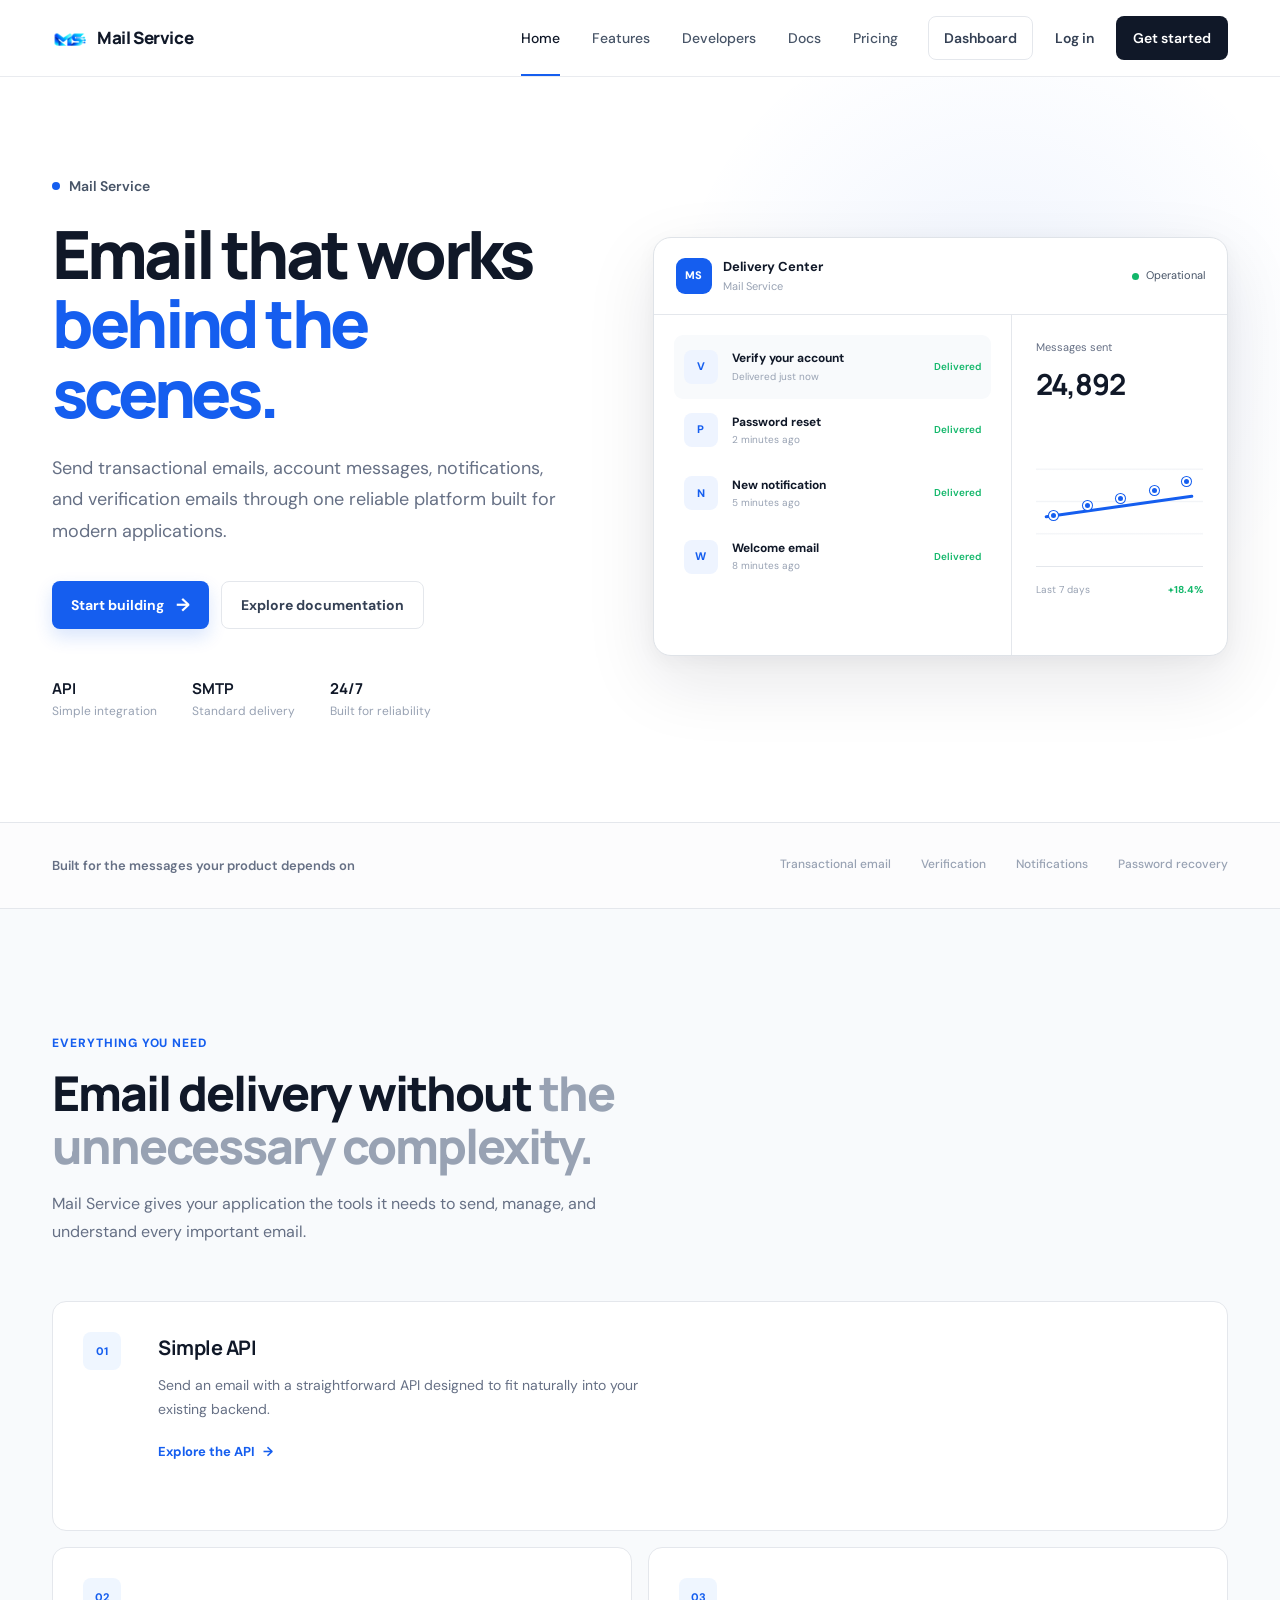
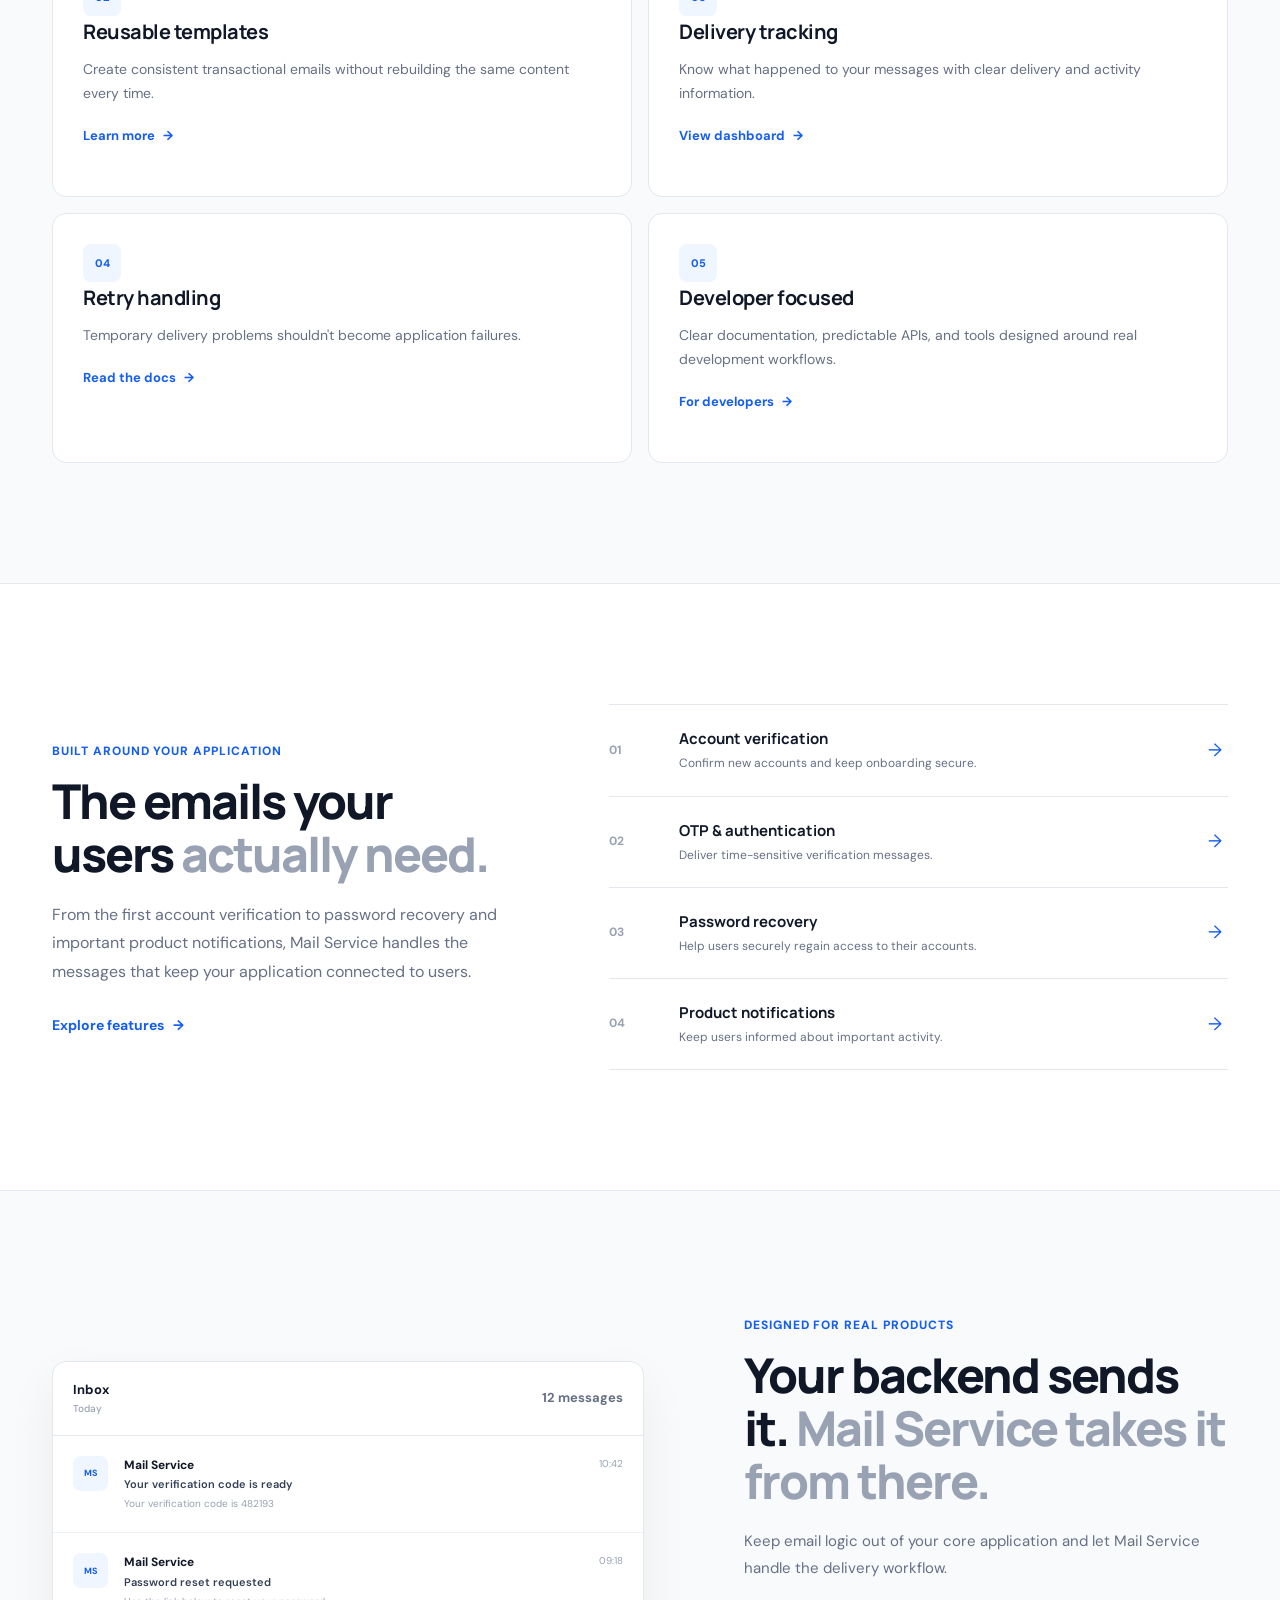
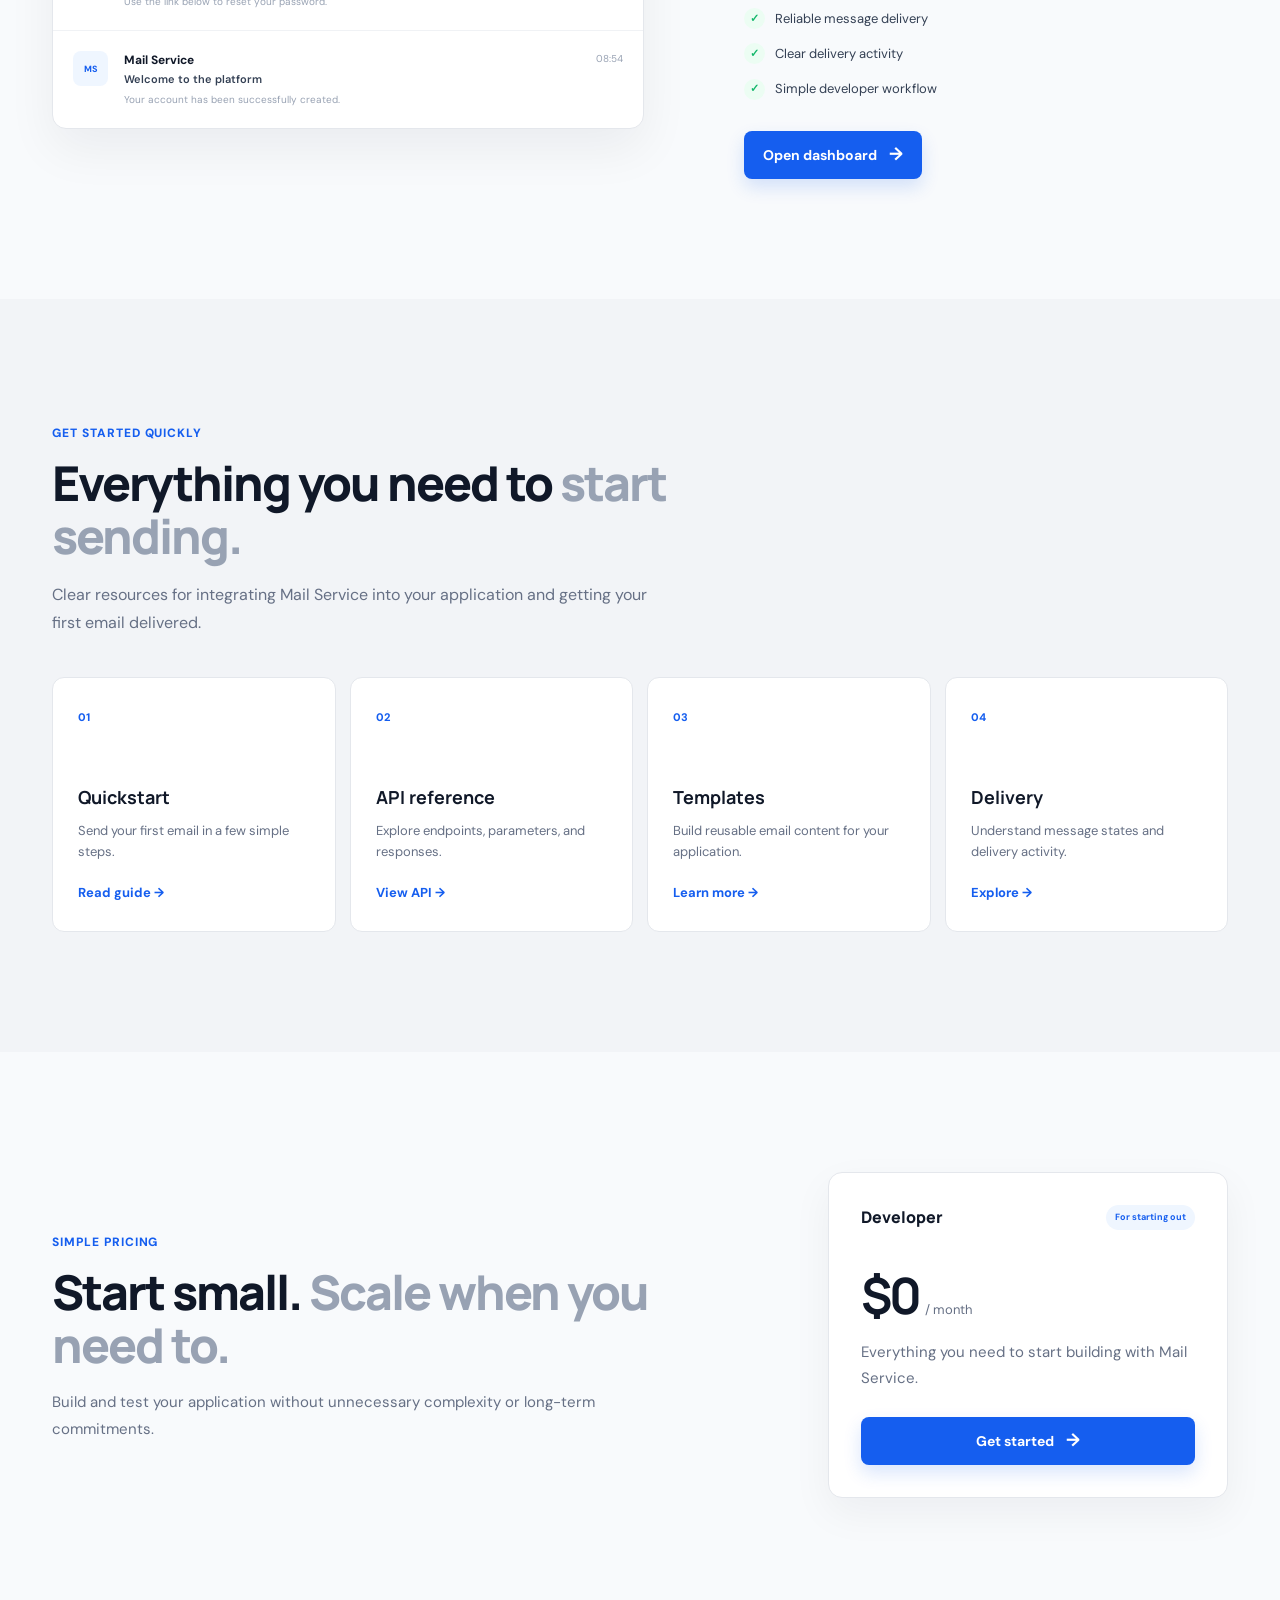
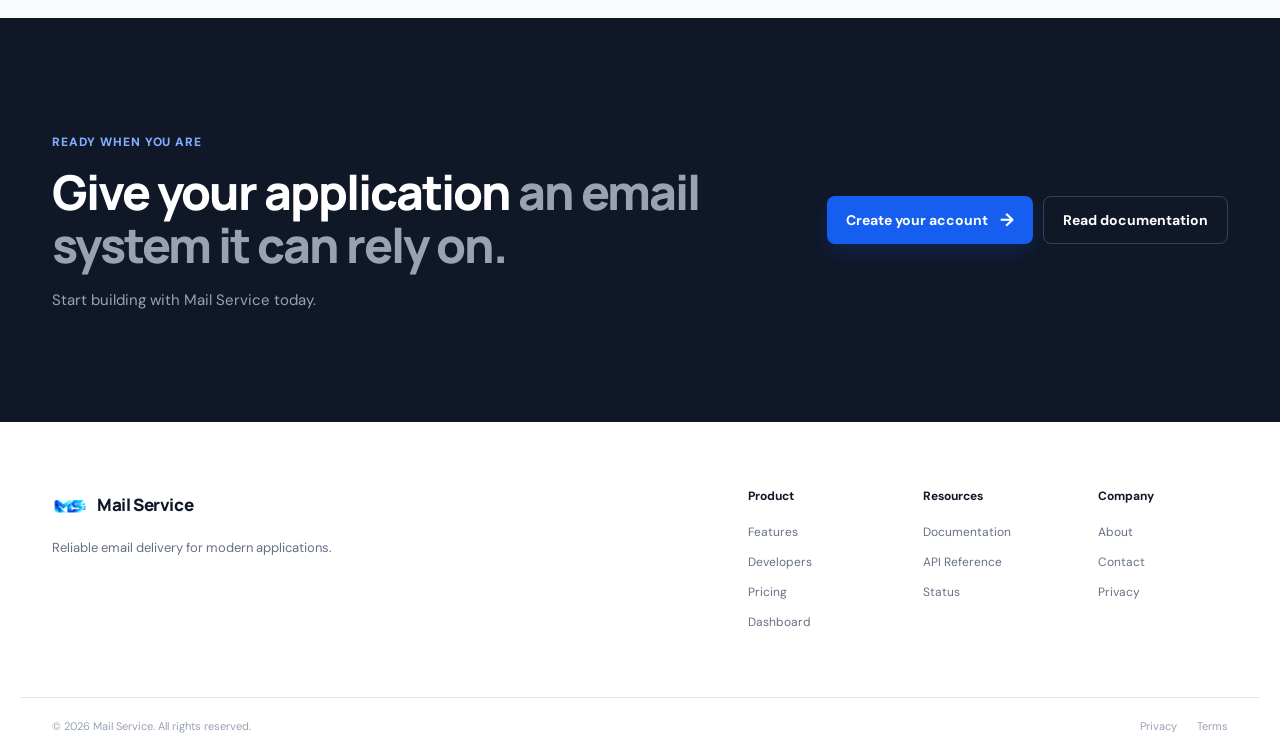
<file: index.html>
<!DOCTYPE html>
<html lang="en">
<head>
    <meta charset="UTF-8">
    <meta name="viewport" content="width=device-width, initial-scale=1.0">
    <title>Mail Service — Email that works behind the scenes</title>
    <link rel="stylesheet" href="style.css">
</head>
<body>

    <header class="navbar">
        <div class="nav-container">

            <a href="index.html" class="brand">
                <img src="images/logo.png" alt="Mail Service">
                <span>Mail Service</span>
            </a>

            <nav class="nav-links">
                <a href="index.html" class="active">Home</a>
                <a href="features.html">Features</a>
                <a href="developers.html">Developers</a>
                <a href="docs.html">Docs</a>
                <a href="pricing.html">Pricing</a>
            </nav>

            <div class="nav-actions">
                <a href="dashboard.html" class="dashboard-btn">Dashboard</a>
                <a href="login.html" class="login-link">Log in</a>
                <a href="register.html" class="register-btn">Get started</a>
            </div>

        </div>
    </header>


    <main>

        <section class="hero">
            <div class="hero-container">

                <div class="hero-content">

                    <div class="hero-brand">
                        <span class="brand-dot"></span>
                        <span>Mail Service</span>
                    </div>

                    <h1>
                        Email that works
                        <span>behind the scenes.</span>
                    </h1>

                    <p>
                        Send transactional emails, account messages, notifications,
                        and verification emails through one reliable platform built
                        for modern applications.
                    </p>

                    <div class="hero-actions">
                        <a href="register.html" class="primary-btn">
                            Start building
                            <span>→</span>
                        </a>

                        <a href="docs.html" class="secondary-btn">
                            Explore documentation
                        </a>
                    </div>

                    <div class="hero-stats">
                        <div class="stat">
                            <strong>API</strong>
                            <span>Simple integration</span>
                        </div>

                        <div class="stat">
                            <strong>SMTP</strong>
                            <span>Standard delivery</span>
                        </div>

                        <div class="stat">
                            <strong>24/7</strong>
                            <span>Built for reliability</span>
                        </div>
                    </div>

                </div>


                <div class="hero-visual">

                    <div class="dashboard-window">

                        <div class="window-header">
                            <div class="window-title">
                                <div class="window-logo">MS</div>
                                <div>
                                    <strong>Delivery Center</strong>
                                    <span>Mail Service</span>
                                </div>
                            </div>

                            <div class="window-status">
                                <span></span>
                                Operational
                            </div>
                        </div>


                        <div class="window-body">

                            <div class="message-list">

                                <div class="message active-message">
                                    <div class="message-icon">V</div>

                                    <div class="message-info">
                                        <strong>Verify your account</strong>
                                        <span>Delivered just now</span>
                                    </div>

                                    <div class="message-status">Delivered</div>
                                </div>

                                <div class="message">
                                    <div class="message-icon">P</div>

                                    <div class="message-info">
                                        <strong>Password reset</strong>
                                        <span>2 minutes ago</span>
                                    </div>

                                    <div class="message-status">Delivered</div>
                                </div>

                                <div class="message">
                                    <div class="message-icon">N</div>

                                    <div class="message-info">
                                        <strong>New notification</strong>
                                        <span>5 minutes ago</span>
                                    </div>

                                    <div class="message-status">Delivered</div>
                                </div>

                                <div class="message">
                                    <div class="message-icon">W</div>

                                    <div class="message-info">
                                        <strong>Welcome email</strong>
                                        <span>8 minutes ago</span>
                                    </div>

                                    <div class="message-status">Delivered</div>
                                </div>

                            </div>


                            <div class="delivery-summary">

                                <div class="summary-header">
                                    <span>Messages sent</span>
                                    <strong>24,892</strong>
                                </div>

                                <div class="delivery-chart">
                                    <div class="chart-line"></div>
                                    <div class="chart-point point-one"></div>
                                    <div class="chart-point point-two"></div>
                                    <div class="chart-point point-three"></div>
                                    <div class="chart-point point-four"></div>
                                    <div class="chart-point point-five"></div>
                                </div>

                                <div class="summary-footer">
                                    <span>Last 7 days</span>
                                    <strong>+18.4%</strong>
                                </div>

                            </div>

                        </div>

                    </div>

                </div>

            </div>
        </section>


        <section class="trust-strip">
            <div class="trust-container">

                <div>
                    <span class="trust-label">Built for the messages your product depends on</span>
                </div>

                <div class="trust-items">
                    <span>Transactional email</span>
                    <span>Verification</span>
                    <span>Notifications</span>
                    <span>Password recovery</span>
                </div>

            </div>
        </section>


        <section class="features-section">

            <div class="section-container">

                <div class="section-heading">
                    <span class="section-label">Everything you need</span>

                    <h2>
                        Email delivery without
                        <span>the unnecessary complexity.</span>
                    </h2>

                    <p>
                        Mail Service gives your application the tools it needs
                        to send, manage, and understand every important email.
                    </p>
                </div>


                <div class="features-grid">

                    <article class="feature-card large-card">

                        <div class="feature-icon">01</div>

                        <div>
                            <h3>Simple API</h3>

                            <p>
                                Send an email with a straightforward API designed
                                to fit naturally into your existing backend.
                            </p>

                            <a href="developers.html">
                                Explore the API
                                <span>→</span>
                            </a>
                        </div>

                    </article>


                    <article class="feature-card">

                        <div class="feature-icon">02</div>

                        <h3>Reusable templates</h3>

                        <p>
                            Create consistent transactional emails without
                            rebuilding the same content every time.
                        </p>

                        <a href="features.html">
                            Learn more
                            <span>→</span>
                        </a>

                    </article>


                    <article class="feature-card">

                        <div class="feature-icon">03</div>

                        <h3>Delivery tracking</h3>

                        <p>
                            Know what happened to your messages with clear
                            delivery and activity information.
                        </p>

                        <a href="dashboard.html">
                            View dashboard
                            <span>→</span>
                        </a>

                    </article>


                    <article class="feature-card">

                        <div class="feature-icon">04</div>

                        <h3>Retry handling</h3>

                        <p>
                            Temporary delivery problems shouldn't become
                            application failures.
                        </p>

                        <a href="docs.html">
                            Read the docs
                            <span>→</span>
                        </a>

                    </article>


                    <article class="feature-card">

                        <div class="feature-icon">05</div>

                        <h3>Developer focused</h3>

                        <p>
                            Clear documentation, predictable APIs, and tools
                            designed around real development workflows.
                        </p>

                        <a href="developers.html">
                            For developers
                            <span>→</span>
                        </a>

                    </article>

                </div>

            </div>

        </section>


        <section class="use-cases">

            <div class="section-container">

                <div class="use-case-content">

                    <span class="section-label">Built around your application</span>

                    <h2>
                        The emails your users
                        <span>actually need.</span>
                    </h2>

                    <p>
                        From the first account verification to password recovery
                        and important product notifications, Mail Service handles
                        the messages that keep your application connected to users.
                    </p>

                    <a href="features.html" class="text-btn">
                        Explore features
                        <span>→</span>
                    </a>

                </div>


                <div class="use-case-list">

                    <a href="features.html" class="use-case-item">
                        <div class="use-case-number">01</div>

                        <div>
                            <h3>Account verification</h3>
                            <p>Confirm new accounts and keep onboarding secure.</p>
                        </div>

                        <span>→</span>
                    </a>


                    <a href="features.html" class="use-case-item">
                        <div class="use-case-number">02</div>

                        <div>
                            <h3>OTP & authentication</h3>
                            <p>Deliver time-sensitive verification messages.</p>
                        </div>

                        <span>→</span>
                    </a>


                    <a href="features.html" class="use-case-item">
                        <div class="use-case-number">03</div>

                        <div>
                            <h3>Password recovery</h3>
                            <p>Help users securely regain access to their accounts.</p>
                        </div>

                        <span>→</span>
                    </a>


                    <a href="features.html" class="use-case-item">
                        <div class="use-case-number">04</div>

                        <div>
                            <h3>Product notifications</h3>
                            <p>Keep users informed about important activity.</p>
                        </div>

                        <span>→</span>
                    </a>

                </div>

            </div>

        </section>


        <section class="inbox-section">

            <div class="section-container inbox-container">

                <div class="inbox-preview">

                    <div class="inbox-top">
                        <div>
                            <span>Inbox</span>
                            <strong>Today</strong>
                        </div>

                        <span class="inbox-count">12 messages</span>
                    </div>


                    <div class="email-preview">

                        <div class="sender-avatar">MS</div>

                        <div class="email-content">
                            <strong>Mail Service</strong>
                            <span>Your verification code is ready</span>
                            <p>Your verification code is 482193</p>
                        </div>

                        <span class="email-time">10:42</span>

                    </div>


                    <div class="email-preview">

                        <div class="sender-avatar">MS</div>

                        <div class="email-content">
                            <strong>Mail Service</strong>
                            <span>Password reset requested</span>
                            <p>Use the link below to reset your password.</p>
                        </div>

                        <span class="email-time">09:18</span>

                    </div>


                    <div class="email-preview">

                        <div class="sender-avatar">MS</div>

                        <div class="email-content">
                            <strong>Mail Service</strong>
                            <span>Welcome to the platform</span>
                            <p>Your account has been successfully created.</p>
                        </div>

                        <span class="email-time">08:54</span>

                    </div>

                </div>


                <div class="inbox-content">

                    <span class="section-label">Designed for real products</span>

                    <h2>
                        Your backend sends it.
                        <span>Mail Service takes it from there.</span>
                    </h2>

                    <p>
                        Keep email logic out of your core application and let
                        Mail Service handle the delivery workflow.
                    </p>

                    <div class="inbox-points">

                        <div>
                            <span>✓</span>
                            <p>Reliable message delivery</p>
                        </div>

                        <div>
                            <span>✓</span>
                            <p>Clear delivery activity</p>
                        </div>

                        <div>
                            <span>✓</span>
                            <p>Simple developer workflow</p>
                        </div>

                    </div>

                    <a href="dashboard.html" class="primary-btn">
                        Open dashboard
                        <span>→</span>
                    </a>

                </div>

            </div>

        </section>


        <section class="docs-section">

            <div class="section-container">

                <div class="section-heading docs-heading">

                    <span class="section-label">Get started quickly</span>

                    <h2>
                        Everything you need to
                        <span>start sending.</span>
                    </h2>

                    <p>
                        Clear resources for integrating Mail Service into your
                        application and getting your first email delivered.
                    </p>

                </div>


                <div class="docs-grid">

                    <a href="docs.html" class="doc-card">
                        <span class="doc-number">01</span>
                        <h3>Quickstart</h3>
                        <p>Send your first email in a few simple steps.</p>
                        <span class="doc-link">Read guide →</span>
                    </a>


                    <a href="api.html" class="doc-card">
                        <span class="doc-number">02</span>
                        <h3>API reference</h3>
                        <p>Explore endpoints, parameters, and responses.</p>
                        <span class="doc-link">View API →</span>
                    </a>


                    <a href="docs.html" class="doc-card">
                        <span class="doc-number">03</span>
                        <h3>Templates</h3>
                        <p>Build reusable email content for your application.</p>
                        <span class="doc-link">Learn more →</span>
                    </a>


                    <a href="docs.html" class="doc-card">
                        <span class="doc-number">04</span>
                        <h3>Delivery</h3>
                        <p>Understand message states and delivery activity.</p>
                        <span class="doc-link">Explore →</span>
                    </a>

                </div>

            </div>

        </section>


        <section class="pricing-preview">

            <div class="section-container pricing-container">

                <div>
                    <span class="section-label">Simple pricing</span>

                    <h2>
                        Start small.
                        <span>Scale when you need to.</span>
                    </h2>

                    <p>
                        Build and test your application without unnecessary
                        complexity or long-term commitments.
                    </p>
                </div>


                <div class="price-card">

                    <div class="price-top">
                        <span>Developer</span>
                        <span class="price-badge">For starting out</span>
                    </div>

                    <div class="price">
                        <strong>$0</strong>
                        <span>/ month</span>
                    </div>

                    <p>
                        Everything you need to start building with Mail Service.
                    </p>

                    <a href="register.html" class="primary-btn">
                        Get started
                        <span>→</span>
                    </a>

                </div>

            </div>

        </section>


        <section class="final-cta">

            <div class="cta-container">

                <div>
                    <span class="section-label">Ready when you are</span>

                    <h2>
                        Give your application
                        <span>an email system it can rely on.</span>
                    </h2>

                    <p>
                        Start building with Mail Service today.
                    </p>
                </div>

                <div class="cta-actions">
                    <a href="register.html" class="primary-btn">
                        Create your account
                        <span>→</span>
                    </a>

                    <a href="docs.html" class="secondary-btn">
                        Read documentation
                    </a>
                </div>

            </div>

        </section>

    </main>


    <footer class="footer">

        <div class="footer-container">

            <div class="footer-brand">

                <a href="index.html" class="brand">
                    <img src="images/logo.png" alt="Mail Service">
                    <span>Mail Service</span>
                </a>

                <p>
                    Reliable email delivery for modern applications.
                </p>

            </div>


            <div class="footer-links">

                <div>
                    <strong>Product</strong>
                    <a href="features.html">Features</a>
                    <a href="developers.html">Developers</a>
                    <a href="pricing.html">Pricing</a>
                    <a href="dashboard.html">Dashboard</a>
                </div>


                <div>
                    <strong>Resources</strong>
                    <a href="docs.html">Documentation</a>
                    <a href="api.html">API Reference</a>
                    <a href="status.html">Status</a>
                </div>


                <div>
                    <strong>Company</strong>
                    <a href="about.html">About</a>
                    <a href="contact.html">Contact</a>
                    <a href="privacy.html">Privacy</a>
                </div>

            </div>

        </div>


        <div class="footer-bottom">

            <span>© 2026 Mail Service. All rights reserved.</span>

            <div>
                <a href="privacy.html">Privacy</a>
                <a href="terms.html">Terms</a>
            </div>

        </div>

    </footer>

</body>
</html>
</file>
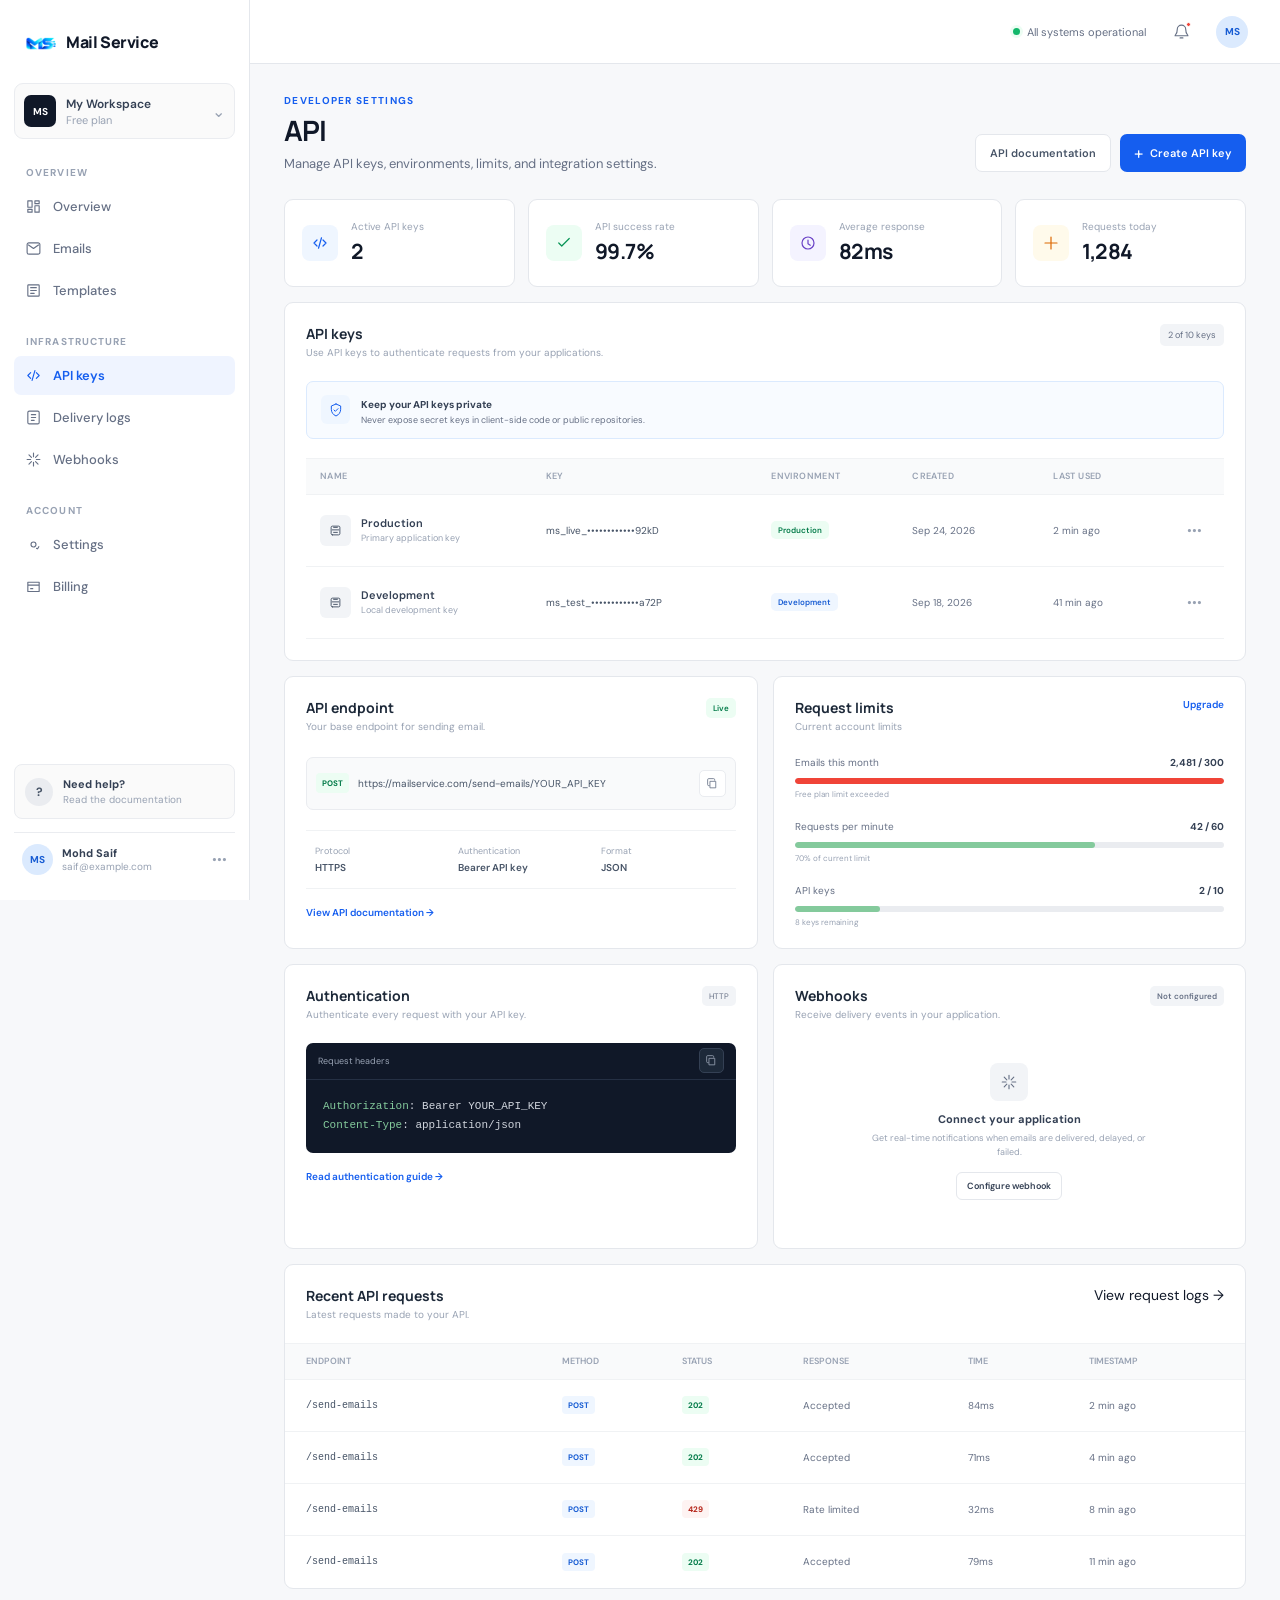
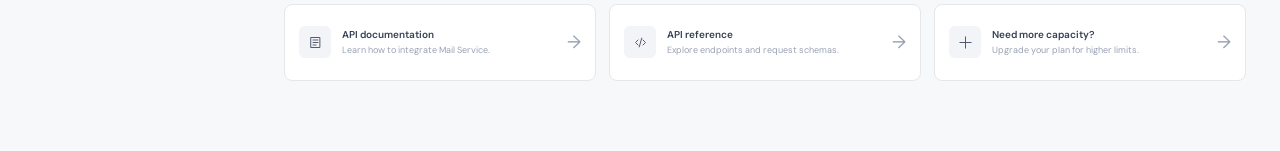
<file: api.html>
<!DOCTYPE html>
<html lang="en">
<head>
    <meta charset="UTF-8">
    <meta name="viewport" content="width=device-width, initial-scale=1.0">
    <title>API — Mail Service</title>
    <link rel="stylesheet" href="api.css">
</head>
<body>

<div class="dashboard">

    <aside class="sidebar">

        <div class="sidebar-top">

            <a href="index.html" class="brand">
                <img src="images/logo.png" alt="Mail Service">
                <span>Mail Service</span>
            </a>

            <div class="workspace">

                <div class="workspace-icon">MS</div>

                <div class="workspace-info">
                    <strong>My Workspace</strong>
                    <span>Free plan</span>
                </div>

                <span class="workspace-arrow">⌄</span>

            </div>

            <nav class="sidebar-nav">

                <div class="nav-section">

                    <span class="nav-label">Overview</span>

                    <a href="dashboard.html" class="sidebar-link">
                        <span class="nav-icon">
                            <svg viewBox="0 0 24 24">
                                <path d="M4 13h6V4H4v9Zm0 7h6v-4H4v4Zm10 0h6v-9h-6v9Zm0-16v4h6V4h-6Z"/>
                            </svg>
                        </span>
                        Overview
                    </a>

                    <a href="emails.html" class="sidebar-link">
                        <span class="nav-icon">
                            <svg viewBox="0 0 24 24">
                                <path d="M3 6.5A2.5 2.5 0 0 1 5.5 4h13A2.5 2.5 0 0 1 21 6.5v11a2.5 2.5 0 0 1-2.5 2.5h-13A2.5 2.5 0 0 1 3 17.5v-11ZM5 7l7 5 7-5"/>
                            </svg>
                        </span>
                        Emails
                    </a>

                    <a href="templates.html" class="sidebar-link">
                        <span class="nav-icon">
                            <svg viewBox="0 0 24 24">
                                <path d="M5 4h14a1 1 0 0 1 1 1v14a1 1 0 0 1-1 1H5a1 1 0 0 1-1-1V5a1 1 0 0 1 1-1Zm3 4h8M8 12h8M8 16h5"/>
                            </svg>
                        </span>
                        Templates
                    </a>

                </div>

                <div class="nav-section">

                    <span class="nav-label">Infrastructure</span>

                    <a href="api.html" class="sidebar-link active">
                        <span class="nav-icon">
                            <svg viewBox="0 0 24 24">
                                <path d="m8 8-4 4 4 4M16 8l4 4-4 4M14 5l-4 14"/>
                            </svg>
                        </span>
                        API keys
                    </a>

                    <a href="logs.html" class="sidebar-link">
                        <span class="nav-icon">
                            <svg viewBox="0 0 24 24">
                                <path d="M6 3h12a2 2 0 0 1 2 2v14a2 2 0 0 1-2 2H6a2 2 0 0 1-2-2V5a2 2 0 0 1 2-2Zm3 5h6M9 12h6M9 16h4"/>
                            </svg>
                        </span>
                        Delivery logs
                    </a>

                    <a href="webhooks.html" class="sidebar-link">
                        <span class="nav-icon">
                            <svg viewBox="0 0 24 24">
                                <path d="M12 3v5M12 16v5M3 12h5M16 12h5M5.6 5.6l3.5 3.5M14.9 14.9l3.5 3.5M18.4 5.6l-3.5 3.5M9.1 14.9l-3.5 3.5"/>
                            </svg>
                        </span>
                        Webhooks
                    </a>

                </div>

                <div class="nav-section">

                    <span class="nav-label">Account</span>

                    <a href="settings.html" class="sidebar-link">
                        <span class="nav-icon">
                            <svg viewBox="0 0 24 24">
                                <path d="M12 15.5a3.5 3.5 0 1 0 0-7 3.5 3.5 0 0 0 0 7Z"/>
                                <path d="m19.4 15 .1.1-1.7 3-1.5-.6-1.2a7.9 7.9 0 0 1-2.1 1.2l-.2 1.6H10l-.2-1.6a7.9 7.9 0 0 1-2.1-1.2l-1.5.6-1.7-3 1.3-1a8 8 0 0 1 0-2.4l-1.3-1 1.7-3 1.5.6A7.9 7.9 0 0 1 9.8 7L10 5.4h4L14.2 7a7.9 7.9 0 0 1 2.1 1.2l1.5-.6 1.7-.6 1.7 3-1.3 1a8 8 0 0 1 0 2.4l1.2 1Z"/>
                            </svg>
                        </span>
                        Settings
                    </a>

                    <a href="billing.html" class="sidebar-link">
                        <span class="nav-icon">
                            <svg viewBox="0 0 24 24">
                                <path d="M4 6h16v13H4zM4 10h16M8 15h3"/>
                            </svg>
                        </span>
                        Billing
                    </a>

                </div>

            </nav>

        </div>

        <div class="sidebar-bottom">

            <a href="docs.html" class="help-card">

                <div class="help-icon">?</div>

                <div>
                    <strong>Need help?</strong>
                    <span>Read the documentation</span>
                </div>

            </a>

            <div class="user-card">

                <div class="avatar">MS</div>

                <div class="user-info">
                    <strong>Mohd Saif</strong>
                    <span>saif@example.com</span>
                </div>

                <button class="more-button">•••</button>

            </div>

        </div>

    </aside>

    <main class="main-content">

        <header class="topbar">

            <div class="mobile-brand">
                <img src="images/logo.png" alt="Mail Service">
                <span>Mail Service</span>
            </div>

            <div class="topbar-right">

                <a href="status.html" class="system-status">
                    <span class="status-dot"></span>
                    All systems operational
                </a>

                <button class="notification-button">

                    <svg viewBox="0 0 24 24">
                        <path d="M18 9a6 6 0 0 0-12 0c0 7-3 7-3 9h18c0-2-3-2-3-9ZM10 21h4"/>
                    </svg>

                    <span></span>

                </button>

                <div class="top-avatar">MS</div>

            </div>

        </header>

        <div class="content">

            <section class="page-header">

                <div>

                    <span class="page-kicker">DEVELOPER SETTINGS</span>

                    <h1>API</h1>

                    <p>
                        Manage API keys, environments, limits, and integration settings.
                    </p>

                </div>

                <div class="header-actions">

                    <a href="docs.html" class="secondary-button">
                        API documentation
                    </a>

                    <button class="primary-button">
                        <span>+</span>
                        Create API key
                    </button>

                </div>

            </section>

            <section class="overview-grid">

                <article class="overview-card">

                    <div class="overview-icon blue">
                        <svg viewBox="0 0 24 24">
                            <path d="m8 8-4 4 4 4M16 8l4 4-4 4M14 5l-4 14"/>
                        </svg>
                    </div>

                    <div>
                        <span>Active API keys</span>
                        <strong>2</strong>
                    </div>

                </article>

                <article class="overview-card">

                    <div class="overview-icon green">
                        <svg viewBox="0 0 24 24">
                            <path d="m5 12 4 4L19 6"/>
                        </svg>
                    </div>

                    <div>
                        <span>API success rate</span>
                        <strong>99.7%</strong>
                    </div>

                </article>

                <article class="overview-card">

                    <div class="overview-icon purple">
                        <svg viewBox="0 0 24 24">
                            <circle cx="12" cy="12" r="8"/>
                            <path d="M12 8v5l3 2"/>
                        </svg>
                    </div>

                    <div>
                        <span>Average response</span>
                        <strong>82ms</strong>
                    </div>

                </article>

                <article class="overview-card">

                    <div class="overview-icon orange">
                        <svg viewBox="0 0 24 24">
                            <path d="M4 12h16M12 4v16"/>
                        </svg>
                    </div>

                    <div>
                        <span>Requests today</span>
                        <strong>1,284</strong>
                    </div>

                </article>

            </section>

            <section class="panel api-keys-panel">

                <div class="panel-header">

                    <div>
                        <h2>API keys</h2>
                        <p>
                            Use API keys to authenticate requests from your applications.
                        </p>
                    </div>

                    <span class="key-count">2 of 10 keys</span>

                </div>

                <div class="security-note">

                    <div class="security-icon">
                        <svg viewBox="0 0 24 24">
                            <path d="M12 3 5 6v5c0 4.5 2.8 8.2 7 10 4.2-1.8 7-5.5 7-10V6l-7-3Z"/>
                            <path d="m9 12 2 2 4-4"/>
                        </svg>
                    </div>

                    <div>
                        <strong>Keep your API keys private</strong>
                        <p>
                            Never expose secret keys in client-side code or public repositories.
                        </p>
                    </div>

                </div>

                <div class="keys-table">

                    <div class="table-head">
                        <span>Name</span>
                        <span>Key</span>
                        <span>Environment</span>
                        <span>Created</span>
                        <span>Last used</span>
                        <span></span>
                    </div>

                    <div class="key-row">

                        <div class="key-name">
                            <div class="key-icon">
                                <svg viewBox="0 0 24 24">
                                    <path d="M7 11h10M9 7h6M9 15h6M7 19h10a2 2 0 0 0 2-2V7a2 2 0 0 0-2-2H7a2 2 0 0 0-2 2v10a2 2 0 0 0 2 2Z"/>
                                </svg>
                            </div>

                            <div>
                                <strong>Production</strong>
                                <span>Primary application key</span>
                            </div>
                        </div>

                        <code>ms_live_••••••••••••92kD</code>

                        <span class="environment production">
                            Production
                        </span>

                        <span>Sep 24, 2026</span>

                        <span>2 min ago</span>

                        <button class="row-menu">•••</button>

                    </div>

                    <div class="key-row">

                        <div class="key-name">

                            <div class="key-icon">
                                <svg viewBox="0 0 24 24">
                                    <path d="M7 11h10M9 7h6M9 15h6M7 19h10a2 2 0 0 0 2-2V7a2 2 0 0 0-2-2H7a2 2 0 0 0-2 2v10a2 2 0 0 0 2 2Z"/>
                                </svg>
                            </div>

                            <div>
                                <strong>Development</strong>
                                <span>Local development key</span>
                            </div>

                        </div>

                        <code>ms_test_••••••••••••a72P</code>

                        <span class="environment development">
                            Development
                        </span>

                        <span>Sep 18, 2026</span>

                        <span>41 min ago</span>

                        <button class="row-menu">•••</button>

                    </div>

                </div>

            </section>

            <section class="two-column">

                <article class="panel endpoint-panel">

                    <div class="panel-header">

                        <div>
                            <h2>API endpoint</h2>
                            <p>Your base endpoint for sending email.</p>
                        </div>

                        <span class="live-badge">
                            Live
                        </span>

                    </div>

                    <div class="endpoint-box">

                        <div class="method">POST</div>

                        <code>https://mailservice.com/send-emails/YOUR_API_KEY</code>

                        <button class="copy-button">
                            <svg viewBox="0 0 24 24">
                                <path d="M8 8h10v12H8zM6 16H5a2 2 0 0 1-2-2V5a2 2 0 0 1 2-2h9a2 2 0 0 1 2 2v1"/>
                            </svg>
                        </button>

                    </div>

                    <div class="endpoint-details">

                        <div>
                            <span>Protocol</span>
                            <strong>HTTPS</strong>
                        </div>

                        <div>
                            <span>Authentication</span>
                            <strong>Bearer API key</strong>
                        </div>

                        <div>
                            <span>Format</span>
                            <strong>JSON</strong>
                        </div>

                    </div>

                    <a href="docs.html" class="text-link">
                        View API documentation →
                    </a>

                </article>

                <article class="panel usage-panel">

                    <div class="panel-header">

                        <div>
                            <h2>Request limits</h2>
                            <p>Current account limits</p>
                        </div>

                        <a href="billing.html" class="upgrade-link">
                            Upgrade
                        </a>

                    </div>

                    <div class="limit-item">

                        <div class="limit-header">
                            <span>Emails this month</span>
                            <strong>2,481 / 300</strong>
                        </div>

                        <div class="limit-bar">
                            <span class="over-limit"></span>
                        </div>

                        <small>Free plan limit exceeded</small>

                    </div>

                    <div class="limit-item">

                        <div class="limit-header">
                            <span>Requests per minute</span>
                            <strong>42 / 60</strong>
                        </div>

                        <div class="limit-bar">
                            <span style="width: 70%"></span>
                        </div>

                        <small>70% of current limit</small>

                    </div>

                    <div class="limit-item">

                        <div class="limit-header">
                            <span>API keys</span>
                            <strong>2 / 10</strong>
                        </div>

                        <div class="limit-bar">
                            <span style="width: 20%"></span>
                        </div>

                        <small>8 keys remaining</small>

                    </div>

                </article>

            </section>

            <section class="two-column">

                <article class="panel code-panel">

                    <div class="panel-header">

                        <div>
                            <h2>Authentication</h2>
                            <p>Authenticate every request with your API key.</p>
                        </div>

                        <span class="code-language">
                            HTTP
                        </span>

                    </div>

                    <div class="code-block">

                        <div class="code-top">
                            <span>Request headers</span>

                            <button class="copy-button">
                                <svg viewBox="0 0 24 24">
                                    <path d="M8 8h10v12H8zM6 16H5a2 2 0 0 1-2-2V5a2 2 0 0 1 2-2h9a2 2 0 0 1 2 2v1"/>
                                </svg>
                            </button>
                        </div>

<pre><span class="code-key">Authorization</span>: Bearer YOUR_API_KEY
<span class="code-key">Content-Type</span>: application/json</pre>

                    </div>

                    <a href="docs.html" class="text-link">
                        Read authentication guide →
                    </a>

                </article>

                <article class="panel webhook-panel">

                    <div class="panel-header">

                        <div>
                            <h2>Webhooks</h2>
                            <p>Receive delivery events in your application.</p>
                        </div>

                        <span class="disabled-badge">
                            Not configured
                        </span>

                    </div>

                    <div class="webhook-empty">

                        <div class="webhook-icon">
                            <svg viewBox="0 0 24 24">
                                <path d="M12 3v5M12 16v5M3 12h5M16 12h5M5.6 5.6l3.5 3.5M14.9 14.9l3.5 3.5M18.4 5.6l-3.5 3.5M9.1 14.9l-3.5 3.5"/>
                            </svg>
                        </div>

                        <strong>Connect your application</strong>

                        <p>
                            Get real-time notifications when emails are
                            delivered, delayed, or failed.
                        </p>

                        <a href="webhooks.html" class="configure-button">
                            Configure webhook
                        </a>

                    </div>

                </article>

            </section>

            <section class="panel requests-panel">

                <div class="panel-header">

                    <div>
                        <h2>Recent API requests</h2>
                        <p>Latest requests made to your API.</p>
                    </div>

                    <a href="logs.html" class="panel-link">
                        View request logs →
                    </a>

                </div>

                <div class="requests-table">

                    <div class="request-head">
                        <span>Endpoint</span>
                        <span>Method</span>
                        <span>Status</span>
                        <span>Response</span>
                        <span>Time</span>
                        <span>Timestamp</span>
                    </div>

                    <div class="request-row">

                        <code>/send-emails</code>

                        <span class="method-pill">
                            POST
                        </span>

                        <span class="request-status success">
                            202
                        </span>

                        <span>Accepted</span>

                        <span>84ms</span>

                        <span>2 min ago</span>

                    </div>

                    <div class="request-row">

                        <code>/send-emails</code>

                        <span class="method-pill">
                            POST
                        </span>

                        <span class="request-status success">
                            202
                        </span>

                        <span>Accepted</span>

                        <span>71ms</span>

                        <span>4 min ago</span>

                    </div>

                    <div class="request-row">

                        <code>/send-emails</code>

                        <span class="method-pill">
                            POST
                        </span>

                        <span class="request-status error">
                            429
                        </span>

                        <span>Rate limited</span>

                        <span>32ms</span>

                        <span>8 min ago</span>

                    </div>

                    <div class="request-row">

                        <code>/send-emails</code>

                        <span class="method-pill">
                            POST
                        </span>

                        <span class="request-status success">
                            202
                        </span>

                        <span>Accepted</span>

                        <span>79ms</span>

                        <span>11 min ago</span>

                    </div>

                </div>

            </section>

            <section class="resources">

                <div class="resource-card">

                    <div class="resource-icon">
                        <svg viewBox="0 0 24 24">
                            <path d="M5 4h14v16H5zM8 8h8M8 12h8M8 16h5"/>
                        </svg>
                    </div>

                    <div>
                        <strong>API documentation</strong>
                        <span>Learn how to integrate Mail Service.</span>
                    </div>

                    <a href="docs.html">→</a>

                </div>

                <div class="resource-card">

                    <div class="resource-icon">
                        <svg viewBox="0 0 24 24">
                            <path d="m8 8-4 4 4 4M16 8l4 4-4 4M14 5l-4 14"/>
                        </svg>
                    </div>

                    <div>
                        <strong>API reference</strong>
                        <span>Explore endpoints and request schemas.</span>
                    </div>

                    <a href="api-reference.html">→</a>

                </div>

                <div class="resource-card">

                    <div class="resource-icon">
                        <svg viewBox="0 0 24 24">
                            <path d="M12 3v18M3 12h18"/>
                        </svg>
                    </div>

                    <div>
                        <strong>Need more capacity?</strong>
                        <span>Upgrade your plan for higher limits.</span>
                    </div>

                    <a href="billing.html">→</a>

                </div>

            </section>

        </div>

    </main>

</div>

</body>
</html>
</file>
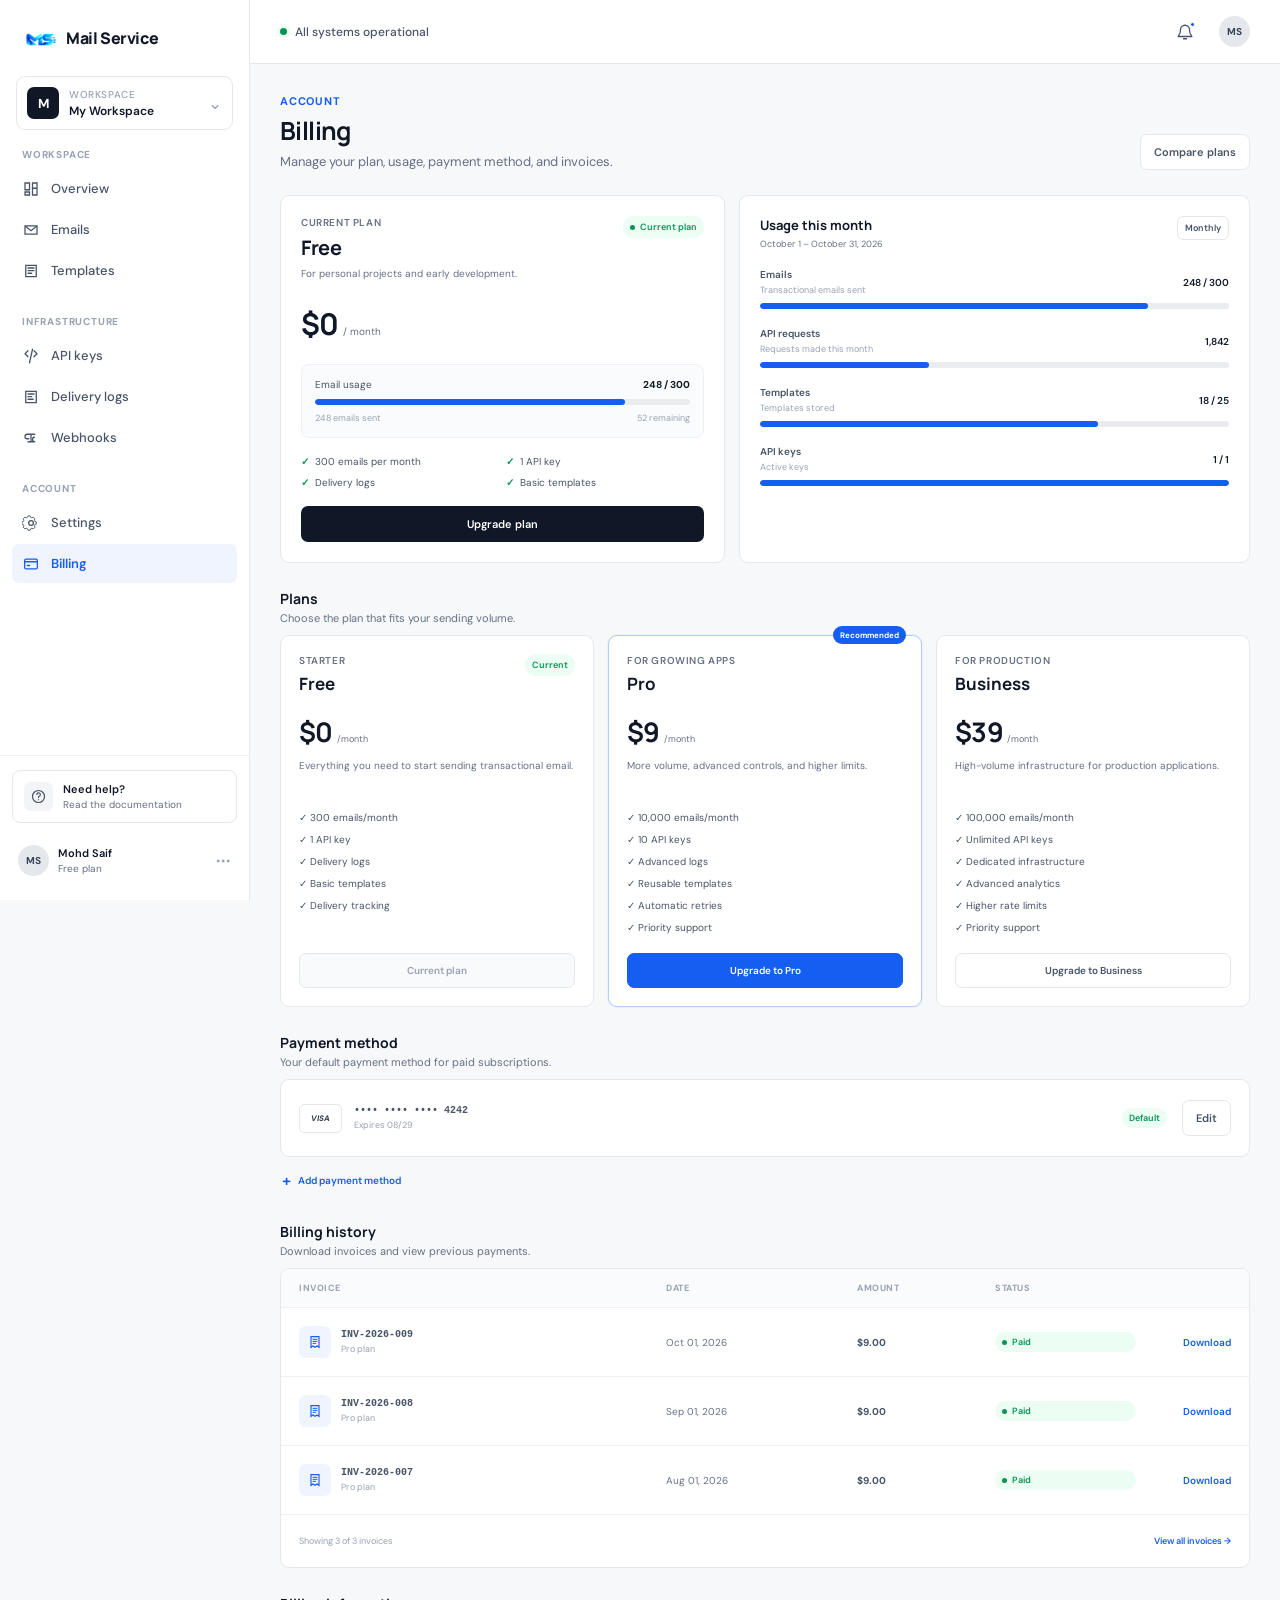
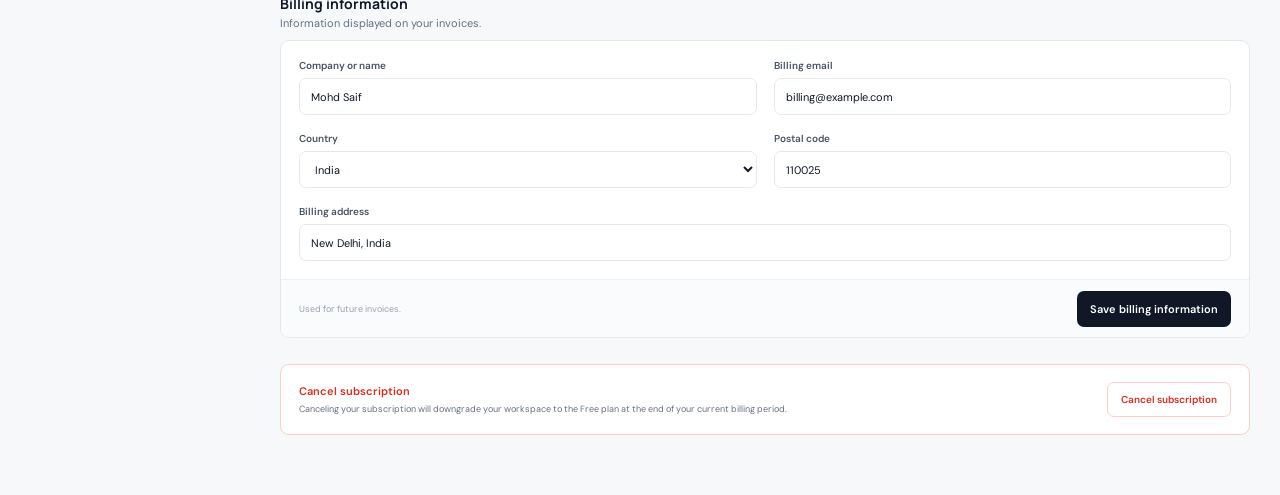
<file: billing.html>
<!DOCTYPE html>
<html lang="en">
<head>
    <meta charset="UTF-8">
    <meta name="viewport" content="width=device-width, initial-scale=1.0">
    <title>Billing - Mail Service</title>
    <link rel="preconnect" href="https://fonts.googleapis.com">
    <link rel="preconnect" href="https://fonts.gstatic.com" crossorigin>
    <link href="https://fonts.googleapis.com/css2?family=DM+Sans:wght@400;500;600;700&family=Manrope:wght@500;600;700;800&display=swap" rel="stylesheet">
    <link rel="stylesheet" href="billing.css">
</head>
<body>

    <aside class="sidebar">
        <div class="sidebar-top">
            <a href="dashboard.html" class="sidebar-brand">
                <img src="images/logo.png" alt="Mail Service">
                <span>Mail Service</span>
            </a>

            <div class="workspace">
                <div class="workspace-icon">M</div>
                <div class="workspace-info">
                    <span class="workspace-label">Workspace</span>
                    <strong>My Workspace</strong>
                </div>
                <span class="workspace-arrow">⌄</span>
            </div>
        </div>

        <nav class="sidebar-nav">
            <div class="nav-section">
                <span class="nav-section-title">Workspace</span>

                <a href="dashboard.html" class="nav-item">
                    <span class="nav-icon">
                        <svg viewBox="0 0 24 24" fill="none">
                            <path d="M4 13h6V4H4v9ZM4 20h6v-4H4v4ZM14 20h6v-9h-6v9ZM14 11h6V4h-6v7Z" stroke="currentColor" stroke-width="1.7"/>
                        </svg>
                    </span>
                    Overview
                </a>

                <a href="emails.html" class="nav-item">
                    <span class="nav-icon">
                        <svg viewBox="0 0 24 24" fill="none">
                            <path d="M4 6.5h16v11H4v-11Z" stroke="currentColor" stroke-width="1.7"/>
                            <path d="m4.5 7 7.5 6 7.5-6" stroke="currentColor" stroke-width="1.7"/>
                        </svg>
                    </span>
                    Emails
                </a>

                <a href="templates.html" class="nav-item">
                    <span class="nav-icon">
                        <svg viewBox="0 0 24 24" fill="none">
                            <path d="M5 4.5h14v15H5v-15Z" stroke="currentColor" stroke-width="1.7"/>
                            <path d="M8 8h8M8 11.5h8M8 15h5" stroke="currentColor" stroke-width="1.7" stroke-linecap="round"/>
                        </svg>
                    </span>
                    Templates
                </a>
            </div>

            <div class="nav-section">
                <span class="nav-section-title">Infrastructure</span>

                <a href="api.html" class="nav-item">
                    <span class="nav-icon">
                        <svg viewBox="0 0 24 24" fill="none">
                            <path d="M8 5 4 9l4 4M16 5l4 4-4 4M14 3l-4 18" stroke="currentColor" stroke-width="1.7" stroke-linecap="round" stroke-linejoin="round"/>
                        </svg>
                    </span>
                    API keys
                </a>

                <a href="logs.html" class="nav-item">
                    <span class="nav-icon">
                        <svg viewBox="0 0 24 24" fill="none">
                            <path d="M5 4.5h14v15H5v-15Z" stroke="currentColor" stroke-width="1.7"/>
                            <path d="M8 8h8M8 11.5h5M8 15h7" stroke="currentColor" stroke-width="1.7" stroke-linecap="round"/>
                        </svg>
                    </span>
                    Delivery logs
                </a>

                <a href="webhooks.html" class="nav-item">
                    <span class="nav-icon">
                        <svg viewBox="0 0 24 24" fill="none">
                            <path d="M8 17h8M7 7h10M12 7v10M7 7a3 3 0 1 0 0 6h2M17 17a3 3 0 1 1 0-6h-2" stroke="currentColor" stroke-width="1.7" stroke-linecap="round"/>
                        </svg>
                    </span>
                    Webhooks
                </a>
            </div>

            <div class="nav-section">
                <span class="nav-section-title">Account</span>

                <a href="settings.html" class="nav-item">
                    <span class="nav-icon">
                        <svg viewBox="0 0 24 24" fill="none">
                            <circle cx="12" cy="12" r="3.2" stroke="currentColor" stroke-width="1.7"/>
                            <path d="M19 13.5v-3l-2-.7a6.4 6.4 0 0 0-.7-1.6l.9-1.9-2.1-2.1-1.9.9a6.4 6.4 0 0 0-1.6-.7L11 2.5H8l-.7 1.9a6.4 6.4 0 0 0-1.6.7l-1.9-.9-2.1 2.1.9 1.9a6.4 6.4 0 0 0-.7 1.6l-2 .7v3l2 .7c.2.6.4 1.1.7 1.6l-.9 1.9 2.1 2.1 1.9-.9c.5.3 1 .5 1.6.7l.7 2h3l.7-2c.6-.2 1.1-.4 1.6-.7l1.9.9 2.1-2.1-.9-1.9c.3-.5.5-1 .7-1.6l2-.7Z" stroke="currentColor" stroke-width="1.2" stroke-linejoin="round"/>
                        </svg>
                    </span>
                    Settings
                </a>

                <a href="billing.html" class="nav-item active">
                    <span class="nav-icon">
                        <svg viewBox="0 0 24 24" fill="none">
                            <rect x="3.5" y="5.5" width="17" height="13" rx="2" stroke="currentColor" stroke-width="1.7"/>
                            <path d="M3.5 9h17M7 14h3" stroke="currentColor" stroke-width="1.7" stroke-linecap="round"/>
                        </svg>
                    </span>
                    Billing
                </a>
            </div>
        </nav>

        <div class="sidebar-bottom">
            <div class="help-card">
                <div class="help-icon">
                    <svg viewBox="0 0 24 24" fill="none">
                        <circle cx="12" cy="12" r="8.5" stroke="currentColor" stroke-width="1.7"/>
                        <path d="M9.8 9.2a2.4 2.4 0 1 1 4.1 1.7c-.9.8-1.9 1.2-1.9 2.5" stroke="currentColor" stroke-width="1.7" stroke-linecap="round"/>
                        <circle cx="12" cy="16.5" r=".8" fill="currentColor"/>
                    </svg>
                </div>
                <div>
                    <strong>Need help?</strong>
                    <span>Read the documentation</span>
                </div>
            </div>

            <div class="user-profile">
                <div class="user-avatar">MS</div>
                <div class="user-info">
                    <strong>Mohd Saif</strong>
                    <span>Free plan</span>
                </div>
                <span class="user-more">•••</span>
            </div>
        </div>
    </aside>

    <main class="main-content">

        <header class="topbar">
            <div class="system-status">
                <span class="status-dot"></span>
                All systems operational
            </div>

            <div class="topbar-actions">
                <button class="icon-button">
                    <svg viewBox="0 0 24 24" fill="none">
                        <path d="M18 9a6 6 0 0 0-12 0c0 7-3 7-3 9h18c0-2-3-2-3-9ZM10 21h4" stroke="currentColor" stroke-width="1.7" stroke-linecap="round"/>
                    </svg>
                    <span class="notification-dot"></span>
                </button>
                <div class="top-avatar">MS</div>
            </div>
        </header>

        <div class="page-content">

            <div class="page-header">
                <div>
                    <span class="page-kicker">Account</span>
                    <h1>Billing</h1>
                    <p>Manage your plan, usage, payment method, and invoices.</p>
                </div>

                <a href="pricing.html" class="secondary-btn">
                    Compare plans
                </a>
            </div>

            <section class="billing-grid">

                <div class="current-plan-card">
                    <div class="plan-header">
                        <div>
                            <span class="plan-label">Current plan</span>
                            <h2>Free</h2>
                            <p>For personal projects and early development.</p>
                        </div>

                        <span class="current-badge">
                            <i></i>
                            Current plan
                        </span>
                    </div>

                    <div class="plan-price">
                        <strong>$0</strong>
                        <span>/ month</span>
                    </div>

                    <div class="usage-summary">
                        <div class="usage-heading">
                            <span>Email usage</span>
                            <strong>248 / 300</strong>
                        </div>

                        <div class="usage-track">
                            <span style="width: 82.7%"></span>
                        </div>

                        <div class="usage-footer">
                            <span>248 emails sent</span>
                            <span>52 remaining</span>
                        </div>
                    </div>

                    <div class="plan-features">
                        <div>
                            <i>✓</i>
                            300 emails per month
                        </div>
                        <div>
                            <i>✓</i>
                            1 API key
                        </div>
                        <div>
                            <i>✓</i>
                            Delivery logs
                        </div>
                        <div>
                            <i>✓</i>
                            Basic templates
                        </div>
                    </div>

                    <a href="pricing.html" class="upgrade-btn">
                        Upgrade plan
                    </a>
                </div>

                <div class="billing-summary-card">
                    <div class="card-heading">
                        <div>
                            <h2>Usage this month</h2>
                            <span>October 1 – October 31, 2026</span>
                        </div>

                        <span class="period-badge">Monthly</span>
                    </div>

                    <div class="usage-list">

                        <div class="usage-item">
                            <div class="usage-item-top">
                                <div>
                                    <strong>Emails</strong>
                                    <span>Transactional emails sent</span>
                                </div>
                                <strong>248 / 300</strong>
                            </div>

                            <div class="mini-progress">
                                <span style="width: 82.7%"></span>
                            </div>
                        </div>

                        <div class="usage-item">
                            <div class="usage-item-top">
                                <div>
                                    <strong>API requests</strong>
                                    <span>Requests made this month</span>
                                </div>
                                <strong>1,842</strong>
                            </div>

                            <div class="mini-progress">
                                <span style="width: 36%"></span>
                            </div>
                        </div>

                        <div class="usage-item">
                            <div class="usage-item-top">
                                <div>
                                    <strong>Templates</strong>
                                    <span>Templates stored</span>
                                </div>
                                <strong>18 / 25</strong>
                            </div>

                            <div class="mini-progress">
                                <span style="width: 72%"></span>
                            </div>
                        </div>

                        <div class="usage-item">
                            <div class="usage-item-top">
                                <div>
                                    <strong>API keys</strong>
                                    <span>Active keys</span>
                                </div>
                                <strong>1 / 1</strong>
                            </div>

                            <div class="mini-progress">
                                <span style="width: 100%"></span>
                            </div>
                        </div>

                    </div>
                </div>

            </section>

            <section class="section">

                <div class="section-heading">
                    <div>
                        <h2>Plans</h2>
                        <p>Choose the plan that fits your sending volume.</p>
                    </div>
                </div>

                <div class="plans-grid">

                    <div class="plan-card">
                        <div class="plan-card-top">
                            <div>
                                <span class="small-label">Starter</span>
                                <h3>Free</h3>
                            </div>
                            <span class="plan-current">Current</span>
                        </div>

                        <div class="price">
                            <strong>$0</strong>
                            <span>/month</span>
                        </div>

                        <p>Everything you need to start sending transactional email.</p>

                        <div class="plan-list">
                            <span>✓ 300 emails/month</span>
                            <span>✓ 1 API key</span>
                            <span>✓ Delivery logs</span>
                            <span>✓ Basic templates</span>
                            <span>✓ Delivery tracking</span>
                        </div>

                        <button class="plan-button disabled">Current plan</button>
                    </div>

                    <div class="plan-card featured">
                        <div class="recommended">Recommended</div>

                        <div class="plan-card-top">
                            <div>
                                <span class="small-label">For growing apps</span>
                                <h3>Pro</h3>
                            </div>
                        </div>

                        <div class="price">
                            <strong>$9</strong>
                            <span>/month</span>
                        </div>

                        <p>More volume, advanced controls, and higher limits.</p>

                        <div class="plan-list">
                            <span>✓ 10,000 emails/month</span>
                            <span>✓ 10 API keys</span>
                            <span>✓ Advanced logs</span>
                            <span>✓ Reusable templates</span>
                            <span>✓ Automatic retries</span>
                            <span>✓ Priority support</span>
                        </div>

                        <button class="plan-button primary">Upgrade to Pro</button>
                    </div>

                    <div class="plan-card">
                        <div class="plan-card-top">
                            <div>
                                <span class="small-label">For production</span>
                                <h3>Business</h3>
                            </div>
                        </div>

                        <div class="price">
                            <strong>$39</strong>
                            <span>/month</span>
                        </div>

                        <p>High-volume infrastructure for production applications.</p>

                        <div class="plan-list">
                            <span>✓ 100,000 emails/month</span>
                            <span>✓ Unlimited API keys</span>
                            <span>✓ Dedicated infrastructure</span>
                            <span>✓ Advanced analytics</span>
                            <span>✓ Higher rate limits</span>
                            <span>✓ Priority support</span>
                        </div>

                        <button class="plan-button">Upgrade to Business</button>
                    </div>

                </div>
            </section>

            <section class="section">

                <div class="section-heading">
                    <div>
                        <h2>Payment method</h2>
                        <p>Your default payment method for paid subscriptions.</p>
                    </div>
                </div>

                <div class="payment-card">

                    <div class="payment-method">
                        <div class="card-brand">VISA</div>

                        <div class="card-details">
                            <strong>•••• •••• •••• 4242</strong>
                            <span>Expires 08/29</span>
                        </div>
                    </div>

                    <span class="default-badge">Default</span>

                    <button class="secondary-btn">Edit</button>
                </div>

                <button class="add-payment">
                    <span>+</span>
                    Add payment method
                </button>

            </section>

            <section class="section">

                <div class="section-heading">
                    <div>
                        <h2>Billing history</h2>
                        <p>Download invoices and view previous payments.</p>
                    </div>
                </div>

                <div class="invoice-card">

                    <div class="invoice-head">
                        <span>Invoice</span>
                        <span>Date</span>
                        <span>Amount</span>
                        <span>Status</span>
                        <span></span>
                    </div>

                    <div class="invoice-row">
                        <div class="invoice-name">
                            <div class="invoice-icon">
                                <svg viewBox="0 0 24 24" fill="none">
                                    <path d="M6 4h12v16l-3-2-3 2-3-2-3 2V4Z" stroke="currentColor" stroke-width="1.7"/>
                                    <path d="M9 8h6M9 11h6M9 14h4" stroke="currentColor" stroke-width="1.5" stroke-linecap="round"/>
                                </svg>
                            </div>
                            <div>
                                <strong>INV-2026-009</strong>
                                <span>Pro plan</span>
                            </div>
                        </div>

                        <span>Oct 01, 2026</span>
                        <strong>$9.00</strong>

                        <span class="paid-badge">
                            <i></i>
                            Paid
                        </span>

                        <button class="download-btn">Download</button>
                    </div>

                    <div class="invoice-row">
                        <div class="invoice-name">
                            <div class="invoice-icon">
                                <svg viewBox="0 0 24 24" fill="none">
                                    <path d="M6 4h12v16l-3-2-3 2-3-2-3 2V4Z" stroke="currentColor" stroke-width="1.7"/>
                                    <path d="M9 8h6M9 11h6M9 14h4" stroke="currentColor" stroke-width="1.5" stroke-linecap="round"/>
                                </svg>
                            </div>
                            <div>
                                <strong>INV-2026-008</strong>
                                <span>Pro plan</span>
                            </div>
                        </div>

                        <span>Sep 01, 2026</span>
                        <strong>$9.00</strong>

                        <span class="paid-badge">
                            <i></i>
                            Paid
                        </span>

                        <button class="download-btn">Download</button>
                    </div>

                    <div class="invoice-row">
                        <div class="invoice-name">
                            <div class="invoice-icon">
                                <svg viewBox="0 0 24 24" fill="none">
                                    <path d="M6 4h12v16l-3-2-3 2-3-2-3 2V4Z" stroke="currentColor" stroke-width="1.7"/>
                                    <path d="M9 8h6M9 11h6M9 14h4" stroke="currentColor" stroke-width="1.5" stroke-linecap="round"/>
                                </svg>
                            </div>
                            <div>
                                <strong>INV-2026-007</strong>
                                <span>Pro plan</span>
                            </div>
                        </div>

                        <span>Aug 01, 2026</span>
                        <strong>$9.00</strong>

                        <span class="paid-badge">
                            <i></i>
                            Paid
                        </span>

                        <button class="download-btn">Download</button>
                    </div>

                    <div class="invoice-footer">
                        <span>Showing 3 of 3 invoices</span>
                        <a href="#">View all invoices →</a>
                    </div>

                </div>

            </section>

            <section class="section">

                <div class="section-heading">
                    <div>
                        <h2>Billing information</h2>
                        <p>Information displayed on your invoices.</p>
                    </div>
                </div>

                <div class="billing-info-card">

                    <div class="form-grid">

                        <div class="form-group">
                            <label>Company or name</label>
                            <input type="text" value="Mohd Saif">
                        </div>

                        <div class="form-group">
                            <label>Billing email</label>
                            <input type="email" value="billing@example.com">
                        </div>

                        <div class="form-group">
                            <label>Country</label>
                            <select>
                                <option>India</option>
                                <option>United States</option>
                                <option>United Kingdom</option>
                            </select>
                        </div>

                        <div class="form-group">
                            <label>Postal code</label>
                            <input type="text" value="110025">
                        </div>

                        <div class="form-group full">
                            <label>Billing address</label>
                            <input type="text" value="New Delhi, India">
                        </div>

                    </div>

                    <div class="card-footer">
                        <span>Used for future invoices.</span>
                        <button class="primary-btn">Save billing information</button>
                    </div>

                </div>

            </section>

            <section class="cancel-section">

                <div>
                    <strong>Cancel subscription</strong>
                    <span>Canceling your subscription will downgrade your workspace to the Free plan at the end of your current billing period.</span>
                </div>

                <button class="danger-btn">Cancel subscription</button>

            </section>

        </div>
    </main>

</body>
</html>
</file>
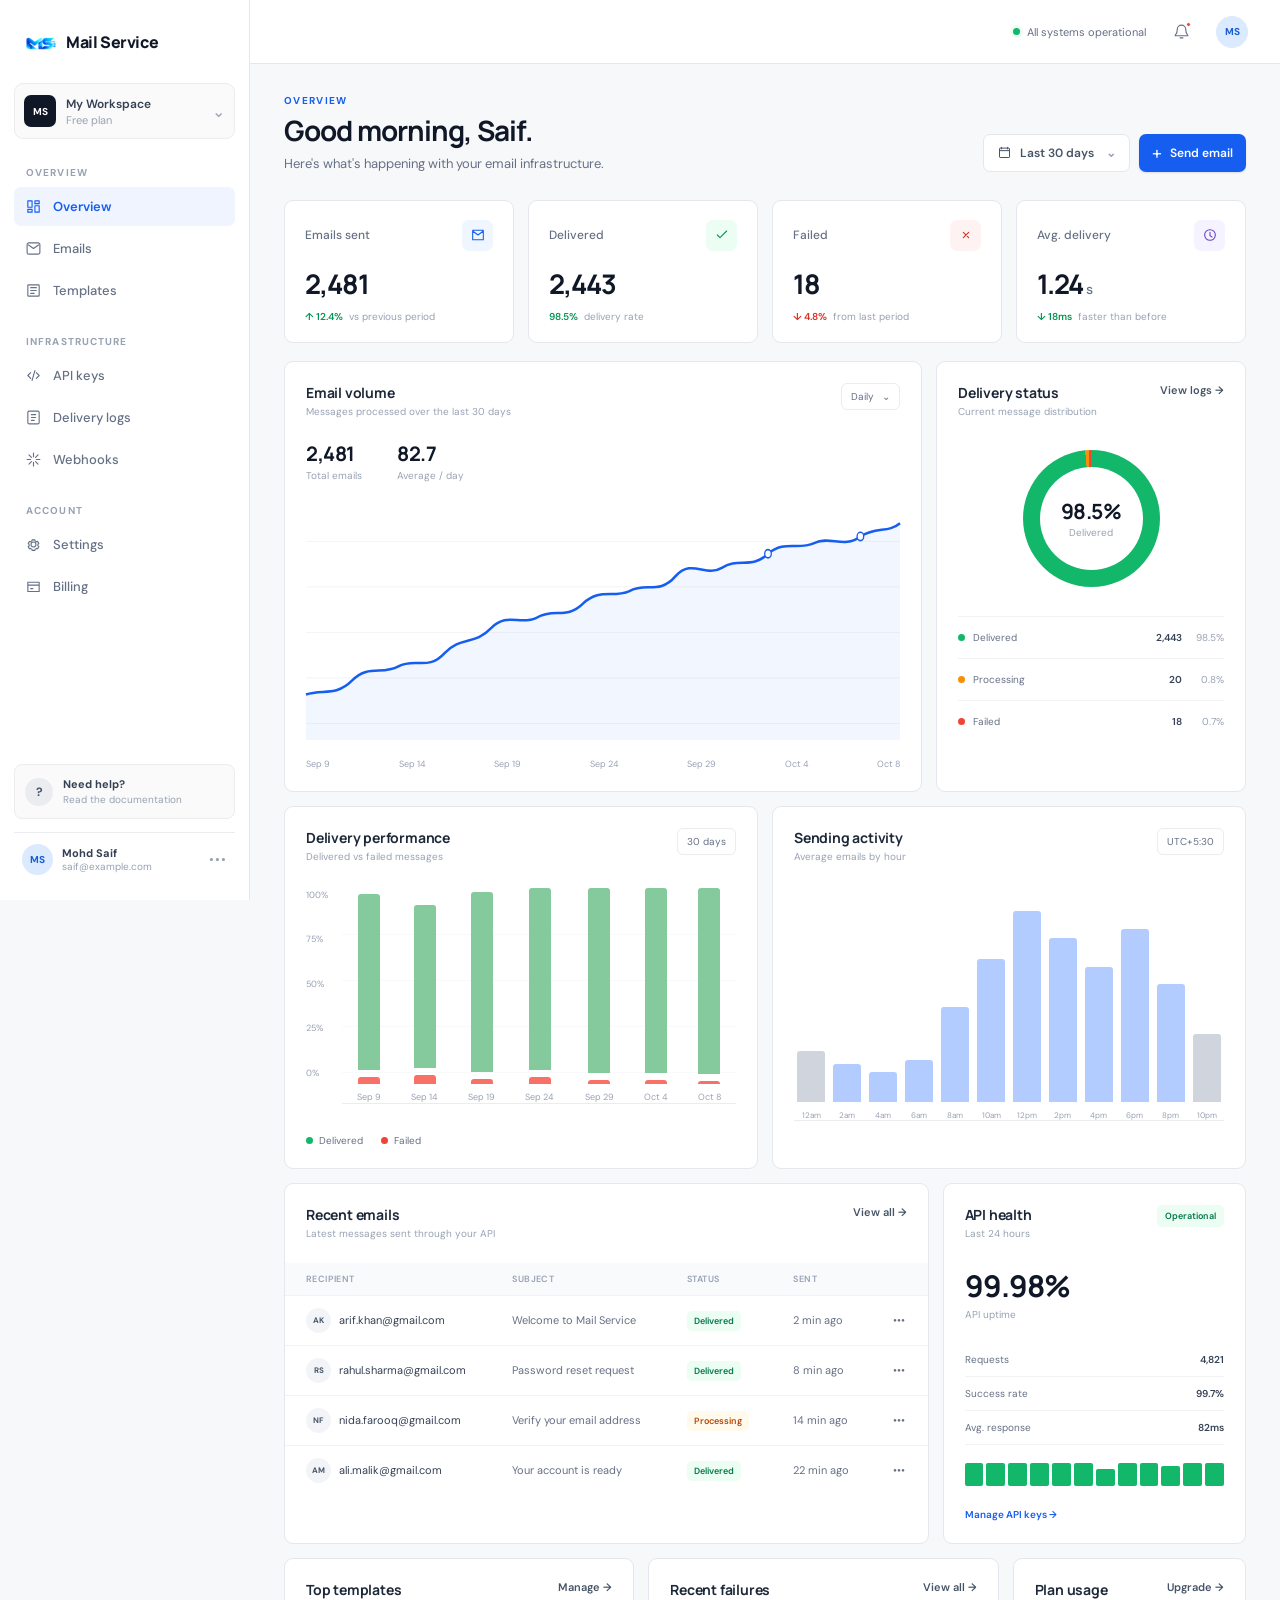
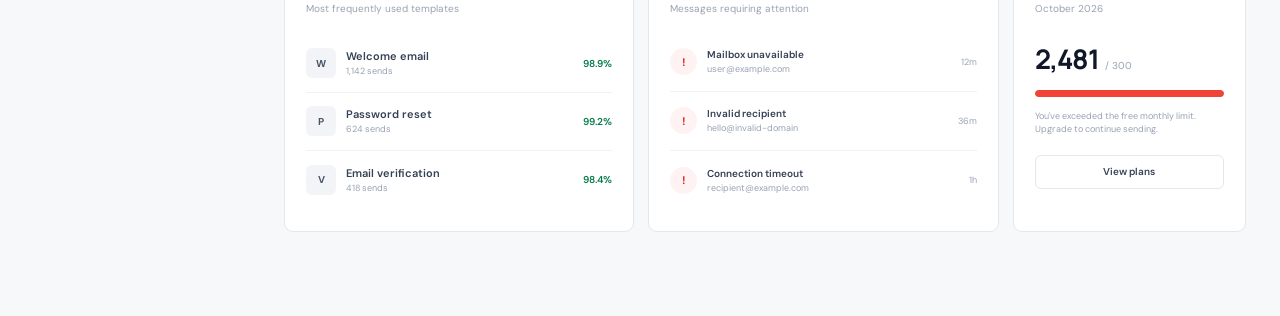
<file: dashboard.html>
<!DOCTYPE html>
<html lang="en">
<head>
    <meta charset="UTF-8">
    <meta name="viewport" content="width=device-width, initial-scale=1.0">
    <title>Dashboard — Mail Service</title>
    <link rel="stylesheet" href="dashboard.css">
</head>
<body>

<div class="dashboard">

    <aside class="sidebar">

        <div class="sidebar-top">

            <a href="index.html" class="brand">
                <img src="images/logo.png" alt="Mail Service">
                <span>Mail Service</span>
            </a>

            <div class="workspace">
                <div class="workspace-icon">MS</div>

                <div class="workspace-info">
                    <strong>My Workspace</strong>
                    <span>Free plan</span>
                </div>

                <span class="workspace-arrow">⌄</span>
            </div>

            <nav class="sidebar-nav">

                <div class="nav-section">
                    <span class="nav-label">Overview</span>

                    <a href="dashboard.html" class="sidebar-link active">
                        <span class="nav-icon">
                            <svg viewBox="0 0 24 24">
                                <path d="M4 13h6V4H4v9Zm0 7h6v-4H4v4Zm10 0h6v-9h-6v9Zm0-16v4h6V4h-6Z"/>
                            </svg>
                        </span>
                        Overview
                    </a>

                    <a href="emails.html" class="sidebar-link">
                        <span class="nav-icon">
                            <svg viewBox="0 0 24 24">
                                <path d="M3 6.5A2.5 2.5 0 0 1 5.5 4h13A2.5 2.5 0 0 1 21 6.5v11a2.5 2.5 0 0 1-2.5 2.5h-13A2.5 2.5 0 0 1 3 17.5v-11ZM5 7l7 5 7-5"/>
                            </svg>
                        </span>
                        Emails
                    </a>

                    <a href="templates.html" class="sidebar-link">
                        <span class="nav-icon">
                            <svg viewBox="0 0 24 24">
                                <path d="M5 4h14a1 1 0 0 1 1 1v14a1 1 0 0 1-1 1H5a1 1 0 0 1-1-1V5a1 1 0 0 1 1-1Zm3 4h8M8 12h8M8 16h5"/>
                            </svg>
                        </span>
                        Templates
                    </a>

                </div>

                <div class="nav-section">

                    <span class="nav-label">Infrastructure</span>

                    <a href="api.html" class="sidebar-link">
                        <span class="nav-icon">
                            <svg viewBox="0 0 24 24">
                                <path d="m8 8-4 4 4 4M16 8l4 4-4 4M14 5l-4 14"/>
                            </svg>
                        </span>
                        API keys
                    </a>

                    <a href="logs.html" class="sidebar-link">
                        <span class="nav-icon">
                            <svg viewBox="0 0 24 24">
                                <path d="M6 3h12a2 2 0 0 1 2 2v14a2 2 0 0 1-2 2H6a2 2 0 0 1-2-2V5a2 2 0 0 1 2-2Zm3 5h6M9 12h6M9 16h4"/>
                            </svg>
                        </span>
                        Delivery logs
                    </a>

                    <a href="webhooks.html" class="sidebar-link">
                        <span class="nav-icon">
                            <svg viewBox="0 0 24 24">
                                <path d="M12 3v5M12 16v5M3 12h5M16 12h5M5.6 5.6l3.5 3.5M14.9 14.9l3.5 3.5M18.4 5.6l-3.5 3.5M9.1 14.9l-3.5 3.5"/>
                            </svg>
                        </span>
                        Webhooks
                    </a>

                </div>

                <div class="nav-section">

                    <span class="nav-label">Account</span>

                    <a href="settings.html" class="sidebar-link">
                        <span class="nav-icon">
                            <svg viewBox="0 0 24 24">
                                <path d="M12 15.5a3.5 3.5 0 1 0 0-7 3.5 3.5 0 0 0 0 7Z"/>
                                <path d="m19.4 15 .1.1-1.7 3-1.5-.6a7.9 7.9 0 0 1-2.1 1.2l-.2 1.6H10l-.2-1.6a7.9 7.9 0 0 1-2.1-1.2l-1.5.6-1.7-3 1.3-1a8 8 0 0 1 0-2.4l-1.3-1 1.7-3 1.5.6A7.9 7.9 0 0 1 9.8 7L10 5.4h4L14.2 7a7.9 7.9 0 0 1 2.1 1.2l1.5-.6 1.7 3-1.3 1a8 8 0 0 1 0 2.4l1.2 1Z"/>
                            </svg>
                        </span>
                        Settings
                    </a>

                    <a href="billing.html" class="sidebar-link">
                        <span class="nav-icon">
                            <svg viewBox="0 0 24 24">
                                <path d="M4 6h16v13H4zM4 10h16M8 15h3"/>
                            </svg>
                        </span>
                        Billing
                    </a>

                </div>

            </nav>

        </div>

        <div class="sidebar-bottom">

            <a href="docs.html" class="help-card">
                <div class="help-icon">?</div>
                <div>
                    <strong>Need help?</strong>
                    <span>Read the documentation</span>
                </div>
            </a>

            <div class="user-card">

                <div class="avatar">
                    MS
                </div>

                <div class="user-info">
                    <strong>Mohd Saif</strong>
                    <span>saif@example.com</span>
                </div>

                <button class="more-button">•••</button>

            </div>

        </div>

    </aside>

    <main class="main-content">

        <header class="topbar">

            <div class="mobile-brand">
                <img src="images/logo.png" alt="Mail Service">
                <span>Mail Service</span>
            </div>

            <div class="topbar-right">

                <a href="status.html" class="system-status">
                    <span class="status-dot"></span>
                    All systems operational
                </a>

                <button class="notification-button">
                    <svg viewBox="0 0 24 24">
                        <path d="M18 9a6 6 0 0 0-12 0c0 7-3 7-3 9h18c0-2-3-2-3-9ZM10 21h4"/>
                    </svg>
                    <span></span>
                </button>

                <div class="top-avatar">MS</div>

            </div>

        </header>

        <div class="content">

            <section class="page-header">

                <div>
                    <span class="page-kicker">OVERVIEW</span>

                    <h1>Good morning, Saif.</h1>

                    <p>
                        Here's what's happening with your email infrastructure.
                    </p>
                </div>

                <div class="header-actions">

                    <button class="date-button">
                        <svg viewBox="0 0 24 24">
                            <path d="M7 3v4M17 3v4M4 9h16M5 5h14a1 1 0 0 1 1 1v13a1 1 0 0 1-1 1H5a1 1 0 0 1-1-1V6a1 1 0 0 1 1-1Z"/>
                        </svg>
                        Last 30 days
                        <span>⌄</span>
                    </button>

                    <a href="send-email.html" class="send-button">
                        <span>+</span>
                        Send email
                    </a>

                </div>

            </section>

            <section class="metric-grid">

                <article class="metric-card">

                    <div class="metric-header">
                        <span>Emails sent</span>

                        <span class="metric-icon blue">
                            <svg viewBox="0 0 24 24">
                                <path d="M4 5h16v14H4zM4 6l8 6 8-6"/>
                            </svg>
                        </span>
                    </div>

                    <div class="metric-value">2,481</div>

                    <div class="metric-footer">
                        <span class="positive">↑ 12.4%</span>
                        <span>vs previous period</span>
                    </div>

                </article>

                <article class="metric-card">

                    <div class="metric-header">
                        <span>Delivered</span>

                        <span class="metric-icon green">
                            <svg viewBox="0 0 24 24">
                                <path d="m5 12 4 4L19 6"/>
                            </svg>
                        </span>
                    </div>

                    <div class="metric-value">2,443</div>

                    <div class="metric-footer">
                        <span class="positive">98.5%</span>
                        <span>delivery rate</span>
                    </div>

                </article>

                <article class="metric-card">

                    <div class="metric-header">
                        <span>Failed</span>

                        <span class="metric-icon red">
                            <svg viewBox="0 0 24 24">
                                <path d="m8 8 8 8M16 8l-8 8"/>
                            </svg>
                        </span>
                    </div>

                    <div class="metric-value">18</div>

                    <div class="metric-footer">
                        <span class="negative">↓ 4.8%</span>
                        <span>from last period</span>
                    </div>

                </article>

                <article class="metric-card">

                    <div class="metric-header">
                        <span>Avg. delivery</span>

                        <span class="metric-icon purple">
                            <svg viewBox="0 0 24 24">
                                <circle cx="12" cy="12" r="8"/>
                                <path d="M12 8v5l3 2"/>
                            </svg>
                        </span>
                    </div>

                    <div class="metric-value">1.24<span class="metric-unit">s</span></div>

                    <div class="metric-footer">
                        <span class="positive">↓ 18ms</span>
                        <span>faster than before</span>
                    </div>

                </article>

            </section>

            <section class="main-grid">

                <article class="panel volume-panel">

                    <div class="panel-header">

                        <div>
                            <h2>Email volume</h2>
                            <p>Messages processed over the last 30 days</p>
                        </div>

                        <button class="small-select">
                            Daily
                            <span>⌄</span>
                        </button>

                    </div>

                    <div class="chart-summary">

                        <div>
                            <strong>2,481</strong>
                            <span>Total emails</span>
                        </div>

                        <div>
                            <strong>82.7</strong>
                            <span>Average / day</span>
                        </div>

                    </div>

                    <div class="line-chart">

                        <svg viewBox="0 0 900 290" preserveAspectRatio="none">

                            <line x1="0" y1="50" x2="900" y2="50" class="grid-line"/>
                            <line x1="0" y1="105" x2="900" y2="105" class="grid-line"/>
                            <line x1="0" y1="160" x2="900" y2="160" class="grid-line"/>
                            <line x1="0" y1="215" x2="900" y2="215" class="grid-line"/>
                            <line x1="0" y1="270" x2="900" y2="270" class="grid-line"/>

                            <path
                                d="M0 235
                                C25 228 45 238 70 218
                                C95 198 115 212 140 201
                                C165 190 185 207 210 185
                                C235 164 255 176 280 155
                                C305 135 325 152 350 142
                                C375 130 395 145 420 125
                                C445 106 465 119 490 110
                                C515 99 535 115 560 92
                                C585 70 605 94 630 82
                                C655 69 675 84 700 65
                                C725 48 745 61 770 52
                                C795 43 815 59 840 44
                                C865 32 882 40 900 28"
                                class="chart-line"
                            />

                            <path
                                d="M0 235
                                C25 228 45 238 70 218
                                C95 198 115 212 140 201
                                C165 190 185 207 210 185
                                C235 164 255 176 280 155
                                C305 135 325 152 350 142
                                C375 130 395 145 420 125
                                C445 106 465 119 490 110
                                C515 99 535 115 560 92
                                C585 70 605 94 630 82
                                C655 69 675 84 700 65
                                C725 48 745 61 770 52
                                C795 43 815 59 840 44
                                C865 32 882 40 900 28
                                L900 290
                                L0 290 Z"
                                class="chart-area"
                            />

                            <circle cx="700" cy="65" r="5" class="chart-point"/>
                            <circle cx="840" cy="44" r="5" class="chart-point"/>

                        </svg>

                        <div class="chart-labels">
                            <span>Sep 9</span>
                            <span>Sep 14</span>
                            <span>Sep 19</span>
                            <span>Sep 24</span>
                            <span>Sep 29</span>
                            <span>Oct 4</span>
                            <span>Oct 8</span>
                        </div>

                    </div>

                </article>

                <article class="panel status-panel">

                    <div class="panel-header">
                        <div>
                            <h2>Delivery status</h2>
                            <p>Current message distribution</p>
                        </div>

                        <a href="logs.html" class="panel-link">
                            View logs →
                        </a>
                    </div>

                    <div class="donut-wrapper">

                        <div class="donut">
                            <div class="donut-center">
                                <strong>98.5%</strong>
                                <span>Delivered</span>
                            </div>
                        </div>

                    </div>

                    <div class="status-list">

                        <div class="status-row">
                            <div>
                                <span class="status-color delivered"></span>
                                Delivered
                            </div>
                            <strong>2,443</strong>
                            <span>98.5%</span>
                        </div>

                        <div class="status-row">
                            <div>
                                <span class="status-color processing"></span>
                                Processing
                            </div>
                            <strong>20</strong>
                            <span>0.8%</span>
                        </div>

                        <div class="status-row">
                            <div>
                                <span class="status-color failed"></span>
                                Failed
                            </div>
                            <strong>18</strong>
                            <span>0.7%</span>
                        </div>

                    </div>

                </article>

            </section>

            <section class="secondary-grid">

                <article class="panel">

                    <div class="panel-header">

                        <div>
                            <h2>Delivery performance</h2>
                            <p>Delivered vs failed messages</p>
                        </div>

                        <span class="period-label">30 days</span>

                    </div>

                    <div class="performance-chart">

                        <div class="y-axis">
                            <span>100%</span>
                            <span>75%</span>
                            <span>50%</span>
                            <span>25%</span>
                            <span>0%</span>
                        </div>

                        <div class="bars">

                            <div class="bar-group">
                                <div class="bar delivered-bar" style="height: 82%"></div>
                                <div class="bar failed-bar" style="height: 3%"></div>
                                <span>Sep 9</span>
                            </div>

                            <div class="bar-group">
                                <div class="bar delivered-bar" style="height: 76%"></div>
                                <div class="bar failed-bar" style="height: 4%"></div>
                                <span>Sep 14</span>
                            </div>

                            <div class="bar-group">
                                <div class="bar delivered-bar" style="height: 84%"></div>
                                <div class="bar failed-bar" style="height: 2%"></div>
                                <span>Sep 19</span>
                            </div>

                            <div class="bar-group">
                                <div class="bar delivered-bar" style="height: 88%"></div>
                                <div class="bar failed-bar" style="height: 3%"></div>
                                <span>Sep 24</span>
                            </div>

                            <div class="bar-group">
                                <div class="bar delivered-bar" style="height: 91%"></div>
                                <div class="bar failed-bar" style="height: 2%"></div>
                                <span>Sep 29</span>
                            </div>

                            <div class="bar-group">
                                <div class="bar delivered-bar" style="height: 94%"></div>
                                <div class="bar failed-bar" style="height: 2%"></div>
                                <span>Oct 4</span>
                            </div>

                            <div class="bar-group">
                                <div class="bar delivered-bar" style="height: 97%"></div>
                                <div class="bar failed-bar" style="height: 1.5%"></div>
                                <span>Oct 8</span>
                            </div>

                        </div>

                    </div>

                    <div class="chart-legend">
                        <span>
                            <i class="legend-dot delivered"></i>
                            Delivered
                        </span>

                        <span>
                            <i class="legend-dot failed"></i>
                            Failed
                        </span>
                    </div>

                </article>

                <article class="panel">

                    <div class="panel-header">

                        <div>
                            <h2>Sending activity</h2>
                            <p>Average emails by hour</p>
                        </div>

                        <span class="period-label">UTC+5:30</span>

                    </div>

                    <div class="activity-chart">

                        <div class="activity-column">
                            <span style="height: 24%"></span>
                            <small>12am</small>
                        </div>

                        <div class="activity-column">
                            <span style="height: 18%"></span>
                            <small>2am</small>
                        </div>

                        <div class="activity-column">
                            <span style="height: 14%"></span>
                            <small>4am</small>
                        </div>

                        <div class="activity-column">
                            <span style="height: 20%"></span>
                            <small>6am</small>
                        </div>

                        <div class="activity-column">
                            <span style="height: 45%"></span>
                            <small>8am</small>
                        </div>

                        <div class="activity-column">
                            <span style="height: 68%"></span>
                            <small>10am</small>
                        </div>

                        <div class="activity-column">
                            <span style="height: 91%"></span>
                            <small>12pm</small>
                        </div>

                        <div class="activity-column">
                            <span style="height: 78%"></span>
                            <small>2pm</small>
                        </div>

                        <div class="activity-column">
                            <span style="height: 64%"></span>
                            <small>4pm</small>
                        </div>

                        <div class="activity-column">
                            <span style="height: 82%"></span>
                            <small>6pm</small>
                        </div>

                        <div class="activity-column">
                            <span style="height: 56%"></span>
                            <small>8pm</small>
                        </div>

                        <div class="activity-column">
                            <span style="height: 32%"></span>
                            <small>10pm</small>
                        </div>

                    </div>

                </article>

            </section>

            <section class="bottom-grid">

                <article class="panel recent-panel">

                    <div class="panel-header">

                        <div>
                            <h2>Recent emails</h2>
                            <p>Latest messages sent through your API</p>
                        </div>

                        <a href="emails.html" class="panel-link">
                            View all →
                        </a>

                    </div>

                    <div class="table-wrapper">

                        <table>

                            <thead>
                                <tr>
                                    <th>Recipient</th>
                                    <th>Subject</th>
                                    <th>Status</th>
                                    <th>Sent</th>
                                    <th></th>
                                </tr>
                            </thead>

                            <tbody>

                                <tr>
                                    <td>
                                        <div class="recipient">
                                            <span class="recipient-avatar">AK</span>
                                            <span>arif.khan@gmail.com</span>
                                        </div>
                                    </td>

                                    <td>Welcome to Mail Service</td>

                                    <td>
                                        <span class="table-status delivered-status">
                                            Delivered
                                        </span>
                                    </td>

                                    <td>2 min ago</td>

                                    <td>•••</td>
                                </tr>

                                <tr>
                                    <td>
                                        <div class="recipient">
                                            <span class="recipient-avatar">RS</span>
                                            <span>rahul.sharma@gmail.com</span>
                                        </div>
                                    </td>

                                    <td>Password reset request</td>

                                    <td>
                                        <span class="table-status delivered-status">
                                            Delivered
                                        </span>
                                    </td>

                                    <td>8 min ago</td>

                                    <td>•••</td>
                                </tr>

                                <tr>
                                    <td>
                                        <div class="recipient">
                                            <span class="recipient-avatar">NF</span>
                                            <span>nida.farooq@gmail.com</span>
                                        </div>
                                    </td>

                                    <td>Verify your email address</td>

                                    <td>
                                        <span class="table-status processing-status">
                                            Processing
                                        </span>
                                    </td>

                                    <td>14 min ago</td>

                                    <td>•••</td>
                                </tr>

                                <tr>
                                    <td>
                                        <div class="recipient">
                                            <span class="recipient-avatar">AM</span>
                                            <span>ali.malik@gmail.com</span>
                                        </div>
                                    </td>

                                    <td>Your account is ready</td>

                                    <td>
                                        <span class="table-status delivered-status">
                                            Delivered
                                        </span>
                                    </td>

                                    <td>22 min ago</td>

                                    <td>•••</td>
                                </tr>

                            </tbody>

                        </table>

                    </div>

                </article>

                <article class="panel api-panel">

                    <div class="panel-header">

                        <div>
                            <h2>API health</h2>
                            <p>Last 24 hours</p>
                        </div>

                        <span class="health-badge">
                            Operational
                        </span>

                    </div>

                    <div class="health-main">
                        <strong>99.98%</strong>
                        <span>API uptime</span>
                    </div>

                    <div class="health-row">
                        <span>Requests</span>
                        <strong>4,821</strong>
                    </div>

                    <div class="health-row">
                        <span>Success rate</span>
                        <strong>99.7%</strong>
                    </div>

                    <div class="health-row">
                        <span>Avg. response</span>
                        <strong>82ms</strong>
                    </div>

                    <div class="health-line">

                        <span class="health-segment"></span>
                        <span class="health-segment"></span>
                        <span class="health-segment"></span>
                        <span class="health-segment"></span>
                        <span class="health-segment"></span>
                        <span class="health-segment"></span>
                        <span class="health-segment"></span>
                        <span class="health-segment"></span>
                        <span class="health-segment"></span>
                        <span class="health-segment"></span>
                        <span class="health-segment"></span>
                        <span class="health-segment"></span>

                    </div>

                    <a href="api.html" class="api-link">
                        Manage API keys →
                    </a>

                </article>

            </section>

            <section class="last-grid">

                <article class="panel">

                    <div class="panel-header">

                        <div>
                            <h2>Top templates</h2>
                            <p>Most frequently used templates</p>
                        </div>

                        <a href="templates.html" class="panel-link">
                            Manage →
                        </a>

                    </div>

                    <div class="template-list">

                        <div class="template-item">
                            <div class="template-icon">W</div>

                            <div class="template-info">
                                <strong>Welcome email</strong>
                                <span>1,142 sends</span>
                            </div>

                            <span class="template-rate">98.9%</span>
                        </div>

                        <div class="template-item">
                            <div class="template-icon">P</div>

                            <div class="template-info">
                                <strong>Password reset</strong>
                                <span>624 sends</span>
                            </div>

                            <span class="template-rate">99.2%</span>
                        </div>

                        <div class="template-item">
                            <div class="template-icon">V</div>

                            <div class="template-info">
                                <strong>Email verification</strong>
                                <span>418 sends</span>
                            </div>

                            <span class="template-rate">98.4%</span>
                        </div>

                    </div>

                </article>

                <article class="panel">

                    <div class="panel-header">

                        <div>
                            <h2>Recent failures</h2>
                            <p>Messages requiring attention</p>
                        </div>

                        <a href="logs.html" class="panel-link">
                            View all →
                        </a>

                    </div>

                    <div class="failure-list">

                        <div class="failure-item">

                            <div class="failure-status">!</div>

                            <div class="failure-info">
                                <strong>Mailbox unavailable</strong>
                                <span>user@example.com</span>
                            </div>

                            <span class="failure-time">12m</span>

                        </div>

                        <div class="failure-item">

                            <div class="failure-status">!</div>

                            <div class="failure-info">
                                <strong>Invalid recipient</strong>
                                <span>hello@invalid-domain</span>
                            </div>

                            <span class="failure-time">36m</span>

                        </div>

                        <div class="failure-item">

                            <div class="failure-status">!</div>

                            <div class="failure-info">
                                <strong>Connection timeout</strong>
                                <span>recipient@example.com</span>
                            </div>

                            <span class="failure-time">1h</span>

                        </div>

                    </div>

                </article>

                <article class="panel usage-panel">

                    <div class="panel-header">

                        <div>
                            <h2>Plan usage</h2>
                            <p>October 2026</p>
                        </div>

                        <a href="billing.html" class="panel-link">
                            Upgrade →
                        </a>

                    </div>

                    <div class="usage-number">
                        <strong>2,481</strong>
                        <span>/ 300</span>
                    </div>

                    <div class="usage-bar">
                        <span></span>
                    </div>

                    <p class="usage-warning">
                        You've exceeded the free monthly limit.
                        Upgrade to continue sending.
                    </p>

                    <a href="billing.html" class="usage-button">
                        View plans
                    </a>

                </article>

            </section>

        </div>

    </main>

</div>

</body>
</html>
</file>
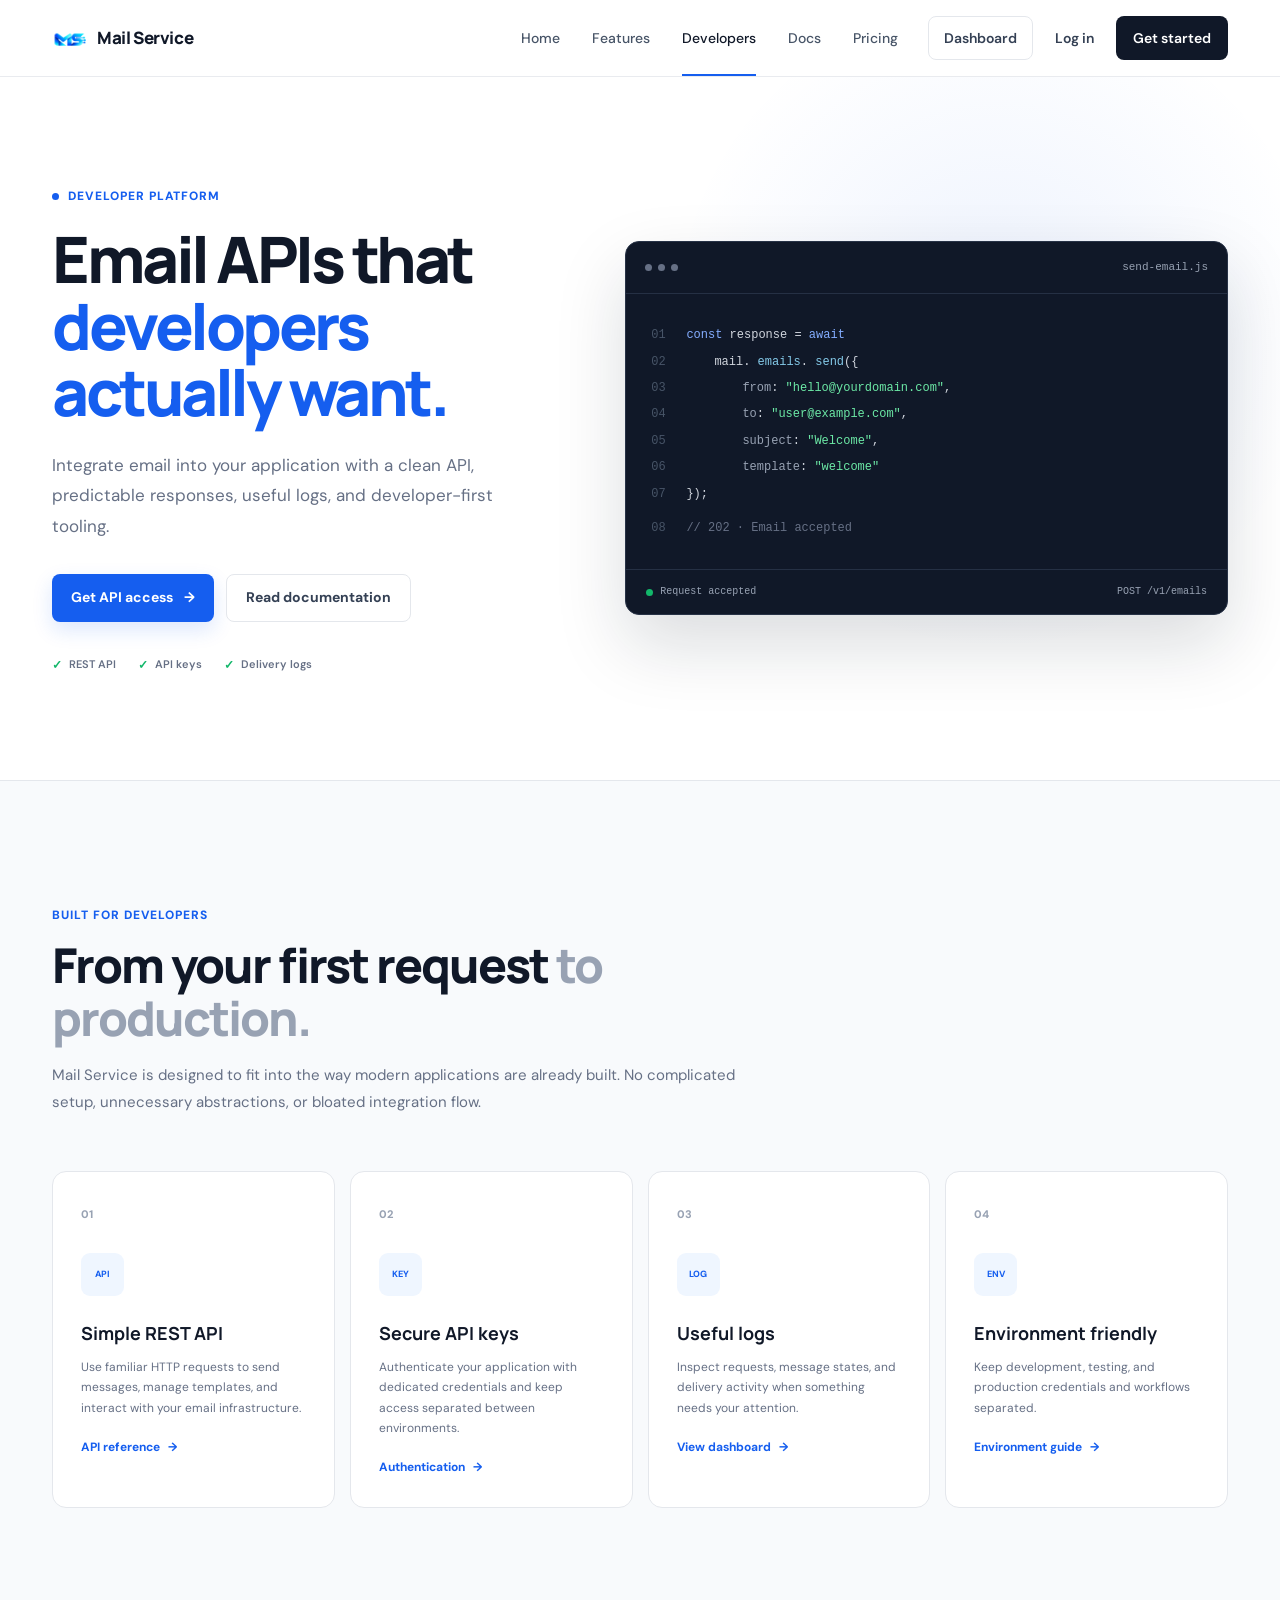
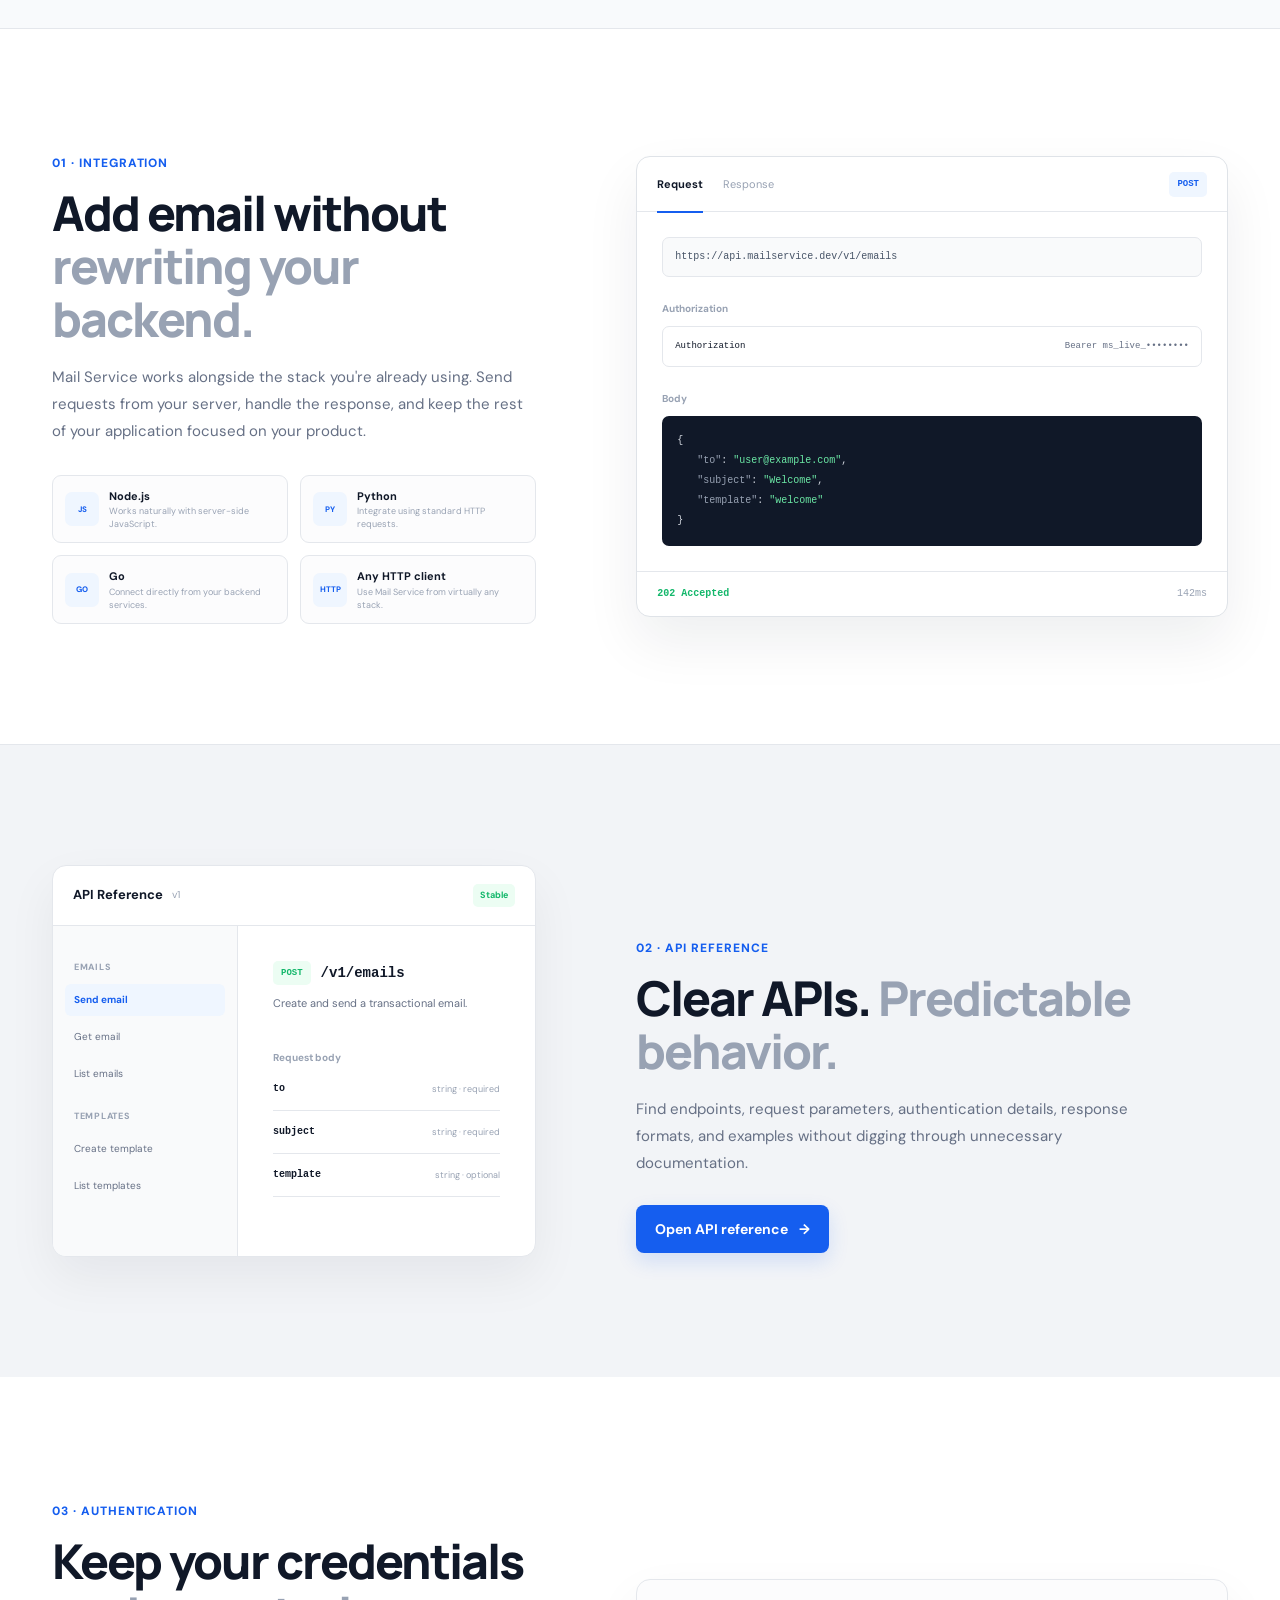
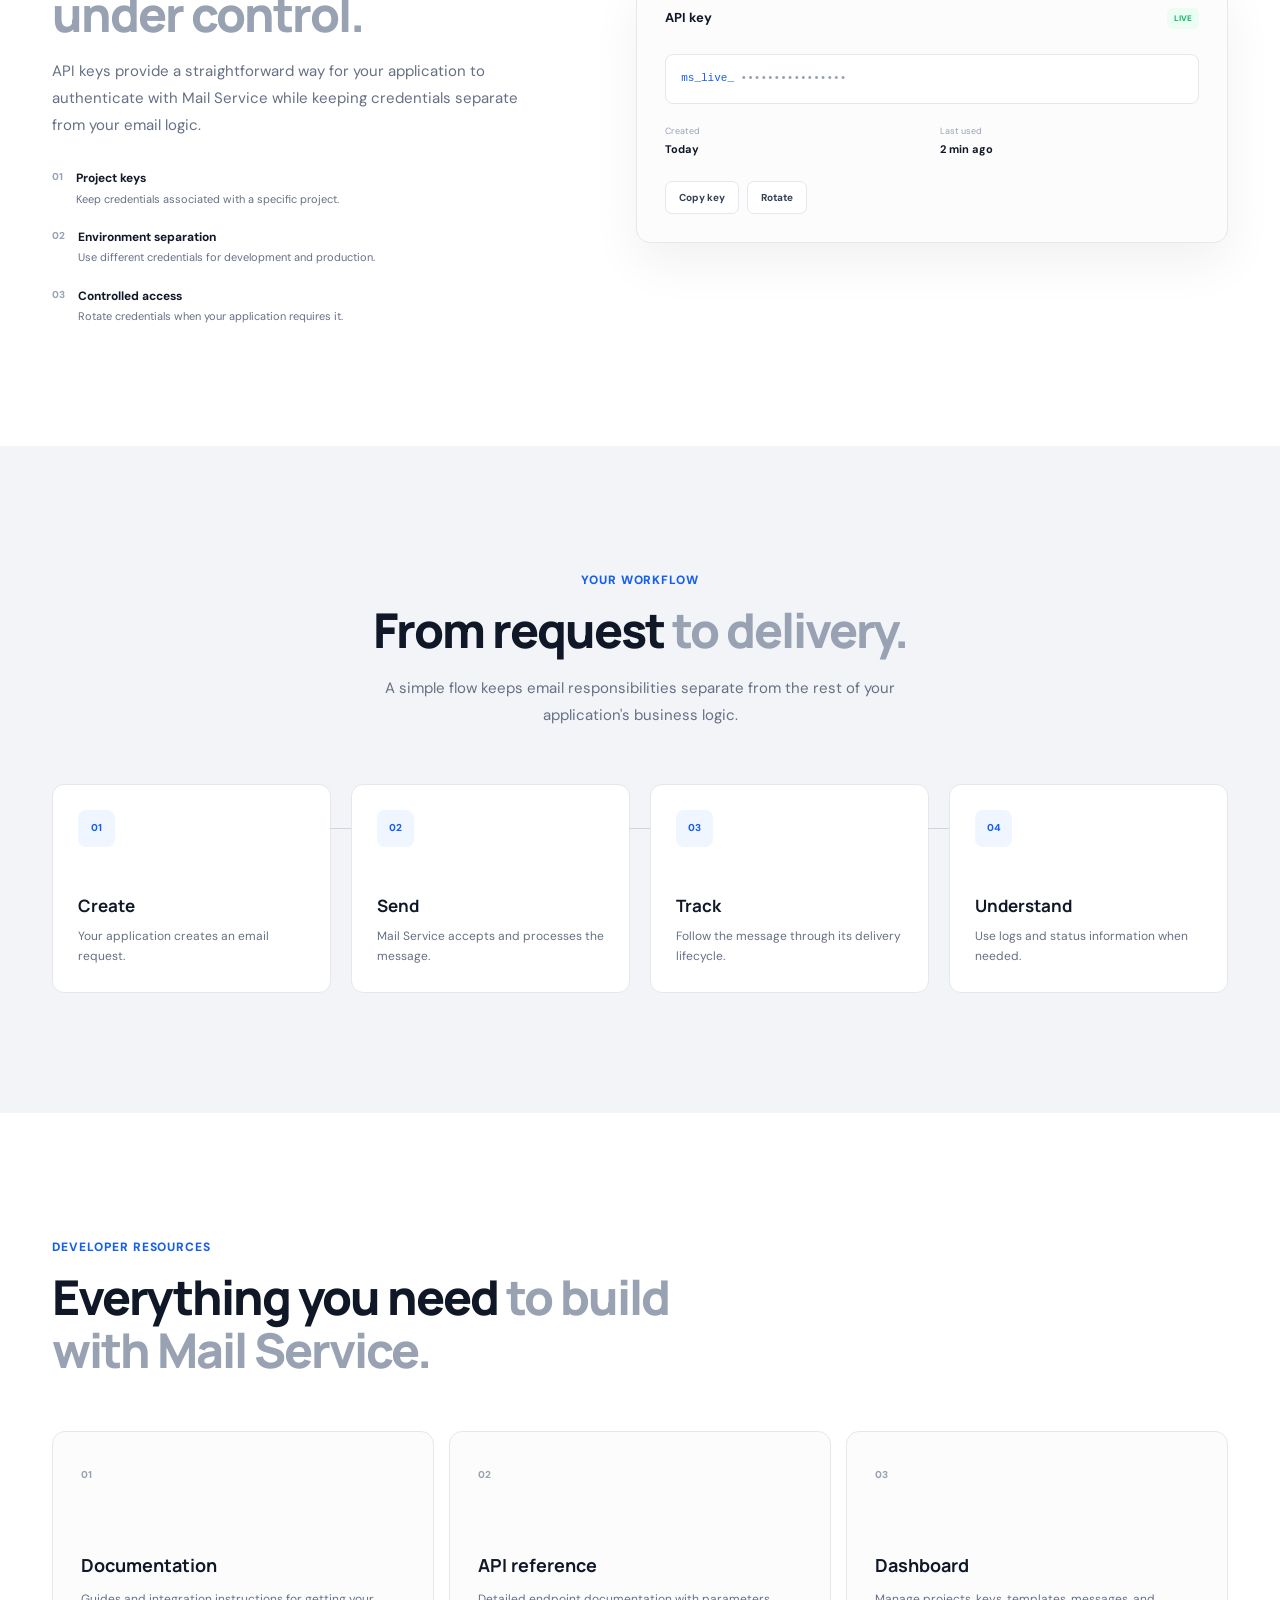
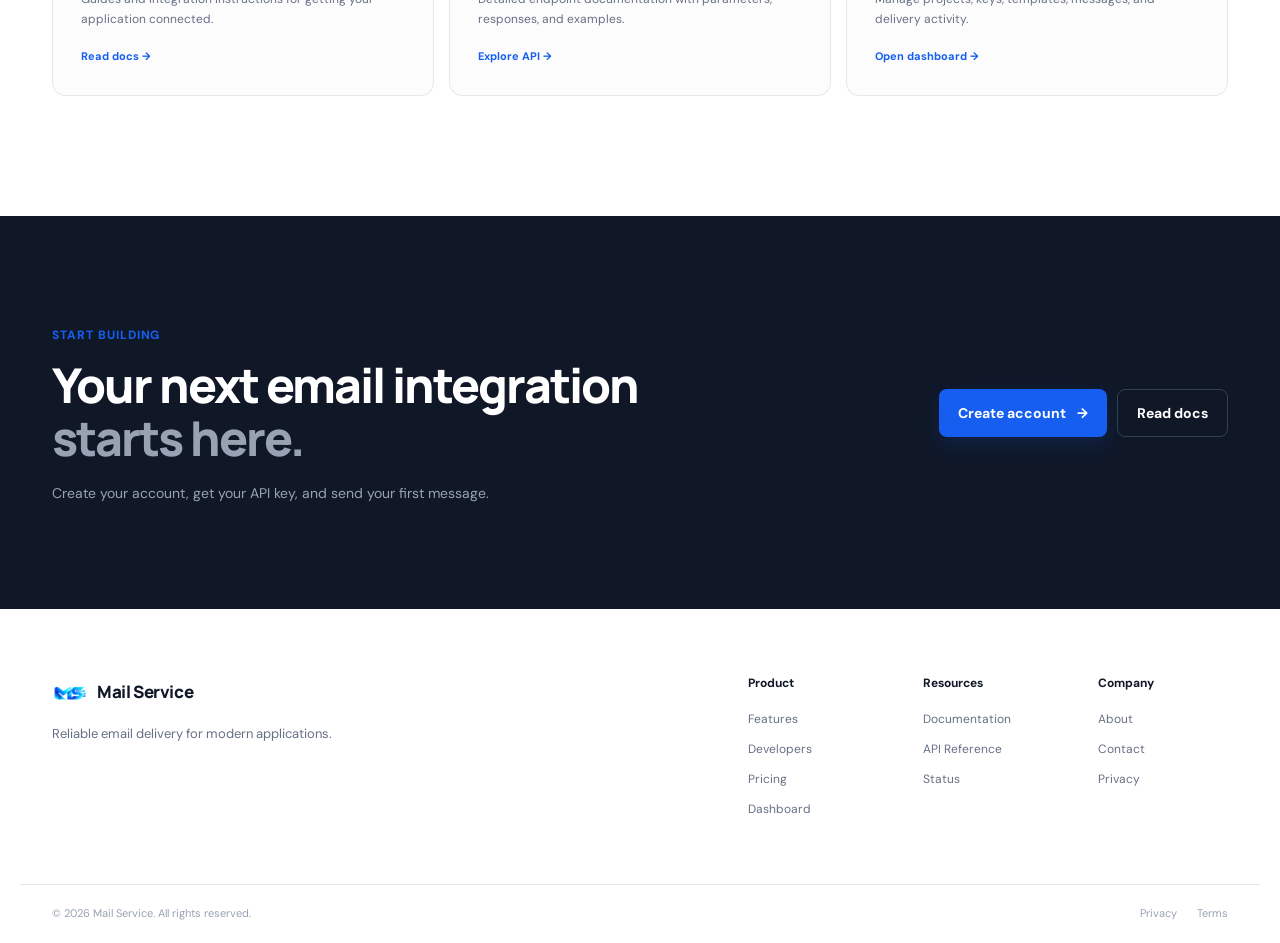
<file: developers.html>
<!DOCTYPE html>
<html lang="en">
<head>
    <meta charset="UTF-8">
    <meta name="viewport" content="width=device-width, initial-scale=1.0">
    <title>Developers — Mail Service</title>
    <link rel="stylesheet" href="developers.css">
</head>
<body>

    <header class="navbar">
        <div class="nav-container">

            <a href="index.html" class="brand">
                <img src="images/logo.png" alt="Mail Service">
                <span>Mail Service</span>
            </a>

            <nav class="nav-links">
                <a href="index.html">Home</a>
                <a href="features.html">Features</a>
                <a href="developers.html" class="active">Developers</a>
                <a href="docs.html">Docs</a>
                <a href="pricing.html">Pricing</a>
            </nav>

            <div class="nav-actions">
                <a href="dashboard.html" class="dashboard-btn">Dashboard</a>
                <a href="login.html" class="login-link">Log in</a>
                <a href="register.html" class="register-btn">Get started</a>
            </div>

        </div>
    </header>


    <main>

        <section class="developer-hero">

            <div class="hero-container">

                <div class="hero-content">

                    <div class="hero-label">
                        <span></span>
                        Developer platform
                    </div>

                    <h1>
                        Email APIs that
                        <span>developers actually want.</span>
                    </h1>

                    <p>
                        Integrate email into your application with a clean API,
                        predictable responses, useful logs, and developer-first
                        tooling.
                    </p>

                    <div class="hero-actions">

                        <a href="register.html" class="primary-btn">
                            Get API access
                            <span>→</span>
                        </a>

                        <a href="docs.html" class="secondary-btn">
                            Read documentation
                        </a>

                    </div>

                    <div class="developer-points">

                        <div>
                            <span>✓</span>
                            <p>REST API</p>
                        </div>

                        <div>
                            <span>✓</span>
                            <p>API keys</p>
                        </div>

                        <div>
                            <span>✓</span>
                            <p>Delivery logs</p>
                        </div>

                    </div>

                </div>


                <div class="code-window">

                    <div class="code-top">

                        <div class="window-dots">
                            <span></span>
                            <span></span>
                            <span></span>
                        </div>

                        <div class="code-file">
                            send-email.js
                        </div>

                    </div>


                    <div class="code-body">

                        <div>
                            <span class="line-number">01</span>
                            <span class="code-keyword">const</span>
                            <span class="code-variable">response</span>
                            =
                            <span class="code-keyword">await</span>
                        </div>

                        <div>
                            <span class="line-number">02</span>
                            <span class="code-variable indent-one">mail</span>.
                            <span class="code-function">emails</span>.
                            <span class="code-function">send</span>({
                        </div>

                        <div>
                            <span class="line-number">03</span>
                            <span class="indent-two">
                                <span class="code-property">from</span>:
                                <span class="code-string">"hello@yourdomain.com"</span>,
                            </span>
                        </div>

                        <div>
                            <span class="line-number">04</span>
                            <span class="indent-two">
                                <span class="code-property">to</span>:
                                <span class="code-string">"user@example.com"</span>,
                            </span>
                        </div>

                        <div>
                            <span class="line-number">05</span>
                            <span class="indent-two">
                                <span class="code-property">subject</span>:
                                <span class="code-string">"Welcome"</span>,
                            </span>
                        </div>

                        <div>
                            <span class="line-number">06</span>
                            <span class="indent-two">
                                <span class="code-property">template</span>:
                                <span class="code-string">"welcome"</span>
                            </span>
                        </div>

                        <div>
                            <span class="line-number">07</span>
                            });
                        </div>

                        <div class="code-space"></div>

                        <div>
                            <span class="line-number">08</span>
                            <span class="code-comment">// 202 · Email accepted</span>
                        </div>

                    </div>


                    <div class="code-footer">

                        <div>
                            <span class="status-dot"></span>
                            Request accepted
                        </div>

                        <span>POST /v1/emails</span>

                    </div>

                </div>

            </div>

        </section>


        <section class="developer-intro">

            <div class="container">

                <div class="section-heading">

                    <span class="section-label">Built for developers</span>

                    <h2>
                        From your first request
                        <span>to production.</span>
                    </h2>

                    <p>
                        Mail Service is designed to fit into the way modern
                        applications are already built. No complicated setup,
                        unnecessary abstractions, or bloated integration flow.
                    </p>

                </div>


                <div class="developer-grid">

                    <article class="developer-card">

                        <span class="card-number">01</span>

                        <div class="card-icon">API</div>

                        <h3>Simple REST API</h3>

                        <p>
                            Use familiar HTTP requests to send messages,
                            manage templates, and interact with your email
                            infrastructure.
                        </p>

                        <a href="api.html">
                            API reference
                            <span>→</span>
                        </a>

                    </article>


                    <article class="developer-card">

                        <span class="card-number">02</span>

                        <div class="card-icon">KEY</div>

                        <h3>Secure API keys</h3>

                        <p>
                            Authenticate your application with dedicated
                            credentials and keep access separated between
                            environments.
                        </p>

                        <a href="docs.html">
                            Authentication
                            <span>→</span>
                        </a>

                    </article>


                    <article class="developer-card">

                        <span class="card-number">03</span>

                        <div class="card-icon">LOG</div>

                        <h3>Useful logs</h3>

                        <p>
                            Inspect requests, message states, and delivery
                            activity when something needs your attention.
                        </p>

                        <a href="dashboard.html">
                            View dashboard
                            <span>→</span>
                        </a>

                    </article>


                    <article class="developer-card">

                        <span class="card-number">04</span>

                        <div class="card-icon">ENV</div>

                        <h3>Environment friendly</h3>

                        <p>
                            Keep development, testing, and production
                            credentials and workflows separated.
                        </p>

                        <a href="docs.html">
                            Environment guide
                            <span>→</span>
                        </a>

                    </article>

                </div>

            </div>

        </section>


        <section class="integration-section">

            <div class="container integration-container">

                <div class="integration-content">

                    <span class="section-label">01 · Integration</span>

                    <h2>
                        Add email without
                        <span>rewriting your backend.</span>
                    </h2>

                    <p>
                        Mail Service works alongside the stack you're already
                        using. Send requests from your server, handle the
                        response, and keep the rest of your application focused
                        on your product.
                    </p>

                    <div class="stack-list">

                        <div class="stack-item">
                            <span>JS</span>
                            <div>
                                <strong>Node.js</strong>
                                <p>Works naturally with server-side JavaScript.</p>
                            </div>
                        </div>

                        <div class="stack-item">
                            <span>PY</span>
                            <div>
                                <strong>Python</strong>
                                <p>Integrate using standard HTTP requests.</p>
                            </div>
                        </div>

                        <div class="stack-item">
                            <span>GO</span>
                            <div>
                                <strong>Go</strong>
                                <p>Connect directly from your backend services.</p>
                            </div>
                        </div>

                        <div class="stack-item">
                            <span>HTTP</span>
                            <div>
                                <strong>Any HTTP client</strong>
                                <p>Use Mail Service from virtually any stack.</p>
                            </div>
                        </div>

                    </div>

                </div>


                <div class="request-window">

                    <div class="request-header">

                        <div class="request-tabs">
                            <span class="active-tab">Request</span>
                            <span>Response</span>
                        </div>

                        <span class="request-method">POST</span>

                    </div>


                    <div class="request-body">

                        <div class="request-url">
                            https://api.mailservice.dev/v1/emails
                        </div>


                        <div class="request-section">
                            <span class="request-label">Authorization</span>

                            <div class="request-row">
                                <span class="property">Authorization</span>
                                <span class="value">Bearer ms_live_••••••••</span>
                            </div>
                        </div>


                        <div class="request-section">
                            <span class="request-label">Body</span>

                            <div class="request-code">
                                <div>{</div>
                                <div class="request-indent">
                                    <span>"to"</span>:
                                    <strong>"user@example.com"</strong>,
                                </div>
                                <div class="request-indent">
                                    <span>"subject"</span>:
                                    <strong>"Welcome"</strong>,
                                </div>
                                <div class="request-indent">
                                    <span>"template"</span>:
                                    <strong>"welcome"</strong>
                                </div>
                                <div>}</div>
                            </div>
                        </div>

                    </div>


                    <div class="request-footer">

                        <span class="response-success">202 Accepted</span>

                        <span>142ms</span>

                    </div>

                </div>

            </div>

        </section>


        <section class="api-section">

            <div class="container api-container">

                <div class="api-window">

                    <div class="api-window-header">

                        <div>
                            <span class="window-title">API Reference</span>
                            <span class="window-subtitle">v1</span>
                        </div>

                        <span class="api-version">Stable</span>

                    </div>


                    <div class="api-layout">

                        <aside class="api-sidebar">

                            <span class="sidebar-label">EMAILS</span>

                            <a href="api.html" class="sidebar-active">
                                Send email
                            </a>

                            <a href="api.html">
                                Get email
                            </a>

                            <a href="api.html">
                                List emails
                            </a>

                            <span class="sidebar-label">TEMPLATES</span>

                            <a href="api.html">
                                Create template
                            </a>

                            <a href="api.html">
                                List templates
                            </a>

                        </aside>


                        <div class="api-details">

                            <div class="endpoint-heading">

                                <span class="http-method">POST</span>

                                <strong>/v1/emails</strong>

                            </div>

                            <p>
                                Create and send a transactional email.
                            </p>


                            <div class="endpoint-block">

                                <span>Request body</span>

                                <div class="parameter-row">
                                    <strong>to</strong>
                                    <span>string · required</span>
                                </div>

                                <div class="parameter-row">
                                    <strong>subject</strong>
                                    <span>string · required</span>
                                </div>

                                <div class="parameter-row">
                                    <strong>template</strong>
                                    <span>string · optional</span>
                                </div>

                            </div>

                        </div>

                    </div>

                </div>


                <div class="api-content">

                    <span class="section-label">02 · API reference</span>

                    <h2>
                        Clear APIs.
                        <span>Predictable behavior.</span>
                    </h2>

                    <p>
                        Find endpoints, request parameters, authentication
                        details, response formats, and examples without
                        digging through unnecessary documentation.
                    </p>

                    <a href="api.html" class="primary-btn">
                        Open API reference
                        <span>→</span>
                    </a>

                </div>

            </div>

        </section>


        <section class="auth-section">

            <div class="container auth-container">

                <div class="auth-content">

                    <span class="section-label">03 · Authentication</span>

                    <h2>
                        Keep your credentials
                        <span>under control.</span>
                    </h2>

                    <p>
                        API keys provide a straightforward way for your
                        application to authenticate with Mail Service while
                        keeping credentials separate from your email logic.
                    </p>

                    <div class="auth-list">

                        <div>
                            <span>01</span>
                            <div>
                                <strong>Project keys</strong>
                                <p>Keep credentials associated with a specific project.</p>
                            </div>
                        </div>

                        <div>
                            <span>02</span>
                            <div>
                                <strong>Environment separation</strong>
                                <p>Use different credentials for development and production.</p>
                            </div>
                        </div>

                        <div>
                            <span>03</span>
                            <div>
                                <strong>Controlled access</strong>
                                <p>Rotate credentials when your application requires it.</p>
                            </div>
                        </div>

                    </div>

                </div>


                <div class="key-card">

                    <div class="key-card-header">
                        <span>API key</span>
                        <span class="key-live">LIVE</span>
                    </div>


                    <div class="key-value">
                        <span>ms_live_</span>
                        <strong>••••••••••••••••</strong>
                    </div>


                    <div class="key-meta">

                        <div>
                            <span>Created</span>
                            <strong>Today</strong>
                        </div>

                        <div>
                            <span>Last used</span>
                            <strong>2 min ago</strong>
                        </div>

                    </div>


                    <div class="key-actions">
                        <button>Copy key</button>
                        <button>Rotate</button>
                    </div>

                </div>

            </div>

        </section>


        <section class="workflow-section">

            <div class="container">

                <div class="section-heading centered">

                    <span class="section-label">Your workflow</span>

                    <h2>
                        From request
                        <span>to delivery.</span>
                    </h2>

                    <p>
                        A simple flow keeps email responsibilities separate
                        from the rest of your application's business logic.
                    </p>

                </div>


                <div class="workflow">

                    <div class="workflow-step">

                        <div class="step-number">01</div>

                        <div class="step-line"></div>

                        <h3>Create</h3>

                        <p>
                            Your application creates an email request.
                        </p>

                    </div>


                    <div class="workflow-step">

                        <div class="step-number">02</div>

                        <div class="step-line"></div>

                        <h3>Send</h3>

                        <p>
                            Mail Service accepts and processes the message.
                        </p>

                    </div>


                    <div class="workflow-step">

                        <div class="step-number">03</div>

                        <div class="step-line"></div>

                        <h3>Track</h3>

                        <p>
                            Follow the message through its delivery lifecycle.
                        </p>

                    </div>


                    <div class="workflow-step">

                        <div class="step-number">04</div>

                        <h3>Understand</h3>

                        <p>
                            Use logs and status information when needed.
                        </p>

                    </div>

                </div>

            </div>

        </section>


        <section class="developer-resources">

            <div class="container">

                <div class="section-heading">

                    <span class="section-label">Developer resources</span>

                    <h2>
                        Everything you need
                        <span>to build with Mail Service.</span>
                    </h2>

                </div>


                <div class="resource-grid">

                    <a href="docs.html" class="resource-card">

                        <span class="resource-number">01</span>

                        <h3>Documentation</h3>

                        <p>
                            Guides and integration instructions for getting
                            your application connected.
                        </p>

                        <strong>Read docs →</strong>

                    </a>


                    <a href="api.html" class="resource-card">

                        <span class="resource-number">02</span>

                        <h3>API reference</h3>

                        <p>
                            Detailed endpoint documentation with parameters,
                            responses, and examples.
                        </p>

                        <strong>Explore API →</strong>

                    </a>


                    <a href="dashboard.html" class="resource-card">

                        <span class="resource-number">03</span>

                        <h3>Dashboard</h3>

                        <p>
                            Manage projects, keys, templates, messages,
                            and delivery activity.
                        </p>

                        <strong>Open dashboard →</strong>

                    </a>

                </div>

            </div>

        </section>


        <section class="developer-cta">

            <div class="container cta-container">

                <div>

                    <span class="section-label">Start building</span>

                    <h2>
                        Your next email integration
                        <span>starts here.</span>
                    </h2>

                    <p>
                        Create your account, get your API key, and send
                        your first message.
                    </p>

                </div>


                <div class="cta-actions">

                    <a href="register.html" class="primary-btn">
                        Create account
                        <span>→</span>
                    </a>

                    <a href="docs.html" class="secondary-btn">
                        Read docs
                    </a>

                </div>

            </div>

        </section>

    </main>


    <footer class="footer">

        <div class="footer-container">

            <div class="footer-brand">

                <a href="index.html" class="brand">
                    <img src="images/logo.png" alt="Mail Service">
                    <span>Mail Service</span>
                </a>

                <p>
                    Reliable email delivery for modern applications.
                </p>

            </div>


            <div class="footer-links">

                <div>
                    <strong>Product</strong>
                    <a href="features.html">Features</a>
                    <a href="developers.html">Developers</a>
                    <a href="pricing.html">Pricing</a>
                    <a href="dashboard.html">Dashboard</a>
                </div>


                <div>
                    <strong>Resources</strong>
                    <a href="docs.html">Documentation</a>
                    <a href="api.html">API Reference</a>
                    <a href="status.html">Status</a>
                </div>


                <div>
                    <strong>Company</strong>
                    <a href="about.html">About</a>
                    <a href="contact.html">Contact</a>
                    <a href="privacy.html">Privacy</a>
                </div>

            </div>

        </div>


        <div class="footer-bottom">

            <span>© 2026 Mail Service. All rights reserved.</span>

            <div>
                <a href="privacy.html">Privacy</a>
                <a href="terms.html">Terms</a>
            </div>

        </div>

    </footer>

</body>
</html>
</file>
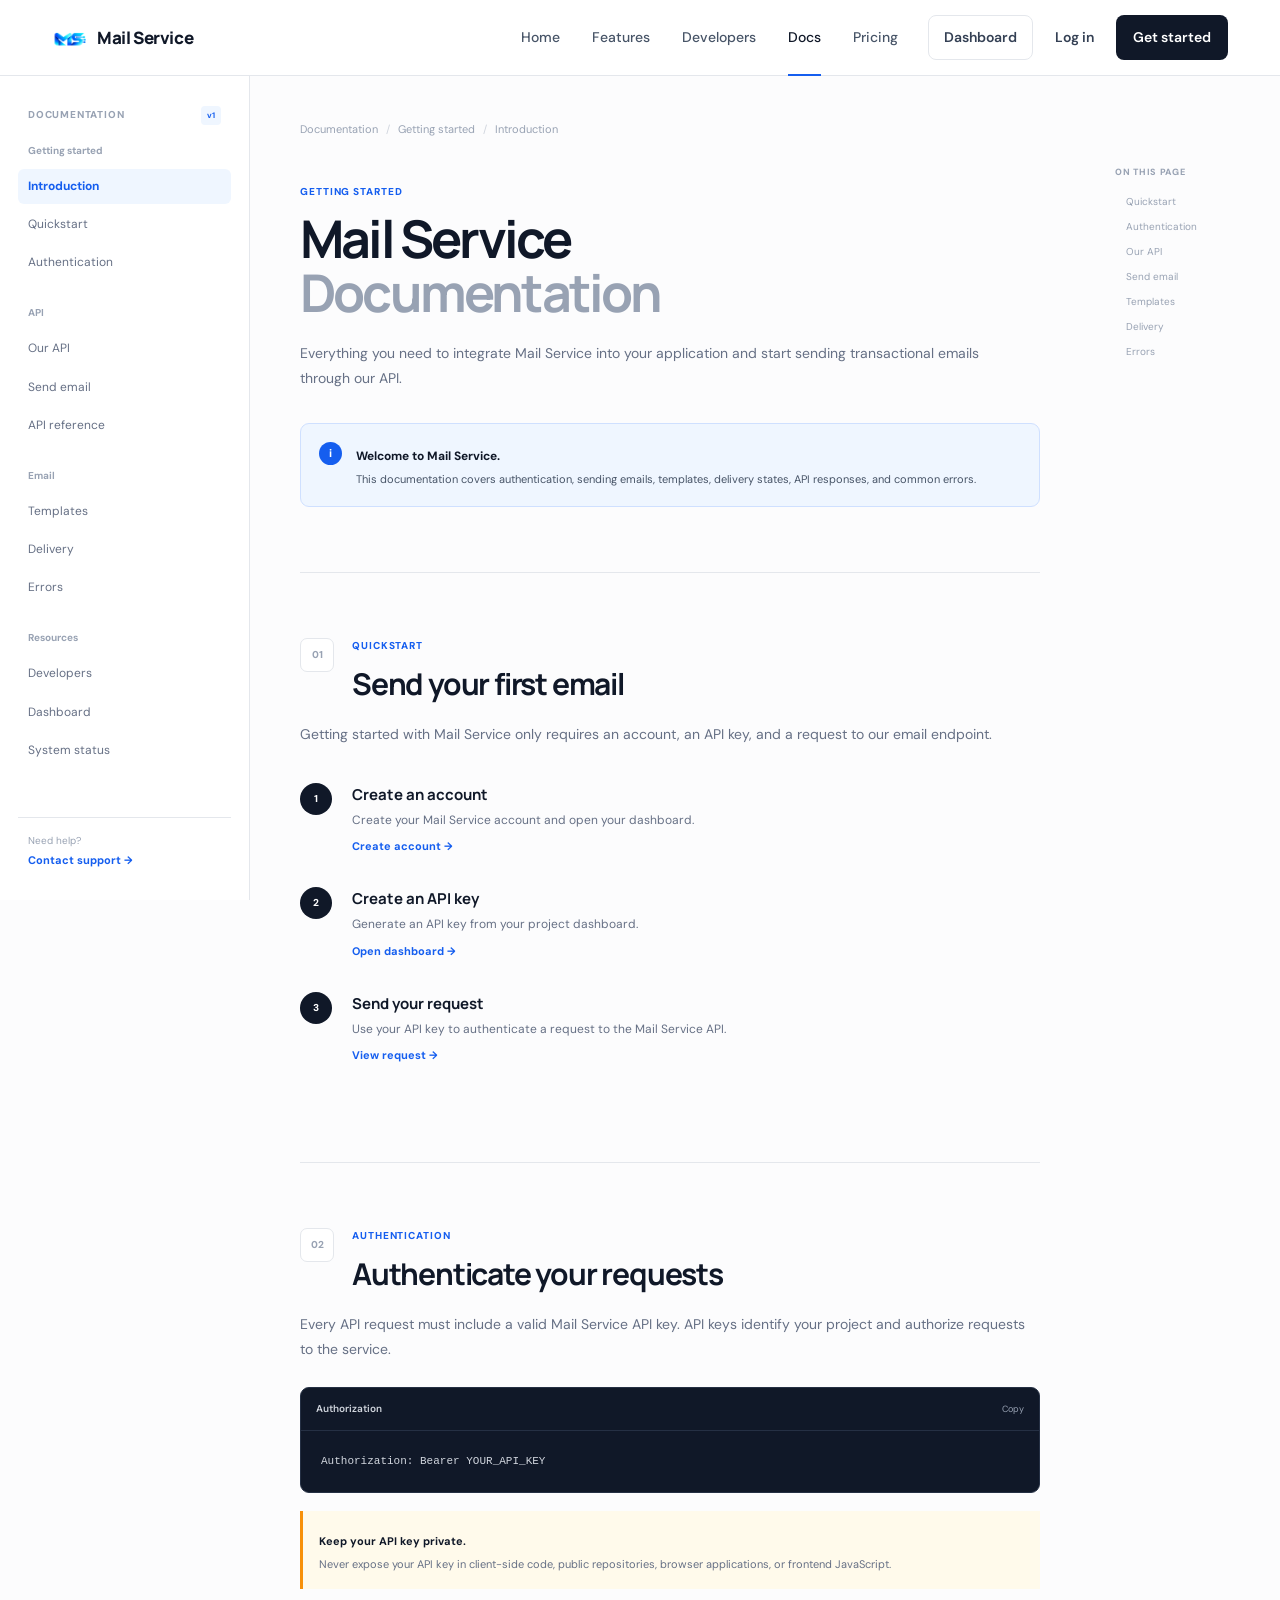
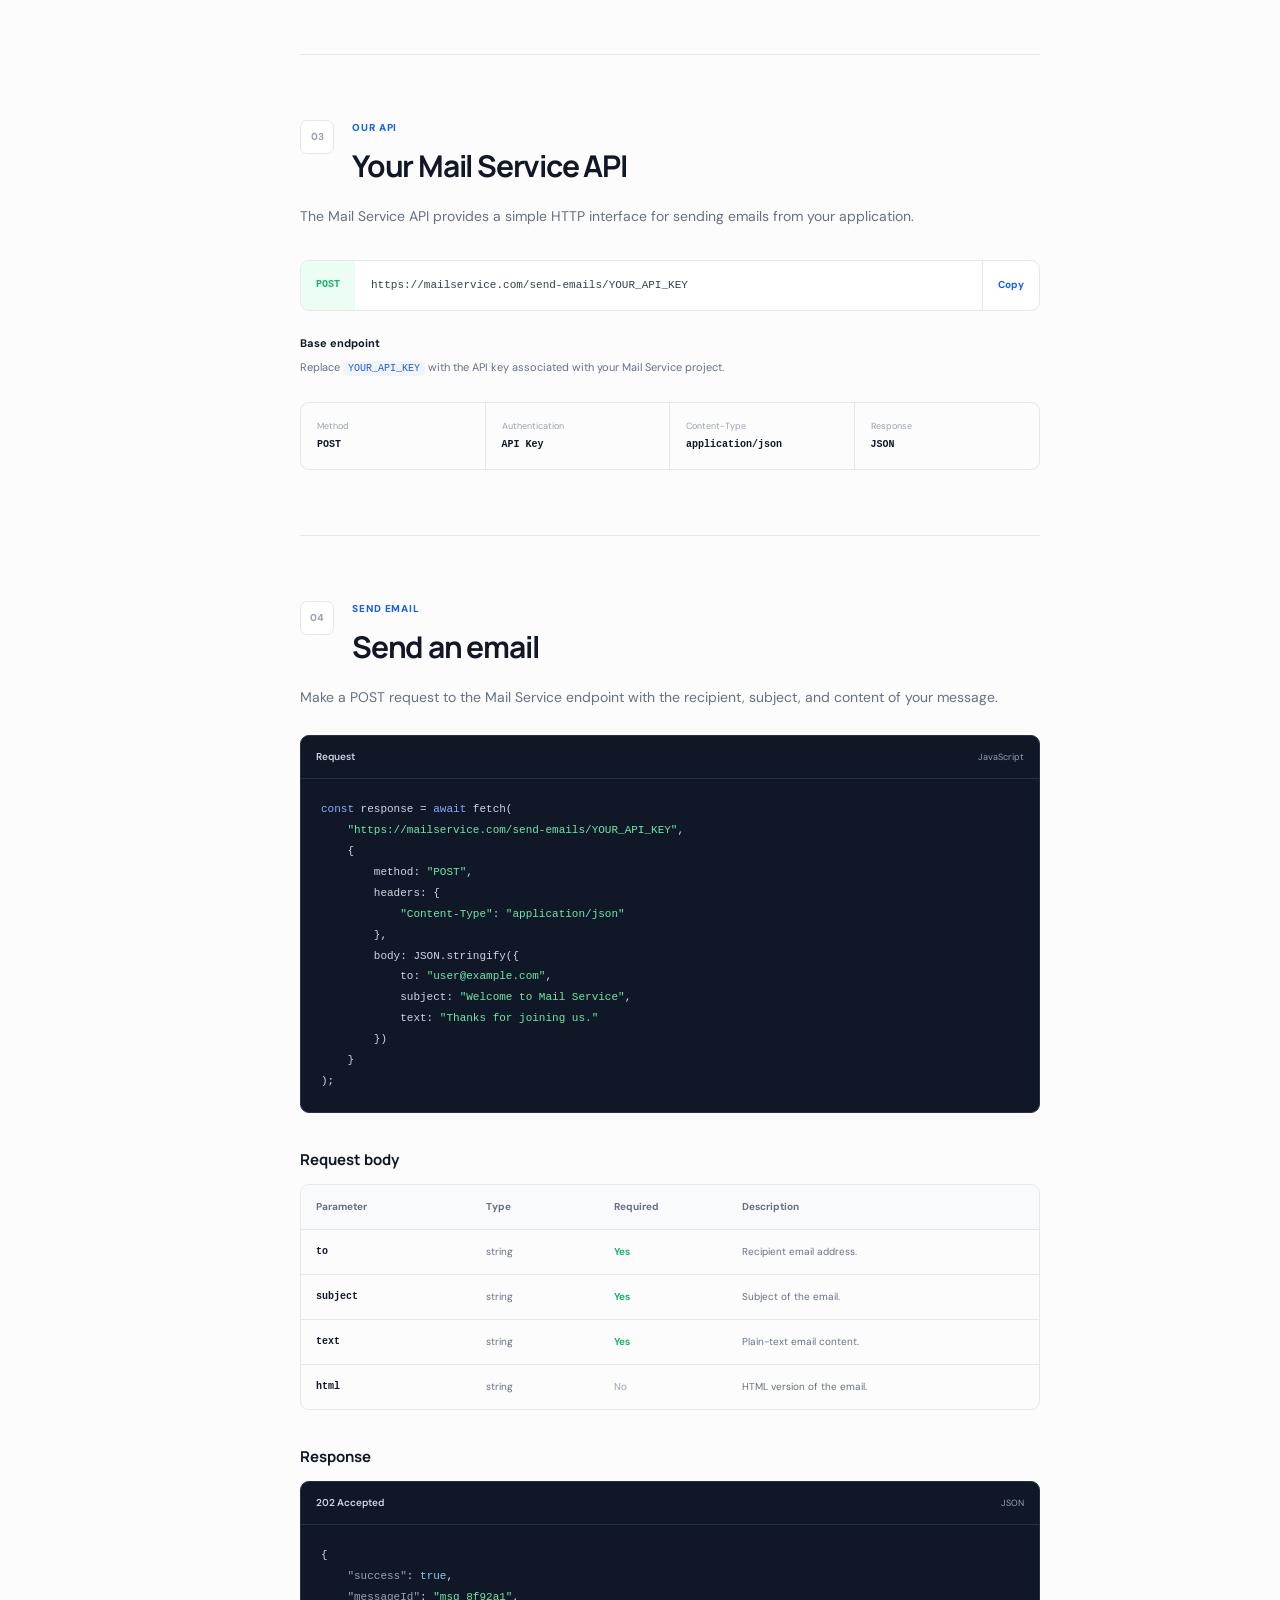
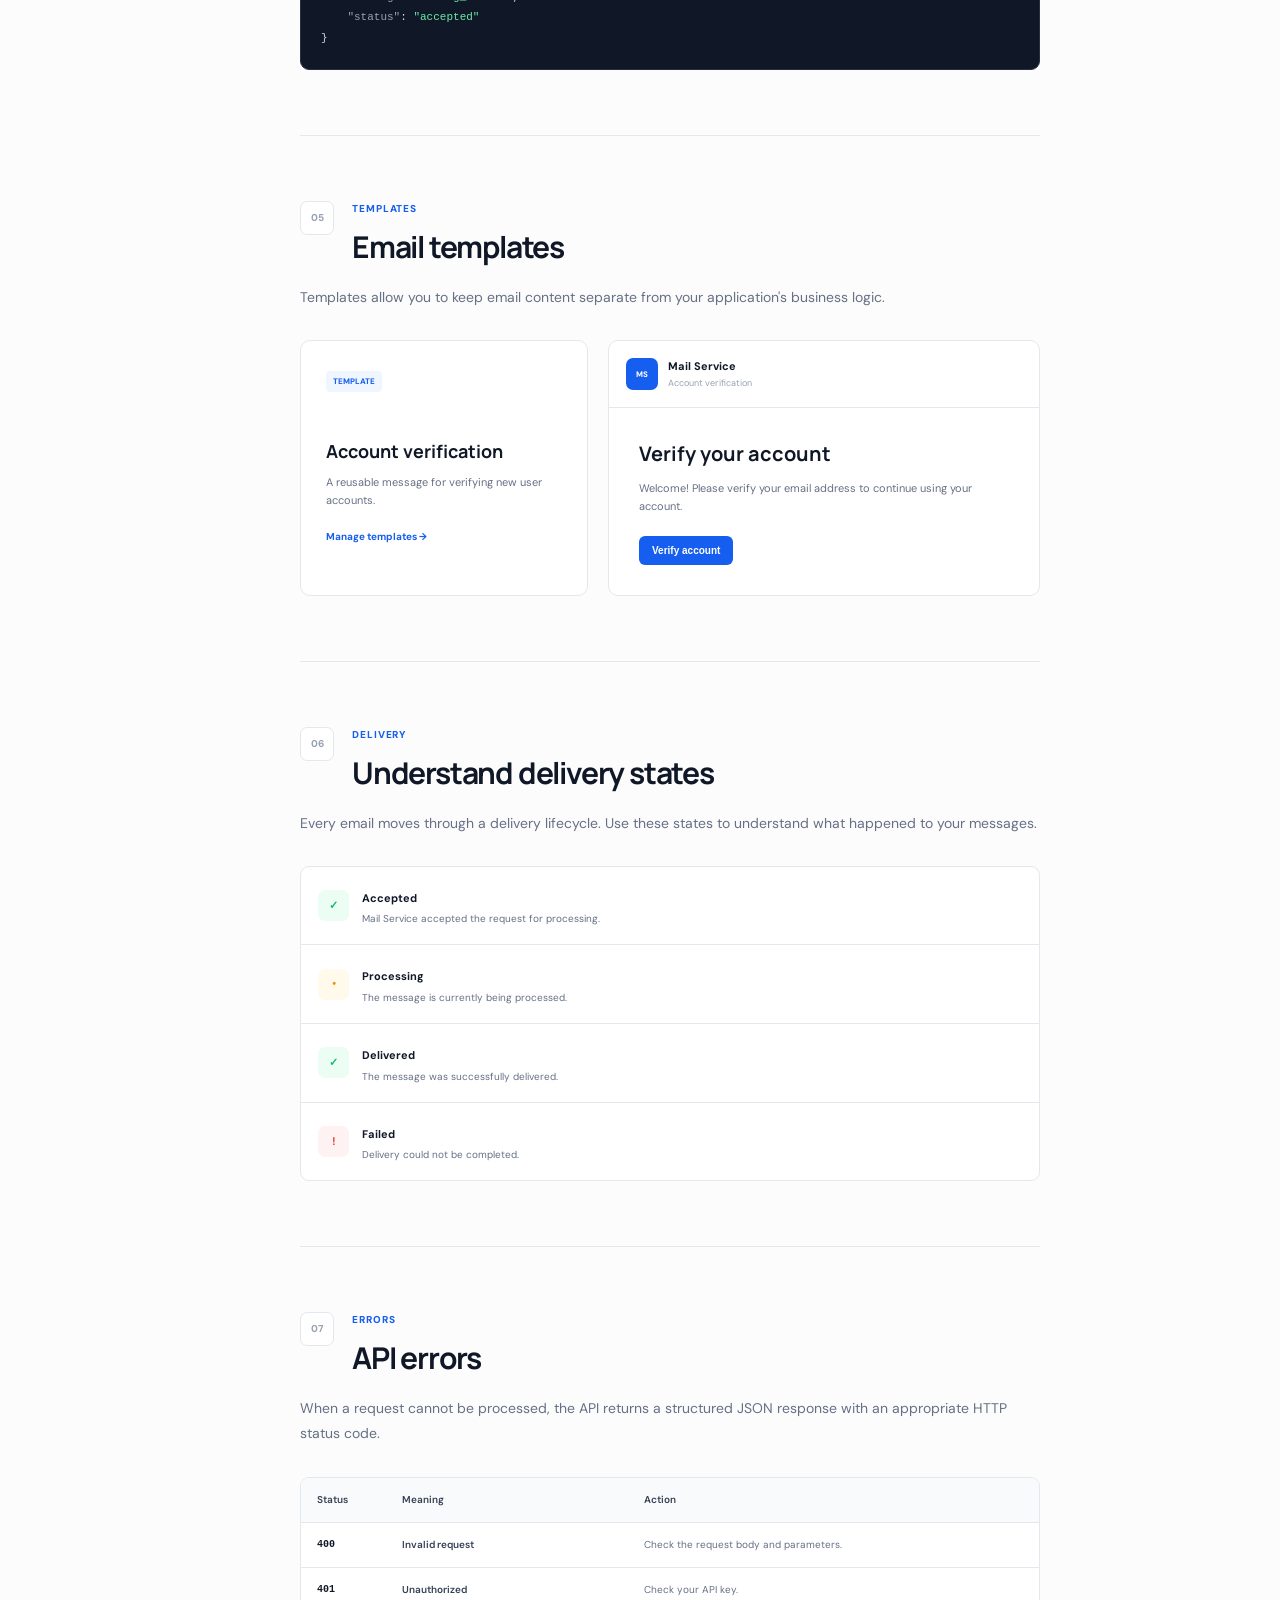
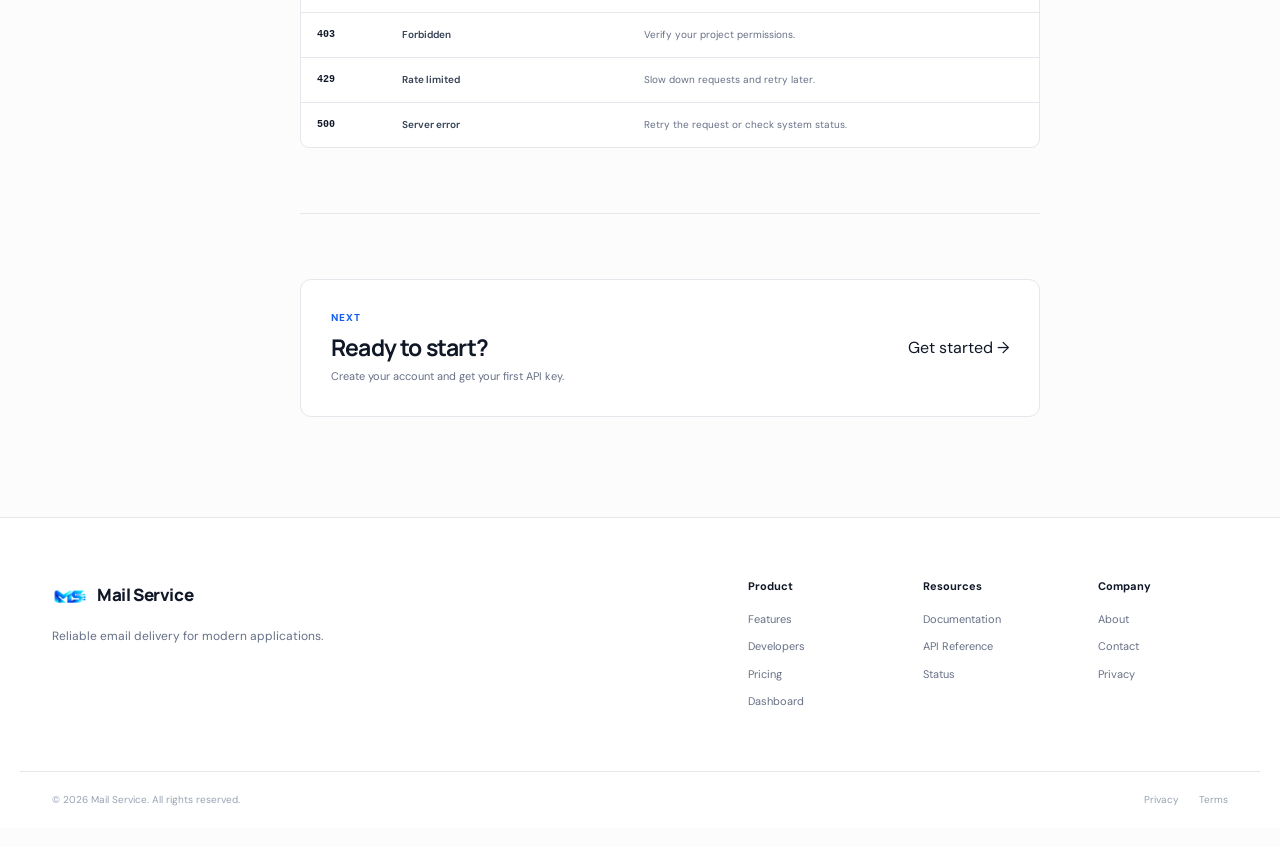
<file: docs.html>
<!DOCTYPE html>
<html lang="en">
<head>
    <meta charset="UTF-8">
    <meta name="viewport" content="width=device-width, initial-scale=1.0">
    <title>Documentation — Mail Service</title>
    <link rel="stylesheet" href="docs.css">
</head>
<body>

    <header class="navbar">
        <div class="nav-container">

            <a href="index.html" class="brand">
                <img src="images/logo.png" alt="Mail Service">
                <span>Mail Service</span>
            </a>

            <nav class="nav-links">
                <a href="index.html">Home</a>
                <a href="features.html">Features</a>
                <a href="developers.html">Developers</a>
                <a href="docs.html" class="active">Docs</a>
                <a href="pricing.html">Pricing</a>
            </nav>

            <div class="nav-actions">
                <a href="dashboard.html" class="dashboard-btn">Dashboard</a>
                <a href="login.html" class="login-link">Log in</a>
                <a href="register.html" class="register-btn">Get started</a>
            </div>

        </div>
    </header>


    <div class="docs-layout">

        <aside class="docs-sidebar">

            <div class="sidebar-inner">

                <div class="sidebar-heading">
                    <span>DOCUMENTATION</span>
                    <strong>v1</strong>
                </div>


                <div class="sidebar-group">

                    <span class="group-title">Getting started</span>

                    <a href="docs.html" class="sidebar-link active">
                        Introduction
                    </a>

                    <a href="docs.html#quickstart" class="sidebar-link">
                        Quickstart
                    </a>

                    <a href="docs.html#authentication" class="sidebar-link">
                        Authentication
                    </a>

                </div>


                <div class="sidebar-group">

                    <span class="group-title">API</span>

                    <a href="docs.html#our-api" class="sidebar-link">
                        Our API
                    </a>

                    <a href="docs.html#send-email" class="sidebar-link">
                        Send email
                    </a>

                    <a href="api.html" class="sidebar-link">
                        API reference
                    </a>

                </div>


                <div class="sidebar-group">

                    <span class="group-title">Email</span>

                    <a href="docs.html#templates" class="sidebar-link">
                        Templates
                    </a>

                    <a href="docs.html#delivery" class="sidebar-link">
                        Delivery
                    </a>

                    <a href="docs.html#errors" class="sidebar-link">
                        Errors
                    </a>

                </div>


                <div class="sidebar-group">

                    <span class="group-title">Resources</span>

                    <a href="developers.html" class="sidebar-link">
                        Developers
                    </a>

                    <a href="dashboard.html" class="sidebar-link">
                        Dashboard
                    </a>

                    <a href="status.html" class="sidebar-link">
                        System status
                    </a>

                </div>


                <div class="sidebar-bottom">

                    <div class="sidebar-support">
                        <span>Need help?</span>
                        <a href="contact.html">Contact support →</a>
                    </div>

                </div>

            </div>

        </aside>


        <main class="docs-content">

            <div class="docs-main">

                <div class="breadcrumbs">
                    Documentation
                    <span>/</span>
                    Getting started
                    <span>/</span>
                    Introduction
                </div>


                <section class="doc-section introduction">

                    <span class="doc-label">GETTING STARTED</span>

                    <h1>
                        Mail Service
                        <span>Documentation</span>
                    </h1>

                    <p class="lead">
                        Everything you need to integrate Mail Service into
                        your application and start sending transactional
                        emails through our API.
                    </p>


                    <div class="intro-note">

                        <div class="note-icon">i</div>

                        <div>
                            <strong>Welcome to Mail Service.</strong>

                            <p>
                                This documentation covers authentication,
                                sending emails, templates, delivery states,
                                API responses, and common errors.
                            </p>
                        </div>

                    </div>

                </section>


                <section class="doc-section" id="quickstart">

                    <div class="section-heading">

                        <span class="section-number">01</span>

                        <div>
                            <span class="doc-label">QUICKSTART</span>

                            <h2>
                                Send your first email
                            </h2>
                        </div>

                    </div>


                    <p>
                        Getting started with Mail Service only requires an
                        account, an API key, and a request to our email
                        endpoint.
                    </p>


                    <div class="steps">

                        <div class="step">

                            <div class="step-number">
                                1
                            </div>

                            <div>
                                <h3>Create an account</h3>

                                <p>
                                    Create your Mail Service account and open
                                    your dashboard.
                                </p>

                                <a href="register.html">
                                    Create account →
                                </a>
                            </div>

                        </div>


                        <div class="step">

                            <div class="step-number">
                                2
                            </div>

                            <div>
                                <h3>Create an API key</h3>

                                <p>
                                    Generate an API key from your project
                                    dashboard.
                                </p>

                                <a href="dashboard.html">
                                    Open dashboard →
                                </a>
                            </div>

                        </div>


                        <div class="step">

                            <div class="step-number">
                                3
                            </div>

                            <div>
                                <h3>Send your request</h3>

                                <p>
                                    Use your API key to authenticate a request
                                    to the Mail Service API.
                                </p>

                                <a href="#send-email">
                                    View request →
                                </a>
                            </div>

                        </div>

                    </div>

                </section>


                <section class="doc-section" id="authentication">

                    <div class="section-heading">

                        <span class="section-number">02</span>

                        <div>
                            <span class="doc-label">AUTHENTICATION</span>

                            <h2>
                                Authenticate your requests
                            </h2>

                        </div>

                    </div>


                    <p>
                        Every API request must include a valid Mail Service
                        API key. API keys identify your project and authorize
                        requests to the service.
                    </p>


                    <div class="code-block">

                        <div class="code-header">

                            <div class="code-title">
                                Authorization
                            </div>

                            <span class="copy-label">
                                Copy
                            </span>

                        </div>


                        <pre><code>Authorization: Bearer YOUR_API_KEY</code></pre>

                    </div>


                    <div class="warning-note">

                        <strong>Keep your API key private.</strong>

                        <p>
                            Never expose your API key in client-side code,
                            public repositories, browser applications, or
                            frontend JavaScript.
                        </p>

                    </div>

                </section>


                <section class="doc-section" id="our-api">

                    <div class="section-heading">

                        <span class="section-number">03</span>

                        <div>
                            <span class="doc-label">OUR API</span>

                            <h2>
                                Your Mail Service API
                            </h2>

                        </div>

                    </div>


                    <p>
                        The Mail Service API provides a simple HTTP interface
                        for sending emails from your application.
                    </p>


                    <div class="api-endpoint">

                        <div class="endpoint-method">
                            POST
                        </div>

                        <div class="endpoint-url">
                            https://mailservice.com/send-emails/YOUR_API_KEY
                        </div>

                        <div class="endpoint-copy">
                            Copy
                        </div>

                    </div>


                    <div class="endpoint-description">

                        <strong>Base endpoint</strong>

                        <p>
                            Replace <code>YOUR_API_KEY</code> with the API key
                            associated with your Mail Service project.
                        </p>

                    </div>


                    <div class="api-details-grid">

                        <div class="api-detail">

                            <span>Method</span>

                            <strong>POST</strong>

                        </div>


                        <div class="api-detail">

                            <span>Authentication</span>

                            <strong>API Key</strong>

                        </div>


                        <div class="api-detail">

                            <span>Content-Type</span>

                            <strong>application/json</strong>

                        </div>


                        <div class="api-detail">

                            <span>Response</span>

                            <strong>JSON</strong>

                        </div>

                    </div>

                </section>


                <section class="doc-section" id="send-email">

                    <div class="section-heading">

                        <span class="section-number">04</span>

                        <div>
                            <span class="doc-label">SEND EMAIL</span>

                            <h2>
                                Send an email
                            </h2>

                        </div>

                    </div>


                    <p>
                        Make a POST request to the Mail Service endpoint with
                        the recipient, subject, and content of your message.
                    </p>


                    <div class="code-block">

                        <div class="code-header">

                            <div class="code-title">
                                Request
                            </div>

                            <span class="language">
                                JavaScript
                            </span>

                        </div>


                        <pre><code><span class="keyword">const</span> response = <span class="keyword">await</span> fetch(
    <span class="string">"https://mailservice.com/send-emails/YOUR_API_KEY"</span>,
    {
        method: <span class="string">"POST"</span>,
        headers: {
            <span class="string">"Content-Type"</span>: <span class="string">"application/json"</span>
        },
        body: JSON.stringify({
            to: <span class="string">"user@example.com"</span>,
            subject: <span class="string">"Welcome to Mail Service"</span>,
            text: <span class="string">"Thanks for joining us."</span>
        })
    }
);</code></pre>

                    </div>


                    <h3 class="subheading">
                        Request body
                    </h3>


                    <div class="parameter-table">

                        <div class="parameter-row table-header">

                            <span>Parameter</span>
                            <span>Type</span>
                            <span>Required</span>
                            <span>Description</span>

                        </div>


                        <div class="parameter-row">

                            <strong>to</strong>

                            <span>string</span>

                            <span class="required">Yes</span>

                            <span>
                                Recipient email address.
                            </span>

                        </div>


                        <div class="parameter-row">

                            <strong>subject</strong>

                            <span>string</span>

                            <span class="required">Yes</span>

                            <span>
                                Subject of the email.
                            </span>

                        </div>


                        <div class="parameter-row">

                            <strong>text</strong>

                            <span>string</span>

                            <span class="required">Yes</span>

                            <span>
                                Plain-text email content.
                            </span>

                        </div>


                        <div class="parameter-row">

                            <strong>html</strong>

                            <span>string</span>

                            <span class="optional">No</span>

                            <span>
                                HTML version of the email.
                            </span>

                        </div>

                    </div>


                    <h3 class="subheading">
                        Response
                    </h3>


                    <div class="code-block response-block">

                        <div class="code-header">

                            <div class="code-title">
                                202 Accepted
                            </div>

                            <span class="language">
                                JSON
                            </span>

                        </div>


                        <pre><code>{
    <span class="property">"success"</span>: <span class="boolean">true</span>,
    <span class="property">"messageId"</span>: <span class="string">"msg_8f92a1"</span>,
    <span class="property">"status"</span>: <span class="string">"accepted"</span>
}</code></pre>

                    </div>

                </section>


                <section class="doc-section" id="templates">

                    <div class="section-heading">

                        <span class="section-number">05</span>

                        <div>
                            <span class="doc-label">TEMPLATES</span>

                            <h2>
                                Email templates
                            </h2>

                        </div>

                    </div>


                    <p>
                        Templates allow you to keep email content separate
                        from your application's business logic.
                    </p>


                    <div class="template-doc">

                        <div class="template-info">

                            <span class="template-badge">
                                TEMPLATE
                            </span>

                            <h3>
                                Account verification
                            </h3>

                            <p>
                                A reusable message for verifying new user
                                accounts.
                            </p>

                            <a href="dashboard.html">
                                Manage templates →
                            </a>

                        </div>


                        <div class="template-preview">

                            <div class="email-top">

                                <div class="email-logo">
                                    MS
                                </div>

                                <div>
                                    <strong>Mail Service</strong>
                                    <span>Account verification</span>
                                </div>

                            </div>


                            <div class="email-body">

                                <h4>
                                    Verify your account
                                </h4>

                                <p>
                                    Welcome! Please verify your email address
                                    to continue using your account.
                                </p>

                                <button>
                                    Verify account
                                </button>

                            </div>

                        </div>

                    </div>

                </section>


                <section class="doc-section" id="delivery">

                    <div class="section-heading">

                        <span class="section-number">06</span>

                        <div>
                            <span class="doc-label">DELIVERY</span>

                            <h2>
                                Understand delivery states
                            </h2>

                        </div>

                    </div>


                    <p>
                        Every email moves through a delivery lifecycle.
                        Use these states to understand what happened to
                        your messages.
                    </p>


                    <div class="status-list">

                        <div class="status-row">

                            <div class="status-icon accepted">
                                ✓
                            </div>

                            <div>
                                <strong>Accepted</strong>
                                <p>
                                    Mail Service accepted the request for processing.
                                </p>
                            </div>

                        </div>


                        <div class="status-row">

                            <div class="status-icon processing">
                                •
                            </div>

                            <div>
                                <strong>Processing</strong>
                                <p>
                                    The message is currently being processed.
                                </p>
                            </div>

                        </div>


                        <div class="status-row">

                            <div class="status-icon delivered">
                                ✓
                            </div>

                            <div>
                                <strong>Delivered</strong>
                                <p>
                                    The message was successfully delivered.
                                </p>
                            </div>

                        </div>


                        <div class="status-row">

                            <div class="status-icon failed">
                                !
                            </div>

                            <div>
                                <strong>Failed</strong>
                                <p>
                                    Delivery could not be completed.
                                </p>
                            </div>

                        </div>

                    </div>

                </section>


                <section class="doc-section" id="errors">

                    <div class="section-heading">

                        <span class="section-number">07</span>

                        <div>
                            <span class="doc-label">ERRORS</span>

                            <h2>
                                API errors
                            </h2>

                        </div>

                    </div>


                    <p>
                        When a request cannot be processed, the API returns
                        a structured JSON response with an appropriate HTTP
                        status code.
                    </p>


                    <div class="error-table">

                        <div class="error-row error-header">

                            <span>Status</span>
                            <span>Meaning</span>
                            <span>Action</span>

                        </div>


                        <div class="error-row">

                            <strong>400</strong>

                            <span>Invalid request</span>

                            <p>
                                Check the request body and parameters.
                            </p>

                        </div>


                        <div class="error-row">

                            <strong>401</strong>

                            <span>Unauthorized</span>

                            <p>
                                Check your API key.
                            </p>

                        </div>


                        <div class="error-row">

                            <strong>403</strong>

                            <span>Forbidden</span>

                            <p>
                                Verify your project permissions.
                            </p>

                        </div>


                        <div class="error-row">

                            <strong>429</strong>

                            <span>Rate limited</span>

                            <p>
                                Slow down requests and retry later.
                            </p>

                        </div>


                        <div class="error-row">

                            <strong>500</strong>

                            <span>Server error</span>

                            <p>
                                Retry the request or check system status.
                            </p>

                        </div>

                    </div>

                </section>


                <section class="next-section">

                    <div>

                        <span class="doc-label">
                            NEXT
                        </span>

                        <h2>
                            Ready to start?
                        </h2>

                        <p>
                            Create your account and get your first API key.
                        </p>

                    </div>

                    <a href="register.html" class="primary-btn">
                        Get started
                        <span>→</span>
                    </a>

                </section>

            </div>


            <aside class="docs-rightbar">

                <div class="rightbar-inner">

                    <span class="rightbar-title">
                        ON THIS PAGE
                    </span>

                    <a href="#quickstart">Quickstart</a>
                    <a href="#authentication">Authentication</a>
                    <a href="#our-api">Our API</a>
                    <a href="#send-email">Send email</a>
                    <a href="#templates">Templates</a>
                    <a href="#delivery">Delivery</a>
                    <a href="#errors">Errors</a>

                </div>

            </aside>

        </main>

    </div>


    <footer class="footer">

        <div class="footer-container">

            <div class="footer-brand">

                <a href="index.html" class="brand">
                    <img src="images/logo.png" alt="Mail Service">
                    <span>Mail Service</span>
                </a>

                <p>
                    Reliable email delivery for modern applications.
                </p>

            </div>


            <div class="footer-links">

                <div>
                    <strong>Product</strong>
                    <a href="features.html">Features</a>
                    <a href="developers.html">Developers</a>
                    <a href="pricing.html">Pricing</a>
                    <a href="dashboard.html">Dashboard</a>
                </div>


                <div>
                    <strong>Resources</strong>
                    <a href="docs.html">Documentation</a>
                    <a href="api.html">API Reference</a>
                    <a href="status.html">Status</a>
                </div>


                <div>
                    <strong>Company</strong>
                    <a href="about.html">About</a>
                    <a href="contact.html">Contact</a>
                    <a href="privacy.html">Privacy</a>
                </div>

            </div>

        </div>


        <div class="footer-bottom">

            <span>© 2026 Mail Service. All rights reserved.</span>

            <div>
                <a href="privacy.html">Privacy</a>
                <a href="terms.html">Terms</a>
            </div>

        </div>

    </footer>

</body>
</html>
</file>
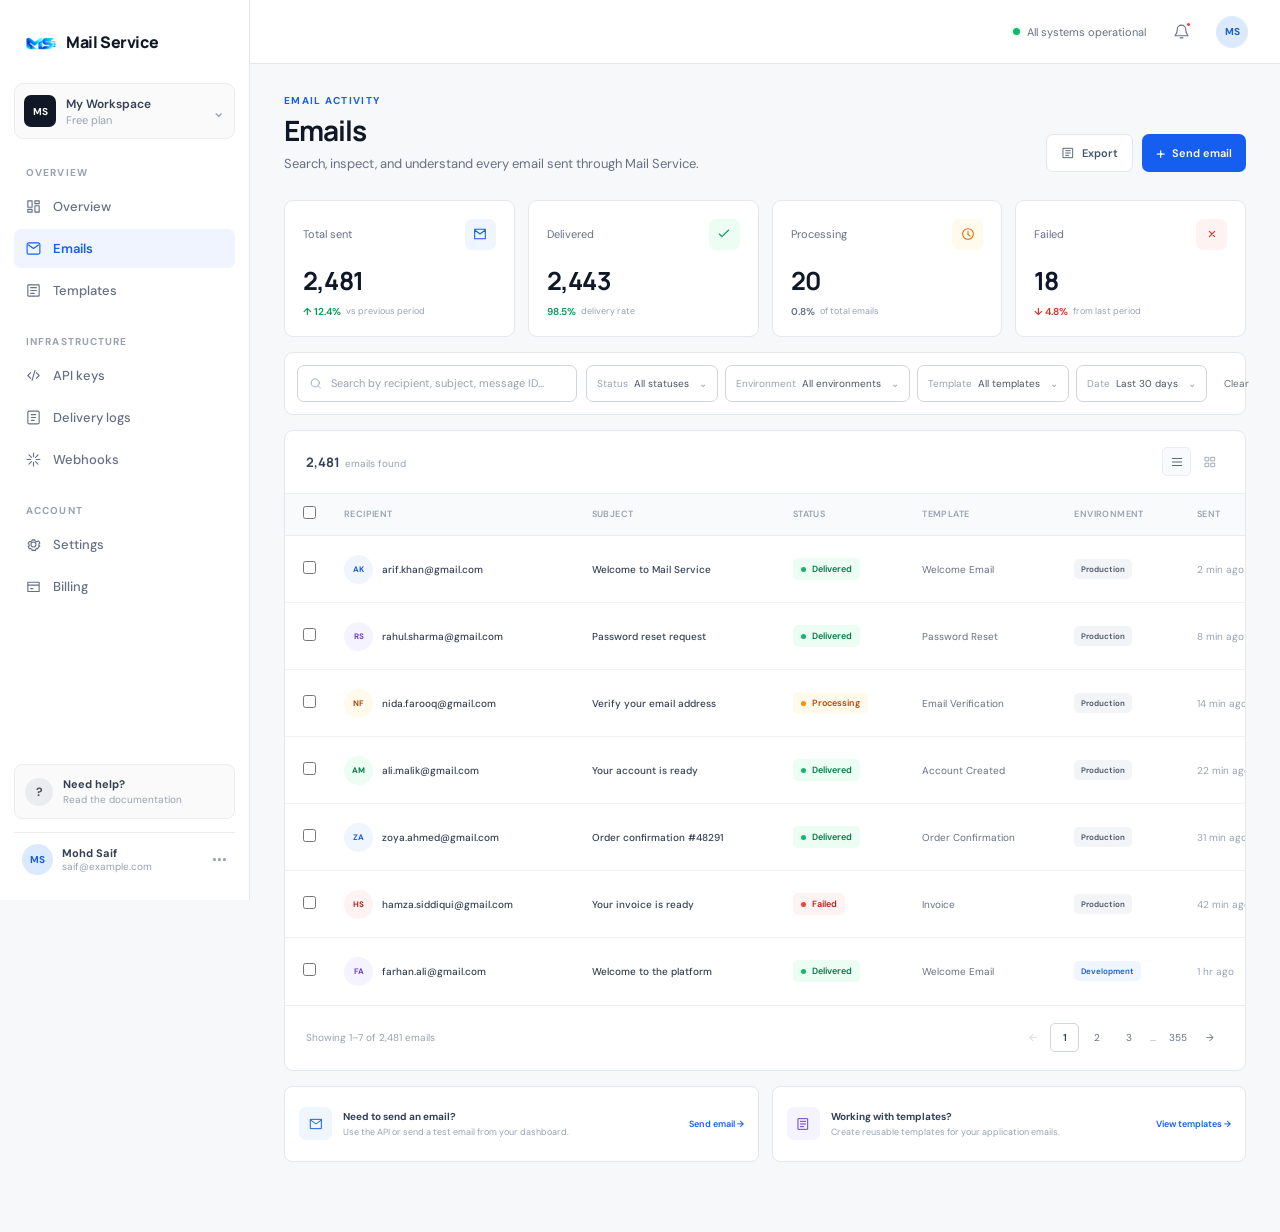
<file: emails.html>
<!DOCTYPE html>
<html lang="en">
<head>
    <meta charset="UTF-8">
    <meta name="viewport" content="width=device-width, initial-scale=1.0">
    <title>Emails — Mail Service</title>
    <link rel="stylesheet" href="emails.css">
</head>
<body>

<div class="dashboard">

    <aside class="sidebar">

        <div class="sidebar-top">

            <a href="index.html" class="brand">
                <img src="images/logo.png" alt="Mail Service">
                <span>Mail Service</span>
            </a>

            <div class="workspace">

                <div class="workspace-icon">MS</div>

                <div class="workspace-info">
                    <strong>My Workspace</strong>
                    <span>Free plan</span>
                </div>

                <span class="workspace-arrow">⌄</span>

            </div>

            <nav class="sidebar-nav">

                <div class="nav-section">

                    <span class="nav-label">Overview</span>

                    <a href="dashboard.html" class="sidebar-link">

                        <span class="nav-icon">
                            <svg viewBox="0 0 24 24">
                                <path d="M4 13h6V4H4v9Zm0 7h6v-4H4v4Zm10 0h6v-9h-6v9Zm0-16v4h6V4h-6Z"/>
                            </svg>
                        </span>

                        Overview

                    </a>

                    <a href="emails.html" class="sidebar-link active">

                        <span class="nav-icon">
                            <svg viewBox="0 0 24 24">
                                <path d="M3 6.5A2.5 2.5 0 0 1 5.5 4h13A2.5 2.5 0 0 1 21 6.5v11a2.5 2.5 0 0 1-2.5 2.5h-13A2.5 2.5 0 0 1 3 17.5v-11ZM5 7l7 5 7-5"/>
                            </svg>
                        </span>

                        Emails

                    </a>

                    <a href="templates.html" class="sidebar-link">

                        <span class="nav-icon">
                            <svg viewBox="0 0 24 24">
                                <path d="M5 4h14a1 1 0 0 1 1 1v14a1 1 0 0 1-1 1H5a1 1 0 0 1-1-1V5a1 1 0 0 1 1-1Zm3 4h8M8 12h8M8 16h5"/>
                            </svg>
                        </span>

                        Templates

                    </a>

                </div>

                <div class="nav-section">

                    <span class="nav-label">Infrastructure</span>

                    <a href="api.html" class="sidebar-link">

                        <span class="nav-icon">
                            <svg viewBox="0 0 24 24">
                                <path d="m8 8-4 4 4 4M16 8l4 4-4 4M14 5l-4 14"/>
                            </svg>
                        </span>

                        API keys

                    </a>

                    <a href="logs.html" class="sidebar-link">

                        <span class="nav-icon">
                            <svg viewBox="0 0 24 24">
                                <path d="M6 3h12a2 2 0 0 1 2 2v14a2 2 0 0 1-2 2H6a2 2 0 0 1-2-2V5a2 2 0 0 1 2-2Zm3 5h6M9 12h6M9 16h4"/>
                            </svg>
                        </span>

                        Delivery logs

                    </a>

                    <a href="webhooks.html" class="sidebar-link">

                        <span class="nav-icon">
                            <svg viewBox="0 0 24 24">
                                <path d="M12 3v5M12 16v5M3 12h5M16 12h5M5.6 5.6l3.5 3.5M14.9 14.9l3.5 3.5M18.4 5.6l-3.5 3.5M9.1 14.9l-3.5 3.5"/>
                            </svg>
                        </span>

                        Webhooks

                    </a>

                </div>

                <div class="nav-section">

                    <span class="nav-label">Account</span>

                    <a href="settings.html" class="sidebar-link">

                        <span class="nav-icon">
                            <svg viewBox="0 0 24 24">
                                <path d="M12 15.5a3.5 3.5 0 1 0 0-7 3.5 3.5 0 0 0 0 7Z"/>
                                <path d="m19.4 15 .1.1-1.7 3-1.5-.6-1.2 1.2-.2 1.6H10l-.2-1.6a7.9 7.9 0 0 1-2.1-1.2l-1.5.6-1.7-3 1.3-1a8 8 0 0 1 0-2.4l-1.3-1 1.7-3 1.5.6A7.9 7.9 0 0 1 9.8 7L10 5.4h4L14.2 7a7.9 7.9 0 0 1 2.1 1.2l1.5-.6 1.5-.6 1.7 3-1.3 1a8 8 0 0 1 0 2.4l1.2 1Z"/>
                            </svg>
                        </span>

                        Settings

                    </a>

                    <a href="billing.html" class="sidebar-link">

                        <span class="nav-icon">
                            <svg viewBox="0 0 24 24">
                                <path d="M4 6h16v13H4zM4 10h16M8 15h3"/>
                            </svg>
                        </span>

                        Billing

                    </a>

                </div>

            </nav>

        </div>

        <div class="sidebar-bottom">

            <a href="docs.html" class="help-card">

                <div class="help-icon">?</div>

                <div>
                    <strong>Need help?</strong>
                    <span>Read the documentation</span>
                </div>

            </a>

            <div class="user-card">

                <div class="avatar">MS</div>

                <div class="user-info">
                    <strong>Mohd Saif</strong>
                    <span>saif@example.com</span>
                </div>

                <button class="more-button">•••</button>

            </div>

        </div>

    </aside>

    <main class="main-content">

        <header class="topbar">

            <div class="mobile-brand">
                <img src="images/logo.png" alt="Mail Service">
                <span>Mail Service</span>
            </div>

            <div class="topbar-right">

                <a href="status.html" class="system-status">
                    <span class="status-dot"></span>
                    All systems operational
                </a>

                <button class="notification-button">

                    <svg viewBox="0 0 24 24">
                        <path d="M18 9a6 6 0 0 0-12 0c0 7-3 7-3 9h18c0-2-3-2-3-9ZM10 21h4"/>
                    </svg>

                    <span></span>

                </button>

                <div class="top-avatar">MS</div>

            </div>

        </header>

        <div class="content">

            <section class="page-header">

                <div>

                    <span class="page-kicker">EMAIL ACTIVITY</span>

                    <h1>Emails</h1>

                    <p>
                        Search, inspect, and understand every email sent through Mail Service.
                    </p>

                </div>

                <div class="header-actions">

                    <button class="secondary-button">

                        <svg viewBox="0 0 24 24">
                            <path d="M4 4h16v16H4zM8 8h8M8 12h8M8 16h5"/>
                        </svg>

                        Export

                    </button>

                    <a href="send-email.html" class="primary-button">
                        <span>+</span>
                        Send email
                    </a>

                </div>

            </section>

            <section class="stats-grid">

                <article class="stat-card">

                    <div class="stat-top">
                        <span>Total sent</span>

                        <div class="stat-icon blue">
                            <svg viewBox="0 0 24 24">
                                <path d="M4 5h16v14H4zM4 6l8 6 8-6"/>
                            </svg>
                        </div>
                    </div>

                    <strong>2,481</strong>

                    <span class="stat-change positive">
                        ↑ 12.4%
                        <small>vs previous period</small>
                    </span>

                </article>

                <article class="stat-card">

                    <div class="stat-top">
                        <span>Delivered</span>

                        <div class="stat-icon green">
                            <svg viewBox="0 0 24 24">
                                <path d="m5 12 4 4L19 6"/>
                            </svg>
                        </div>
                    </div>

                    <strong>2,443</strong>

                    <span class="stat-change positive">
                        98.5%
                        <small>delivery rate</small>
                    </span>

                </article>

                <article class="stat-card">

                    <div class="stat-top">
                        <span>Processing</span>

                        <div class="stat-icon orange">
                            <svg viewBox="0 0 24 24">
                                <circle cx="12" cy="12" r="8"/>
                                <path d="M12 8v5l3 2"/>
                            </svg>
                        </div>
                    </div>

                    <strong>20</strong>

                    <span class="stat-change neutral">
                        0.8%
                        <small>of total emails</small>
                    </span>

                </article>

                <article class="stat-card">

                    <div class="stat-top">
                        <span>Failed</span>

                        <div class="stat-icon red">
                            <svg viewBox="0 0 24 24">
                                <path d="m8 8 8 8M16 8l-8 8"/>
                            </svg>
                        </div>
                    </div>

                    <strong>18</strong>

                    <span class="stat-change negative">
                        ↓ 4.8%
                        <small>from last period</small>
                    </span>

                </article>

            </section>

            <section class="filter-panel">

                <div class="search-box">

                    <svg viewBox="0 0 24 24">
                        <circle cx="11" cy="11" r="7"/>
                        <path d="m20 20-4-4"/>
                    </svg>

                    <input
                        type="text"
                        placeholder="Search by recipient, subject, message ID..."
                    >

                </div>

                <div class="filters">

                    <button class="filter-button">
                        <span class="filter-label">Status</span>
                        All statuses
                        <span class="chevron">⌄</span>
                    </button>

                    <button class="filter-button">
                        <span class="filter-label">Environment</span>
                        All environments
                        <span class="chevron">⌄</span>
                    </button>

                    <button class="filter-button">
                        <span class="filter-label">Template</span>
                        All templates
                        <span class="chevron">⌄</span>
                    </button>

                    <button class="filter-button">
                        <span class="filter-label">Date</span>
                        Last 30 days
                        <span class="chevron">⌄</span>
                    </button>

                </div>

                <button class="clear-filters">
                    Clear
                </button>

            </section>

            <section class="email-panel">

                <div class="email-panel-header">

                    <div class="result-count">
                        <strong>2,481</strong>
                        <span>emails found</span>
                    </div>

                    <div class="view-actions">

                        <button class="view-button active">
                            <svg viewBox="0 0 24 24">
                                <path d="M4 6h16M4 12h16M4 18h16"/>
                            </svg>
                        </button>

                        <button class="view-button">
                            <svg viewBox="0 0 24 24">
                                <path d="M4 4h6v6H4zM14 4h6v6h-6zM4 14h6v6H4zM14 14h6v6h-6z"/>
                            </svg>
                        </button>

                    </div>

                </div>

                <div class="email-table-wrapper">

                    <table class="email-table">

                        <thead>

                            <tr>

                                <th class="check-column">
                                    <input type="checkbox">
                                </th>

                                <th>Recipient</th>

                                <th>Subject</th>

                                <th>Status</th>

                                <th>Template</th>

                                <th>Environment</th>

                                <th>Sent</th>

                                <th></th>

                            </tr>

                        </thead>

                        <tbody>

                            <tr>

                                <td class="check-column">
                                    <input type="checkbox">
                                </td>

                                <td>

                                    <a href="email-details.html" class="recipient">

                                        <span class="recipient-avatar blue">
                                            AK
                                        </span>

                                        <span>
                                            arif.khan@gmail.com
                                        </span>

                                    </a>

                                </td>

                                <td>
                                    <a href="email-details.html" class="subject">
                                        Welcome to Mail Service
                                    </a>
                                </td>

                                <td>
                                    <span class="status delivered">
                                        <i></i>
                                        Delivered
                                    </span>
                                </td>

                                <td>
                                    <span class="template-name">
                                        Welcome Email
                                    </span>
                                </td>

                                <td>
                                    <span class="environment production">
                                        Production
                                    </span>
                                </td>

                                <td>
                                    <span class="time">
                                        2 min ago
                                    </span>
                                </td>

                                <td>
                                    <a href="email-details.html" class="row-arrow">
                                        →
                                    </a>
                                </td>

                            </tr>

                            <tr>

                                <td class="check-column">
                                    <input type="checkbox">
                                </td>

                                <td>

                                    <a href="email-details.html" class="recipient">

                                        <span class="recipient-avatar purple">
                                            RS
                                        </span>

                                        <span>
                                            rahul.sharma@gmail.com
                                        </span>

                                    </a>

                                </td>

                                <td>
                                    <a href="email-details.html" class="subject">
                                        Password reset request
                                    </a>
                                </td>

                                <td>
                                    <span class="status delivered">
                                        <i></i>
                                        Delivered
                                    </span>
                                </td>

                                <td>
                                    <span class="template-name">
                                        Password Reset
                                    </span>
                                </td>

                                <td>
                                    <span class="environment production">
                                        Production
                                    </span>
                                </td>

                                <td>
                                    <span class="time">
                                        8 min ago
                                    </span>
                                </td>

                                <td>
                                    <a href="email-details.html" class="row-arrow">
                                        →
                                    </a>
                                </td>

                            </tr>

                            <tr>

                                <td class="check-column">
                                    <input type="checkbox">
                                </td>

                                <td>

                                    <a href="email-details.html" class="recipient">

                                        <span class="recipient-avatar orange">
                                            NF
                                        </span>

                                        <span>
                                            nida.farooq@gmail.com
                                        </span>

                                    </a>

                                </td>

                                <td>
                                    <a href="email-details.html" class="subject">
                                        Verify your email address
                                    </a>
                                </td>

                                <td>
                                    <span class="status processing">
                                        <i></i>
                                        Processing
                                    </span>
                                </td>

                                <td>
                                    <span class="template-name">
                                        Email Verification
                                    </span>
                                </td>

                                <td>
                                    <span class="environment production">
                                        Production
                                    </span>
                                </td>

                                <td>
                                    <span class="time">
                                        14 min ago
                                    </span>
                                </td>

                                <td>
                                    <a href="email-details.html" class="row-arrow">
                                        →
                                    </a>
                                </td>

                            </tr>

                            <tr>

                                <td class="check-column">
                                    <input type="checkbox">
                                </td>

                                <td>

                                    <a href="email-details.html" class="recipient">

                                        <span class="recipient-avatar green">
                                            AM
                                        </span>

                                        <span>
                                            ali.malik@gmail.com
                                        </span>

                                    </a>

                                </td>

                                <td>
                                    <a href="email-details.html" class="subject">
                                        Your account is ready
                                    </a>
                                </td>

                                <td>
                                    <span class="status delivered">
                                        <i></i>
                                        Delivered
                                    </span>
                                </td>

                                <td>
                                    <span class="template-name">
                                        Account Created
                                    </span>
                                </td>

                                <td>
                                    <span class="environment production">
                                        Production
                                    </span>
                                </td>

                                <td>
                                    <span class="time">
                                        22 min ago
                                    </span>
                                </td>

                                <td>
                                    <a href="email-details.html" class="row-arrow">
                                        →
                                    </a>
                                </td>

                            </tr>

                            <tr>

                                <td class="check-column">
                                    <input type="checkbox">
                                </td>

                                <td>

                                    <a href="email-details.html" class="recipient">

                                        <span class="recipient-avatar blue">
                                            ZA
                                        </span>

                                        <span>
                                            zoya.ahmed@gmail.com
                                        </span>

                                    </a>

                                </td>

                                <td>
                                    <a href="email-details.html" class="subject">
                                        Order confirmation #48291
                                    </a>
                                </td>

                                <td>
                                    <span class="status delivered">
                                        <i></i>
                                        Delivered
                                    </span>
                                </td>

                                <td>
                                    <span class="template-name">
                                        Order Confirmation
                                    </span>
                                </td>

                                <td>
                                    <span class="environment production">
                                        Production
                                    </span>
                                </td>

                                <td>
                                    <span class="time">
                                        31 min ago
                                    </span>
                                </td>

                                <td>
                                    <a href="email-details.html" class="row-arrow">
                                        →
                                    </a>
                                </td>

                            </tr>

                            <tr>

                                <td class="check-column">
                                    <input type="checkbox">
                                </td>

                                <td>

                                    <a href="email-details.html" class="recipient">

                                        <span class="recipient-avatar red">
                                            HS
                                        </span>

                                        <span>
                                            hamza.siddiqui@gmail.com
                                        </span>

                                    </a>

                                </td>

                                <td>
                                    <a href="email-details.html" class="subject">
                                        Your invoice is ready
                                    </a>
                                </td>

                                <td>
                                    <span class="status failed">
                                        <i></i>
                                        Failed
                                    </span>
                                </td>

                                <td>
                                    <span class="template-name">
                                        Invoice
                                    </span>
                                </td>

                                <td>
                                    <span class="environment production">
                                        Production
                                    </span>
                                </td>

                                <td>
                                    <span class="time">
                                        42 min ago
                                    </span>
                                </td>

                                <td>
                                    <a href="email-details.html" class="row-arrow">
                                        →
                                    </a>
                                </td>

                            </tr>

                            <tr>

                                <td class="check-column">
                                    <input type="checkbox">
                                </td>

                                <td>

                                    <a href="email-details.html" class="recipient">

                                        <span class="recipient-avatar purple">
                                            FA
                                        </span>

                                        <span>
                                            farhan.ali@gmail.com
                                        </span>

                                    </a>

                                </td>

                                <td>
                                    <a href="email-details.html" class="subject">
                                        Welcome to the platform
                                    </a>
                                </td>

                                <td>
                                    <span class="status delivered">
                                        <i></i>
                                        Delivered
                                    </span>
                                </td>

                                <td>
                                    <span class="template-name">
                                        Welcome Email
                                    </span>
                                </td>

                                <td>
                                    <span class="environment development">
                                        Development
                                    </span>
                                </td>

                                <td>
                                    <span class="time">
                                        1 hr ago
                                    </span>
                                </td>

                                <td>
                                    <a href="email-details.html" class="row-arrow">
                                        →
                                    </a>
                                </td>

                            </tr>

                        </tbody>

                    </table>

                </div>

                <div class="table-footer">

                    <span>
                        Showing 1–7 of 2,481 emails
                    </span>

                    <div class="pagination">

                        <button disabled>
                            ←
                        </button>

                        <button class="current">
                            1
                        </button>

                        <button>
                            2
                        </button>

                        <button>
                            3
                        </button>

                        <span>...</span>

                        <button>
                            355
                        </button>

                        <button>
                            →
                        </button>

                    </div>

                </div>

            </section>

            <section class="bottom-info">

                <div class="info-card">

                    <div class="info-icon blue">
                        <svg viewBox="0 0 24 24">
                            <path d="M4 5h16v14H4zM4 6l8 6 8-6"/>
                        </svg>
                    </div>

                    <div>
                        <strong>Need to send an email?</strong>
                        <span>Use the API or send a test email from your dashboard.</span>
                    </div>

                    <a href="send-email.html">
                        Send email →
                    </a>

                </div>

                <div class="info-card">

                    <div class="info-icon purple">
                        <svg viewBox="0 0 24 24">
                            <path d="M5 4h14v16H5zM8 8h8M8 12h8M8 16h5"/>
                        </svg>
                    </div>

                    <div>
                        <strong>Working with templates?</strong>
                        <span>Create reusable templates for your application emails.</span>
                    </div>

                    <a href="templates.html">
                        View templates →
                    </a>

                </div>

            </section>

        </div>

    </main>

</div>

</body>
</html>
</file>
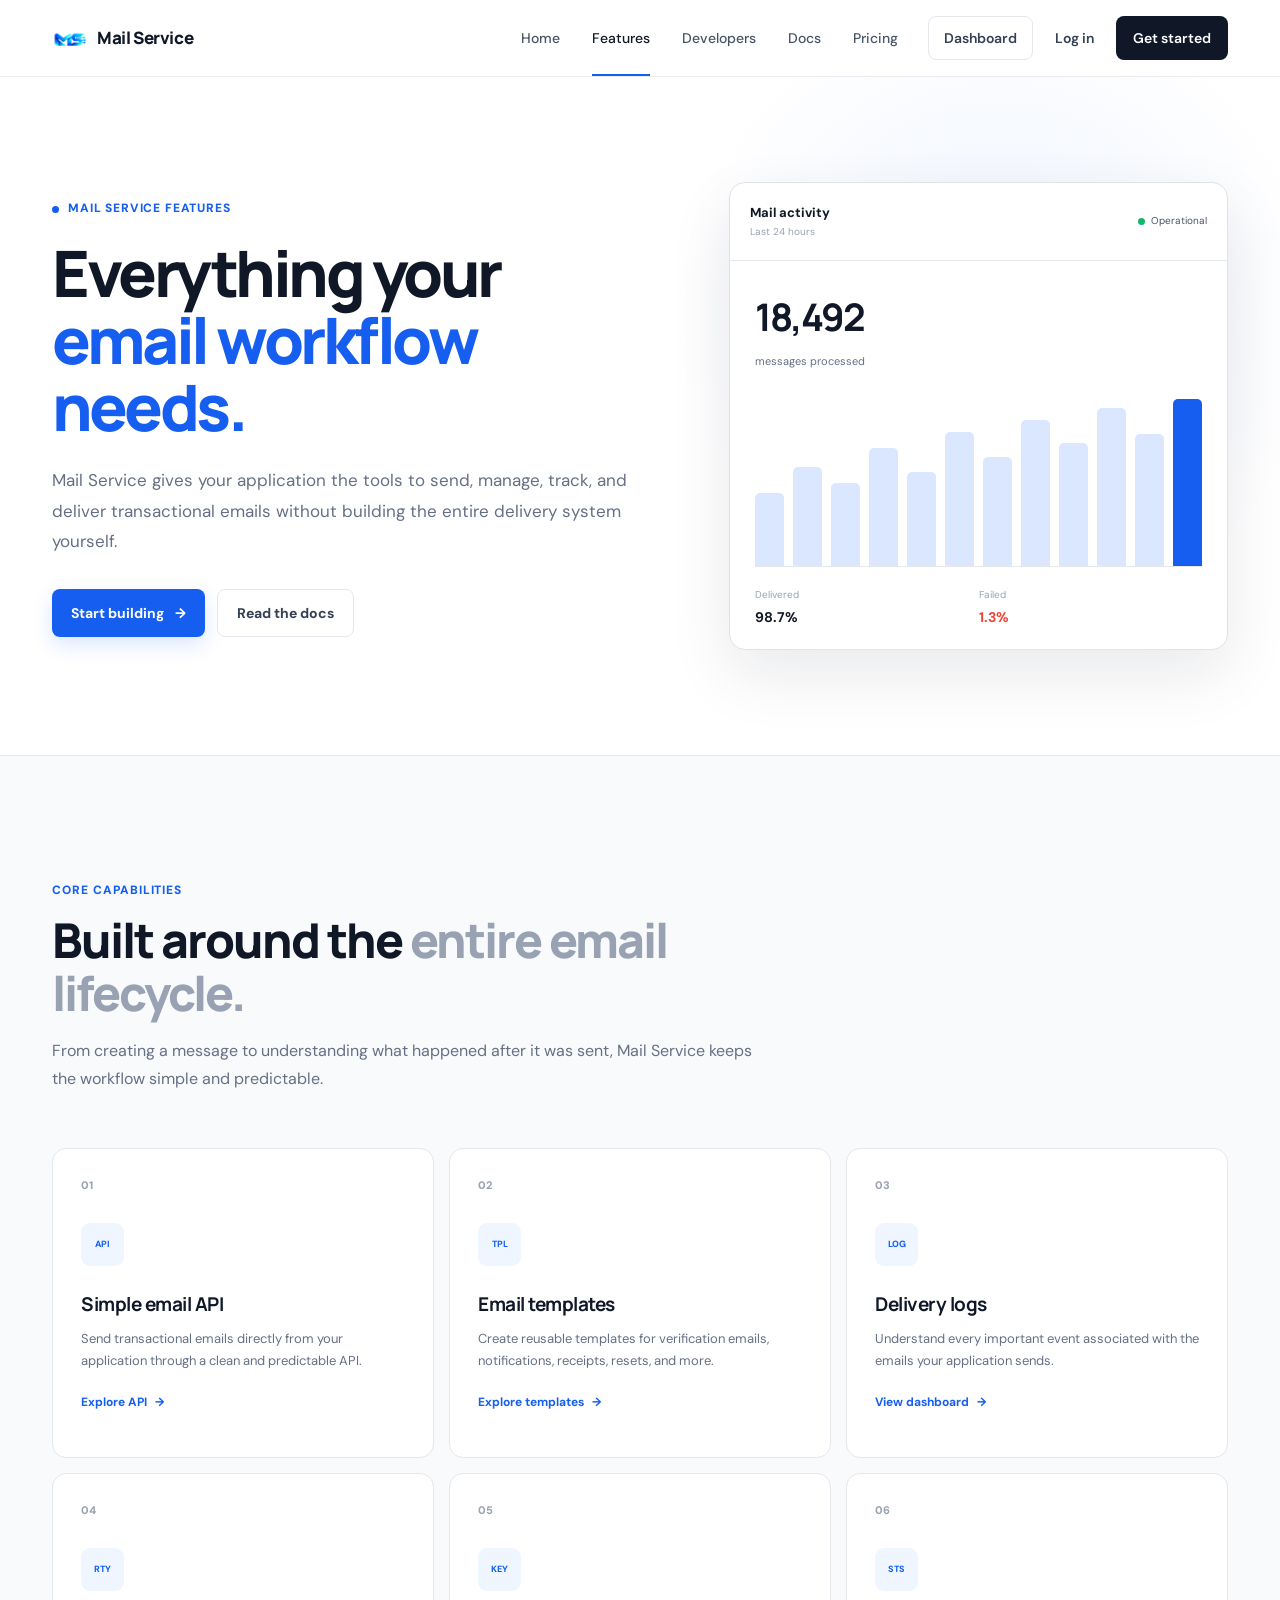
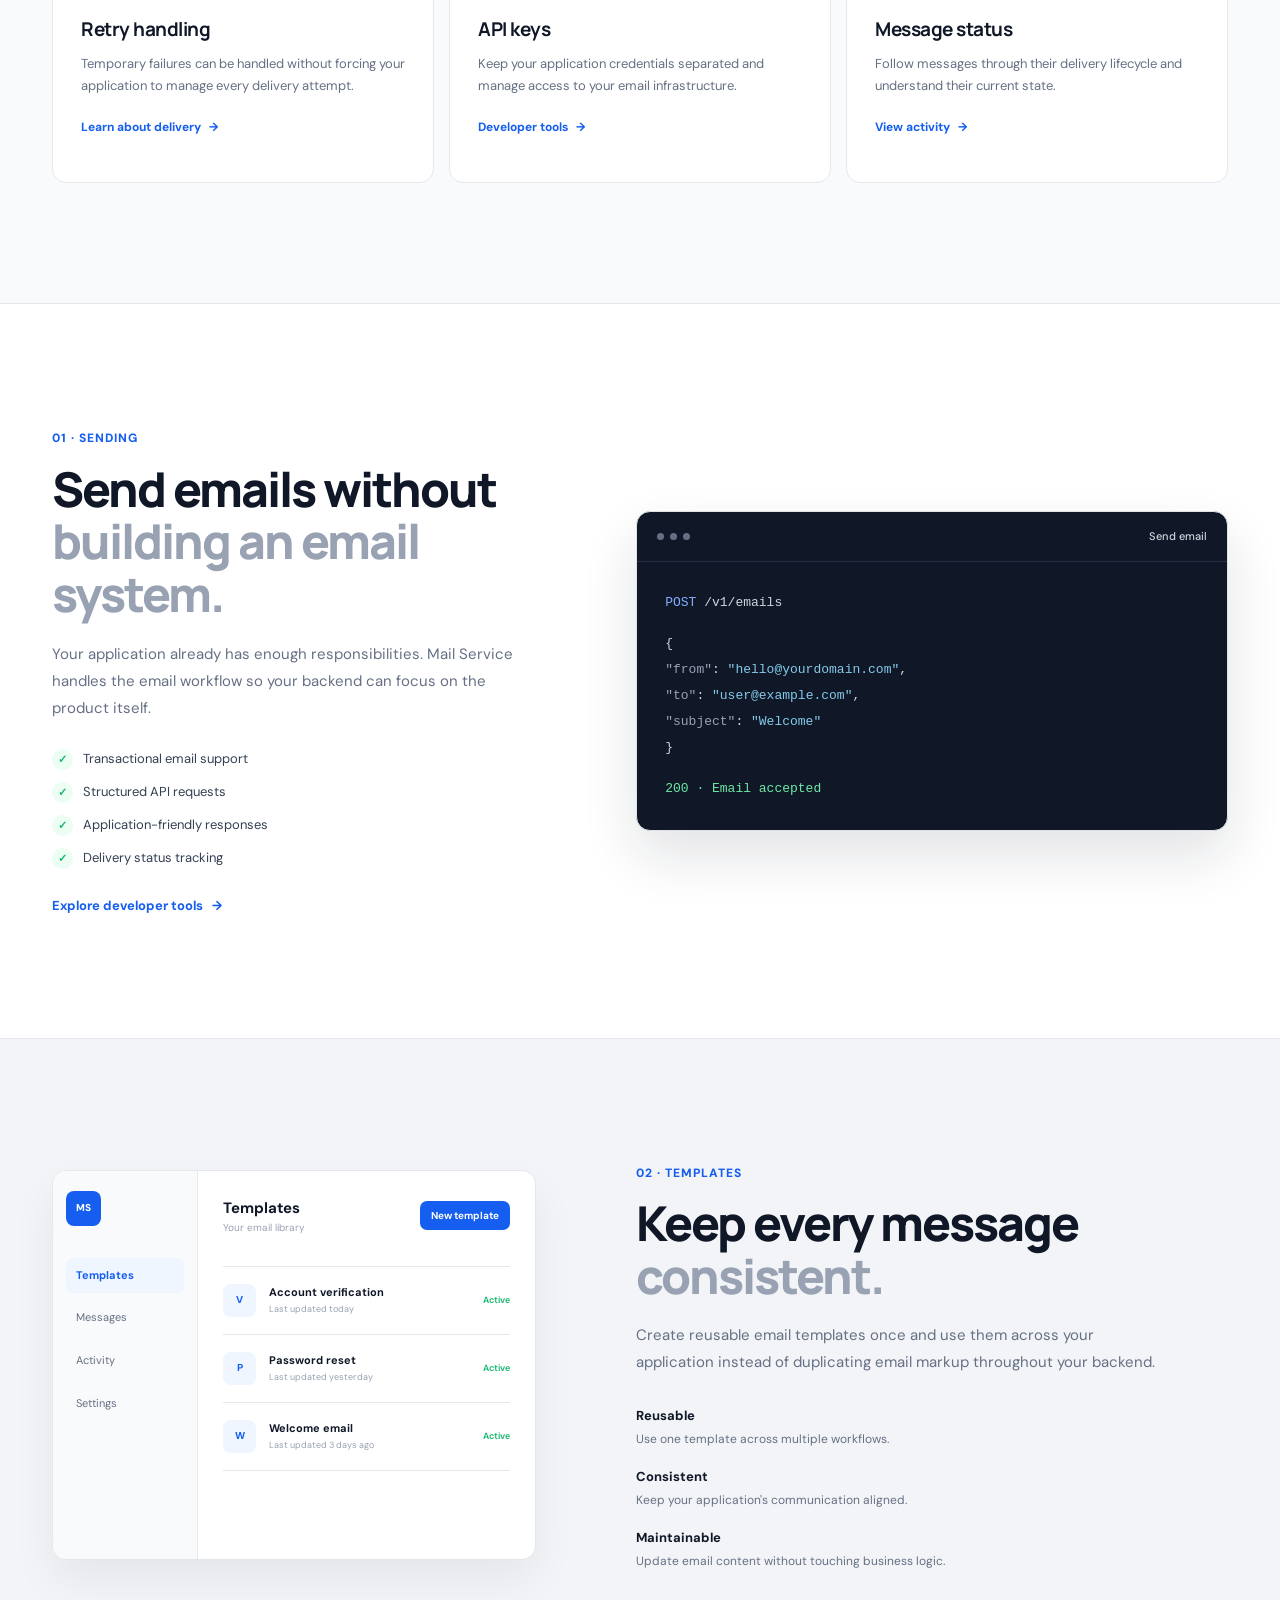
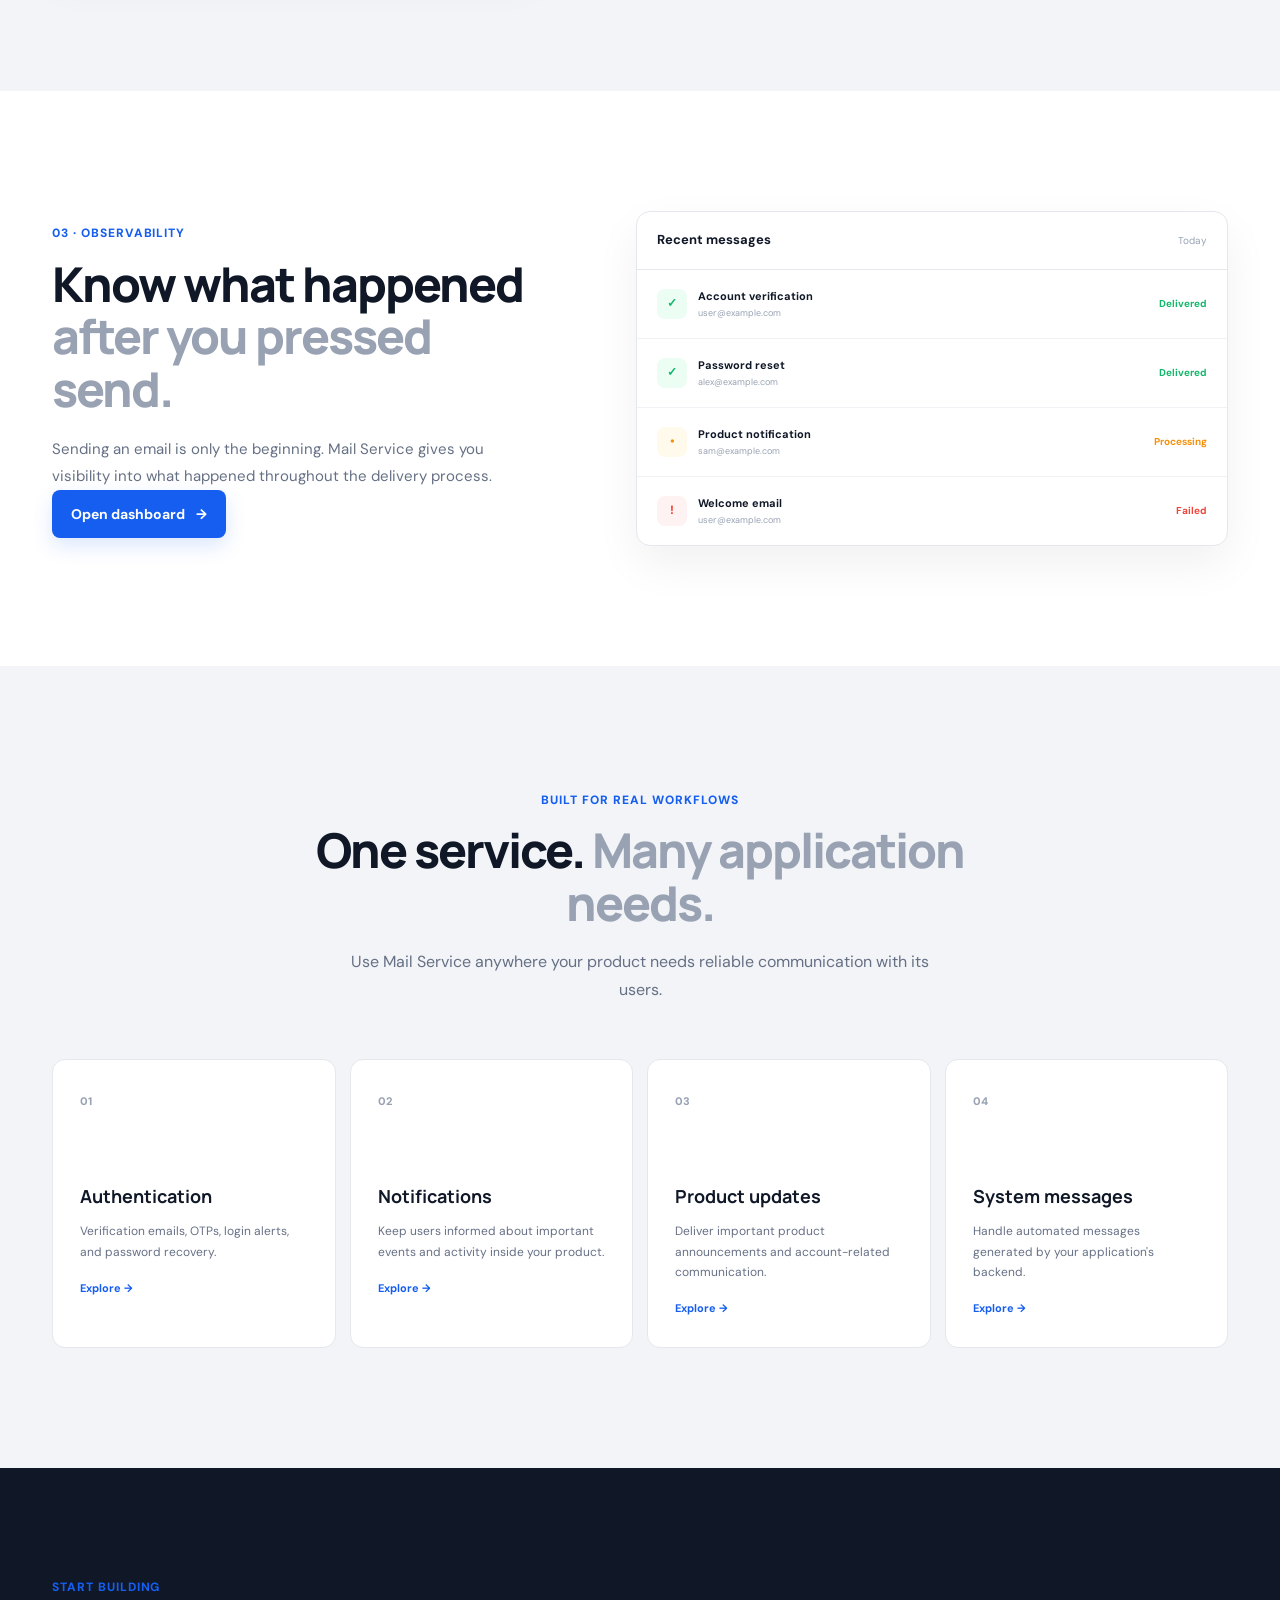
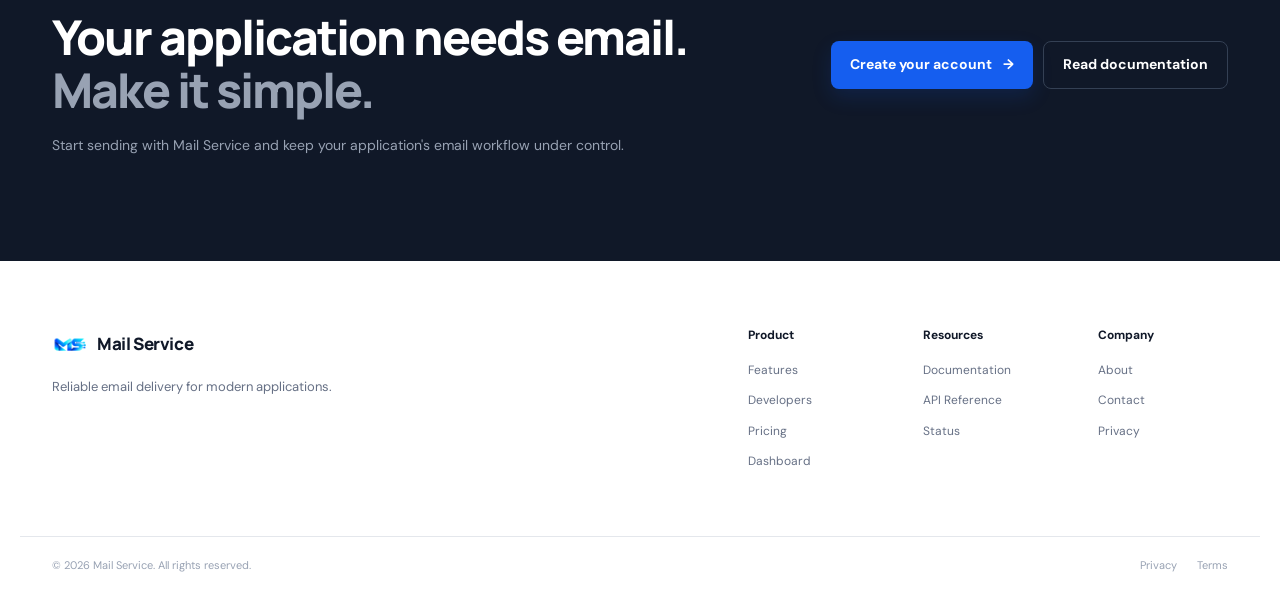
<file: features.html>
<!DOCTYPE html>
<html lang="en">
<head>
    <meta charset="UTF-8">
    <meta name="viewport" content="width=device-width, initial-scale=1.0">
    <title>Features — Mail Service</title>
    <link rel="stylesheet" href="features.css">
</head>
<body>

    <header class="navbar">
        <div class="nav-container">

            <a href="index.html" class="brand">
                <img src="images/logo.png" alt="Mail Service">
                <span>Mail Service</span>
            </a>

            <nav class="nav-links">
                <a href="index.html">Home</a>
                <a href="features.html" class="active">Features</a>
                <a href="developers.html">Developers</a>
                <a href="docs.html">Docs</a>
                <a href="pricing.html">Pricing</a>
            </nav>

            <div class="nav-actions">
                <a href="dashboard.html" class="dashboard-btn">Dashboard</a>
                <a href="login.html" class="login-link">Log in</a>
                <a href="register.html" class="register-btn">Get started</a>
            </div>

        </div>
    </header>


    <main>

        <section class="features-hero">

            <div class="hero-container">

                <div class="hero-content">

                    <div class="hero-label">
                        <span></span>
                        Mail Service features
                    </div>

                    <h1>
                        Everything your
                        <span>email workflow needs.</span>
                    </h1>

                    <p>
                        Mail Service gives your application the tools to send,
                        manage, track, and deliver transactional emails without
                        building the entire delivery system yourself.
                    </p>

                    <div class="hero-actions">
                        <a href="register.html" class="primary-btn">
                            Start building
                            <span>→</span>
                        </a>

                        <a href="docs.html" class="secondary-btn">
                            Read the docs
                        </a>
                    </div>

                </div>


                <div class="hero-panel">

                    <div class="panel-header">
                        <div>
                            <strong>Mail activity</strong>
                            <span>Last 24 hours</span>
                        </div>

                        <div class="panel-status">
                            <span></span>
                            Operational
                        </div>
                    </div>


                    <div class="activity-number">
                        <strong>18,492</strong>
                        <span>messages processed</span>
                    </div>


                    <div class="activity-bars">

                        <div class="bar bar-one"></div>
                        <div class="bar bar-two"></div>
                        <div class="bar bar-three"></div>
                        <div class="bar bar-four"></div>
                        <div class="bar bar-five"></div>
                        <div class="bar bar-six"></div>
                        <div class="bar bar-seven"></div>
                        <div class="bar bar-eight"></div>
                        <div class="bar bar-nine"></div>
                        <div class="bar bar-ten"></div>
                        <div class="bar bar-eleven"></div>
                        <div class="bar bar-twelve"></div>

                    </div>


                    <div class="panel-footer">
                        <div>
                            <span>Delivered</span>
                            <strong>98.7%</strong>
                        </div>

                        <div>
                            <span>Failed</span>
                            <strong>1.3%</strong>
                        </div>
                    </div>

                </div>

            </div>

        </section>


        <section class="feature-overview">

            <div class="container">

                <div class="section-heading">

                    <span class="section-label">Core capabilities</span>

                    <h2>
                        Built around the
                        <span>entire email lifecycle.</span>
                    </h2>

                    <p>
                        From creating a message to understanding what happened
                        after it was sent, Mail Service keeps the workflow simple
                        and predictable.
                    </p>

                </div>


                <div class="overview-grid">

                    <article class="overview-card">

                        <div class="card-number">01</div>

                        <div class="card-icon">API</div>

                        <h3>Simple email API</h3>

                        <p>
                            Send transactional emails directly from your
                            application through a clean and predictable API.
                        </p>

                        <a href="developers.html">
                            Explore API
                            <span>→</span>
                        </a>

                    </article>


                    <article class="overview-card">

                        <div class="card-number">02</div>

                        <div class="card-icon">TPL</div>

                        <h3>Email templates</h3>

                        <p>
                            Create reusable templates for verification emails,
                            notifications, receipts, resets, and more.
                        </p>

                        <a href="docs.html">
                            Explore templates
                            <span>→</span>
                        </a>

                    </article>


                    <article class="overview-card">

                        <div class="card-number">03</div>

                        <div class="card-icon">LOG</div>

                        <h3>Delivery logs</h3>

                        <p>
                            Understand every important event associated with
                            the emails your application sends.
                        </p>

                        <a href="dashboard.html">
                            View dashboard
                            <span>→</span>
                        </a>

                    </article>


                    <article class="overview-card">

                        <div class="card-number">04</div>

                        <div class="card-icon">RTY</div>

                        <h3>Retry handling</h3>

                        <p>
                            Temporary failures can be handled without forcing
                            your application to manage every delivery attempt.
                        </p>

                        <a href="docs.html">
                            Learn about delivery
                            <span>→</span>
                        </a>

                    </article>


                    <article class="overview-card">

                        <div class="card-number">05</div>

                        <div class="card-icon">KEY</div>

                        <h3>API keys</h3>

                        <p>
                            Keep your application credentials separated and
                            manage access to your email infrastructure.
                        </p>

                        <a href="developers.html">
                            Developer tools
                            <span>→</span>
                        </a>

                    </article>


                    <article class="overview-card">

                        <div class="card-number">06</div>

                        <div class="card-icon">STS</div>

                        <h3>Message status</h3>

                        <p>
                            Follow messages through their delivery lifecycle
                            and understand their current state.
                        </p>

                        <a href="dashboard.html">
                            View activity
                            <span>→</span>
                        </a>

                    </article>

                </div>

            </div>

        </section>


        <section class="api-feature">

            <div class="container api-container">

                <div class="api-content">

                    <span class="section-label">01 · Sending</span>

                    <h2>
                        Send emails without
                        <span>building an email system.</span>
                    </h2>

                    <p>
                        Your application already has enough responsibilities.
                        Mail Service handles the email workflow so your backend
                        can focus on the product itself.
                    </p>

                    <div class="check-list">

                        <div>
                            <span>✓</span>
                            <p>Transactional email support</p>
                        </div>

                        <div>
                            <span>✓</span>
                            <p>Structured API requests</p>
                        </div>

                        <div>
                            <span>✓</span>
                            <p>Application-friendly responses</p>
                        </div>

                        <div>
                            <span>✓</span>
                            <p>Delivery status tracking</p>
                        </div>

                    </div>

                    <a href="developers.html" class="text-link">
                        Explore developer tools
                        <span>→</span>
                    </a>

                </div>


                <div class="api-card">

                    <div class="code-header">
                        <div>
                            <span></span>
                            <span></span>
                            <span></span>
                        </div>

                        <strong>Send email</strong>
                    </div>

                    <div class="code-content">
                        <div><span class="code-blue">POST</span> /v1/emails</div>

                        <div class="code-space"></div>

                        <div>{</div>

                        <div class="code-indent">
                            <span class="code-key">"from"</span>:
                            <span class="code-value">"hello@yourdomain.com"</span>,
                        </div>

                        <div class="code-indent">
                            <span class="code-key">"to"</span>:
                            <span class="code-value">"user@example.com"</span>,
                        </div>

                        <div class="code-indent">
                            <span class="code-key">"subject"</span>:
                            <span class="code-value">"Welcome"</span>
                        </div>

                        <div>}</div>

                        <div class="code-space"></div>

                        <div class="code-success">
                            200 · Email accepted
                        </div>
                    </div>

                </div>

            </div>

        </section>


        <section class="templates-feature">

            <div class="container templates-container">

                <div class="template-preview">

                    <div class="template-sidebar">

                        <div class="template-logo">
                            MS
                        </div>

                        <span class="sidebar-active">Templates</span>
                        <span>Messages</span>
                        <span>Activity</span>
                        <span>Settings</span>

                    </div>


                    <div class="template-main">

                        <div class="template-heading">
                            <div>
                                <span>Templates</span>
                                <strong>Your email library</strong>
                            </div>

                            <button>New template</button>
                        </div>


                        <div class="template-items">

                            <div class="template-item">
                                <div class="template-symbol">V</div>

                                <div>
                                    <strong>Account verification</strong>
                                    <span>Last updated today</span>
                                </div>

                                <span class="template-status">Active</span>
                            </div>


                            <div class="template-item">
                                <div class="template-symbol">P</div>

                                <div>
                                    <strong>Password reset</strong>
                                    <span>Last updated yesterday</span>
                                </div>

                                <span class="template-status">Active</span>
                            </div>


                            <div class="template-item">
                                <div class="template-symbol">W</div>

                                <div>
                                    <strong>Welcome email</strong>
                                    <span>Last updated 3 days ago</span>
                                </div>

                                <span class="template-status">Active</span>
                            </div>

                        </div>

                    </div>

                </div>


                <div class="template-content">

                    <span class="section-label">02 · Templates</span>

                    <h2>
                        Keep every message
                        <span>consistent.</span>
                    </h2>

                    <p>
                        Create reusable email templates once and use them
                        across your application instead of duplicating email
                        markup throughout your backend.
                    </p>

                    <div class="template-points">

                        <div>
                            <strong>Reusable</strong>
                            <span>Use one template across multiple workflows.</span>
                        </div>

                        <div>
                            <strong>Consistent</strong>
                            <span>Keep your application's communication aligned.</span>
                        </div>

                        <div>
                            <strong>Maintainable</strong>
                            <span>Update email content without touching business logic.</span>
                        </div>

                    </div>

                </div>

            </div>

        </section>


        <section class="tracking-feature">

            <div class="container tracking-container">

                <div class="tracking-content">

                    <span class="section-label">03 · Observability</span>

                    <h2>
                        Know what happened
                        <span>after you pressed send.</span>
                    </h2>

                    <p>
                        Sending an email is only the beginning. Mail Service
                        gives you visibility into what happened throughout
                        the delivery process.
                    </p>

                    <a href="dashboard.html" class="primary-btn">
                        Open dashboard
                        <span>→</span>
                    </a>

                </div>


                <div class="tracking-table">

                    <div class="tracking-header">
                        <span>Recent messages</span>
                        <span>Today</span>
                    </div>


                    <div class="tracking-row">

                        <div class="tracking-message">
                            <div class="status-icon delivered">✓</div>

                            <div>
                                <strong>Account verification</strong>
                                <span>user@example.com</span>
                            </div>
                        </div>

                        <span class="status delivered-text">Delivered</span>

                    </div>


                    <div class="tracking-row">

                        <div class="tracking-message">
                            <div class="status-icon delivered">✓</div>

                            <div>
                                <strong>Password reset</strong>
                                <span>alex@example.com</span>
                            </div>
                        </div>

                        <span class="status delivered-text">Delivered</span>

                    </div>


                    <div class="tracking-row">

                        <div class="tracking-message">
                            <div class="status-icon pending">•</div>

                            <div>
                                <strong>Product notification</strong>
                                <span>sam@example.com</span>
                            </div>
                        </div>

                        <span class="status pending-text">Processing</span>

                    </div>


                    <div class="tracking-row">

                        <div class="tracking-message">
                            <div class="status-icon failed">!</div>

                            <div>
                                <strong>Welcome email</strong>
                                <span>user@example.com</span>
                            </div>
                        </div>

                        <span class="status failed-text">Failed</span>

                    </div>

                </div>

            </div>

        </section>


        <section class="use-cases">

            <div class="container">

                <div class="section-heading centered">

                    <span class="section-label">Built for real workflows</span>

                    <h2>
                        One service.
                        <span>Many application needs.</span>
                    </h2>

                    <p>
                        Use Mail Service anywhere your product needs reliable
                        communication with its users.
                    </p>

                </div>


                <div class="use-case-grid">

                    <a href="developers.html" class="use-case-card">
                        <span>01</span>
                        <h3>Authentication</h3>
                        <p>
                            Verification emails, OTPs, login alerts,
                            and password recovery.
                        </p>
                        <strong>Explore →</strong>
                    </a>


                    <a href="developers.html" class="use-case-card">
                        <span>02</span>
                        <h3>Notifications</h3>
                        <p>
                            Keep users informed about important events
                            and activity inside your product.
                        </p>
                        <strong>Explore →</strong>
                    </a>


                    <a href="developers.html" class="use-case-card">
                        <span>03</span>
                        <h3>Product updates</h3>
                        <p>
                            Deliver important product announcements and
                            account-related communication.
                        </p>
                        <strong>Explore →</strong>
                    </a>


                    <a href="developers.html" class="use-case-card">
                        <span>04</span>
                        <h3>System messages</h3>
                        <p>
                            Handle automated messages generated by
                            your application's backend.
                        </p>
                        <strong>Explore →</strong>
                    </a>

                </div>

            </div>

        </section>


        <section class="feature-cta">

            <div class="container cta-container">

                <div>
                    <span class="section-label">Start building</span>

                    <h2>
                        Your application needs email.
                        <span>Make it simple.</span>
                    </h2>

                    <p>
                        Start sending with Mail Service and keep your
                        application's email workflow under control.
                    </p>
                </div>


                <div class="cta-actions">

                    <a href="register.html" class="primary-btn">
                        Create your account
                        <span>→</span>
                    </a>

                    <a href="docs.html" class="secondary-btn">
                        Read documentation
                    </a>

                </div>

            </div>

        </section>

    </main>


    <footer class="footer">

        <div class="footer-container">

            <div class="footer-brand">

                <a href="index.html" class="brand">
                    <img src="images/logo.png" alt="Mail Service">
                    <span>Mail Service</span>
                </a>

                <p>
                    Reliable email delivery for modern applications.
                </p>

            </div>


            <div class="footer-links">

                <div>
                    <strong>Product</strong>
                    <a href="features.html">Features</a>
                    <a href="developers.html">Developers</a>
                    <a href="pricing.html">Pricing</a>
                    <a href="dashboard.html">Dashboard</a>
                </div>


                <div>
                    <strong>Resources</strong>
                    <a href="docs.html">Documentation</a>
                    <a href="api.html">API Reference</a>
                    <a href="status.html">Status</a>
                </div>


                <div>
                    <strong>Company</strong>
                    <a href="about.html">About</a>
                    <a href="contact.html">Contact</a>
                    <a href="privacy.html">Privacy</a>
                </div>

            </div>

        </div>


        <div class="footer-bottom">

            <span>© 2026 Mail Service. All rights reserved.</span>

            <div>
                <a href="privacy.html">Privacy</a>
                <a href="terms.html">Terms</a>
            </div>

        </div>

    </footer>

</body>
</html>
</file>
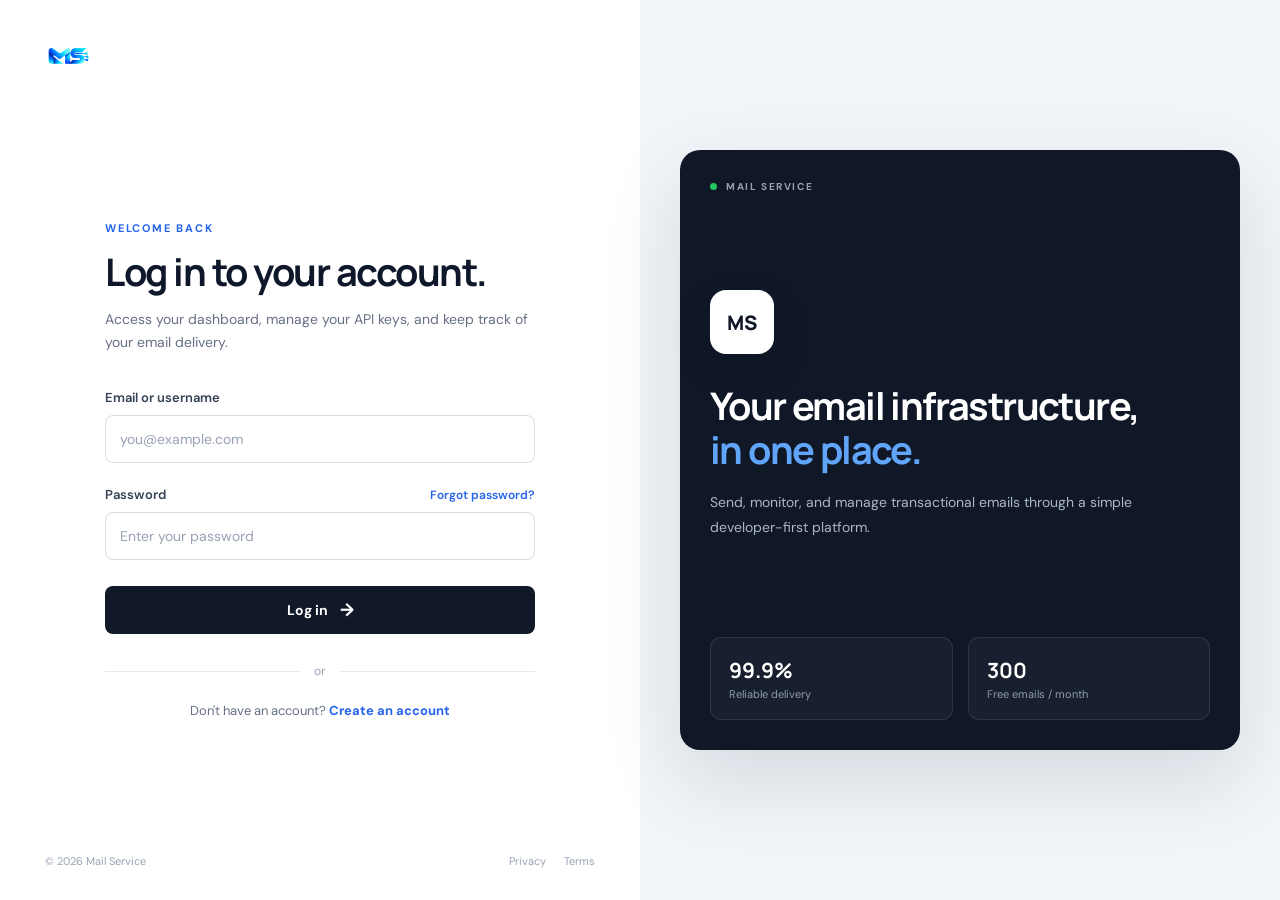
<file: login.html>
<!DOCTYPE html>
<html lang="en">
<head>
    <meta charset="UTF-8">
    <meta name="viewport" content="width=device-width, initial-scale=1.0">
    <title>Log in — Mail Service</title>
    <link rel="stylesheet" href="login.css">
</head>
<body>

<main class="auth-page">

    <div class="auth-left">
        <a href="index.html" class="brand">
            <img src="images/logo.png" alt="Mail Service">
        </a>

        <div class="auth-content">

            <div class="auth-heading">
                <span class="eyebrow">WELCOME BACK</span>

                <h1>Log in to your account.</h1>

                <p>
                    Access your dashboard, manage your API keys,
                    and keep track of your email delivery.
                </p>
            </div>

            <form class="login-form">

                <div class="form-group">
                    <label for="identifier">Email or username</label>

                    <input
                        type="text"
                        id="identifier"
                        name="identifier"
                        placeholder="you@example.com"
                        autocomplete="username"
                        required
                    >
                </div>

                <div class="form-group">
                    <div class="password-label">
                        <label for="password">Password</label>

                        <a href="forgot-password.html">
                            Forgot password?
                        </a>
                    </div>

                    <input
                        type="password"
                        id="password"
                        name="password"
                        placeholder="Enter your password"
                        autocomplete="current-password"
                        required
                    >
                </div>

                <button type="submit" class="login-btn">
                    Log in
                    <span>→</span>
                </button>

            </form>

            <div class="divider">
                <span>or</span>
            </div>

            <p class="signup-text">
                Don't have an account?
                <a href="register.html">Create an account</a>
            </p>

        </div>

        <div class="auth-footer">
            <span>© 2026 Mail Service</span>

            <div>
                <a href="privacy.html">Privacy</a>
                <a href="terms.html">Terms</a>
            </div>
        </div>
    </div>

    <div class="auth-right">

        <div class="visual-card">

            <div class="visual-top">
                <span class="status-dot"></span>
                <span>MAIL SERVICE</span>
            </div>

            <div class="visual-content">

                <div class="visual-icon">
                    MS
                </div>

                <h2>
                    Your email infrastructure,
                    <span>in one place.</span>
                </h2>

                <p>
                    Send, monitor, and manage transactional emails
                    through a simple developer-first platform.
                </p>

            </div>

            <div class="visual-stats">

                <div>
                    <strong>99.9%</strong>
                    <span>Reliable delivery</span>
                </div>

                <div>
                    <strong>300</strong>
                    <span>Free emails / month</span>
                </div>

            </div>

        </div>

    </div>

</main>

</body>
</html>
</file>
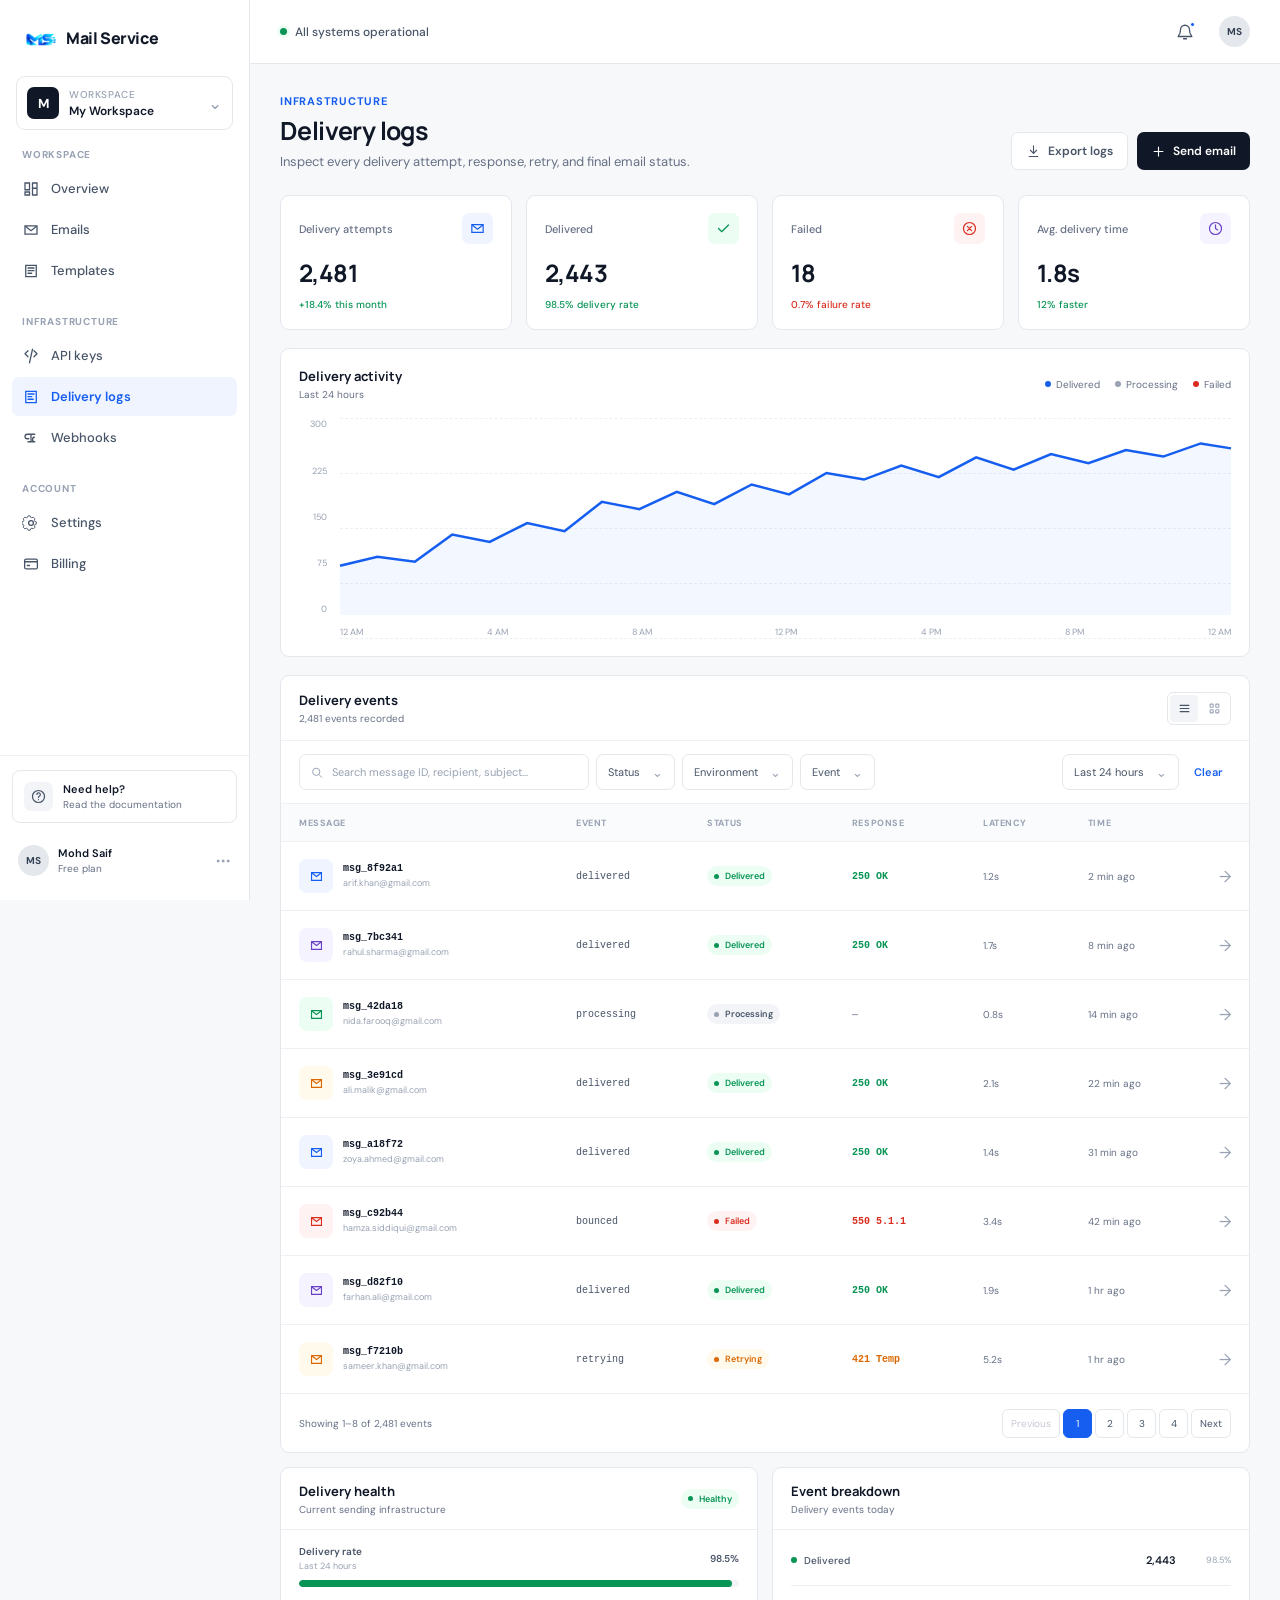
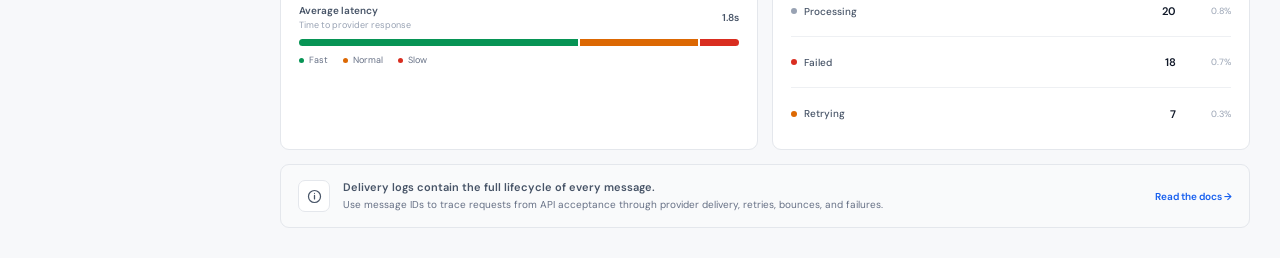
<file: logs.html>
<!DOCTYPE html>
<html lang="en">
<head>
    <meta charset="UTF-8">
    <meta name="viewport" content="width=device-width, initial-scale=1.0">
    <title>Delivery Logs - Mail Service</title>
    <link rel="preconnect" href="https://fonts.googleapis.com">
    <link rel="preconnect" href="https://fonts.gstatic.com" crossorigin>
    <link href="https://fonts.googleapis.com/css2?family=DM+Sans:wght@400;500;600;700&family=Manrope:wght@500;600;700;800&display=swap" rel="stylesheet">
    <link rel="stylesheet" href="logs.css">
</head>
<body>

    <aside class="sidebar">
        <div class="sidebar-top">
            <a href="dashboard.html" class="sidebar-brand">
                <img src="images/logo.png" alt="Mail Service">
                <span>Mail Service</span>
            </a>

            <div class="workspace">
                <div class="workspace-icon">M</div>
                <div class="workspace-info">
                    <span class="workspace-label">Workspace</span>
                    <strong>My Workspace</strong>
                </div>
                <span class="workspace-arrow">⌄</span>
            </div>
        </div>

        <nav class="sidebar-nav">
            <div class="nav-section">
                <span class="nav-section-title">Workspace</span>

                <a href="dashboard.html" class="nav-item">
                    <span class="nav-icon">
                        <svg viewBox="0 0 24 24" fill="none">
                            <path d="M4 13h6V4H4v9ZM4 20h6v-4H4v4ZM14 20h6v-9h-6v9ZM14 11h6V4h-6v7Z" stroke="currentColor" stroke-width="1.7"/>
                        </svg>
                    </span>
                    Overview
                </a>

                <a href="emails.html" class="nav-item">
                    <span class="nav-icon">
                        <svg viewBox="0 0 24 24" fill="none">
                            <path d="M4 6.5h16v11H4v-11Z" stroke="currentColor" stroke-width="1.7"/>
                            <path d="m4.5 7 7.5 6 7.5-6" stroke="currentColor" stroke-width="1.7"/>
                        </svg>
                    </span>
                    Emails
                </a>

                <a href="templates.html" class="nav-item">
                    <span class="nav-icon">
                        <svg viewBox="0 0 24 24" fill="none">
                            <path d="M5 4.5h14v15H5v-15Z" stroke="currentColor" stroke-width="1.7"/>
                            <path d="M8 8h8M8 11.5h8M8 15h5" stroke="currentColor" stroke-width="1.7" stroke-linecap="round"/>
                        </svg>
                    </span>
                    Templates
                </a>
            </div>

            <div class="nav-section">
                <span class="nav-section-title">Infrastructure</span>

                <a href="api.html" class="nav-item">
                    <span class="nav-icon">
                        <svg viewBox="0 0 24 24" fill="none">
                            <path d="M8 5 4 9l4 4M16 5l4 4-4 4M14 3l-4 18" stroke="currentColor" stroke-width="1.7" stroke-linecap="round" stroke-linejoin="round"/>
                        </svg>
                    </span>
                    API keys
                </a>

                <a href="logs.html" class="nav-item active">
                    <span class="nav-icon">
                        <svg viewBox="0 0 24 24" fill="none">
                            <path d="M5 4.5h14v15H5v-15Z" stroke="currentColor" stroke-width="1.7"/>
                            <path d="M8 8h8M8 11.5h5M8 15h7" stroke="currentColor" stroke-width="1.7" stroke-linecap="round"/>
                        </svg>
                    </span>
                    Delivery logs
                </a>

                <a href="webhooks.html" class="nav-item">
                    <span class="nav-icon">
                        <svg viewBox="0 0 24 24" fill="none">
                            <path d="M8 17h8M7 7h10M12 7v10M7 7a3 3 0 1 0 0 6h2M17 17a3 3 0 1 1 0-6h-2" stroke="currentColor" stroke-width="1.7" stroke-linecap="round"/>
                        </svg>
                    </span>
                    Webhooks
                </a>
            </div>

            <div class="nav-section">
                <span class="nav-section-title">Account</span>

                <a href="settings.html" class="nav-item">
                    <span class="nav-icon">
                        <svg viewBox="0 0 24 24" fill="none">
                            <circle cx="12" cy="12" r="3.2" stroke="currentColor" stroke-width="1.7"/>
                            <path d="M19 13.5v-3l-2-.7a6.4 6.4 0 0 0-.7-1.6l.9-1.9-2.1-2.1-1.9.9a6.4 6.4 0 0 0-1.6-.7L11 2.5H8l-.7 1.9a6.4 6.4 0 0 0-1.6.7l-1.9-.9-2.1 2.1.9 1.9a6.4 6.4 0 0 0-.7 1.6l-2 .7v3l2 .7c.2.6.4 1.1.7 1.6l-.9 1.9 2.1 2.1 1.9-.9c.5.3 1 .5 1.6.7l.7 2h3l.7-2c.6-.2 1.1-.4 1.6-.7l1.9.9 2.1-2.1-.9-1.9c.3-.5.5-1 .7-1.6l2-.7Z" stroke="currentColor" stroke-width="1.2" stroke-linejoin="round"/>
                        </svg>
                    </span>
                    Settings
                </a>

                <a href="billing.html" class="nav-item">
                    <span class="nav-icon">
                        <svg viewBox="0 0 24 24" fill="none">
                            <rect x="3.5" y="5.5" width="17" height="13" rx="2" stroke="currentColor" stroke-width="1.7"/>
                            <path d="M3.5 9h17M7 14h3" stroke="currentColor" stroke-width="1.7" stroke-linecap="round"/>
                        </svg>
                    </span>
                    Billing
                </a>
            </div>
        </nav>

        <div class="sidebar-bottom">
            <div class="help-card">
                <div class="help-icon">
                    <svg viewBox="0 0 24 24" fill="none">
                        <circle cx="12" cy="12" r="8.5" stroke="currentColor" stroke-width="1.7"/>
                        <path d="M9.8 9.2a2.4 2.4 0 1 1 4.1 1.7c-.9.8-1.9 1.2-1.9 2.5" stroke="currentColor" stroke-width="1.7" stroke-linecap="round"/>
                        <circle cx="12" cy="16.5" r=".8" fill="currentColor"/>
                    </svg>
                </div>
                <div>
                    <strong>Need help?</strong>
                    <span>Read the documentation</span>
                </div>
            </div>

            <div class="user-profile">
                <div class="user-avatar">MS</div>
                <div class="user-info">
                    <strong>Mohd Saif</strong>
                    <span>Free plan</span>
                </div>
                <span class="user-more">•••</span>
            </div>
        </div>
    </aside>

    <main class="main-content">
        <header class="topbar">
            <div class="system-status">
                <span class="status-dot"></span>
                All systems operational
            </div>

            <div class="topbar-actions">
                <button class="icon-button">
                    <svg viewBox="0 0 24 24" fill="none">
                        <path d="M18 9a6 6 0 0 0-12 0c0 7-3 7-3 9h18c0-2-3-2-3-9ZM10 21h4" stroke="currentColor" stroke-width="1.7" stroke-linecap="round"/>
                    </svg>
                    <span class="notification-dot"></span>
                </button>
                <div class="top-avatar">MS</div>
            </div>
        </header>

        <div class="page-content">
            <div class="page-header">
                <div>
                    <span class="page-kicker">Infrastructure</span>
                    <h1>Delivery logs</h1>
                    <p>Inspect every delivery attempt, response, retry, and final email status.</p>
                </div>

                <div class="header-actions">
                    <button class="secondary-btn">
                        <svg viewBox="0 0 24 24" fill="none">
                            <path d="M12 3v12M7 10l5 5 5-5M5 20h14" stroke="currentColor" stroke-width="1.7" stroke-linecap="round" stroke-linejoin="round"/>
                        </svg>
                        Export logs
                    </button>
                    <button class="primary-btn">
                        <svg viewBox="0 0 24 24" fill="none">
                            <path d="M12 5v14M5 12h14" stroke="currentColor" stroke-width="1.8" stroke-linecap="round"/>
                        </svg>
                        Send email
                    </button>
                </div>
            </div>

            <section class="stats-grid">
                <div class="stat-card">
                    <div class="stat-top">
                        <span>Delivery attempts</span>
                        <div class="stat-icon blue">
                            <svg viewBox="0 0 24 24" fill="none">
                                <path d="M4 6.5h16v11H4v-11Z" stroke="currentColor" stroke-width="1.7"/>
                                <path d="m4.5 7 7.5 6 7.5-6" stroke="currentColor" stroke-width="1.7"/>
                            </svg>
                        </div>
                    </div>
                    <strong>2,481</strong>
                    <span class="stat-change positive">+18.4% this month</span>
                </div>

                <div class="stat-card">
                    <div class="stat-top">
                        <span>Delivered</span>
                        <div class="stat-icon green">
                            <svg viewBox="0 0 24 24" fill="none">
                                <path d="m5 12 4.5 4.5L19 7" stroke="currentColor" stroke-width="1.8" stroke-linecap="round" stroke-linejoin="round"/>
                            </svg>
                        </div>
                    </div>
                    <strong>2,443</strong>
                    <span class="stat-change positive">98.5% delivery rate</span>
                </div>

                <div class="stat-card">
                    <div class="stat-top">
                        <span>Failed</span>
                        <div class="stat-icon red">
                            <svg viewBox="0 0 24 24" fill="none">
                                <circle cx="12" cy="12" r="8.5" stroke="currentColor" stroke-width="1.7"/>
                                <path d="m9 9 6 6M15 9l-6 6" stroke="currentColor" stroke-width="1.7" stroke-linecap="round"/>
                            </svg>
                        </div>
                    </div>
                    <strong>18</strong>
                    <span class="stat-change negative">0.7% failure rate</span>
                </div>

                <div class="stat-card">
                    <div class="stat-top">
                        <span>Avg. delivery time</span>
                        <div class="stat-icon purple">
                            <svg viewBox="0 0 24 24" fill="none">
                                <circle cx="12" cy="12" r="8.5" stroke="currentColor" stroke-width="1.7"/>
                                <path d="M12 7v5l3 2" stroke="currentColor" stroke-width="1.7" stroke-linecap="round"/>
                            </svg>
                        </div>
                    </div>
                    <strong>1.8s</strong>
                    <span class="stat-change positive">12% faster</span>
                </div>
            </section>

            <section class="delivery-overview">
                <div class="overview-header">
                    <div>
                        <h2>Delivery activity</h2>
                        <span>Last 24 hours</span>
                    </div>

                    <div class="legend">
                        <span><i class="delivered"></i>Delivered</span>
                        <span><i class="processing"></i>Processing</span>
                        <span><i class="failed"></i>Failed</span>
                    </div>
                </div>

                <div class="chart">
                    <div class="y-axis">
                        <span>300</span>
                        <span>225</span>
                        <span>150</span>
                        <span>75</span>
                        <span>0</span>
                    </div>

                    <div class="chart-area">
                        <div class="grid-line line-1"></div>
                        <div class="grid-line line-2"></div>
                        <div class="grid-line line-3"></div>
                        <div class="grid-line line-4"></div>
                        <div class="grid-line line-5"></div>

                        <svg class="activity-line" viewBox="0 0 1000 240" preserveAspectRatio="none">
                            <polyline points="0,180 42,169 84,175 126,142 168,151 210,128 252,138 294,102 336,111 378,90 420,105 462,81 504,93 546,67 588,75 630,58 672,72 714,48 756,63 798,44 840,55 882,39 924,47 966,31 1000,37" fill="none" stroke="#155eef" stroke-width="3"/>
                            <polyline points="0,180 42,169 84,175 126,142 168,151 210,128 252,138 294,102 336,111 378,90 420,105 462,81 504,93 546,67 588,75 630,58 672,72 714,48 756,63 798,44 840,55 882,39 924,47 966,31 1000,37 1000,240 0,240" fill="rgba(21,94,239,.05)" stroke="none"/>
                        </svg>

                        <div class="x-axis">
                            <span>12 AM</span>
                            <span>4 AM</span>
                            <span>8 AM</span>
                            <span>12 PM</span>
                            <span>4 PM</span>
                            <span>8 PM</span>
                            <span>12 AM</span>
                        </div>
                    </div>
                </div>
            </section>

            <section class="logs-panel">
                <div class="panel-header">
                    <div>
                        <h2>Delivery events</h2>
                        <span>2,481 events recorded</span>
                    </div>

                    <div class="view-toggle">
                        <button class="view-btn active">
                            <svg viewBox="0 0 24 24" fill="none">
                                <path d="M5 7h14M5 12h14M5 17h14" stroke="currentColor" stroke-width="1.7" stroke-linecap="round"/>
                            </svg>
                        </button>
                        <button class="view-btn">
                            <svg viewBox="0 0 24 24" fill="none">
                                <rect x="5" y="5" width="5" height="5" rx="1" stroke="currentColor" stroke-width="1.7"/>
                                <rect x="14" y="5" width="5" height="5" rx="1" stroke="currentColor" stroke-width="1.7"/>
                                <rect x="5" y="14" width="5" height="5" rx="1" stroke="currentColor" stroke-width="1.7"/>
                                <rect x="14" y="14" width="5" height="5" rx="1" stroke="currentColor" stroke-width="1.7"/>
                            </svg>
                        </button>
                    </div>
                </div>

                <div class="filters">
                    <div class="search-box">
                        <svg viewBox="0 0 24 24" fill="none">
                            <circle cx="10.8" cy="10.8" r="6.3" stroke="currentColor" stroke-width="1.7"/>
                            <path d="m16 16 4.5 4.5" stroke="currentColor" stroke-width="1.7" stroke-linecap="round"/>
                        </svg>
                        <input type="text" placeholder="Search message ID, recipient, subject...">
                    </div>

                    <button class="filter-btn">
                        Status
                        <span>⌄</span>
                    </button>

                    <button class="filter-btn">
                        Environment
                        <span>⌄</span>
                    </button>

                    <button class="filter-btn">
                        Event
                        <span>⌄</span>
                    </button>

                    <button class="filter-btn date-btn">
                        Last 24 hours
                        <span>⌄</span>
                    </button>

                    <button class="clear-btn">Clear</button>
                </div>

                <div class="logs-table">
                    <div class="table-head">
                        <span>Message</span>
                        <span>Event</span>
                        <span>Status</span>
                        <span>Response</span>
                        <span>Latency</span>
                        <span>Time</span>
                        <span></span>
                    </div>

                    <a href="email-details.html" class="log-row">
                        <div class="message-cell">
                            <div class="message-icon blue-bg">
                                <svg viewBox="0 0 24 24" fill="none">
                                    <path d="M5 6.5h14v11H5v-11Z" stroke="currentColor" stroke-width="1.6"/>
                                    <path d="m5.5 7 6.5 5 6.5-5" stroke="currentColor" stroke-width="1.6"/>
                                </svg>
                            </div>
                            <div>
                                <strong>msg_8f92a1</strong>
                                <span>arif.khan@gmail.com</span>
                            </div>
                        </div>

                        <span class="event">delivered</span>

                        <span class="status-pill delivered-pill">
                            <i></i>
                            Delivered
                        </span>

                        <span class="response success">250 OK</span>

                        <span class="latency">1.2s</span>

                        <span class="log-time">2 min ago</span>

                        <span class="row-arrow">→</span>
                    </a>

                    <a href="email-details.html" class="log-row">
                        <div class="message-cell">
                            <div class="message-icon purple-bg">
                                <svg viewBox="0 0 24 24" fill="none">
                                    <path d="M5 6.5h14v11H5v-11Z" stroke="currentColor" stroke-width="1.6"/>
                                    <path d="m5.5 7 6.5 5 6.5-5" stroke="currentColor" stroke-width="1.6"/>
                                </svg>
                            </div>
                            <div>
                                <strong>msg_7bc341</strong>
                                <span>rahul.sharma@gmail.com</span>
                            </div>
                        </div>

                        <span class="event">delivered</span>

                        <span class="status-pill delivered-pill">
                            <i></i>
                            Delivered
                        </span>

                        <span class="response success">250 OK</span>

                        <span class="latency">1.7s</span>

                        <span class="log-time">8 min ago</span>

                        <span class="row-arrow">→</span>
                    </a>

                    <a href="email-details.html" class="log-row">
                        <div class="message-cell">
                            <div class="message-icon green-bg">
                                <svg viewBox="0 0 24 24" fill="none">
                                    <path d="M5 6.5h14v11H5v-11Z" stroke="currentColor" stroke-width="1.6"/>
                                    <path d="m5.5 7 6.5 5 6.5-5" stroke="currentColor" stroke-width="1.6"/>
                                </svg>
                            </div>
                            <div>
                                <strong>msg_42da18</strong>
                                <span>nida.farooq@gmail.com</span>
                            </div>
                        </div>

                        <span class="event">processing</span>

                        <span class="status-pill processing-pill">
                            <i></i>
                            Processing
                        </span>

                        <span class="response pending">—</span>

                        <span class="latency">0.8s</span>

                        <span class="log-time">14 min ago</span>

                        <span class="row-arrow">→</span>
                    </a>

                    <a href="email-details.html" class="log-row">
                        <div class="message-cell">
                            <div class="message-icon orange-bg">
                                <svg viewBox="0 0 24 24" fill="none">
                                    <path d="M5 6.5h14v11H5v-11Z" stroke="currentColor" stroke-width="1.6"/>
                                    <path d="m5.5 7 6.5 5 6.5-5" stroke="currentColor" stroke-width="1.6"/>
                                </svg>
                            </div>
                            <div>
                                <strong>msg_3e91cd</strong>
                                <span>ali.malik@gmail.com</span>
                            </div>
                        </div>

                        <span class="event">delivered</span>

                        <span class="status-pill delivered-pill">
                            <i></i>
                            Delivered
                        </span>

                        <span class="response success">250 OK</span>

                        <span class="latency">2.1s</span>

                        <span class="log-time">22 min ago</span>

                        <span class="row-arrow">→</span>
                    </a>

                    <a href="email-details.html" class="log-row">
                        <div class="message-cell">
                            <div class="message-icon blue-bg">
                                <svg viewBox="0 0 24 24" fill="none">
                                    <path d="M5 6.5h14v11H5v-11Z" stroke="currentColor" stroke-width="1.6"/>
                                    <path d="m5.5 7 6.5 5 6.5-5" stroke="currentColor" stroke-width="1.6"/>
                                </svg>
                            </div>
                            <div>
                                <strong>msg_a18f72</strong>
                                <span>zoya.ahmed@gmail.com</span>
                            </div>
                        </div>

                        <span class="event">delivered</span>

                        <span class="status-pill delivered-pill">
                            <i></i>
                            Delivered
                        </span>

                        <span class="response success">250 OK</span>

                        <span class="latency">1.4s</span>

                        <span class="log-time">31 min ago</span>

                        <span class="row-arrow">→</span>
                    </a>

                    <a href="email-details.html" class="log-row">
                        <div class="message-cell">
                            <div class="message-icon red-bg">
                                <svg viewBox="0 0 24 24" fill="none">
                                    <path d="M5 6.5h14v11H5v-11Z" stroke="currentColor" stroke-width="1.6"/>
                                    <path d="m5.5 7 6.5 5 6.5-5" stroke="currentColor" stroke-width="1.6"/>
                                </svg>
                            </div>
                            <div>
                                <strong>msg_c92b44</strong>
                                <span>hamza.siddiqui@gmail.com</span>
                            </div>
                        </div>

                        <span class="event">bounced</span>

                        <span class="status-pill failed-pill">
                            <i></i>
                            Failed
                        </span>

                        <span class="response error">550 5.1.1</span>

                        <span class="latency">3.4s</span>

                        <span class="log-time">42 min ago</span>

                        <span class="row-arrow">→</span>
                    </a>

                    <a href="email-details.html" class="log-row">
                        <div class="message-cell">
                            <div class="message-icon purple-bg">
                                <svg viewBox="0 0 24 24" fill="none">
                                    <path d="M5 6.5h14v11H5v-11Z" stroke="currentColor" stroke-width="1.6"/>
                                    <path d="m5.5 7 6.5 5 6.5-5" stroke="currentColor" stroke-width="1.6"/>
                                </svg>
                            </div>
                            <div>
                                <strong>msg_d82f10</strong>
                                <span>farhan.ali@gmail.com</span>
                            </div>
                        </div>

                        <span class="event">delivered</span>

                        <span class="status-pill delivered-pill">
                            <i></i>
                            Delivered
                        </span>

                        <span class="response success">250 OK</span>

                        <span class="latency">1.9s</span>

                        <span class="log-time">1 hr ago</span>

                        <span class="row-arrow">→</span>
                    </a>

                    <a href="email-details.html" class="log-row">
                        <div class="message-cell">
                            <div class="message-icon orange-bg">
                                <svg viewBox="0 0 24 24" fill="none">
                                    <path d="M5 6.5h14v11H5v-11Z" stroke="currentColor" stroke-width="1.6"/>
                                    <path d="m5.5 7 6.5 5 6.5-5" stroke="currentColor" stroke-width="1.6"/>
                                </svg>
                            </div>
                            <div>
                                <strong>msg_f7210b</strong>
                                <span>sameer.khan@gmail.com</span>
                            </div>
                        </div>

                        <span class="event">retrying</span>

                        <span class="status-pill retry-pill">
                            <i></i>
                            Retrying
                        </span>

                        <span class="response warning">421 Temp</span>

                        <span class="latency">5.2s</span>

                        <span class="log-time">1 hr ago</span>

                        <span class="row-arrow">→</span>
                    </a>
                </div>

                <div class="pagination">
                    <span>Showing 1–8 of 2,481 events</span>

                    <div class="pagination-buttons">
                        <button disabled>Previous</button>
                        <button class="page-number active">1</button>
                        <button class="page-number">2</button>
                        <button class="page-number">3</button>
                        <button class="page-number">4</button>
                        <button>Next</button>
                    </div>
                </div>
            </section>

            <div class="bottom-grid">
                <section class="health-panel">
                    <div class="panel-header compact">
                        <div>
                            <h2>Delivery health</h2>
                            <span>Current sending infrastructure</span>
                        </div>
                        <span class="health-status">
                            <i></i>
                            Healthy
                        </span>
                    </div>

                    <div class="health-content">
                        <div class="health-item">
                            <div>
                                <strong>Delivery rate</strong>
                                <span>Last 24 hours</span>
                            </div>
                            <strong>98.5%</strong>
                        </div>

                        <div class="progress">
                            <span style="width: 98.5%"></span>
                        </div>

                        <div class="health-item">
                            <div>
                                <strong>Average latency</strong>
                                <span>Time to provider response</span>
                            </div>
                            <strong>1.8s</strong>
                        </div>

                        <div class="latency-bar">
                            <span class="fast"></span>
                            <span class="medium"></span>
                            <span class="slow"></span>
                        </div>

                        <div class="health-footer">
                            <span><i class="green-dot"></i> Fast</span>
                            <span><i class="orange-dot"></i> Normal</span>
                            <span><i class="red-dot"></i> Slow</span>
                        </div>
                    </div>
                </section>

                <section class="events-panel">
                    <div class="panel-header compact">
                        <div>
                            <h2>Event breakdown</h2>
                            <span>Delivery events today</span>
                        </div>
                    </div>

                    <div class="event-breakdown">
                        <div class="breakdown-item">
                            <div class="breakdown-label">
                                <span class="event-dot delivered"></span>
                                Delivered
                            </div>
                            <strong>2,443</strong>
                            <span>98.5%</span>
                        </div>

                        <div class="breakdown-item">
                            <div class="breakdown-label">
                                <span class="event-dot processing"></span>
                                Processing
                            </div>
                            <strong>20</strong>
                            <span>0.8%</span>
                        </div>

                        <div class="breakdown-item">
                            <div class="breakdown-label">
                                <span class="event-dot failed"></span>
                                Failed
                            </div>
                            <strong>18</strong>
                            <span>0.7%</span>
                        </div>

                        <div class="breakdown-item">
                            <div class="breakdown-label">
                                <span class="event-dot retry"></span>
                                Retrying
                            </div>
                            <strong>7</strong>
                            <span>0.3%</span>
                        </div>
                    </div>
                </section>
            </div>

            <section class="info-banner">
                <div class="info-icon">
                    <svg viewBox="0 0 24 24" fill="none">
                        <circle cx="12" cy="12" r="8.5" stroke="currentColor" stroke-width="1.7"/>
                        <path d="M12 10.5v5M12 7.5h.01" stroke="currentColor" stroke-width="1.8" stroke-linecap="round"/>
                    </svg>
                </div>

                <div>
                    <strong>Delivery logs contain the full lifecycle of every message.</strong>
                    <span>Use message IDs to trace requests from API acceptance through provider delivery, retries, bounces, and failures.</span>
                </div>

                <a href="docs.html">Read the docs →</a>
            </section>
        </div>
    </main>

</body>
</html>
</file>
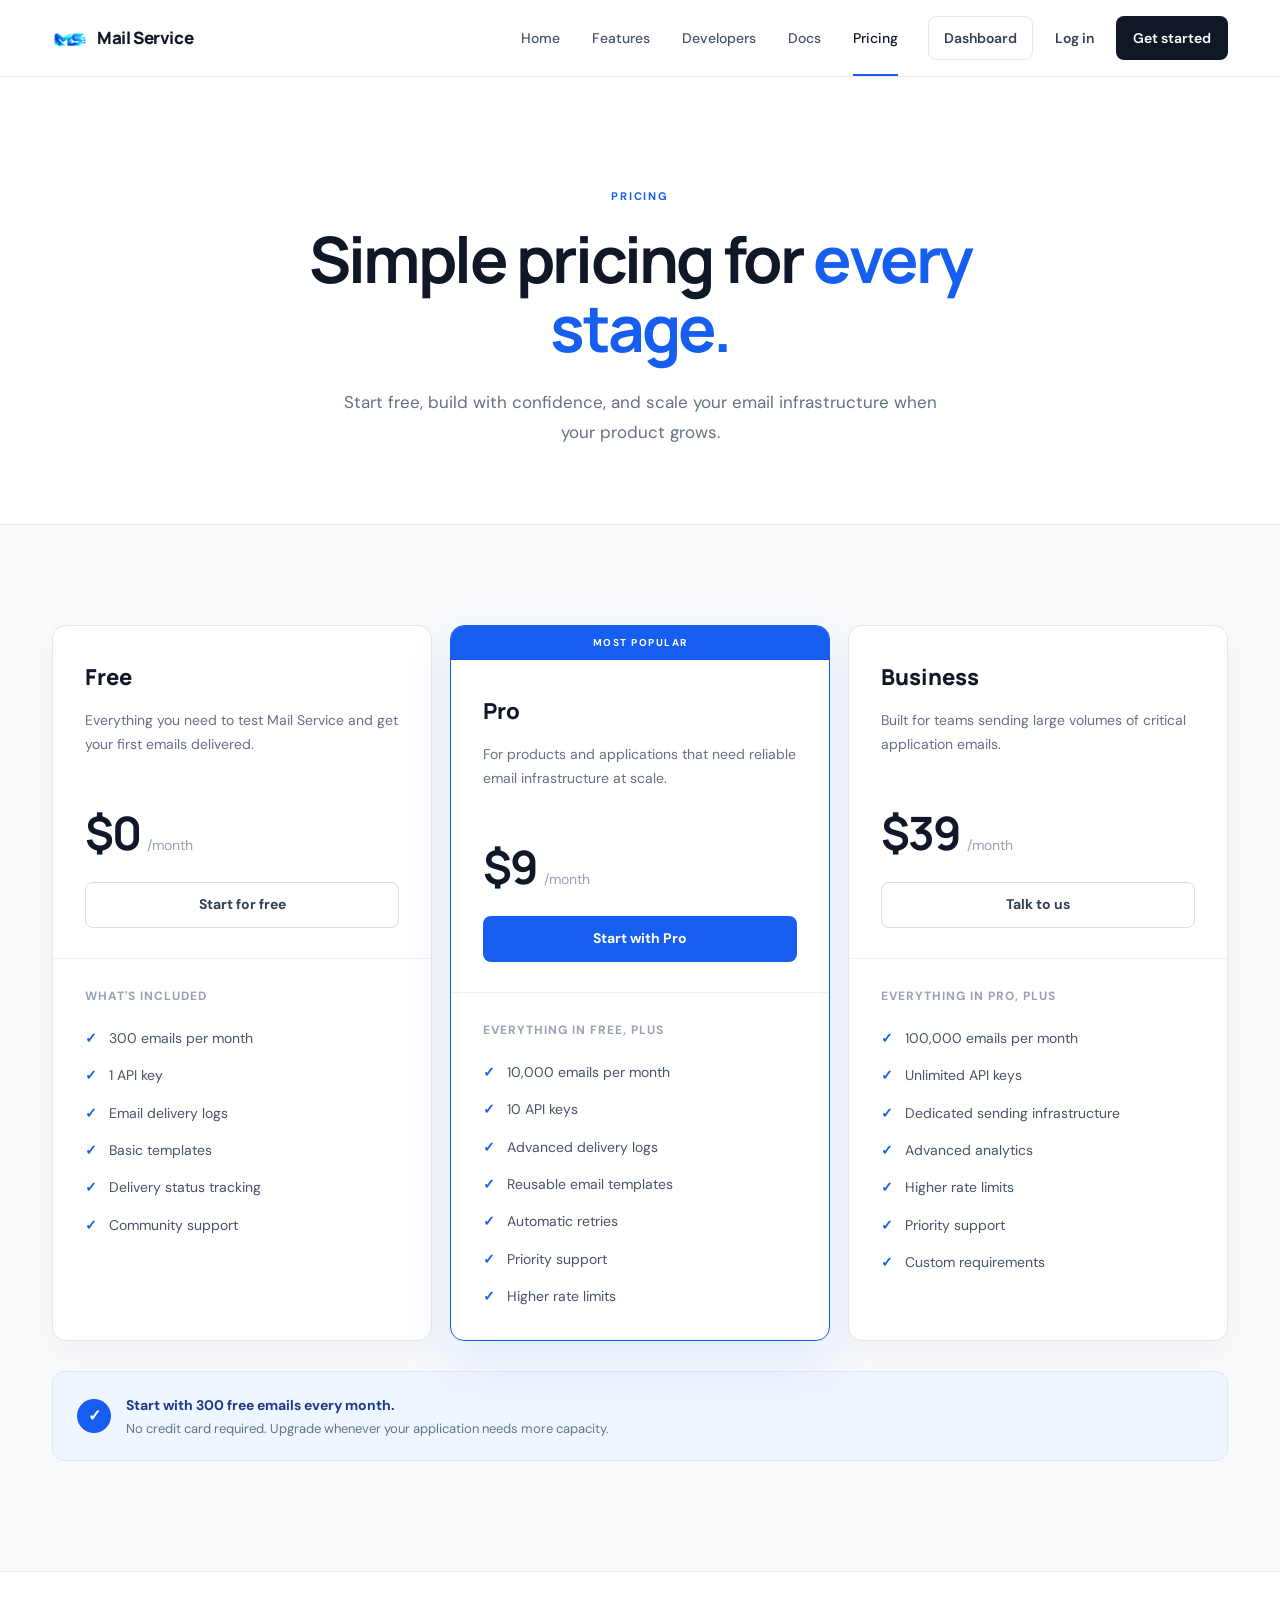
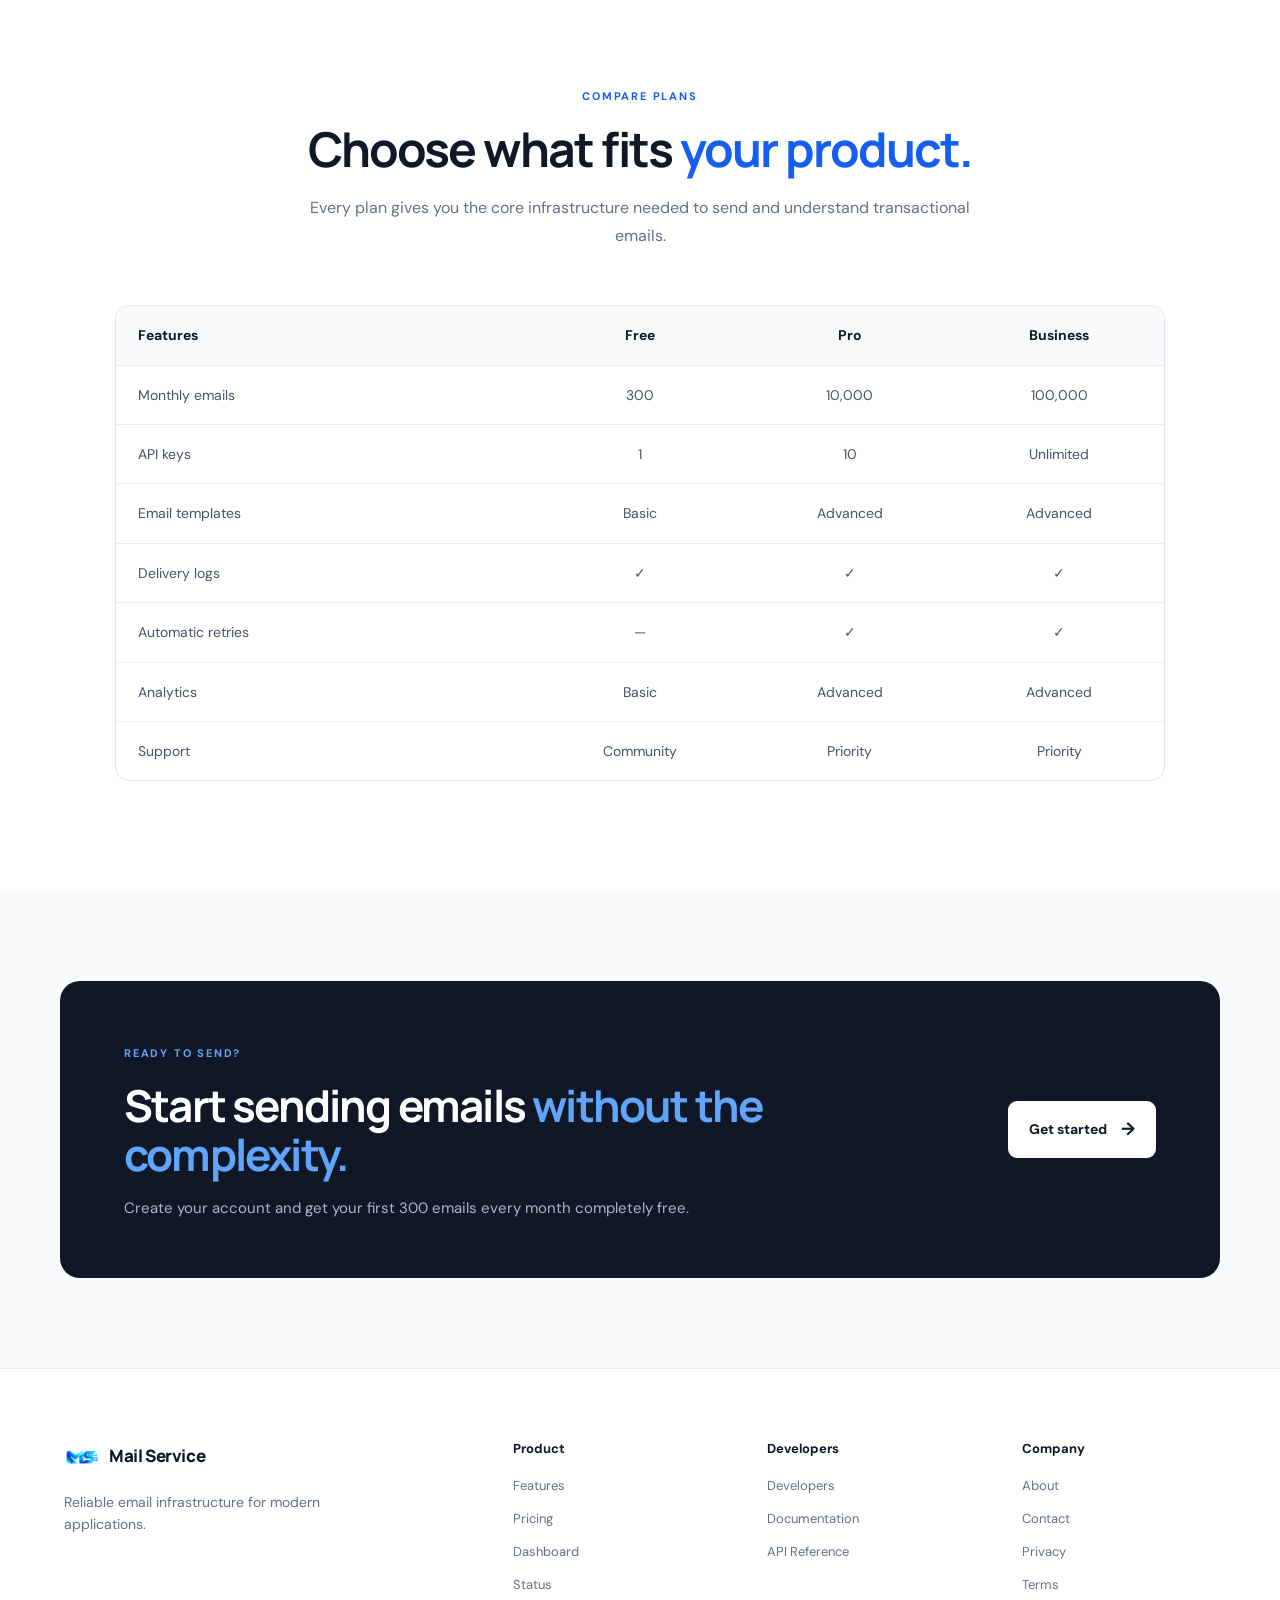
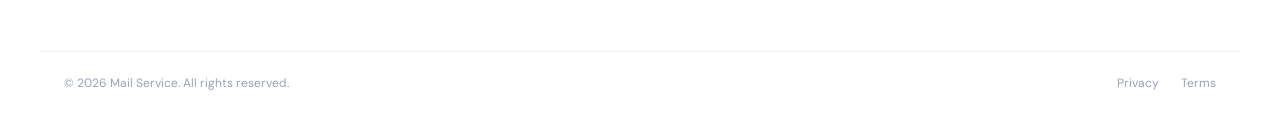
<file: pricing.html>
<!DOCTYPE html>
<html lang="en">
<head>
    <meta charset="UTF-8">
    <meta name="viewport" content="width=device-width, initial-scale=1.0">
    <title>Pricing — Mail Service</title>
    <link rel="stylesheet" href="pricing.css">
</head>
<body>

<header class="navbar">

    <div class="nav-container">

        <a href="index.html" class="brand">
            <img src="images/logo.png" alt="Mail Service">
            <span>Mail Service</span>
        </a>

        <nav class="nav-links">
            <a href="index.html">Home</a>
            <a href="features.html">Features</a>
            <a href="developers.html">Developers</a>
            <a href="docs.html">Docs</a>
            <a href="pricing.html" class="active">Pricing</a>
        </nav>

        <div class="nav-actions">
            <a href="dashboard.html" class="dashboard-btn">Dashboard</a>
            <a href="login.html" class="login-link">Log in</a>
            <a href="register.html" class="register-btn">Get started</a>
        </div>

    </div>

</header>

<main>

    <section class="pricing-hero">

        <span class="eyebrow">PRICING</span>

        <h1>
            Simple pricing for
            <span>every stage.</span>
        </h1>

        <p>
            Start free, build with confidence, and scale your email
            infrastructure when your product grows.
        </p>

    </section>

    <section class="pricing-section">

        <div class="pricing-grid">

            <article class="pricing-card">

                <div class="card-top">

                    <span class="plan-name">Free</span>

                    <p class="plan-description">
                        Everything you need to test Mail Service and get your
                        first emails delivered.
                    </p>

                    <div class="price">
                        <strong>$0</strong>
                        <span>/month</span>
                    </div>

                    <a href="register.html" class="plan-btn secondary">
                        Start for free
                    </a>

                </div>

                <div class="features-list">

                    <h4>What's included</h4>

                    <div class="feature">
                        <span>✓</span>
                        <p>300 emails per month</p>
                    </div>

                    <div class="feature">
                        <span>✓</span>
                        <p>1 API key</p>
                    </div>

                    <div class="feature">
                        <span>✓</span>
                        <p>Email delivery logs</p>
                    </div>

                    <div class="feature">
                        <span>✓</span>
                        <p>Basic templates</p>
                    </div>

                    <div class="feature">
                        <span>✓</span>
                        <p>Delivery status tracking</p>
                    </div>

                    <div class="feature">
                        <span>✓</span>
                        <p>Community support</p>
                    </div>

                </div>

            </article>

            <article class="pricing-card popular">

                <div class="popular-badge">
                    MOST POPULAR
                </div>

                <div class="card-top">

                    <span class="plan-name">Pro</span>

                    <p class="plan-description">
                        For products and applications that need reliable
                        email infrastructure at scale.
                    </p>

                    <div class="price">
                        <strong>$9</strong>
                        <span>/month</span>
                    </div>

                    <a href="register.html" class="plan-btn primary">
                        Start with Pro
                    </a>

                </div>

                <div class="features-list">

                    <h4>Everything in Free, plus</h4>

                    <div class="feature">
                        <span>✓</span>
                        <p>10,000 emails per month</p>
                    </div>

                    <div class="feature">
                        <span>✓</span>
                        <p>10 API keys</p>
                    </div>

                    <div class="feature">
                        <span>✓</span>
                        <p>Advanced delivery logs</p>
                    </div>

                    <div class="feature">
                        <span>✓</span>
                        <p>Reusable email templates</p>
                    </div>

                    <div class="feature">
                        <span>✓</span>
                        <p>Automatic retries</p>
                    </div>

                    <div class="feature">
                        <span>✓</span>
                        <p>Priority support</p>
                    </div>

                    <div class="feature">
                        <span>✓</span>
                        <p>Higher rate limits</p>
                    </div>

                </div>

            </article>

            <article class="pricing-card">

                <div class="card-top">

                    <span class="plan-name">Business</span>

                    <p class="plan-description">
                        Built for teams sending large volumes of critical
                        application emails.
                    </p>

                    <div class="price">
                        <strong>$39</strong>
                        <span>/month</span>
                    </div>

                    <a href="contact.html" class="plan-btn secondary">
                        Talk to us
                    </a>

                </div>

                <div class="features-list">

                    <h4>Everything in Pro, plus</h4>

                    <div class="feature">
                        <span>✓</span>
                        <p>100,000 emails per month</p>
                    </div>

                    <div class="feature">
                        <span>✓</span>
                        <p>Unlimited API keys</p>
                    </div>

                    <div class="feature">
                        <span>✓</span>
                        <p>Dedicated sending infrastructure</p>
                    </div>

                    <div class="feature">
                        <span>✓</span>
                        <p>Advanced analytics</p>
                    </div>

                    <div class="feature">
                        <span>✓</span>
                        <p>Higher rate limits</p>
                    </div>

                    <div class="feature">
                        <span>✓</span>
                        <p>Priority support</p>
                    </div>

                    <div class="feature">
                        <span>✓</span>
                        <p>Custom requirements</p>
                    </div>

                </div>

            </article>

        </div>

        <div class="pricing-note">

            <div class="note-icon">✓</div>

            <div>
                <strong>Start with 300 free emails every month.</strong>

                <p>
                    No credit card required. Upgrade whenever your
                    application needs more capacity.
                </p>
            </div>

        </div>

    </section>

    <section class="comparison-section">

        <div class="section-heading">

            <span class="eyebrow">COMPARE PLANS</span>

            <h2>
                Choose what fits
                <span>your product.</span>
            </h2>

            <p>
                Every plan gives you the core infrastructure needed to
                send and understand transactional emails.
            </p>

        </div>

        <div class="comparison-table">

            <div class="table-row table-header">
                <div>Features</div>
                <div>Free</div>
                <div>Pro</div>
                <div>Business</div>
            </div>

            <div class="table-row">
                <div>Monthly emails</div>
                <div>300</div>
                <div>10,000</div>
                <div>100,000</div>
            </div>

            <div class="table-row">
                <div>API keys</div>
                <div>1</div>
                <div>10</div>
                <div>Unlimited</div>
            </div>

            <div class="table-row">
                <div>Email templates</div>
                <div>Basic</div>
                <div>Advanced</div>
                <div>Advanced</div>
            </div>

            <div class="table-row">
                <div>Delivery logs</div>
                <div>✓</div>
                <div>✓</div>
                <div>✓</div>
            </div>

            <div class="table-row">
                <div>Automatic retries</div>
                <div>—</div>
                <div>✓</div>
                <div>✓</div>
            </div>

            <div class="table-row">
                <div>Analytics</div>
                <div>Basic</div>
                <div>Advanced</div>
                <div>Advanced</div>
            </div>

            <div class="table-row">
                <div>Support</div>
                <div>Community</div>
                <div>Priority</div>
                <div>Priority</div>
            </div>

        </div>

    </section>

    <section class="pricing-cta">

        <div>

            <span class="eyebrow">READY TO SEND?</span>

            <h2>
                Start sending emails
                <span>without the complexity.</span>
            </h2>

            <p>
                Create your account and get your first 300 emails every
                month completely free.
            </p>

        </div>

        <a href="register.html" class="cta-btn">
            Get started
            <span>→</span>
        </a>

    </section>

</main>

<footer class="footer">

    <div class="footer-main">

        <div class="footer-brand">

            <a href="index.html" class="brand">
                <img src="images/logo.png" alt="Mail Service">
                <span>Mail Service</span>
            </a>

            <p>
                Reliable email infrastructure for modern applications.
            </p>

        </div>

        <div class="footer-column">

            <h4>Product</h4>

            <a href="features.html">Features</a>
            <a href="pricing.html">Pricing</a>
            <a href="dashboard.html">Dashboard</a>
            <a href="status.html">Status</a>

        </div>

        <div class="footer-column">

            <h4>Developers</h4>

            <a href="developers.html">Developers</a>
            <a href="docs.html">Documentation</a>
            <a href="api.html">API Reference</a>

        </div>

        <div class="footer-column">

            <h4>Company</h4>

            <a href="about.html">About</a>
            <a href="contact.html">Contact</a>
            <a href="privacy.html">Privacy</a>
            <a href="terms.html">Terms</a>

        </div>

    </div>

    <div class="footer-bottom">

        <p>
            © 2026 Mail Service. All rights reserved.
        </p>

        <div>
            <a href="privacy.html">Privacy</a>
            <a href="terms.html">Terms</a>
        </div>

    </div>

</footer>

</body>
</html>
</file>
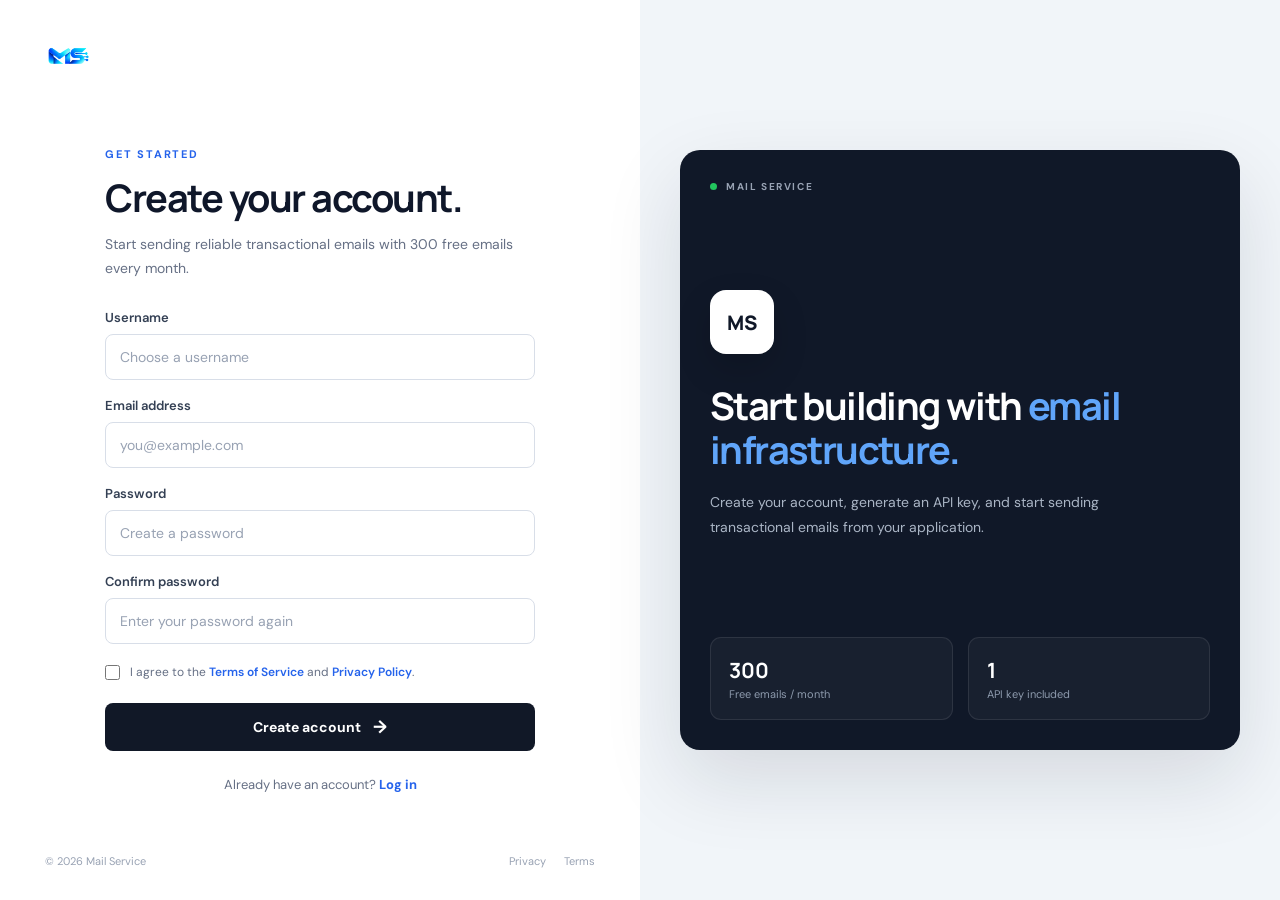
<file: register.html>
<!DOCTYPE html>
<html lang="en">
<head>
    <meta charset="UTF-8">
    <meta name="viewport" content="width=device-width, initial-scale=1.0">
    <title>Create account — Mail Service</title>
    <link rel="stylesheet" href="register.css">
</head>
<body>

<main class="auth-page">

    <div class="auth-left">

        <a href="index.html" class="brand">
            <img src="images/logo.png" alt="Mail Service">
        </a>

        <div class="auth-content">

            <div class="auth-heading">
                <span class="eyebrow">GET STARTED</span>

                <h1>Create your account.</h1>

                <p>
                    Start sending reliable transactional emails with
                    300 free emails every month.
                </p>
            </div>

            <form class="register-form">

                <div class="form-group">
                    <label for="username">Username</label>

                    <input
                        type="text"
                        id="username"
                        name="username"
                        placeholder="Choose a username"
                        autocomplete="username"
                        required
                    >
                </div>

                <div class="form-group">
                    <label for="email">Email address</label>

                    <input
                        type="email"
                        id="email"
                        name="email"
                        placeholder="you@example.com"
                        autocomplete="email"
                        required
                    >
                </div>

                <div class="form-group">
                    <label for="password">Password</label>

                    <input
                        type="password"
                        id="password"
                        name="password"
                        placeholder="Create a password"
                        autocomplete="new-password"
                        required
                    >
                </div>

                <div class="form-group">
                    <label for="confirm-password">Confirm password</label>

                    <input
                        type="password"
                        id="confirm-password"
                        name="confirm-password"
                        placeholder="Enter your password again"
                        autocomplete="new-password"
                        required
                    >
                </div>

                <label class="terms">
                    <input type="checkbox" required>

                    <span>
                        I agree to the
                        <a href="terms.html">Terms of Service</a>
                        and
                        <a href="privacy.html">Privacy Policy</a>.
                    </span>
                </label>

                <button type="submit" class="register-btn">
                    Create account
                    <span>→</span>
                </button>

            </form>

            <p class="login-text">
                Already have an account?
                <a href="login.html">Log in</a>
            </p>

        </div>

        <div class="auth-footer">

            <span>© 2026 Mail Service</span>

            <div>
                <a href="privacy.html">Privacy</a>
                <a href="terms.html">Terms</a>
            </div>

        </div>

    </div>

    <div class="auth-right">

        <div class="visual-card">

            <div class="visual-top">
                <span class="status-dot"></span>
                <span>MAIL SERVICE</span>
            </div>

            <div class="visual-content">

                <div class="visual-icon">
                    MS
                </div>

                <h2>
                    Start building with
                    <span>email infrastructure.</span>
                </h2>

                <p>
                    Create your account, generate an API key,
                    and start sending transactional emails from
                    your application.
                </p>

            </div>

            <div class="visual-stats">

                <div>
                    <strong>300</strong>
                    <span>Free emails / month</span>
                </div>

                <div>
                    <strong>1</strong>
                    <span>API key included</span>
                </div>

            </div>

        </div>

    </div>

</main>

</body>
</html>
</file>
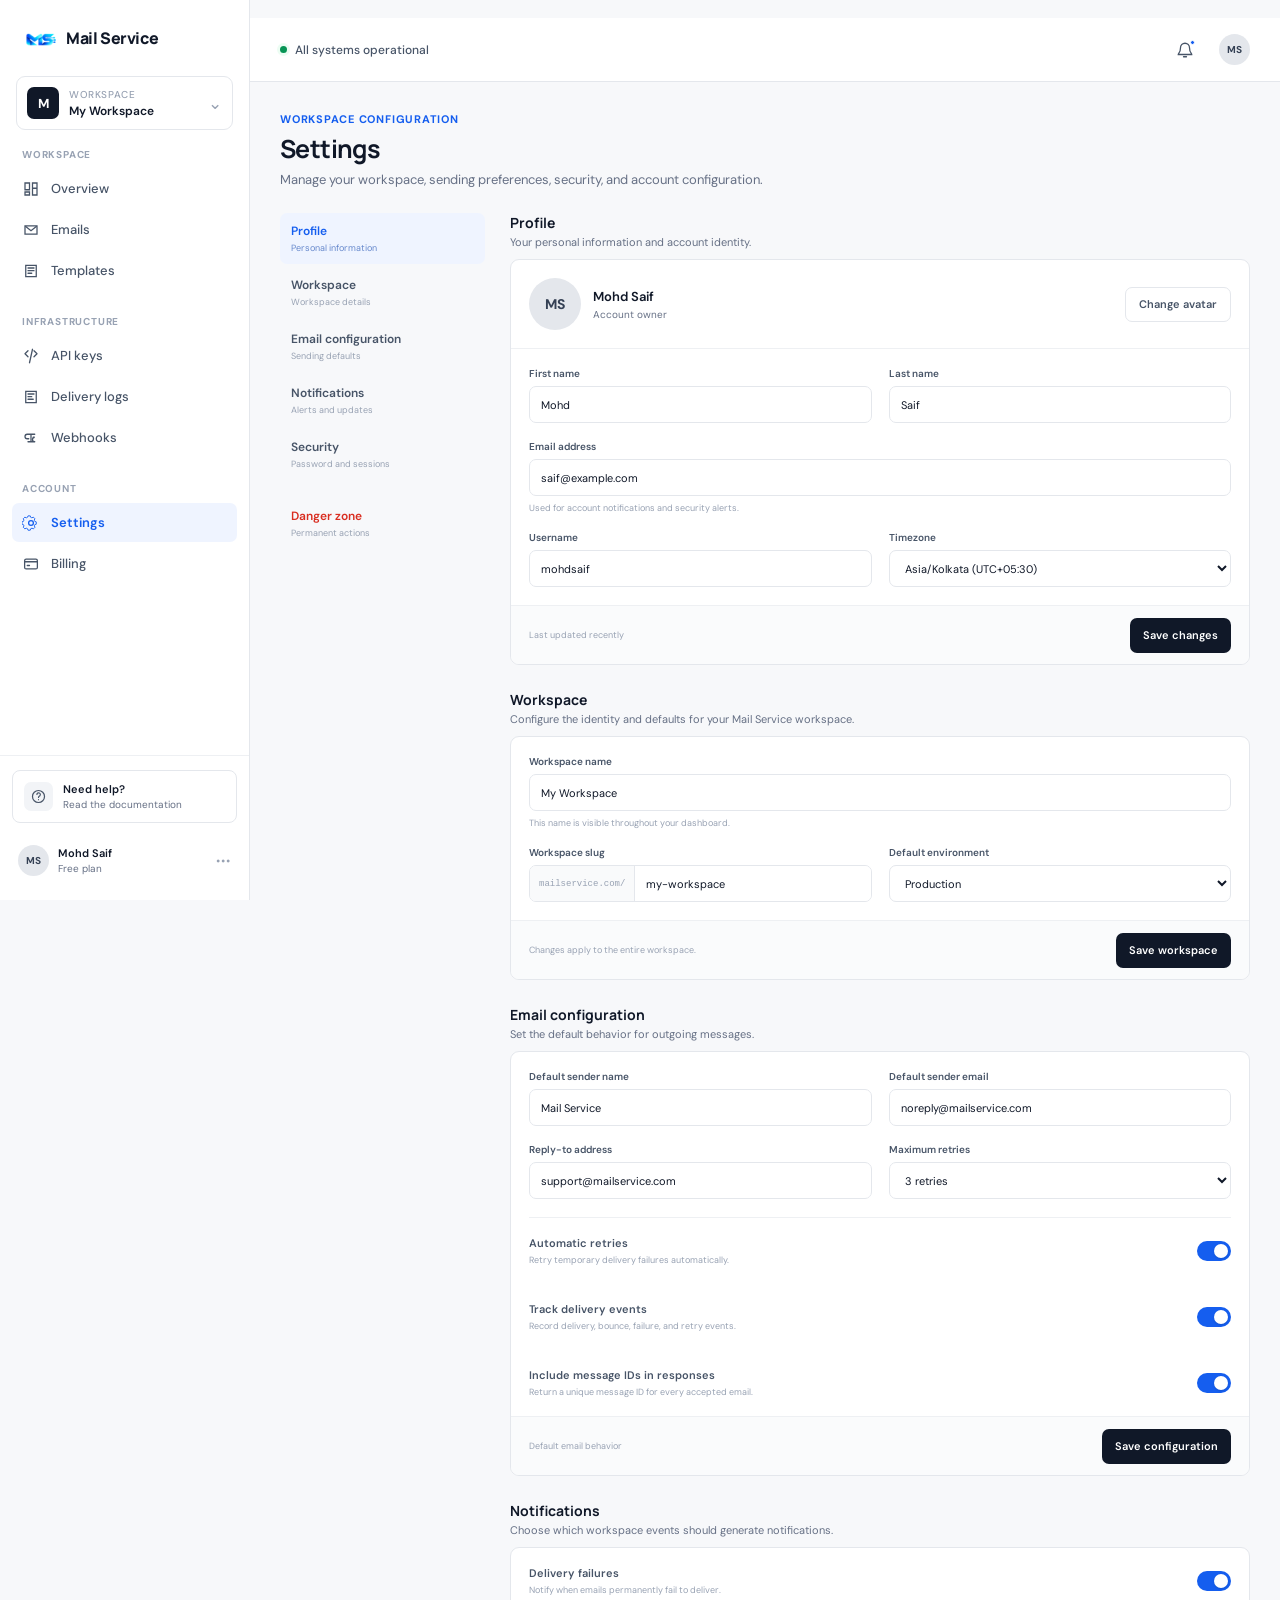
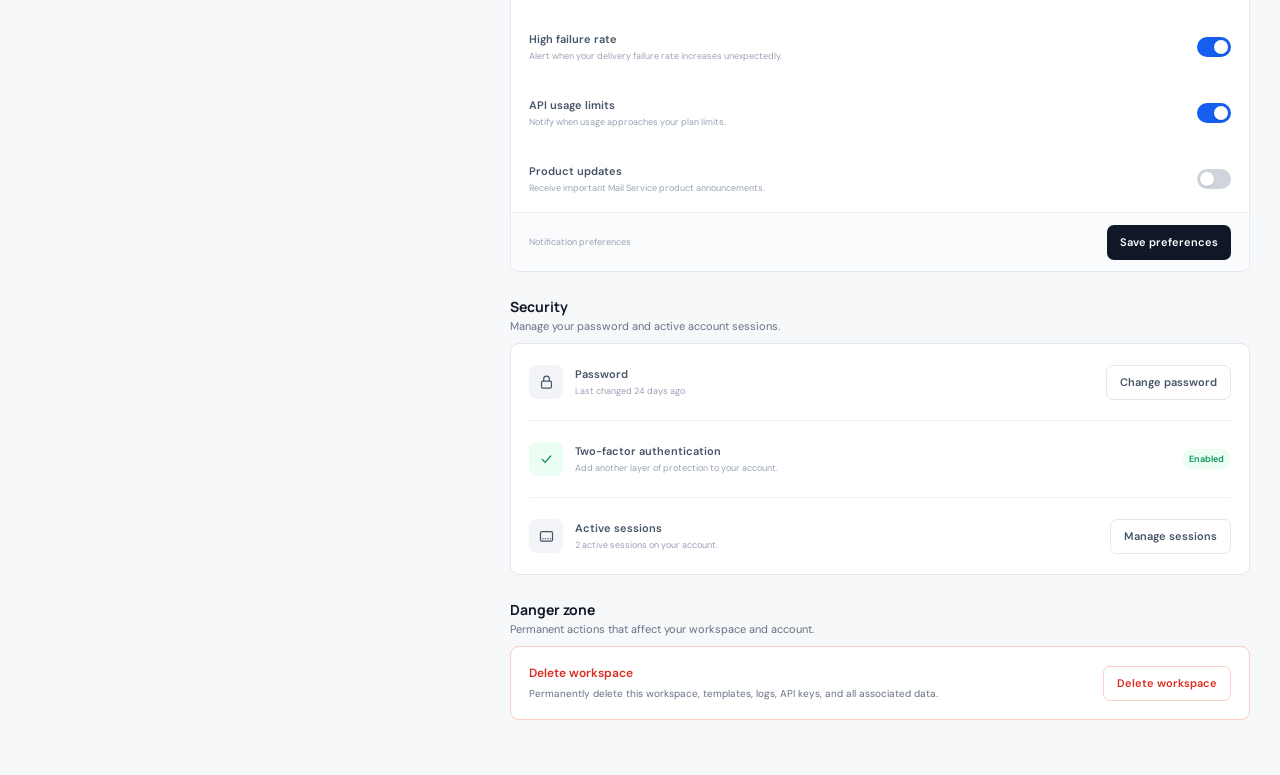
<file: settings.html>
s<!DOCTYPE html>
<html lang="en">
<head>
    <meta charset="UTF-8">
    <meta name="viewport" content="width=device-width, initial-scale=1.0">
    <title>Settings - Mail Service</title>
    <link rel="preconnect" href="https://fonts.googleapis.com">
    <link rel="preconnect" href="https://fonts.gstatic.com" crossorigin>
    <link href="https://fonts.googleapis.com/css2?family=DM+Sans:wght@400;500;600;700&family=Manrope:wght@500;600;700;800&display=swap" rel="stylesheet">
    <link rel="stylesheet" href="settings.css">
</head>
<body>

    <aside class="sidebar">
        <div class="sidebar-top">
            <a href="dashboard.html" class="sidebar-brand">
                <img src="images/logo.png" alt="Mail Service">
                <span>Mail Service</span>
            </a>

            <div class="workspace">
                <div class="workspace-icon">M</div>
                <div class="workspace-info">
                    <span class="workspace-label">Workspace</span>
                    <strong>My Workspace</strong>
                </div>
                <span class="workspace-arrow">⌄</span>
            </div>
        </div>

        <nav class="sidebar-nav">
            <div class="nav-section">
                <span class="nav-section-title">Workspace</span>

                <a href="dashboard.html" class="nav-item">
                    <span class="nav-icon">
                        <svg viewBox="0 0 24 24" fill="none">
                            <path d="M4 13h6V4H4v9ZM4 20h6v-4H4v4ZM14 20h6v-9h-6v9ZM14 11h6V4h-6v7Z" stroke="currentColor" stroke-width="1.7"/>
                        </svg>
                    </span>
                    Overview
                </a>

                <a href="emails.html" class="nav-item">
                    <span class="nav-icon">
                        <svg viewBox="0 0 24 24" fill="none">
                            <path d="M4 6.5h16v11H4v-11Z" stroke="currentColor" stroke-width="1.7"/>
                            <path d="m4.5 7 7.5 6 7.5-6" stroke="currentColor" stroke-width="1.7"/>
                        </svg>
                    </span>
                    Emails
                </a>

                <a href="templates.html" class="nav-item">
                    <span class="nav-icon">
                        <svg viewBox="0 0 24 24" fill="none">
                            <path d="M5 4.5h14v15H5v-15Z" stroke="currentColor" stroke-width="1.7"/>
                            <path d="M8 8h8M8 11.5h8M8 15h5" stroke="currentColor" stroke-width="1.7" stroke-linecap="round"/>
                        </svg>
                    </span>
                    Templates
                </a>
            </div>

            <div class="nav-section">
                <span class="nav-section-title">Infrastructure</span>

                <a href="api.html" class="nav-item">
                    <span class="nav-icon">
                        <svg viewBox="0 0 24 24" fill="none">
                            <path d="M8 5 4 9l4 4M16 5l4 4-4 4M14 3l-4 18" stroke="currentColor" stroke-width="1.7" stroke-linecap="round" stroke-linejoin="round"/>
                        </svg>
                    </span>
                    API keys
                </a>

                <a href="logs.html" class="nav-item">
                    <span class="nav-icon">
                        <svg viewBox="0 0 24 24" fill="none">
                            <path d="M5 4.5h14v15H5v-15Z" stroke="currentColor" stroke-width="1.7"/>
                            <path d="M8 8h8M8 11.5h5M8 15h7" stroke="currentColor" stroke-width="1.7" stroke-linecap="round"/>
                        </svg>
                    </span>
                    Delivery logs
                </a>

                <a href="webhooks.html" class="nav-item">
                    <span class="nav-icon">
                        <svg viewBox="0 0 24 24" fill="none">
                            <path d="M8 17h8M7 7h10M12 7v10M7 7a3 3 0 1 0 0 6h2M17 17a3 3 0 1 1 0-6h-2" stroke="currentColor" stroke-width="1.7" stroke-linecap="round"/>
                        </svg>
                    </span>
                    Webhooks
                </a>
            </div>

            <div class="nav-section">
                <span class="nav-section-title">Account</span>

                <a href="settings.html" class="nav-item active">
                    <span class="nav-icon">
                        <svg viewBox="0 0 24 24" fill="none">
                            <circle cx="12" cy="12" r="3.2" stroke="currentColor" stroke-width="1.7"/>
                            <path d="M19 13.5v-3l-2-.7a6.4 6.4 0 0 0-.7-1.6l.9-1.9-2.1-2.1-1.9.9a6.4 6.4 0 0 0-1.6-.7L11 2.5H8l-.7 1.9a6.4 6.4 0 0 0-1.6.7l-1.9-.9-2.1 2.1.9 1.9a6.4 6.4 0 0 0-.7 1.6l-2 .7v3l2 .7c.2.6.4 1.1.7 1.6l-.9 1.9 2.1 2.1 1.9-.9c.5.3 1 .5 1.6.7l.7 2h3l.7-2c.6-.2 1.1-.4 1.6-.7l1.9.9 2.1-2.1-.9-1.9c.3-.5.5-1 .7-1.6l2-.7Z" stroke="currentColor" stroke-width="1.2" stroke-linejoin="round"/>
                        </svg>
                    </span>
                    Settings
                </a>

                <a href="billing.html" class="nav-item">
                    <span class="nav-icon">
                        <svg viewBox="0 0 24 24" fill="none">
                            <rect x="3.5" y="5.5" width="17" height="13" rx="2" stroke="currentColor" stroke-width="1.7"/>
                            <path d="M3.5 9h17M7 14h3" stroke="currentColor" stroke-width="1.7" stroke-linecap="round"/>
                        </svg>
                    </span>
                    Billing
                </a>
            </div>
        </nav>

        <div class="sidebar-bottom">
            <div class="help-card">
                <div class="help-icon">
                    <svg viewBox="0 0 24 24" fill="none">
                        <circle cx="12" cy="12" r="8.5" stroke="currentColor" stroke-width="1.7"/>
                        <path d="M9.8 9.2a2.4 2.4 0 1 1 4.1 1.7c-.9.8-1.9 1.2-1.9 2.5" stroke="currentColor" stroke-width="1.7" stroke-linecap="round"/>
                        <circle cx="12" cy="16.5" r=".8" fill="currentColor"/>
                    </svg>
                </div>
                <div>
                    <strong>Need help?</strong>
                    <span>Read the documentation</span>
                </div>
            </div>

            <div class="user-profile">
                <div class="user-avatar">MS</div>
                <div class="user-info">
                    <strong>Mohd Saif</strong>
                    <span>Free plan</span>
                </div>
                <span class="user-more">•••</span>
            </div>
        </div>
    </aside>

    <main class="main-content">
        <header class="topbar">
            <div class="system-status">
                <span class="status-dot"></span>
                All systems operational
            </div>

            <div class="topbar-actions">
                <button class="icon-button">
                    <svg viewBox="0 0 24 24" fill="none">
                        <path d="M18 9a6 6 0 0 0-12 0c0 7-3 7-3 9h18c0-2-3-2-3-9ZM10 21h4" stroke="currentColor" stroke-width="1.7" stroke-linecap="round"/>
                    </svg>
                    <span class="notification-dot"></span>
                </button>
                <div class="top-avatar">MS</div>
            </div>
        </header>

        <div class="page-content">

            <div class="page-header">
                <div>
                    <span class="page-kicker">Workspace configuration</span>
                    <h1>Settings</h1>
                    <p>Manage your workspace, sending preferences, security, and account configuration.</p>
                </div>
            </div>

            <div class="settings-layout">

                <aside class="settings-nav">
                    <a href="#profile" class="settings-nav-item active">
                        <span>Profile</span>
                        <small>Personal information</small>
                    </a>

                    <a href="#workspace" class="settings-nav-item">
                        <span>Workspace</span>
                        <small>Workspace details</small>
                    </a>

                    <a href="#email" class="settings-nav-item">
                        <span>Email configuration</span>
                        <small>Sending defaults</small>
                    </a>

                    <a href="#notifications" class="settings-nav-item">
                        <span>Notifications</span>
                        <small>Alerts and updates</small>
                    </a>

                    <a href="#security" class="settings-nav-item">
                        <span>Security</span>
                        <small>Password and sessions</small>
                    </a>

                    <a href="#danger" class="settings-nav-item danger-link">
                        <span>Danger zone</span>
                        <small>Permanent actions</small>
                    </a>
                </aside>

                <div class="settings-content">

                    <section class="settings-section" id="profile">
                        <div class="section-heading">
                            <div>
                                <h2>Profile</h2>
                                <p>Your personal information and account identity.</p>
                            </div>
                        </div>

                        <div class="settings-card">
                            <div class="profile-header">
                                <div class="profile-avatar">MS</div>
                                <div class="profile-details">
                                    <strong>Mohd Saif</strong>
                                    <span>Account owner</span>
                                </div>
                                <button class="secondary-btn">Change avatar</button>
                            </div>

                            <div class="form-grid">
                                <div class="form-group">
                                    <label for="first-name">First name</label>
                                    <input id="first-name" type="text" value="Mohd">
                                </div>

                                <div class="form-group">
                                    <label for="last-name">Last name</label>
                                    <input id="last-name" type="text" value="Saif">
                                </div>

                                <div class="form-group full">
                                    <label for="email">Email address</label>
                                    <input id="email" type="email" value="saif@example.com">
                                    <span class="field-note">Used for account notifications and security alerts.</span>
                                </div>

                                <div class="form-group">
                                    <label for="username">Username</label>
                                    <input id="username" type="text" value="mohdsaif">
                                </div>

                                <div class="form-group">
                                    <label for="timezone">Timezone</label>
                                    <select id="timezone">
                                        <option>Asia/Kolkata (UTC+05:30)</option>
                                        <option>UTC</option>
                                        <option>America/New_York</option>
                                        <option>Europe/London</option>
                                    </select>
                                </div>
                            </div>

                            <div class="card-footer">
                                <span>Last updated recently</span>
                                <button class="primary-btn">Save changes</button>
                            </div>
                        </div>
                    </section>

                    <section class="settings-section" id="workspace">
                        <div class="section-heading">
                            <div>
                                <h2>Workspace</h2>
                                <p>Configure the identity and defaults for your Mail Service workspace.</p>
                            </div>
                        </div>

                        <div class="settings-card">
                            <div class="form-grid">
                                <div class="form-group full">
                                    <label for="workspace-name">Workspace name</label>
                                    <input id="workspace-name" type="text" value="My Workspace">
                                    <span class="field-note">This name is visible throughout your dashboard.</span>
                                </div>

                                <div class="form-group">
                                    <label for="workspace-slug">Workspace slug</label>
                                    <div class="input-prefix">
                                        <span>mailservice.com/</span>
                                        <input id="workspace-slug" type="text" value="my-workspace">
                                    </div>
                                </div>

                                <div class="form-group">
                                    <label for="default-environment">Default environment</label>
                                    <select id="default-environment">
                                        <option>Production</option>
                                        <option>Development</option>
                                    </select>
                                </div>
                            </div>

                            <div class="card-footer">
                                <span>Changes apply to the entire workspace.</span>
                                <button class="primary-btn">Save workspace</button>
                            </div>
                        </div>
                    </section>

                    <section class="settings-section" id="email">
                        <div class="section-heading">
                            <div>
                                <h2>Email configuration</h2>
                                <p>Set the default behavior for outgoing messages.</p>
                            </div>
                        </div>

                        <div class="settings-card">

                            <div class="form-grid">
                                <div class="form-group">
                                    <label for="sender-name">Default sender name</label>
                                    <input id="sender-name" type="text" value="Mail Service">
                                </div>

                                <div class="form-group">
                                    <label for="sender-email">Default sender email</label>
                                    <input id="sender-email" type="email" value="noreply@mailservice.com">
                                </div>

                                <div class="form-group">
                                    <label for="reply-email">Reply-to address</label>
                                    <input id="reply-email" type="email" value="support@mailservice.com">
                                </div>

                                <div class="form-group">
                                    <label for="retry-count">Maximum retries</label>
                                    <select id="retry-count">
                                        <option>3 retries</option>
                                        <option>5 retries</option>
                                        <option>7 retries</option>
                                    </select>
                                </div>
                            </div>

                            <div class="divider"></div>

                            <div class="setting-row">
                                <div>
                                    <strong>Automatic retries</strong>
                                    <span>Retry temporary delivery failures automatically.</span>
                                </div>
                                <label class="switch">
                                    <input type="checkbox" checked>
                                    <span></span>
                                </label>
                            </div>

                            <div class="setting-row">
                                <div>
                                    <strong>Track delivery events</strong>
                                    <span>Record delivery, bounce, failure, and retry events.</span>
                                </div>
                                <label class="switch">
                                    <input type="checkbox" checked>
                                    <span></span>
                                </label>
                            </div>

                            <div class="setting-row">
                                <div>
                                    <strong>Include message IDs in responses</strong>
                                    <span>Return a unique message ID for every accepted email.</span>
                                </div>
                                <label class="switch">
                                    <input type="checkbox" checked>
                                    <span></span>
                                </label>
                            </div>

                            <div class="card-footer">
                                <span>Default email behavior</span>
                                <button class="primary-btn">Save configuration</button>
                            </div>
                        </div>
                    </section>

                    <section class="settings-section" id="notifications">
                        <div class="section-heading">
                            <div>
                                <h2>Notifications</h2>
                                <p>Choose which workspace events should generate notifications.</p>
                            </div>
                        </div>

                        <div class="settings-card">

                            <div class="setting-row">
                                <div>
                                    <strong>Delivery failures</strong>
                                    <span>Notify when emails permanently fail to deliver.</span>
                                </div>
                                <label class="switch">
                                    <input type="checkbox" checked>
                                    <span></span>
                                </label>
                            </div>

                            <div class="setting-row">
                                <div>
                                    <strong>High failure rate</strong>
                                    <span>Alert when your delivery failure rate increases unexpectedly.</span>
                                </div>
                                <label class="switch">
                                    <input type="checkbox" checked>
                                    <span></span>
                                </label>
                            </div>

                            <div class="setting-row">
                                <div>
                                    <strong>API usage limits</strong>
                                    <span>Notify when usage approaches your plan limits.</span>
                                </div>
                                <label class="switch">
                                    <input type="checkbox" checked>
                                    <span></span>
                                </label>
                            </div>

                            <div class="setting-row">
                                <div>
                                    <strong>Product updates</strong>
                                    <span>Receive important Mail Service product announcements.</span>
                                </div>
                                <label class="switch">
                                    <input type="checkbox">
                                    <span></span>
                                </label>
                            </div>

                            <div class="card-footer">
                                <span>Notification preferences</span>
                                <button class="primary-btn">Save preferences</button>
                            </div>
                        </div>
                    </section>

                    <section class="settings-section" id="security">
                        <div class="section-heading">
                            <div>
                                <h2>Security</h2>
                                <p>Manage your password and active account sessions.</p>
                            </div>
                        </div>

                        <div class="settings-card">
                            <div class="security-row">
                                <div class="security-icon">
                                    <svg viewBox="0 0 24 24" fill="none">
                                        <rect x="5" y="10" width="14" height="10" rx="2" stroke="currentColor" stroke-width="1.7"/>
                                        <path d="M8 10V7a4 4 0 0 1 8 0v3" stroke="currentColor" stroke-width="1.7"/>
                                    </svg>
                                </div>
                                <div class="security-info">
                                    <strong>Password</strong>
                                    <span>Last changed 24 days ago</span>
                                </div>
                                <button class="secondary-btn">Change password</button>
                            </div>

                            <div class="divider"></div>

                            <div class="security-row">
                                <div class="security-icon green">
                                    <svg viewBox="0 0 24 24" fill="none">
                                        <path d="m6 12 4 4 8-9" stroke="currentColor" stroke-width="1.8" stroke-linecap="round" stroke-linejoin="round"/>
                                    </svg>
                                </div>
                                <div class="security-info">
                                    <strong>Two-factor authentication</strong>
                                    <span>Add another layer of protection to your account.</span>
                                </div>
                                <span class="security-status">Enabled</span>
                            </div>

                            <div class="divider"></div>

                            <div class="security-row">
                                <div class="security-icon">
                                    <svg viewBox="0 0 24 24" fill="none">
                                        <rect x="3.5" y="5" width="17" height="13.5" rx="2" stroke="currentColor" stroke-width="1.7"/>
                                        <path d="M7 15h.01M10.5 15h.01M14 15h.01M17.5 15h.01" stroke="currentColor" stroke-width="2" stroke-linecap="round"/>
                                    </svg>
                                </div>
                                <div class="security-info">
                                    <strong>Active sessions</strong>
                                    <span>2 active sessions on your account.</span>
                                </div>
                                <button class="secondary-btn">Manage sessions</button>
                            </div>
                        </div>
                    </section>

                    <section class="settings-section" id="danger">
                        <div class="section-heading">
                            <div>
                                <h2>Danger zone</h2>
                                <p>Permanent actions that affect your workspace and account.</p>
                            </div>
                        </div>

                        <div class="danger-card">
                            <div>
                                <strong>Delete workspace</strong>
                                <span>Permanently delete this workspace, templates, logs, API keys, and all associated data.</span>
                            </div>
                            <button class="danger-btn">Delete workspace</button>
                        </div>
                    </section>

                </div>
            </div>
        </div>
    </main>

</body>
</html>
</file>
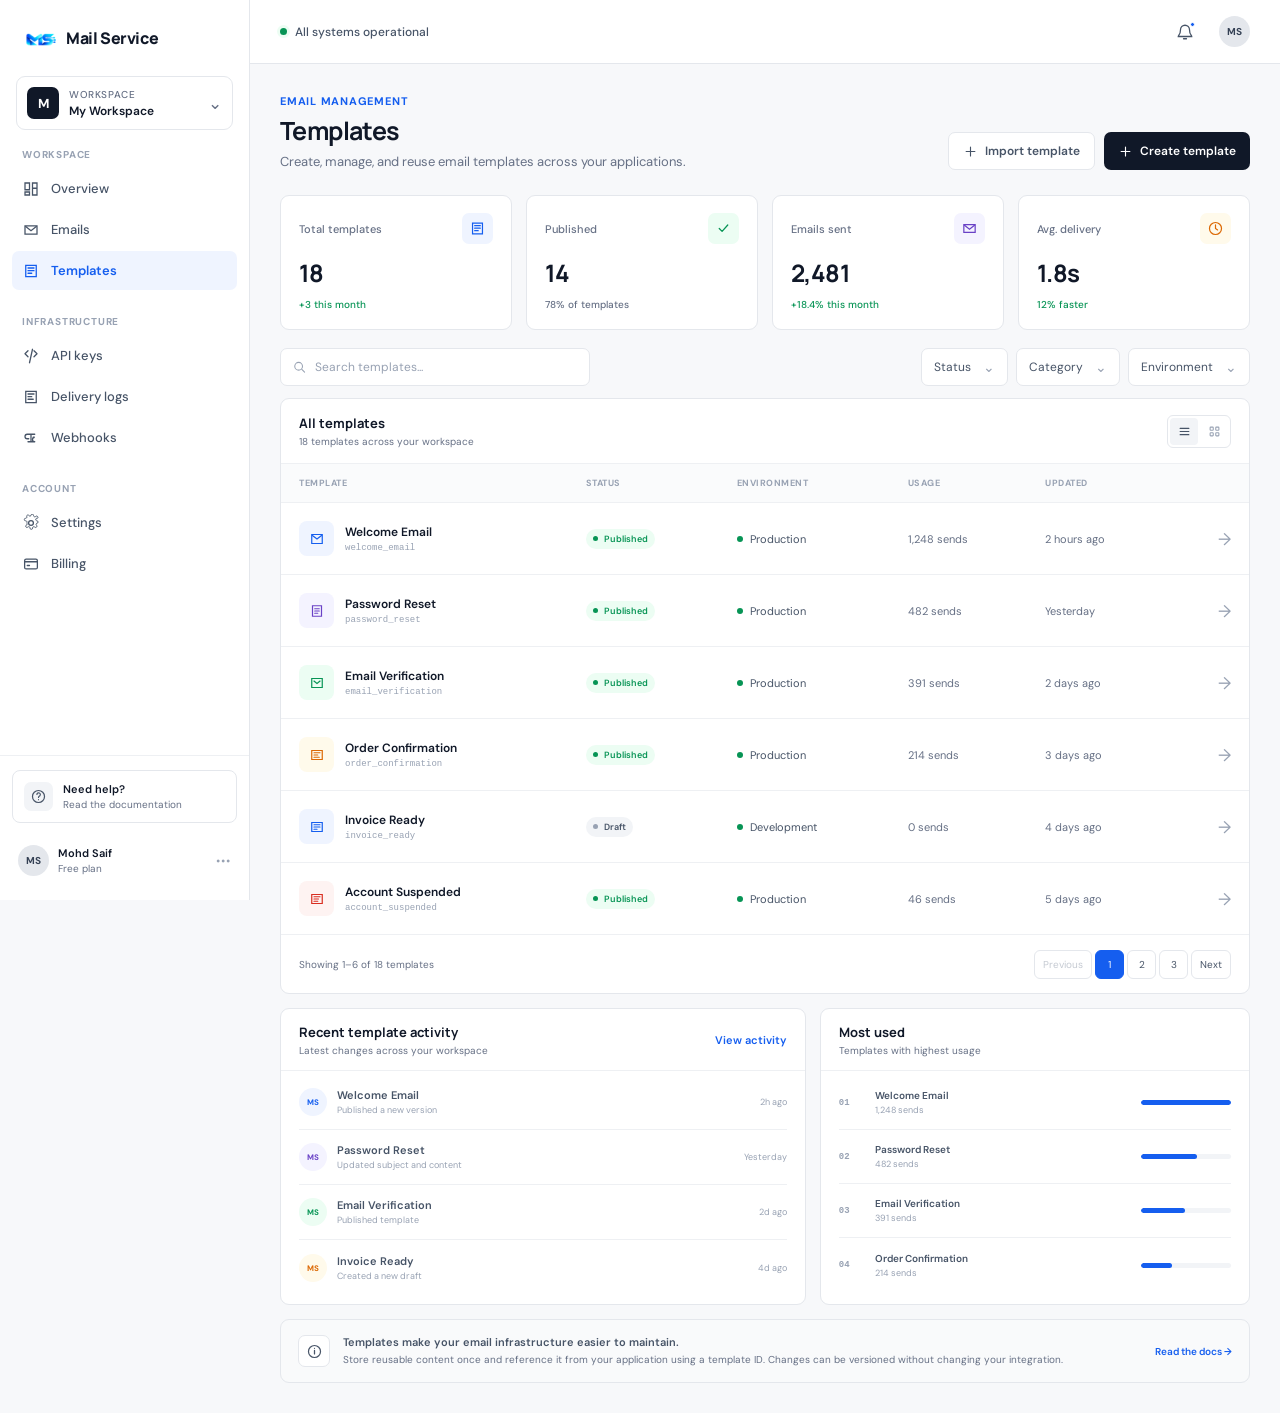
<file: templates.html>
<!DOCTYPE html>
<html lang="en">
<head>
    <meta charset="UTF-8">
    <meta name="viewport" content="width=device-width, initial-scale=1.0">
    <title>Templates - Mail Service</title>
    <link rel="preconnect" href="https://fonts.googleapis.com">
    <link rel="preconnect" href="https://fonts.gstatic.com" crossorigin>
    <link href="https://fonts.googleapis.com/css2?family=DM+Sans:wght@400;500;600;700&family=Manrope:wght@500;600;700;800&display=swap" rel="stylesheet">
    <link rel="stylesheet" href="templates.css">
</head>
<body>

    <aside class="sidebar">
        <div class="sidebar-top">
            <a href="dashboard.html" class="sidebar-brand">
                <img src="images/logo.png" alt="Mail Service">
                <span>Mail Service</span>
            </a>

            <div class="workspace">
                <div class="workspace-icon">M</div>
                <div class="workspace-info">
                    <span class="workspace-label">Workspace</span>
                    <strong>My Workspace</strong>
                </div>
                <span class="workspace-arrow">⌄</span>
            </div>
        </div>

        <nav class="sidebar-nav">
            <div class="nav-section">
                <span class="nav-section-title">Workspace</span>

                <a href="dashboard.html" class="nav-item">
                    <span class="nav-icon">
                        <svg viewBox="0 0 24 24" fill="none">
                            <path d="M4 13h6V4H4v9ZM4 20h6v-4H4v4ZM14 20h6v-9h-6v9ZM14 11h6V4h-6v7Z" stroke="currentColor" stroke-width="1.7"/>
                        </svg>
                    </span>
                    Overview
                </a>

                <a href="emails.html" class="nav-item">
                    <span class="nav-icon">
                        <svg viewBox="0 0 24 24" fill="none">
                            <path d="M4 6.5h16v11H4v-11Z" stroke="currentColor" stroke-width="1.7"/>
                            <path d="m4.5 7 7.5 6 7.5-6" stroke="currentColor" stroke-width="1.7"/>
                        </svg>
                    </span>
                    Emails
                </a>

                <a href="templates.html" class="nav-item active">
                    <span class="nav-icon">
                        <svg viewBox="0 0 24 24" fill="none">
                            <path d="M5 4.5h14v15H5v-15Z" stroke="currentColor" stroke-width="1.7"/>
                            <path d="M8 8h8M8 11.5h8M8 15h5" stroke="currentColor" stroke-width="1.7" stroke-linecap="round"/>
                        </svg>
                    </span>
                    Templates
                </a>
            </div>

            <div class="nav-section">
                <span class="nav-section-title">Infrastructure</span>

                <a href="api.html" class="nav-item">
                    <span class="nav-icon">
                        <svg viewBox="0 0 24 24" fill="none">
                            <path d="M8 5 4 9l4 4M16 5l4 4-4 4M14 3l-4 18" stroke="currentColor" stroke-width="1.7" stroke-linecap="round" stroke-linejoin="round"/>
                        </svg>
                    </span>
                    API keys
                </a>

                <a href="logs.html" class="nav-item">
                    <span class="nav-icon">
                        <svg viewBox="0 0 24 24" fill="none">
                            <path d="M5 4.5h14v15H5v-15Z" stroke="currentColor" stroke-width="1.7"/>
                            <path d="M8 8h8M8 11.5h5M8 15h7" stroke="currentColor" stroke-width="1.7" stroke-linecap="round"/>
                        </svg>
                    </span>
                    Delivery logs
                </a>

                <a href="webhooks.html" class="nav-item">
                    <span class="nav-icon">
                        <svg viewBox="0 0 24 24" fill="none">
                            <path d="M8 17h8M7 7h10M12 7v10M7 7a3 3 0 1 0 0 6h2M17 17a3 3 0 1 1 0-6h-2" stroke="currentColor" stroke-width="1.7" stroke-linecap="round"/>
                        </svg>
                    </span>
                    Webhooks
                </a>
            </div>

            <div class="nav-section">
                <span class="nav-section-title">Account</span>

                <a href="settings.html" class="nav-item">
                    <span class="nav-icon">
                        <svg viewBox="0 0 24 24" fill="none">
                            <path d="M12 15.2a3.2 3.2 0 1 0 0-6.4 3.2 3.2 0 0 0 0 6.4Z" stroke="currentColor" stroke-width="1.7"/>
                            <path d="m19.4 15 .1.1a1.7 1.7 0 0 1-2.4 2.4l-.1-.1a1.7 1.7 0 0 0-2.9 1.2v.2a1.7 1.7 0 0 1-3.4 0v-.2a1.7 1.7 0 0 0-2.9-1.2l-.1.1a1.7 1.7 0 0 1-2.4-2.4l.1-.1A1.7 1.7 0 0 0 6.2 12a1.7 1.7 0 0 0-1.2-2.9h-.2a1.7 1.7 0 0 1 0-3.4H5A1.7 1.7 0 0 0 6.2 3a1.7 1.7 0 0 1 2.9-1.2l.1.1A1.7 1.7 0 0 0 12 2.1V2a1.7 1.7 0 0 1 3.4 0v.1a1.7 1.7 0 0 0 2.9 1.2l.1-.1a1.7 1.7 0 0 1 2.4 2.4l-.1.1A1.7 1.7 0 0 0 19.5 9h.2a1.7 1.7 0 0 1 0 3.4h-.2a1.7 1.7 0 0 0-.1 2.6Z" stroke="currentColor" stroke-width="1.2"/>
                        </svg>
                    </span>
                    Settings
                </a>

                <a href="billing.html" class="nav-item">
                    <span class="nav-icon">
                        <svg viewBox="0 0 24 24" fill="none">
                            <rect x="3.5" y="5.5" width="17" height="13" rx="2" stroke="currentColor" stroke-width="1.7"/>
                            <path d="M3.5 9h17M7 14h3" stroke="currentColor" stroke-width="1.7" stroke-linecap="round"/>
                        </svg>
                    </span>
                    Billing
                </a>
            </div>
        </nav>

        <div class="sidebar-bottom">
            <div class="help-card">
                <div class="help-icon">
                    <svg viewBox="0 0 24 24" fill="none">
                        <circle cx="12" cy="12" r="8.5" stroke="currentColor" stroke-width="1.7"/>
                        <path d="M9.8 9.2a2.4 2.4 0 1 1 4.1 1.7c-.9.8-1.9 1.2-1.9 2.5" stroke="currentColor" stroke-width="1.7" stroke-linecap="round"/>
                        <circle cx="12" cy="16.5" r=".8" fill="currentColor"/>
                    </svg>
                </div>
                <div>
                    <strong>Need help?</strong>
                    <span>Read the documentation</span>
                </div>
            </div>

            <div class="user-profile">
                <div class="user-avatar">MS</div>
                <div class="user-info">
                    <strong>Mohd Saif</strong>
                    <span>Free plan</span>
                </div>
                <span class="user-more">•••</span>
            </div>
        </div>
    </aside>

    <main class="main-content">
        <header class="topbar">
            <div class="system-status">
                <span class="status-dot"></span>
                All systems operational
            </div>

            <div class="topbar-actions">
                <button class="icon-button" aria-label="Notifications">
                    <svg viewBox="0 0 24 24" fill="none">
                        <path d="M18 9a6 6 0 0 0-12 0c0 7-3 7-3 9h18c0-2-3-2-3-9ZM10 21h4" stroke="currentColor" stroke-width="1.7" stroke-linecap="round"/>
                    </svg>
                    <span class="notification-dot"></span>
                </button>
                <div class="top-avatar">MS</div>
            </div>
        </header>

        <div class="page-content">
            <div class="page-header">
                <div>
                    <span class="page-kicker">Email management</span>
                    <h1>Templates</h1>
                    <p>Create, manage, and reuse email templates across your applications.</p>
                </div>

                <div class="header-actions">
                    <button class="secondary-btn">
                        <svg viewBox="0 0 24 24" fill="none">
                            <path d="M12 5v14M5 12h14" stroke="currentColor" stroke-width="1.8" stroke-linecap="round"/>
                        </svg>
                        Import template
                    </button>
                    <a href="template-editor.html" class="primary-btn">
                        <svg viewBox="0 0 24 24" fill="none">
                            <path d="M12 5v14M5 12h14" stroke="currentColor" stroke-width="1.8" stroke-linecap="round"/>
                        </svg>
                        Create template
                    </a>
                </div>
            </div>

            <section class="stats-grid">
                <div class="stat-card">
                    <div class="stat-top">
                        <span>Total templates</span>
                        <div class="stat-icon blue">
                            <svg viewBox="0 0 24 24" fill="none">
                                <path d="M5 4.5h14v15H5v-15Z" stroke="currentColor" stroke-width="1.7"/>
                                <path d="M8 8h8M8 11.5h8M8 15h5" stroke="currentColor" stroke-width="1.7" stroke-linecap="round"/>
                            </svg>
                        </div>
                    </div>
                    <strong>18</strong>
                    <span class="stat-change positive">+3 this month</span>
                </div>

                <div class="stat-card">
                    <div class="stat-top">
                        <span>Published</span>
                        <div class="stat-icon green">
                            <svg viewBox="0 0 24 24" fill="none">
                                <path d="m6 12 4 4 8-9" stroke="currentColor" stroke-width="1.8" stroke-linecap="round" stroke-linejoin="round"/>
                            </svg>
                        </div>
                    </div>
                    <strong>14</strong>
                    <span class="stat-change neutral">78% of templates</span>
                </div>

                <div class="stat-card">
                    <div class="stat-top">
                        <span>Emails sent</span>
                        <div class="stat-icon purple">
                            <svg viewBox="0 0 24 24" fill="none">
                                <path d="M4 6.5h16v11H4v-11Z" stroke="currentColor" stroke-width="1.7"/>
                                <path d="m4.5 7 7.5 6 7.5-6" stroke="currentColor" stroke-width="1.7"/>
                            </svg>
                        </div>
                    </div>
                    <strong>2,481</strong>
                    <span class="stat-change positive">+18.4% this month</span>
                </div>

                <div class="stat-card">
                    <div class="stat-top">
                        <span>Avg. delivery</span>
                        <div class="stat-icon orange">
                            <svg viewBox="0 0 24 24" fill="none">
                                <circle cx="12" cy="12" r="8.5" stroke="currentColor" stroke-width="1.7"/>
                                <path d="M12 7v5l3 2" stroke="currentColor" stroke-width="1.7" stroke-linecap="round"/>
                            </svg>
                        </div>
                    </div>
                    <strong>1.8s</strong>
                    <span class="stat-change positive">12% faster</span>
                </div>
            </section>

            <section class="toolbar">
                <div class="search-box">
                    <svg viewBox="0 0 24 24" fill="none">
                        <circle cx="10.8" cy="10.8" r="6.3" stroke="currentColor" stroke-width="1.7"/>
                        <path d="m16 16 4.5 4.5" stroke="currentColor" stroke-width="1.7" stroke-linecap="round"/>
                    </svg>
                    <input type="text" placeholder="Search templates...">
                </div>

                <div class="filter-group">
                    <button class="filter-btn">
                        Status
                        <span>⌄</span>
                    </button>
                    <button class="filter-btn">
                        Category
                        <span>⌄</span>
                    </button>
                    <button class="filter-btn">
                        Environment
                        <span>⌄</span>
                    </button>
                </div>
            </section>

            <section class="templates-panel">
                <div class="panel-header">
                    <div>
                        <h2>All templates</h2>
                        <span>18 templates across your workspace</span>
                    </div>

                    <div class="view-toggle">
                        <button class="view-btn active" aria-label="List view">
                            <svg viewBox="0 0 24 24" fill="none">
                                <path d="M5 7h14M5 12h14M5 17h14" stroke="currentColor" stroke-width="1.7" stroke-linecap="round"/>
                            </svg>
                        </button>
                        <button class="view-btn" aria-label="Grid view">
                            <svg viewBox="0 0 24 24" fill="none">
                                <rect x="5" y="5" width="5" height="5" rx="1" stroke="currentColor" stroke-width="1.7"/>
                                <rect x="14" y="5" width="5" height="5" rx="1" stroke="currentColor" stroke-width="1.7"/>
                                <rect x="5" y="14" width="5" height="5" rx="1" stroke="currentColor" stroke-width="1.7"/>
                                <rect x="14" y="14" width="5" height="5" rx="1" stroke="currentColor" stroke-width="1.7"/>
                            </svg>
                        </button>
                    </div>
                </div>

                <div class="template-table">
                    <div class="table-head">
                        <span>Template</span>
                        <span>Status</span>
                        <span>Environment</span>
                        <span>Usage</span>
                        <span>Updated</span>
                        <span></span>
                    </div>

                    <a href="template-editor.html" class="template-row">
                        <div class="template-name">
                            <div class="template-icon blue-bg">
                                <svg viewBox="0 0 24 24" fill="none">
                                    <path d="M5 6h14v12H5V6Z" stroke="currentColor" stroke-width="1.6"/>
                                    <path d="m5.5 7 6.5 5 6.5-5" stroke="currentColor" stroke-width="1.6"/>
                                </svg>
                            </div>
                            <div>
                                <strong>Welcome Email</strong>
                                <span>welcome_email</span>
                            </div>
                        </div>

                        <span class="status-pill published">
                            <i></i>
                            Published
                        </span>

                        <span class="environment">
                            <i></i>
                            Production
                        </span>

                        <span class="usage">1,248 sends</span>
                        <span class="updated">2 hours ago</span>

                        <span class="row-arrow">→</span>
                    </a>

                    <a href="template-editor.html" class="template-row">
                        <div class="template-name">
                            <div class="template-icon purple-bg">
                                <svg viewBox="0 0 24 24" fill="none">
                                    <path d="M6 5h12v14H6V5Z" stroke="currentColor" stroke-width="1.6"/>
                                    <path d="M9 9h6M9 12h6M9 15h4" stroke="currentColor" stroke-width="1.6" stroke-linecap="round"/>
                                </svg>
                            </div>
                            <div>
                                <strong>Password Reset</strong>
                                <span>password_reset</span>
                            </div>
                        </div>

                        <span class="status-pill published">
                            <i></i>
                            Published
                        </span>

                        <span class="environment">
                            <i></i>
                            Production
                        </span>

                        <span class="usage">482 sends</span>
                        <span class="updated">Yesterday</span>

                        <span class="row-arrow">→</span>
                    </a>

                    <a href="template-editor.html" class="template-row">
                        <div class="template-name">
                            <div class="template-icon green-bg">
                                <svg viewBox="0 0 24 24" fill="none">
                                    <path d="M5 6h14v12H5V6Z" stroke="currentColor" stroke-width="1.6"/>
                                    <path d="m7.5 9 4.5 3.5L16.5 9" stroke="currentColor" stroke-width="1.6"/>
                                </svg>
                            </div>
                            <div>
                                <strong>Email Verification</strong>
                                <span>email_verification</span>
                            </div>
                        </div>

                        <span class="status-pill published">
                            <i></i>
                            Published
                        </span>

                        <span class="environment">
                            <i></i>
                            Production
                        </span>

                        <span class="usage">391 sends</span>
                        <span class="updated">2 days ago</span>

                        <span class="row-arrow">→</span>
                    </a>

                    <a href="template-editor.html" class="template-row">
                        <div class="template-name">
                            <div class="template-icon orange-bg">
                                <svg viewBox="0 0 24 24" fill="none">
                                    <path d="M5 6h14v12H5V6Z" stroke="currentColor" stroke-width="1.6"/>
                                    <path d="M8 9h8M8 12h5M8 15h7" stroke="currentColor" stroke-width="1.6" stroke-linecap="round"/>
                                </svg>
                            </div>
                            <div>
                                <strong>Order Confirmation</strong>
                                <span>order_confirmation</span>
                            </div>
                        </div>

                        <span class="status-pill published">
                            <i></i>
                            Published
                        </span>

                        <span class="environment">
                            <i></i>
                            Production
                        </span>

                        <span class="usage">214 sends</span>
                        <span class="updated">3 days ago</span>

                        <span class="row-arrow">→</span>
                    </a>

                    <a href="template-editor.html" class="template-row">
                        <div class="template-name">
                            <div class="template-icon blue-bg">
                                <svg viewBox="0 0 24 24" fill="none">
                                    <path d="M5 6h14v12H5V6Z" stroke="currentColor" stroke-width="1.6"/>
                                    <path d="M8 9h8M8 12h8M8 15h4" stroke="currentColor" stroke-width="1.6" stroke-linecap="round"/>
                                </svg>
                            </div>
                            <div>
                                <strong>Invoice Ready</strong>
                                <span>invoice_ready</span>
                            </div>
                        </div>

                        <span class="status-pill draft">
                            <i></i>
                            Draft
                        </span>

                        <span class="environment">
                            <i></i>
                            Development
                        </span>

                        <span class="usage">0 sends</span>
                        <span class="updated">4 days ago</span>

                        <span class="row-arrow">→</span>
                    </a>

                    <a href="template-editor.html" class="template-row">
                        <div class="template-name">
                            <div class="template-icon red-bg">
                                <svg viewBox="0 0 24 24" fill="none">
                                    <path d="M5 6h14v12H5V6Z" stroke="currentColor" stroke-width="1.6"/>
                                    <path d="M8 9h8M8 12h6M8 15h5" stroke="currentColor" stroke-width="1.6" stroke-linecap="round"/>
                                </svg>
                            </div>
                            <div>
                                <strong>Account Suspended</strong>
                                <span>account_suspended</span>
                            </div>
                        </div>

                        <span class="status-pill published">
                            <i></i>
                            Published
                        </span>

                        <span class="environment">
                            <i></i>
                            Production
                        </span>

                        <span class="usage">46 sends</span>
                        <span class="updated">5 days ago</span>

                        <span class="row-arrow">→</span>
                    </a>
                </div>

                <div class="pagination">
                    <span>Showing 1–6 of 18 templates</span>
                    <div class="pagination-buttons">
                        <button disabled>Previous</button>
                        <button class="page-number active">1</button>
                        <button class="page-number">2</button>
                        <button class="page-number">3</button>
                        <button>Next</button>
                    </div>
                </div>
            </section>

            <div class="bottom-grid">
                <section class="activity-panel">
                    <div class="panel-header compact">
                        <div>
                            <h2>Recent template activity</h2>
                            <span>Latest changes across your workspace</span>
                        </div>
                        <a href="logs.html">View activity</a>
                    </div>

                    <div class="activity-list">
                        <div class="activity-item">
                            <div class="activity-avatar blue">MS</div>
                            <div class="activity-content">
                                <strong>Welcome Email</strong>
                                <span>Published a new version</span>
                            </div>
                            <time>2h ago</time>
                        </div>

                        <div class="activity-item">
                            <div class="activity-avatar purple">MS</div>
                            <div class="activity-content">
                                <strong>Password Reset</strong>
                                <span>Updated subject and content</span>
                            </div>
                            <time>Yesterday</time>
                        </div>

                        <div class="activity-item">
                            <div class="activity-avatar green">MS</div>
                            <div class="activity-content">
                                <strong>Email Verification</strong>
                                <span>Published template</span>
                            </div>
                            <time>2d ago</time>
                        </div>

                        <div class="activity-item">
                            <div class="activity-avatar orange">MS</div>
                            <div class="activity-content">
                                <strong>Invoice Ready</strong>
                                <span>Created a new draft</span>
                            </div>
                            <time>4d ago</time>
                        </div>
                    </div>
                </section>

                <section class="popular-panel">
                    <div class="panel-header compact">
                        <div>
                            <h2>Most used</h2>
                            <span>Templates with highest usage</span>
                        </div>
                    </div>

                    <div class="popular-list">
                        <div class="popular-item">
                            <div class="rank">01</div>
                            <div class="popular-info">
                                <strong>Welcome Email</strong>
                                <span>1,248 sends</span>
                            </div>
                            <div class="usage-bar">
                                <span style="width: 100%"></span>
                            </div>
                        </div>

                        <div class="popular-item">
                            <div class="rank">02</div>
                            <div class="popular-info">
                                <strong>Password Reset</strong>
                                <span>482 sends</span>
                            </div>
                            <div class="usage-bar">
                                <span style="width: 62%"></span>
                            </div>
                        </div>

                        <div class="popular-item">
                            <div class="rank">03</div>
                            <div class="popular-info">
                                <strong>Email Verification</strong>
                                <span>391 sends</span>
                            </div>
                            <div class="usage-bar">
                                <span style="width: 49%"></span>
                            </div>
                        </div>

                        <div class="popular-item">
                            <div class="rank">04</div>
                            <div class="popular-info">
                                <strong>Order Confirmation</strong>
                                <span>214 sends</span>
                            </div>
                            <div class="usage-bar">
                                <span style="width: 35%"></span>
                            </div>
                        </div>
                    </div>
                </section>
            </div>

            <section class="template-info">
                <div class="info-icon">
                    <svg viewBox="0 0 24 24" fill="none">
                        <circle cx="12" cy="12" r="8.5" stroke="currentColor" stroke-width="1.7"/>
                        <path d="M12 10.5v5M12 7.5h.01" stroke="currentColor" stroke-width="1.8" stroke-linecap="round"/>
                    </svg>
                </div>
                <div>
                    <strong>Templates make your email infrastructure easier to maintain.</strong>
                    <span>Store reusable content once and reference it from your application using a template ID. Changes can be versioned without changing your integration.</span>
                </div>
                <a href="docs.html">Read the docs →</a>
            </section>
        </div>
    </main>

</body>
</html>
</file>
<file: style.css>
@import url('https://fonts.googleapis.com/css2?family=DM+Sans:wght@400;500;600;700&family=Manrope:wght@500;600;700;800&display=swap');

* {
    margin: 0;
    padding: 0;
    box-sizing: border-box;
}

:root {
    --background: #f8fafc;
    --white: #ffffff;
    --text: #101828;
    --muted: #667085;
    --light-muted: #98a2b3;
    --border: #e4e7ec;
    --blue: #155eef;
    --blue-dark: #1048b8;
    --blue-light: #eff6ff;
    --navy: #101828;
    --success: #12b76a;
}

html {
    scroll-behavior: smooth;
}

body {
    font-family: "DM Sans", sans-serif;
    background: var(--background);
    color: var(--text);
    line-height: 1.6;
}

a {
    color: inherit;
    text-decoration: none;
}

button,
a {
    -webkit-tap-highlight-color: transparent;
}

.navbar {
    position: sticky;
    top: 0;
    z-index: 100;
    width: 100%;
    background: rgba(255, 255, 255, 0.92);
    border-bottom: 1px solid rgba(228, 231, 236, 0.8);
    backdrop-filter: blur(16px);
}

.nav-container {
    max-width: 1240px;
    min-height: 76px;
    margin: 0 auto;
    padding: 0 32px;
    display: flex;
    align-items: center;
    justify-content: space-between;
    gap: 30px;
}

.brand {
    display: flex;
    align-items: center;
    gap: 11px;
    font-family: "Manrope", sans-serif;
    font-size: 17px;
    font-weight: 800;
    letter-spacing: -0.4px;
    white-space: nowrap;
}

.brand img {
    width: 34px;
    height: 34px;
    object-fit: contain;
}

.nav-links {
    display: flex;
    align-items: center;
    gap: 32px;
    margin-left: auto;
}

.nav-links a {
    position: relative;
    color: #475467;
    font-size: 14px;
    font-weight: 500;
    transition: color 0.2s ease;
}

.nav-links a:hover,
.nav-links a.active {
    color: var(--text);
}

.nav-links a.active::after {
    content: "";
    position: absolute;
    left: 0;
    right: 0;
    bottom: -27px;
    height: 2px;
    background: var(--blue);
}

.nav-actions {
    display: flex;
    align-items: center;
    gap: 10px;
}

.login-link {
    padding: 10px 12px;
    color: #344054;
    font-size: 14px;
    font-weight: 600;
}

.dashboard-btn {
    padding: 10px 15px;
    border: 1px solid var(--border);
    border-radius: 8px;
    background: var(--white);
    color: #344054;
    font-size: 14px;
    font-weight: 600;
    transition: 0.2s ease;
}

.dashboard-btn:hover {
    border-color: #cfd4dc;
    background: #f9fafb;
}

.register-btn {
    padding: 11px 17px;
    border-radius: 8px;
    background: var(--navy);
    color: white;
    font-size: 14px;
    font-weight: 600;
    transition: 0.2s ease;
}

.register-btn:hover {
    background: #1d2939;
    transform: translateY(-1px);
}

.hero {
    padding: 95px 0 100px;
    background:
        radial-gradient(circle at 78% 35%, rgba(21, 94, 239, 0.07), transparent 30%),
        var(--white);
    overflow: hidden;
}

.hero-container {
    max-width: 1240px;
    margin: 0 auto;
    padding: 0 32px;
    display: grid;
    grid-template-columns: 0.95fr 1.05fr;
    align-items: center;
    gap: 80px;
}

.hero-brand {
    display: inline-flex;
    align-items: center;
    gap: 9px;
    margin-bottom: 22px;
    color: #475467;
    font-size: 14px;
    font-weight: 600;
}

.brand-dot {
    width: 8px;
    height: 8px;
    border-radius: 50%;
    background: var(--blue);
}

.hero h1 {
    max-width: 680px;
    font-family: "Manrope", sans-serif;
    font-size: clamp(48px, 5.2vw, 72px);
    line-height: 1.04;
    letter-spacing: -3.8px;
    font-weight: 800;
}

.hero h1 span {
    display: block;
    color: var(--blue);
}

.hero-content > p {
    max-width: 600px;
    margin-top: 26px;
    color: var(--muted);
    font-size: 18px;
    line-height: 1.75;
}

.hero-actions {
    display: flex;
    align-items: center;
    gap: 12px;
    margin-top: 34px;
}

.primary-btn,
.secondary-btn {
    display: inline-flex;
    align-items: center;
    justify-content: center;
    gap: 12px;
    min-height: 48px;
    padding: 0 19px;
    border-radius: 8px;
    font-size: 14px;
    font-weight: 700;
    transition: 0.2s ease;
}

.primary-btn {
    background: var(--blue);
    color: white;
    box-shadow: 0 8px 18px rgba(21, 94, 239, 0.16);
}

.primary-btn:hover {
    background: var(--blue-dark);
    transform: translateY(-1px);
}

.primary-btn span {
    font-size: 18px;
}

.secondary-btn {
    border: 1px solid var(--border);
    background: white;
    color: #344054;
}

.secondary-btn:hover {
    border-color: #cfd4dc;
    background: #f9fafb;
}

.hero-stats {
    display: flex;
    align-items: center;
    gap: 35px;
    margin-top: 48px;
}

.stat {
    display: flex;
    flex-direction: column;
    gap: 1px;
}

.stat strong {
    font-family: "Manrope", sans-serif;
    font-size: 15px;
}

.stat span {
    color: var(--light-muted);
    font-size: 12px;
}

.hero-visual {
    position: relative;
}

.dashboard-window {
    width: 100%;
    border: 1px solid #dfe3e8;
    border-radius: 18px;
    background: white;
    overflow: hidden;
    box-shadow:
        0 25px 70px rgba(16, 24, 40, 0.10),
        0 5px 20px rgba(16, 24, 40, 0.04);
}

.window-header {
    display: flex;
    align-items: center;
    justify-content: space-between;
    padding: 19px 22px;
    border-bottom: 1px solid var(--border);
}

.window-title {
    display: flex;
    align-items: center;
    gap: 11px;
}

.window-logo {
    width: 36px;
    height: 36px;
    display: flex;
    align-items: center;
    justify-content: center;
    border-radius: 9px;
    background: var(--blue);
    color: white;
    font-size: 11px;
    font-weight: 800;
}

.window-title div:last-child {
    display: flex;
    flex-direction: column;
}

.window-title strong {
    font-size: 13px;
}

.window-title span {
    color: var(--light-muted);
    font-size: 11px;
}

.window-status {
    display: flex;
    align-items: center;
    gap: 7px;
    color: #475467;
    font-size: 11px;
}

.window-status span {
    width: 7px;
    height: 7px;
    border-radius: 50%;
    background: var(--success);
}

.window-body {
    display: grid;
    grid-template-columns: 1.25fr 0.75fr;
    min-height: 340px;
}

.message-list {
    padding: 20px;
    border-right: 1px solid var(--border);
}

.message {
    display: grid;
    grid-template-columns: 36px 1fr auto;
    align-items: center;
    gap: 12px;
    padding: 14px 10px;
    border-radius: 9px;
}

.active-message {
    background: #f8fafc;
}

.message-icon {
    width: 34px;
    height: 34px;
    display: flex;
    align-items: center;
    justify-content: center;
    border-radius: 8px;
    background: #eef4ff;
    color: var(--blue);
    font-size: 11px;
    font-weight: 800;
}

.message-info {
    display: flex;
    flex-direction: column;
    min-width: 0;
}

.message-info strong {
    font-size: 12px;
    white-space: nowrap;
    overflow: hidden;
    text-overflow: ellipsis;
}

.message-info span {
    color: var(--light-muted);
    font-size: 10px;
}

.message-status {
    color: var(--success);
    font-size: 10px;
    font-weight: 600;
}

.delivery-summary {
    display: flex;
    flex-direction: column;
    padding: 24px;
}

.summary-header {
    display: flex;
    flex-direction: column;
    gap: 4px;
}

.summary-header span {
    color: var(--muted);
    font-size: 11px;
}

.summary-header strong {
    font-family: "Manrope", sans-serif;
    font-size: 29px;
    letter-spacing: -1px;
}

.delivery-chart {
    position: relative;
    height: 130px;
    margin-top: 30px;
    border-bottom: 1px solid var(--border);
    background:
        linear-gradient(to bottom, transparent 24%, #f2f4f7 25%, transparent 26%),
        linear-gradient(to bottom, transparent 49%, #f2f4f7 50%, transparent 51%),
        linear-gradient(to bottom, transparent 74%, #f2f4f7 75%, transparent 76%);
}

.chart-line {
    position: absolute;
    left: 5%;
    right: 5%;
    top: 52%;
    height: 3px;
    border-radius: 5px;
    background: var(--blue);
    transform: rotate(-8deg);
}

.chart-point {
    position: absolute;
    width: 9px;
    height: 9px;
    border: 2px solid white;
    border-radius: 50%;
    background: var(--blue);
    box-shadow: 0 0 0 1px var(--blue);
}

.point-one {
    left: 8%;
    top: 57%;
}

.point-two {
    left: 28%;
    top: 49%;
}

.point-three {
    left: 48%;
    top: 44%;
}

.point-four {
    left: 68%;
    top: 38%;
}

.point-five {
    right: 7%;
    top: 31%;
}

.summary-footer {
    display: flex;
    justify-content: space-between;
    margin-top: 15px;
}

.summary-footer span {
    color: var(--light-muted);
    font-size: 10px;
}

.summary-footer strong {
    color: var(--success);
    font-size: 10px;
}

.trust-strip {
    border-top: 1px solid var(--border);
    border-bottom: 1px solid var(--border);
    background: #fcfcfd;
}

.trust-container {
    max-width: 1240px;
    min-height: 85px;
    margin: 0 auto;
    padding: 0 32px;
    display: flex;
    align-items: center;
    justify-content: space-between;
    gap: 40px;
}

.trust-label {
    color: #667085;
    font-size: 13px;
    font-weight: 600;
}

.trust-items {
    display: flex;
    align-items: center;
    gap: 30px;
}

.trust-items span {
    color: #98a2b3;
    font-size: 12px;
    font-weight: 500;
}

.features-section,
.use-cases,
.inbox-section,
.docs-section,
.pricing-preview {
    padding: 120px 0;
}

.section-container {
    max-width: 1240px;
    margin: 0 auto;
    padding: 0 32px;
}

.section-heading {
    max-width: 700px;
    margin-bottom: 55px;
}

.section-label {
    display: inline-block;
    margin-bottom: 14px;
    color: var(--blue);
    font-size: 12px;
    font-weight: 800;
    letter-spacing: 0.08em;
    text-transform: uppercase;
}

.section-heading h2,
.use-case-content h2,
.inbox-content h2,
.pricing-container h2,
.cta-container h2 {
    font-family: "Manrope", sans-serif;
    font-size: clamp(34px, 4vw, 48px);
    line-height: 1.1;
    letter-spacing: -2px;
    font-weight: 800;
}

.section-heading h2 span,
.use-case-content h2 span,
.inbox-content h2 span,
.pricing-container h2 span,
.cta-container h2 span {
    color: #98a2b3;
}

.section-heading p {
    max-width: 620px;
    margin-top: 18px;
    color: var(--muted);
    font-size: 16px;
    line-height: 1.75;
}

.features-grid {
    display: grid;
    grid-template-columns: repeat(2, 1fr);
    gap: 16px;
}

.feature-card {
    min-height: 250px;
    padding: 30px;
    border: 1px solid var(--border);
    border-radius: 14px;
    background: white;
    transition: 0.25s ease;
}

.feature-card:hover {
    border-color: #cfd4dc;
    transform: translateY(-3px);
    box-shadow: 0 15px 35px rgba(16, 24, 40, 0.06);
}

.large-card {
    grid-column: span 2;
    display: grid;
    grid-template-columns: 50px 1fr;
    gap: 25px;
    min-height: 230px;
}

.feature-icon {
    width: 38px;
    height: 38px;
    display: flex;
    align-items: center;
    justify-content: center;
    border-radius: 8px;
    background: var(--blue-light);
    color: var(--blue);
    font-size: 11px;
    font-weight: 800;
}

.feature-card h3 {
    margin-bottom: 10px;
    font-family: "Manrope", sans-serif;
    font-size: 20px;
    letter-spacing: -0.5px;
}

.feature-card p {
    max-width: 500px;
    color: var(--muted);
    font-size: 14px;
    line-height: 1.7;
}

.feature-card a,
.doc-link {
    display: inline-flex;
    align-items: center;
    gap: 8px;
    margin-top: 20px;
    color: var(--blue);
    font-size: 13px;
    font-weight: 700;
}

.use-cases {
    background: white;
    border-top: 1px solid var(--border);
    border-bottom: 1px solid var(--border);
}

.use-case-content {
    max-width: 560px;
}

.use-case-content p {
    margin-top: 20px;
    color: var(--muted);
    font-size: 16px;
    line-height: 1.8;
}

.text-btn {
    display: inline-flex;
    align-items: center;
    gap: 9px;
    margin-top: 27px;
    color: var(--blue);
    font-size: 14px;
    font-weight: 700;
}

.use-cases .section-container {
    display: grid;
    grid-template-columns: 0.85fr 1.15fr;
    gap: 100px;
    align-items: center;
}

.use-case-list {
    border-top: 1px solid var(--border);
}

.use-case-item {
    display: grid;
    grid-template-columns: 55px 1fr 20px;
    align-items: center;
    gap: 15px;
    padding: 22px 0;
    border-bottom: 1px solid var(--border);
    transition: 0.2s ease;
}

.use-case-item:hover {
    padding-left: 8px;
}

.use-case-number {
    color: var(--light-muted);
    font-size: 12px;
    font-weight: 700;
}

.use-case-item h3 {
    font-family: "Manrope", sans-serif;
    font-size: 15px;
}

.use-case-item p {
    margin-top: 3px;
    color: var(--muted);
    font-size: 12px;
}

.use-case-item > span {
    color: var(--blue);
    font-size: 18px;
}

.inbox-container {
    display: grid;
    grid-template-columns: 1.1fr 0.9fr;
    gap: 100px;
    align-items: center;
}

.inbox-preview {
    border: 1px solid var(--border);
    border-radius: 14px;
    background: white;
    overflow: hidden;
    box-shadow: 0 20px 50px rgba(16, 24, 40, 0.06);
}

.inbox-top {
    display: flex;
    align-items: center;
    justify-content: space-between;
    padding: 18px 20px;
    border-bottom: 1px solid var(--border);
}

.inbox-top div {
    display: flex;
    flex-direction: column;
}

.inbox-top span {
    font-size: 13px;
    font-weight: 700;
}

.inbox-top strong {
    color: var(--light-muted);
    font-size: 10px;
    font-weight: 500;
}

.inbox-count {
    color: var(--muted);
    font-size: 10px;
}

.email-preview {
    display: grid;
    grid-template-columns: 38px 1fr auto;
    gap: 13px;
    align-items: start;
    padding: 20px;
    border-bottom: 1px solid #f0f2f5;
}

.email-preview:last-child {
    border-bottom: none;
}

.sender-avatar {
    width: 35px;
    height: 35px;
    display: flex;
    align-items: center;
    justify-content: center;
    border-radius: 8px;
    background: var(--blue-light);
    color: var(--blue);
    font-size: 9px;
    font-weight: 800;
}

.email-content {
    min-width: 0;
}

.email-content strong {
    display: block;
    font-size: 12px;
}

.email-content span {
    display: block;
    margin-top: 1px;
    color: #344054;
    font-size: 11px;
    font-weight: 600;
}

.email-content p {
    margin-top: 3px;
    color: var(--light-muted);
    font-size: 10px;
}

.email-time {
    color: var(--light-muted);
    font-size: 10px;
}

.inbox-content p {
    margin-top: 20px;
    color: var(--muted);
    font-size: 15px;
    line-height: 1.8;
}

.inbox-points {
    display: flex;
    flex-direction: column;
    gap: 12px;
    margin: 25px 0 30px;
}

.inbox-points div {
    display: flex;
    align-items: center;
    gap: 10px;
}

.inbox-points span {
    width: 21px;
    height: 21px;
    display: flex;
    align-items: center;
    justify-content: center;
    border-radius: 50%;
    background: #ecfdf3;
    color: var(--success);
    font-size: 11px;
    font-weight: 700;
}

.inbox-points p {
    margin: 0;
    color: #344054;
    font-size: 13px;
}

.docs-section {
    background: #f2f4f7;
}

.docs-heading {
    margin-bottom: 40px;
}

.docs-grid {
    display: grid;
    grid-template-columns: repeat(4, 1fr);
    gap: 14px;
}

.doc-card {
    min-height: 255px;
    padding: 25px;
    border: 1px solid var(--border);
    border-radius: 12px;
    background: white;
    transition: 0.2s ease;
}

.doc-card:hover {
    transform: translateY(-3px);
    border-color: #cfd4dc;
    box-shadow: 0 15px 35px rgba(16, 24, 40, 0.06);
}

.doc-number {
    color: var(--blue);
    font-size: 11px;
    font-weight: 800;
}

.doc-card h3 {
    margin-top: 55px;
    font-family: "Manrope", sans-serif;
    font-size: 18px;
}

.doc-card p {
    margin-top: 9px;
    color: var(--muted);
    font-size: 13px;
    line-height: 1.6;
}

.pricing-container {
    display: grid;
    grid-template-columns: 1fr 400px;
    gap: 100px;
    align-items: center;
}

.pricing-container > div:first-child {
    max-width: 600px;
}

.pricing-container p {
    margin-top: 18px;
    color: var(--muted);
    font-size: 15px;
    line-height: 1.75;
}

.price-card {
    padding: 32px;
    border: 1px solid var(--border);
    border-radius: 14px;
    background: white;
    box-shadow: 0 15px 40px rgba(16, 24, 40, 0.05);
}

.price-top {
    display: flex;
    align-items: center;
    justify-content: space-between;
}

.price-top > span:first-child {
    font-family: "Manrope", sans-serif;
    font-size: 16px;
    font-weight: 800;
}

.price-badge {
    padding: 5px 9px;
    border-radius: 20px;
    background: var(--blue-light);
    color: var(--blue);
    font-size: 9px;
    font-weight: 700;
}

.price {
    display: flex;
    align-items: baseline;
    gap: 6px;
    margin-top: 25px;
}

.price strong {
    font-family: "Manrope", sans-serif;
    font-size: 50px;
    letter-spacing: -3px;
}

.price span {
    color: var(--muted);
    font-size: 13px;
}

.price-card p {
    margin: 4px 0 25px;
}

.price-card .primary-btn {
    width: 100%;
}

.final-cta {
    padding: 110px 0;
    background: var(--navy);
    color: white;
}

.cta-container {
    max-width: 1240px;
    margin: 0 auto;
    padding: 0 32px;
    display: flex;
    align-items: center;
    justify-content: space-between;
    gap: 70px;
}

.cta-container .section-label {
    color: #84adff;
}

.cta-container h2 {
    max-width: 700px;
}

.cta-container h2 span {
    color: #98a2b3;
}

.cta-container p {
    margin-top: 17px;
    color: #98a2b3;
    font-size: 15px;
}

.cta-actions {
    display: flex;
    align-items: center;
    gap: 10px;
    flex-shrink: 0;
}

.cta-actions .secondary-btn {
    border-color: #344054;
    background: transparent;
    color: white;
}

.cta-actions .secondary-btn:hover {
    background: #1d2939;
}

.footer {
    background: white;
}

.footer-container {
    max-width: 1240px;
    margin: 0 auto;
    padding: 65px 32px;
    display: flex;
    justify-content: space-between;
    gap: 100px;
}

.footer-brand {
    max-width: 300px;
}

.footer-brand p {
    margin-top: 16px;
    color: var(--muted);
    font-size: 13px;
    line-height: 1.7;
}

.footer-links {
    display: grid;
    grid-template-columns: repeat(3, 130px);
    gap: 45px;
}

.footer-links div {
    display: flex;
    flex-direction: column;
    gap: 11px;
}

.footer-links strong {
    margin-bottom: 5px;
    font-size: 12px;
}

.footer-links a {
    color: var(--muted);
    font-size: 12px;
    transition: color 0.2s ease;
}

.footer-links a:hover {
    color: var(--blue);
}

.footer-bottom {
    max-width: 1240px;
    margin: 0 auto;
    padding: 20px 32px;
    border-top: 1px solid var(--border);
    display: flex;
    align-items: center;
    justify-content: space-between;
    color: var(--light-muted);
    font-size: 11px;
}

.footer-bottom div {
    display: flex;
    gap: 20px;
}

.footer-bottom a:hover {
    color: var(--text);
}

@media (max-width: 1100px) {
    .nav-links {
        gap: 20px;
    }

    .hero-container {
        grid-template-columns: 1fr;
        gap: 60px;
    }

    .hero-content {
        max-width: 800px;
    }

    .hero-visual {
        max-width: 750px;
    }

    .docs-grid {
        grid-template-columns: repeat(2, 1fr);
    }

    .pricing-container {
        grid-template-columns: 1fr 360px;
        gap: 50px;
    }
}

@media (max-width: 900px) {
    .nav-container {
        padding: 0 22px;
    }

    .nav-links {
        display: none;
    }

    .dashboard-btn {
        display: none;
    }

    .hero,
    .features-section,
    .use-cases,
    .inbox-section,
    .docs-section,
    .pricing-preview {
        padding: 85px 0;
    }

    .use-cases .section-container,
    .inbox-container {
        grid-template-columns: 1fr;
        gap: 60px;
    }

    .pricing-container {
        grid-template-columns: 1fr;
        gap: 45px;
    }

    .cta-container {
        flex-direction: column;
        align-items: flex-start;
    }

    .footer-container {
        flex-direction: column;
        gap: 50px;
    }
}

@media (max-width: 650px) {
    .nav-container {
        min-height: 68px;
    }

    .brand span {
        font-size: 15px;
    }

    .login-link {
        display: none;
    }

    .register-btn {
        padding: 10px 13px;
    }

    .hero {
        padding: 65px 0 75px;
    }

    .hero-container,
    .section-container,
    .cta-container,
    .trust-container,
    .footer-container,
    .footer-bottom {
        padding-left: 20px;
        padding-right: 20px;
    }

    .hero h1 {
        font-size: 45px;
        letter-spacing: -2.5px;
    }

    .hero-content > p {
        font-size: 16px;
    }

    .hero-actions {
        flex-direction: column;
        align-items: stretch;
    }

    .hero-stats {
        gap: 20px;
        flex-wrap: wrap;
    }

    .window-body {
        grid-template-columns: 1fr;
    }

    .message-list {
        border-right: none;
    }

    .delivery-summary {
        display: none;
    }

    .trust-container {
        padding-top: 20px;
        padding-bottom: 20px;
        flex-direction: column;
        align-items: flex-start;
        gap: 15px;
    }

    .trust-items {
        flex-wrap: wrap;
        gap: 12px 20px;
    }

    .features-grid {
        grid-template-columns: 1fr;
    }

    .large-card {
        grid-column: auto;
        grid-template-columns: 1fr;
        gap: 15px;
    }

    .docs-grid {
        grid-template-columns: 1fr;
    }

    .price-card {
        padding: 25px;
    }

    .cta-actions {
        width: 100%;
        flex-direction: column;
        align-items: stretch;
    }

    .footer-links {
        grid-template-columns: repeat(2, 1fr);
        gap: 35px;
    }

    .footer-bottom {
        flex-direction: column;
        align-items: flex-start;
        gap: 12px;
    }
}
</file>
<file: api.css>
@import url('https://fonts.googleapis.com/css2?family=DM+Sans:wght@400;500;600;700&family=Manrope:wght@500;600;700;800&display=swap');

* {
    margin: 0;
    padding: 0;
    box-sizing: border-box;
}

:root {
    --background: #f7f8fa;
    --white: #ffffff;
    --text: #101828;
    --muted: #667085;
    --subtle: #98a2b3;
    --border: #e4e7ec;
    --blue: #155eef;
    --blue-light: #eff6ff;
    --green: #079455;
    --green-light: #ecfdf3;
    --red: #d92d20;
    --red-light: #fef3f2;
    --orange: #dc6803;
    --orange-light: #fffaeb;
    --purple: #6941c6;
}

body {
    background: var(--background);
    color: var(--text);
    font-family: "DM Sans", sans-serif;
    font-size: 14px;
}

a {
    color: inherit;
    text-decoration: none;
}

button {
    font-family: inherit;
}

.dashboard {
    min-height: 100vh;
    display: flex;
}

.sidebar {
    width: 250px;
    min-height: 100vh;
    position: fixed;
    left: 0;
    top: 0;
    bottom: 0;
    display: flex;
    flex-direction: column;
    justify-content: space-between;
    background: #fff;
    border-right: 1px solid var(--border);
    padding: 22px 14px 14px;
}

.brand {
    display: flex;
    align-items: center;
    gap: 10px;
    padding: 4px 10px 25px;
    font-family: "Manrope", sans-serif;
    font-size: 16px;
    font-weight: 800;
    letter-spacing: -0.4px;
}

.brand img {
    width: 32px;
    height: 32px;
    object-fit: contain;
}

.workspace {
    height: 56px;
    padding: 8px 9px;
    display: flex;
    align-items: center;
    gap: 10px;
    border: 1px solid #eaecf0;
    border-radius: 9px;
    background: #fafafa;
}

.workspace-icon {
    width: 32px;
    height: 32px;
    display: flex;
    align-items: center;
    justify-content: center;
    flex-shrink: 0;
    border-radius: 7px;
    background: #101828;
    color: #fff;
    font-size: 10px;
    font-weight: 700;
}

.workspace-info {
    min-width: 0;
    flex: 1;
    display: flex;
    flex-direction: column;
}

.workspace-info strong {
    overflow: hidden;
    color: #344054;
    font-size: 12px;
    font-weight: 600;
    text-overflow: ellipsis;
    white-space: nowrap;
}

.workspace-info span {
    margin-top: 1px;
    color: #98a2b3;
    font-size: 11px;
}

.workspace-arrow {
    color: #98a2b3;
    font-size: 16px;
}

.sidebar-nav {
    margin-top: 27px;
}

.nav-section {
    margin-bottom: 25px;
}

.nav-label {
    display: block;
    padding: 0 12px 8px;
    color: #98a2b3;
    font-size: 10px;
    font-weight: 700;
    letter-spacing: 1.1px;
    text-transform: uppercase;
}

.sidebar-link {
    height: 39px;
    margin-bottom: 3px;
    padding: 0 11px;
    display: flex;
    align-items: center;
    gap: 11px;
    border-radius: 7px;
    color: #667085;
    font-size: 13px;
    font-weight: 500;
    transition: 0.15s ease;
}

.sidebar-link:hover {
    background: #f8fafc;
    color: #344054;
}

.sidebar-link.active {
    background: #eff4ff;
    color: var(--blue);
    font-weight: 600;
}

.nav-icon {
    width: 17px;
    height: 17px;
    display: flex;
    align-items: center;
    justify-content: center;
}

.nav-icon svg {
    width: 17px;
    height: 17px;
    fill: none;
    stroke: currentColor;
    stroke-width: 1.6;
    stroke-linecap: round;
    stroke-linejoin: round;
}

.sidebar-bottom {
    display: flex;
    flex-direction: column;
    gap: 13px;
}

.help-card {
    padding: 12px 10px;
    display: flex;
    align-items: center;
    gap: 10px;
    border: 1px solid #eaecf0;
    border-radius: 8px;
    background: #fafafa;
}

.help-icon {
    width: 28px;
    height: 28px;
    display: flex;
    align-items: center;
    justify-content: center;
    flex-shrink: 0;
    border-radius: 50%;
    background: #eaecf0;
    color: #475467;
    font-size: 12px;
    font-weight: 700;
}

.help-card strong {
    display: block;
    color: #344054;
    font-size: 11px;
}

.help-card span {
    display: block;
    margin-top: 2px;
    color: #98a2b3;
    font-size: 10px;
}

.user-card {
    padding: 11px 8px;
    display: flex;
    align-items: center;
    gap: 9px;
    border-top: 1px solid #eaecf0;
}

.avatar,
.top-avatar {
    display: flex;
    align-items: center;
    justify-content: center;
    flex-shrink: 0;
    border-radius: 50%;
    background: #dbeafe;
    color: #175cd3;
    font-size: 10px;
    font-weight: 700;
}

.avatar {
    width: 31px;
    height: 31px;
}

.user-info {
    min-width: 0;
    flex: 1;
}

.user-info strong {
    display: block;
    color: #344054;
    font-size: 11px;
}

.user-info span {
    display: block;
    overflow: hidden;
    color: #98a2b3;
    font-size: 10px;
    text-overflow: ellipsis;
    white-space: nowrap;
}

.more-button {
    border: 0;
    background: transparent;
    color: #98a2b3;
    cursor: pointer;
}

.main-content {
    min-width: 0;
    width: calc(100% - 250px);
    margin-left: 250px;
}

.topbar {
    height: 64px;
    padding: 0 32px;
    display: flex;
    align-items: center;
    justify-content: flex-end;
    background: #fff;
    border-bottom: 1px solid var(--border);
}

.mobile-brand {
    display: none;
}

.topbar-right {
    display: flex;
    align-items: center;
    gap: 20px;
}

.system-status {
    display: flex;
    align-items: center;
    gap: 7px;
    color: #667085;
    font-size: 11px;
}

.status-dot {
    width: 7px;
    height: 7px;
    border-radius: 50%;
    background: #12b76a;
    box-shadow: 0 0 0 3px #ecfdf3;
}

.notification-button {
    position: relative;
    width: 30px;
    height: 30px;
    display: flex;
    align-items: center;
    justify-content: center;
    border: 0;
    background: transparent;
    color: #667085;
}

.notification-button svg {
    width: 17px;
    height: 17px;
    fill: none;
    stroke: currentColor;
    stroke-width: 1.6;
    stroke-linecap: round;
}

.notification-button span {
    position: absolute;
    top: 5px;
    right: 5px;
    width: 5px;
    height: 5px;
    border: 1px solid #fff;
    border-radius: 50%;
    background: #f04438;
}

.top-avatar {
    width: 32px;
    height: 32px;
}

.content {
    max-width: 1500px;
    margin: 0 auto;
    padding: 30px 34px 70px;
}

.page-header {
    margin-bottom: 27px;
    display: flex;
    align-items: flex-end;
    justify-content: space-between;
    gap: 30px;
}

.page-kicker {
    display: block;
    margin-bottom: 7px;
    color: var(--blue);
    font-size: 10px;
    font-weight: 700;
    letter-spacing: 1.3px;
}

.page-header h1 {
    font-family: "Manrope", sans-serif;
    font-size: 28px;
    line-height: 1.2;
    letter-spacing: -1px;
}

.page-header p {
    margin-top: 7px;
    color: var(--muted);
    font-size: 13px;
}

.header-actions {
    display: flex;
    align-items: center;
    gap: 9px;
}

.secondary-button,
.primary-button {
    height: 38px;
    padding: 0 14px;
    display: flex;
    align-items: center;
    gap: 7px;
    border-radius: 7px;
    font-size: 11px;
    font-weight: 600;
}

.secondary-button {
    border: 1px solid var(--border);
    background: #fff;
    color: #475467;
}

.primary-button {
    border: 0;
    background: var(--blue);
    color: #fff;
}

.primary-button span {
    font-size: 17px;
    font-weight: 400;
}

.overview-grid {
    display: grid;
    grid-template-columns: repeat(4, 1fr);
    gap: 13px;
    margin-bottom: 15px;
}

.overview-card {
    min-height: 88px;
    padding: 17px;
    display: flex;
    align-items: center;
    gap: 13px;
    background: #fff;
    border: 1px solid var(--border);
    border-radius: 9px;
}

.overview-icon {
    width: 36px;
    height: 36px;
    display: flex;
    align-items: center;
    justify-content: center;
    flex-shrink: 0;
    border-radius: 8px;
}

.overview-icon.blue {
    background: #eff6ff;
    color: #155eef;
}

.overview-icon.green {
    background: #ecfdf3;
    color: #079455;
}

.overview-icon.purple {
    background: #f4f3ff;
    color: #6941c6;
}

.overview-icon.orange {
    background: #fffaeb;
    color: #dc6803;
}

.overview-icon svg {
    width: 18px;
    height: 18px;
    fill: none;
    stroke: currentColor;
    stroke-width: 1.6;
    stroke-linecap: round;
    stroke-linejoin: round;
}

.overview-card div:last-child {
    display: flex;
    flex-direction: column;
}

.overview-card span {
    color: #98a2b3;
    font-size: 10px;
}

.overview-card strong {
    margin-top: 4px;
    font-family: "Manrope", sans-serif;
    font-size: 21px;
    letter-spacing: -0.5px;
}

.panel {
    min-width: 0;
    margin-bottom: 15px;
    padding: 21px;
    background: #fff;
    border: 1px solid var(--border);
    border-radius: 9px;
}

.panel-header {
    min-height: 38px;
    display: flex;
    align-items: flex-start;
    justify-content: space-between;
    gap: 15px;
}

.panel-header h2 {
    font-family: "Manrope", sans-serif;
    color: #1d2939;
    font-size: 14px;
    font-weight: 700;
}

.panel-header p {
    margin-top: 3px;
    color: #98a2b3;
    font-size: 10px;
}

.key-count {
    padding: 5px 8px;
    border-radius: 5px;
    background: #f2f4f7;
    color: #667085;
    font-size: 9px;
}

.security-note {
    margin-top: 19px;
    padding: 12px 14px;
    display: flex;
    align-items: center;
    gap: 11px;
    border: 1px solid #dbeafe;
    border-radius: 7px;
    background: #f8fbff;
}

.security-icon {
    width: 29px;
    height: 29px;
    display: flex;
    align-items: center;
    justify-content: center;
    flex-shrink: 0;
    border-radius: 6px;
    background: #eff6ff;
    color: #155eef;
}

.security-icon svg {
    width: 16px;
    height: 16px;
    fill: none;
    stroke: currentColor;
    stroke-width: 1.5;
    stroke-linecap: round;
    stroke-linejoin: round;
}

.security-note strong {
    color: #344054;
    font-size: 10px;
}

.security-note p {
    margin-top: 2px;
    color: #667085;
    font-size: 9px;
}

.keys-table {
    margin-top: 19px;
}

.table-head,
.key-row {
    display: grid;
    grid-template-columns: 1.5fr 1.5fr 0.9fr 0.9fr 0.8fr 30px;
    align-items: center;
    gap: 14px;
}

.table-head {
    min-height: 37px;
    padding: 0 14px;
    background: #f9fafb;
    border-top: 1px solid #f0f2f4;
    border-bottom: 1px solid #f0f2f4;
    color: #98a2b3;
    font-size: 9px;
    font-weight: 600;
    text-transform: uppercase;
    letter-spacing: .4px;
}

.key-row {
    min-height: 72px;
    padding: 10px 14px;
    border-bottom: 1px solid #f0f2f4;
    color: #667085;
    font-size: 10px;
}

.key-name {
    display: flex;
    align-items: center;
    gap: 10px;
}

.key-icon {
    width: 31px;
    height: 31px;
    display: flex;
    align-items: center;
    justify-content: center;
    border-radius: 6px;
    background: #f2f4f7;
    color: #475467;
}

.key-icon svg {
    width: 15px;
    height: 15px;
    fill: none;
    stroke: currentColor;
    stroke-width: 1.5;
    stroke-linecap: round;
    stroke-linejoin: round;
}

.key-name div:last-child {
    min-width: 0;
    display: flex;
    flex-direction: column;
}

.key-name strong {
    color: #344054;
    font-size: 11px;
    font-weight: 600;
}

.key-name span {
    margin-top: 2px;
    color: #98a2b3;
    font-size: 9px;
}

.key-row code {
    overflow: hidden;
    color: #475467;
    font-family: "DM Sans", monospace;
    font-size: 10px;
    text-overflow: ellipsis;
    white-space: nowrap;
}

.environment {
    width: max-content;
    padding: 4px 7px;
    border-radius: 5px;
    font-size: 8px;
    font-weight: 600;
}

.environment.production {
    background: #ecfdf3;
    color: #027a48;
}

.environment.development {
    background: #eff6ff;
    color: #175cd3;
}

.row-menu {
    border: 0;
    background: transparent;
    color: #98a2b3;
    cursor: pointer;
}

.two-column {
    display: grid;
    grid-template-columns: 1fr 1fr;
    gap: 15px;
}

.endpoint-box {
    min-height: 53px;
    margin-top: 21px;
    padding: 8px 9px;
    display: flex;
    align-items: center;
    gap: 9px;
    border: 1px solid #eaecf0;
    border-radius: 7px;
    background: #f9fafb;
}

.method {
    padding: 5px 6px;
    border-radius: 4px;
    background: #ecfdf3;
    color: #027a48;
    font-size: 8px;
    font-weight: 700;
}

.endpoint-box code {
    min-width: 0;
    flex: 1;
    overflow: hidden;
    color: #475467;
    font-family: "DM Sans", monospace;
    font-size: 10px;
    text-overflow: ellipsis;
    white-space: nowrap;
}

.copy-button {
    width: 27px;
    height: 27px;
    display: flex;
    align-items: center;
    justify-content: center;
    flex-shrink: 0;
    border: 1px solid #eaecf0;
    border-radius: 5px;
    background: #fff;
    color: #667085;
    cursor: pointer;
}

.copy-button svg {
    width: 13px;
    height: 13px;
    fill: none;
    stroke: currentColor;
    stroke-width: 1.5;
    stroke-linecap: round;
    stroke-linejoin: round;
}

.live-badge,
.disabled-badge {
    padding: 5px 7px;
    border-radius: 5px;
    font-size: 8px;
    font-weight: 600;
}

.live-badge {
    background: #ecfdf3;
    color: #027a48;
}

.disabled-badge {
    background: #f2f4f7;
    color: #667085;
}

.endpoint-details {
    margin-top: 20px;
    display: grid;
    grid-template-columns: repeat(3, 1fr);
    border-top: 1px solid #f0f2f4;
    border-bottom: 1px solid #f0f2f4;
}

.endpoint-details div {
    padding: 14px 9px;
    display: flex;
    flex-direction: column;
}

.endpoint-details span {
    color: #98a2b3;
    font-size: 9px;
}

.endpoint-details strong {
    margin-top: 4px;
    color: #475467;
    font-size: 10px;
    font-weight: 600;
}

.text-link {
    display: inline-block;
    margin-top: 17px;
    color: var(--blue);
    font-size: 10px;
    font-weight: 600;
}

.upgrade-link {
    color: var(--blue);
    font-size: 10px;
    font-weight: 600;
}

.limit-item {
    margin-top: 20px;
}

.limit-item + .limit-item {
    margin-top: 21px;
}

.limit-header {
    display: flex;
    align-items: center;
    justify-content: space-between;
    color: #667085;
    font-size: 10px;
}

.limit-header strong {
    color: #344054;
    font-size: 10px;
}

.limit-bar {
    height: 6px;
    margin-top: 9px;
    overflow: hidden;
    border-radius: 10px;
    background: #eaecf0;
}

.limit-bar span {
    display: block;
    width: 70%;
    height: 100%;
    border-radius: inherit;
    background: #84ca9c;
}

.limit-bar .over-limit {
    width: 100%;
    background: #f04438;
}

.limit-item small {
    display: block;
    margin-top: 5px;
    color: #98a2b3;
    font-size: 8px;
}

.code-language {
    padding: 5px 7px;
    border-radius: 5px;
    background: #f2f4f7;
    color: #667085;
    font-size: 8px;
}

.code-block {
    margin-top: 19px;
    overflow: hidden;
    border-radius: 7px;
    background: #101828;
}

.code-top {
    height: 37px;
    padding: 0 12px;
    display: flex;
    align-items: center;
    justify-content: space-between;
    border-bottom: 1px solid #253044;
    color: #98a2b3;
    font-size: 9px;
}

.code-top .copy-button {
    width: 25px;
    height: 25px;
    border-color: #344054;
    background: #1d2939;
    color: #98a2b3;
}

.code-block pre {
    padding: 17px;
    overflow-x: auto;
    color: #d0d5dd;
    font-family: Consolas, monospace;
    font-size: 11px;
    line-height: 1.8;
}

.code-key {
    color: #84ca9c;
}

.webhook-empty {
    min-height: 190px;
    margin-top: 13px;
    display: flex;
    flex-direction: column;
    align-items: center;
    justify-content: center;
    text-align: center;
}

.webhook-icon {
    width: 38px;
    height: 38px;
    display: flex;
    align-items: center;
    justify-content: center;
    border-radius: 8px;
    background: #f2f4f7;
    color: #667085;
}

.webhook-icon svg {
    width: 18px;
    height: 18px;
    fill: none;
    stroke: currentColor;
    stroke-width: 1.5;
    stroke-linecap: round;
}

.webhook-empty strong {
    margin-top: 11px;
    color: #344054;
    font-size: 11px;
}

.webhook-empty p {
    max-width: 280px;
    margin-top: 5px;
    color: #98a2b3;
    font-size: 9px;
    line-height: 1.6;
}

.configure-button {
    margin-top: 13px;
    padding: 7px 10px;
    border: 1px solid var(--border);
    border-radius: 6px;
    color: #344054;
    font-size: 9px;
    font-weight: 600;
}

.requests-panel {
    overflow: hidden;
}

.requests-table {
    margin: 19px -21px -21px;
    overflow-x: auto;
}

.request-head,
.request-row {
    min-width: 700px;
    display: grid;
    grid-template-columns: 1.6fr .7fr .7fr 1fr .7fr .9fr;
    align-items: center;
    gap: 15px;
}

.request-head {
    min-height: 37px;
    padding: 0 21px;
    background: #f9fafb;
    border-top: 1px solid #f0f2f4;
    border-bottom: 1px solid #f0f2f4;
    color: #98a2b3;
    font-size: 9px;
    font-weight: 600;
    text-transform: uppercase;
}

.request-row {
    min-height: 52px;
    padding: 0 21px;
    border-bottom: 1px solid #f0f2f4;
    color: #667085;
    font-size: 10px;
}

.request-row:last-child {
    border-bottom: 0;
}

.request-row code {
    color: #475467;
    font-family: Consolas, monospace;
    font-size: 10px;
}

.method-pill {
    width: max-content;
    padding: 4px 6px;
    border-radius: 4px;
    background: #eff6ff;
    color: #175cd3;
    font-size: 8px;
    font-weight: 700;
}

.request-status {
    width: max-content;
    padding: 4px 6px;
    border-radius: 4px;
    font-size: 8px;
    font-weight: 700;
}

.request-status.success {
    background: #ecfdf3;
    color: #027a48;
}

.request-status.error {
    background: #fef3f2;
    color: #b42318;
}

.resources {
    display: grid;
    grid-template-columns: repeat(3, 1fr);
    gap: 13px;
}

.resource-card {
    min-height: 77px;
    padding: 14px;
    display: flex;
    align-items: center;
    gap: 11px;
    border: 1px solid var(--border);
    border-radius: 8px;
    background: #fff;
}

.resource-icon {
    width: 32px;
    height: 32px;
    display: flex;
    align-items: center;
    justify-content: center;
    flex-shrink: 0;
    border-radius: 6px;
    background: #f2f4f7;
    color: #475467;
}

.resource-icon svg {
    width: 15px;
    height: 15px;
    fill: none;
    stroke: currentColor;
    stroke-width: 1.5;
    stroke-linecap: round;
    stroke-linejoin: round;
}

.resource-card div:nth-child(2) {
    min-width: 0;
    flex: 1;
}

.resource-card strong {
    display: block;
    color: #344054;
    font-size: 10px;
    font-weight: 600;
}

.resource-card span {
    display: block;
    margin-top: 3px;
    color: #98a2b3;
    font-size: 9px;
}

.resource-card > a {
    color: #98a2b3;
    font-size: 18px;
}

.resource-card:hover > a {
    color: var(--blue);
}

@media (max-width: 1200px) {

    .sidebar {
        width: 220px;
    }

    .main-content {
        width: calc(100% - 220px);
        margin-left: 220px;
    }

    .content {
        padding: 26px 22px 60px;
    }

    .table-head,
    .key-row {
        grid-template-columns: 1.4fr 1.3fr .8fr .8fr .8fr 25px;
    }

}

@media (max-width: 1000px) {

    .overview-grid {
        grid-template-columns: repeat(2, 1fr);
    }

    .two-column {
        grid-template-columns: 1fr;
    }

    .resources {
        grid-template-columns: 1fr;
    }

}

@media (max-width: 760px) {

    .sidebar {
        display: none;
    }

    .main-content {
        width: 100%;
        margin-left: 0;
    }

    .topbar {
        height: 60px;
        padding: 0 17px;
        justify-content: space-between;
    }

    .mobile-brand {
        display: flex;
        align-items: center;
        gap: 8px;
        font-family: "Manrope", sans-serif;
        font-size: 14px;
        font-weight: 800;
    }

    .mobile-brand img {
        width: 28px;
        height: 28px;
    }

    .system-status {
        display: none;
    }

    .content {
        padding: 23px 16px 50px;
    }

    .page-header {
        align-items: flex-start;
        flex-direction: column;
        gap: 18px;
    }

    .header-actions {
        width: 100%;
    }

    .secondary-button,
    .primary-button {
        flex: 1;
        justify-content: center;
    }

    .table-head,
    .key-row {
        min-width: 850px;
    }

    .keys-table {
        overflow-x: auto;
    }

}

@media (max-width: 500px) {

    .overview-grid {
        grid-template-columns: 1fr;
    }

    .page-header h1 {
        font-size: 24px;
    }

    .panel {
        padding: 17px;
    }

    .requests-table {
        margin-left: -17px;
        margin-right: -17px;
    }

    .request-head,
    .request-row {
        padding-left: 17px;
        padding-right: 17px;
    }

}
</file>
<file: billing.css>
:root {
    --background: #f7f8fa;
    --surface: #ffffff;
    --border: #e4e7ec;
    --border-light: #eef0f3;
    --text: #101828;
    --text-secondary: #475467;
    --text-muted: #667085;
    --blue: #155eef;
    --blue-light: #eff4ff;
    --green: #079455;
    --green-light: #ecfdf3;
    --red: #d92d20;
    --red-light: #fef3f2;
    --purple: #6941c6;
    --purple-light: #f4f3ff;
}

* {
    margin: 0;
    padding: 0;
    box-sizing: border-box;
}

body {
    min-height: 100vh;
    background: var(--background);
    color: var(--text);
    font-family: "DM Sans", sans-serif;
    font-size: 14px;
}

a {
    color: inherit;
    text-decoration: none;
}

button,
input,
select {
    font: inherit;
}

button {
    border: 0;
    cursor: pointer;
}

.sidebar {
    position: fixed;
    top: 0;
    left: 0;
    width: 250px;
    height: 100vh;
    display: flex;
    flex-direction: column;
    background: #fff;
    border-right: 1px solid var(--border);
    z-index: 20;
}

.sidebar-top {
    padding: 22px 16px 14px;
}

.sidebar-brand {
    display: flex;
    align-items: center;
    gap: 10px;
    padding: 0 8px 22px;
    font-family: "Manrope", sans-serif;
    font-size: 16px;
    font-weight: 800;
    letter-spacing: -.4px;
}

.sidebar-brand img {
    width: 32px;
    height: 32px;
    object-fit: contain;
}

.workspace {
    display: flex;
    align-items: center;
    gap: 10px;
    padding: 10px;
    border: 1px solid var(--border);
    border-radius: 9px;
}

.workspace-icon {
    width: 32px;
    height: 32px;
    display: grid;
    place-items: center;
    border-radius: 7px;
    background: #101828;
    color: #fff;
    font-size: 13px;
    font-weight: 700;
}

.workspace-info {
    min-width: 0;
    flex: 1;
    display: flex;
    flex-direction: column;
    gap: 2px;
}

.workspace-label {
    color: #98a2b3;
    font-size: 10px;
    font-weight: 500;
    text-transform: uppercase;
    letter-spacing: .06em;
}

.workspace-info strong {
    overflow: hidden;
    color: var(--text);
    font-size: 12px;
    font-weight: 600;
    text-overflow: ellipsis;
    white-space: nowrap;
}

.workspace-arrow {
    color: #98a2b3;
    font-size: 17px;
}

.sidebar-nav {
    flex: 1;
    padding: 4px 12px;
    overflow-y: auto;
}

.nav-section {
    margin-bottom: 25px;
}

.nav-section-title {
    display: block;
    padding: 0 10px 8px;
    color: #98a2b3;
    font-size: 10px;
    font-weight: 700;
    letter-spacing: .08em;
    text-transform: uppercase;
}

.nav-item {
    display: flex;
    align-items: center;
    gap: 11px;
    min-height: 39px;
    margin-bottom: 2px;
    padding: 0 10px;
    border-radius: 7px;
    color: var(--text-secondary);
    font-size: 13px;
    font-weight: 500;
    transition: .18s ease;
}

.nav-item:hover {
    background: #f8f9fb;
    color: var(--text);
}

.nav-item.active {
    background: var(--blue-light);
    color: var(--blue);
    font-weight: 600;
}

.nav-icon {
    width: 18px;
    height: 18px;
    display: grid;
    place-items: center;
}

.nav-icon svg {
    width: 18px;
    height: 18px;
}

.sidebar-bottom {
    padding: 14px 12px 16px;
    border-top: 1px solid var(--border-light);
}

.help-card {
    display: flex;
    align-items: center;
    gap: 10px;
    margin-bottom: 14px;
    padding: 11px;
    border: 1px solid var(--border);
    border-radius: 8px;
}

.help-icon {
    width: 29px;
    height: 29px;
    display: grid;
    place-items: center;
    border-radius: 7px;
    background: #f2f4f7;
    color: var(--text-secondary);
}

.help-icon svg {
    width: 17px;
    height: 17px;
}

.help-card div:last-child {
    display: flex;
    flex-direction: column;
    gap: 2px;
}

.help-card strong {
    font-size: 11px;
    font-weight: 600;
}

.help-card span {
    color: var(--text-muted);
    font-size: 10px;
}

.user-profile {
    display: flex;
    align-items: center;
    gap: 9px;
    padding: 8px 6px;
}

.user-avatar,
.top-avatar {
    display: grid;
    place-items: center;
    border-radius: 50%;
    background: #e4e7ec;
    color: #344054;
    font-size: 10px;
    font-weight: 700;
}

.user-avatar {
    width: 31px;
    height: 31px;
}

.user-info {
    min-width: 0;
    flex: 1;
    display: flex;
    flex-direction: column;
    gap: 2px;
}

.user-info strong {
    font-size: 11px;
    font-weight: 600;
}

.user-info span {
    color: var(--text-muted);
    font-size: 10px;
}

.user-more {
    color: #98a2b3;
    font-size: 12px;
    letter-spacing: 1px;
}

.main-content {
    min-height: 100vh;
    margin-left: 250px;
}

.topbar {
    height: 64px;
    display: flex;
    align-items: center;
    justify-content: space-between;
    padding: 0 30px;
    background: #fff;
    border-bottom: 1px solid var(--border);
}

.system-status {
    display: flex;
    align-items: center;
    gap: 8px;
    color: var(--text-secondary);
    font-size: 12px;
    font-weight: 500;
}

.status-dot {
    width: 7px;
    height: 7px;
    border-radius: 50%;
    background: var(--green);
    box-shadow: 0 0 0 3px var(--green-light);
}

.topbar-actions {
    display: flex;
    align-items: center;
    gap: 17px;
}

.icon-button {
    position: relative;
    width: 34px;
    height: 34px;
    display: grid;
    place-items: center;
    background: transparent;
    color: var(--text-secondary);
    border-radius: 7px;
}

.icon-button:hover {
    background: #f9fafb;
}

.icon-button svg {
    width: 18px;
    height: 18px;
}

.notification-dot {
    position: absolute;
    top: 7px;
    right: 7px;
    width: 5px;
    height: 5px;
    border: 1px solid #fff;
    border-radius: 50%;
    background: var(--blue);
}

.top-avatar {
    width: 31px;
    height: 31px;
}

.page-content {
    max-width: 1300px;
    margin: 0 auto;
    padding: 30px;
}

.page-header {
    display: flex;
    align-items: flex-end;
    justify-content: space-between;
    gap: 20px;
    margin-bottom: 25px;
}

.page-kicker {
    display: block;
    margin-bottom: 7px;
    color: var(--blue);
    font-size: 11px;
    font-weight: 700;
    letter-spacing: .07em;
    text-transform: uppercase;
}

.page-header h1 {
    font-family: "Manrope", sans-serif;
    font-size: 25px;
    line-height: 1.25;
    letter-spacing: -.6px;
}

.page-header p {
    margin-top: 7px;
    color: var(--text-muted);
    font-size: 13px;
}

.secondary-btn,
.primary-btn {
    height: 36px;
    display: inline-flex;
    align-items: center;
    justify-content: center;
    padding: 0 13px;
    border-radius: 7px;
    font-size: 11px;
    font-weight: 600;
}

.secondary-btn {
    border: 1px solid var(--border);
    background: #fff;
    color: var(--text-secondary);
}

.secondary-btn:hover {
    background: #f9fafb;
}

.primary-btn {
    background: #101828;
    color: #fff;
}

.primary-btn:hover {
    background: #1d2939;
}

.billing-grid {
    display: grid;
    grid-template-columns: 1fr 1.15fr;
    gap: 14px;
    margin-bottom: 26px;
}

.current-plan-card,
.billing-summary-card {
    background: #fff;
    border: 1px solid var(--border);
    border-radius: 9px;
}

.current-plan-card {
    padding: 20px;
}

.plan-header {
    display: flex;
    justify-content: space-between;
    gap: 15px;
}

.plan-label,
.small-label {
    display: block;
    margin-bottom: 5px;
    color: var(--text-muted);
    font-size: 10px;
    font-weight: 600;
    text-transform: uppercase;
    letter-spacing: .06em;
}

.plan-header h2 {
    font-family: "Manrope", sans-serif;
    font-size: 20px;
    letter-spacing: -.4px;
}

.plan-header p {
    max-width: 310px;
    margin-top: 5px;
    color: var(--text-muted);
    font-size: 10px;
    line-height: 1.5;
}

.current-badge,
.plan-current {
    height: max-content;
    display: inline-flex;
    align-items: center;
    gap: 5px;
    padding: 5px 7px;
    border-radius: 999px;
    background: var(--green-light);
    color: var(--green);
    font-size: 9px;
    font-weight: 600;
    white-space: nowrap;
}

.current-badge i {
    width: 5px;
    height: 5px;
    border-radius: 50%;
    background: var(--green);
}

.plan-price {
    display: flex;
    align-items: baseline;
    gap: 5px;
    margin: 22px 0 20px;
}

.plan-price strong {
    font-family: "Manrope", sans-serif;
    font-size: 30px;
    letter-spacing: -.8px;
}

.plan-price span {
    color: var(--text-muted);
    font-size: 10px;
}

.usage-summary {
    padding: 13px;
    border: 1px solid var(--border-light);
    border-radius: 8px;
    background: #fafbfc;
}

.usage-heading,
.usage-footer {
    display: flex;
    align-items: center;
    justify-content: space-between;
}

.usage-heading {
    margin-bottom: 8px;
}

.usage-heading span {
    color: var(--text-secondary);
    font-size: 10px;
}

.usage-heading strong {
    color: var(--text);
    font-size: 10px;
}

.usage-track,
.mini-progress {
    height: 6px;
    overflow: hidden;
    border-radius: 999px;
    background: #eaecf0;
}

.usage-track span,
.mini-progress span {
    display: block;
    height: 100%;
    border-radius: inherit;
    background: var(--blue);
}

.usage-footer {
    margin-top: 7px;
}

.usage-footer span {
    color: #98a2b3;
    font-size: 9px;
}

.plan-features {
    display: grid;
    grid-template-columns: 1fr 1fr;
    gap: 8px;
    margin: 17px 0;
}

.plan-features div {
    display: flex;
    align-items: center;
    gap: 6px;
    color: var(--text-secondary);
    font-size: 10px;
}

.plan-features i {
    color: var(--green);
    font-style: normal;
    font-weight: 700;
}

.upgrade-btn {
    width: 100%;
    height: 36px;
    display: flex;
    align-items: center;
    justify-content: center;
    border-radius: 7px;
    background: #101828;
    color: #fff;
    font-size: 11px;
    font-weight: 600;
}

.upgrade-btn:hover {
    background: #1d2939;
}

.billing-summary-card {
    padding: 20px;
}

.card-heading {
    display: flex;
    align-items: flex-start;
    justify-content: space-between;
    gap: 15px;
    margin-bottom: 18px;
}

.card-heading h2 {
    font-family: "Manrope", sans-serif;
    font-size: 13px;
}

.card-heading span:not(.period-badge) {
    display: block;
    margin-top: 4px;
    color: var(--text-muted);
    font-size: 9px;
}

.period-badge {
    padding: 5px 7px;
    border: 1px solid var(--border);
    border-radius: 6px;
    color: var(--text-secondary);
    font-size: 9px;
    font-weight: 600;
}

.usage-list {
    display: flex;
    flex-direction: column;
    gap: 18px;
}

.usage-item-top {
    display: flex;
    align-items: center;
    justify-content: space-between;
    gap: 15px;
    margin-bottom: 7px;
}

.usage-item-top div {
    display: flex;
    flex-direction: column;
    gap: 3px;
}

.usage-item-top strong {
    color: var(--text-secondary);
    font-size: 10px;
    font-weight: 600;
}

.usage-item-top span {
    color: #98a2b3;
    font-size: 9px;
}

.usage-item-top > strong {
    color: var(--text);
}

.mini-progress span {
    background: var(--blue);
}

.section {
    margin-bottom: 26px;
}

.section-heading {
    display: flex;
    align-items: flex-end;
    justify-content: space-between;
    margin-bottom: 10px;
}

.section-heading h2 {
    font-family: "Manrope", sans-serif;
    font-size: 14px;
}

.section-heading p {
    margin-top: 3px;
    color: var(--text-muted);
    font-size: 11px;
}

.plans-grid {
    display: grid;
    grid-template-columns: repeat(3, 1fr);
    gap: 14px;
}

.plan-card {
    position: relative;
    display: flex;
    flex-direction: column;
    min-height: 365px;
    padding: 18px;
    background: #fff;
    border: 1px solid var(--border);
    border-radius: 9px;
}

.plan-card.featured {
    border-color: #b2ccff;
    box-shadow: 0 0 0 1px rgba(21, 94, 239, .05);
}

.recommended {
    position: absolute;
    top: -10px;
    right: 15px;
    padding: 4px 7px;
    border-radius: 999px;
    background: var(--blue);
    color: #fff;
    font-size: 8px;
    font-weight: 700;
}

.plan-card-top {
    display: flex;
    align-items: flex-start;
    justify-content: space-between;
}

.plan-card h3 {
    font-family: "Manrope", sans-serif;
    font-size: 17px;
}

.price {
    display: flex;
    align-items: baseline;
    gap: 4px;
    margin: 18px 0 8px;
}

.price strong {
    font-family: "Manrope", sans-serif;
    font-size: 27px;
    letter-spacing: -.7px;
}

.price span {
    color: var(--text-muted);
    font-size: 9px;
}

.plan-card > p {
    min-height: 34px;
    color: var(--text-muted);
    font-size: 10px;
    line-height: 1.5;
}

.plan-list {
    display: flex;
    flex-direction: column;
    gap: 9px;
    margin: 19px 0;
}

.plan-list span {
    color: var(--text-secondary);
    font-size: 10px;
}

.plan-button {
    width: 100%;
    height: 35px;
    margin-top: auto;
    border: 1px solid var(--border);
    border-radius: 7px;
    background: #fff;
    color: var(--text-secondary);
    font-size: 10px;
    font-weight: 600;
}

.plan-button:hover {
    background: #f9fafb;
}

.plan-button.primary {
    border-color: var(--blue);
    background: var(--blue);
    color: #fff;
}

.plan-button.primary:hover {
    background: #175cd3;
}

.plan-button.disabled {
    background: #f9fafb;
    color: #98a2b3;
    cursor: default;
}

.payment-card {
    min-height: 78px;
    display: flex;
    align-items: center;
    gap: 15px;
    padding: 15px 18px;
    background: #fff;
    border: 1px solid var(--border);
    border-radius: 9px;
}

.payment-method {
    display: flex;
    align-items: center;
    gap: 12px;
    flex: 1;
}

.card-brand {
    width: 43px;
    height: 29px;
    display: grid;
    place-items: center;
    border: 1px solid var(--border);
    border-radius: 5px;
    color: #344054;
    font-size: 8px;
    font-weight: 800;
    font-style: italic;
}

.card-details {
    display: flex;
    flex-direction: column;
    gap: 3px;
}

.card-details strong {
    color: var(--text-secondary);
    font-family: monospace;
    font-size: 10px;
}

.card-details span {
    color: #98a2b3;
    font-size: 9px;
}

.default-badge,
.paid-badge {
    display: inline-flex;
    align-items: center;
    gap: 5px;
    padding: 4px 7px;
    border-radius: 999px;
    background: var(--green-light);
    color: var(--green);
    font-size: 9px;
    font-weight: 600;
}

.paid-badge i {
    width: 5px;
    height: 5px;
    border-radius: 50%;
    background: var(--green);
}

.add-payment {
    display: flex;
    align-items: center;
    gap: 7px;
    margin-top: 8px;
    padding: 5px 2px;
    background: transparent;
    color: var(--blue);
    font-size: 10px;
    font-weight: 600;
}

.add-payment span {
    font-size: 16px;
}

.invoice-card {
    overflow: hidden;
    background: #fff;
    border: 1px solid var(--border);
    border-radius: 9px;
}

.invoice-head,
.invoice-row {
    display: grid;
    grid-template-columns: 2fr 1fr .7fr .8fr 80px;
    align-items: center;
    column-gap: 15px;
    padding: 0 18px;
}

.invoice-head {
    min-height: 39px;
    background: #fafbfc;
    border-bottom: 1px solid var(--border-light);
    color: #98a2b3;
    font-size: 9px;
    font-weight: 700;
    letter-spacing: .06em;
    text-transform: uppercase;
}

.invoice-row {
    min-height: 69px;
    border-bottom: 1px solid var(--border-light);
    color: var(--text-muted);
    font-size: 10px;
}

.invoice-name {
    display: flex;
    align-items: center;
    gap: 10px;
}

.invoice-icon {
    width: 32px;
    height: 32px;
    display: grid;
    place-items: center;
    border-radius: 7px;
    background: var(--blue-light);
    color: var(--blue);
}

.invoice-icon svg {
    width: 16px;
    height: 16px;
}

.invoice-name div:last-child {
    display: flex;
    flex-direction: column;
    gap: 3px;
}

.invoice-name strong {
    color: var(--text-secondary);
    font-family: monospace;
    font-size: 10px;
}

.invoice-name span {
    color: #98a2b3;
    font-size: 9px;
}

.invoice-row > strong {
    color: var(--text-secondary);
    font-size: 10px;
}

.download-btn {
    background: transparent;
    color: var(--blue);
    font-size: 10px;
    font-weight: 600;
    text-align: right;
}

.invoice-footer {
    min-height: 52px;
    display: flex;
    align-items: center;
    justify-content: space-between;
    padding: 0 18px;
}

.invoice-footer span {
    color: #98a2b3;
    font-size: 9px;
}

.invoice-footer a {
    color: var(--blue);
    font-size: 9px;
    font-weight: 600;
}

.billing-info-card {
    overflow: hidden;
    background: #fff;
    border: 1px solid var(--border);
    border-radius: 9px;
}

.form-grid {
    display: grid;
    grid-template-columns: 1fr 1fr;
    gap: 17px;
    padding: 18px;
}

.form-group {
    display: flex;
    flex-direction: column;
    gap: 6px;
}

.form-group.full {
    grid-column: 1 / -1;
}

.form-group label {
    color: var(--text-secondary);
    font-size: 10px;
    font-weight: 600;
}

.form-group input,
.form-group select {
    width: 100%;
    height: 37px;
    padding: 0 11px;
    outline: 0;
    border: 1px solid var(--border);
    border-radius: 7px;
    background: #fff;
    color: var(--text);
    font-size: 11px;
}

.form-group input:focus,
.form-group select:focus {
    border-color: #84adff;
    box-shadow: 0 0 0 3px var(--blue-light);
}

.card-footer {
    min-height: 58px;
    display: flex;
    align-items: center;
    justify-content: space-between;
    padding: 10px 18px;
    background: #fafbfc;
    border-top: 1px solid var(--border-light);
}

.card-footer > span {
    color: #98a2b3;
    font-size: 9px;
}

.cancel-section {
    display: flex;
    align-items: center;
    justify-content: space-between;
    gap: 20px;
    margin-bottom: 30px;
    padding: 17px 18px;
    border: 1px solid #fecdca;
    border-radius: 9px;
    background: #fff;
}

.cancel-section > div {
    display: flex;
    flex-direction: column;
    gap: 5px;
}

.cancel-section strong {
    color: var(--red);
    font-size: 11px;
    font-weight: 600;
}

.cancel-section span {
    max-width: 650px;
    color: var(--text-muted);
    font-size: 9px;
    line-height: 1.5;
}

.danger-btn {
    height: 35px;
    padding: 0 13px;
    border: 1px solid #fecdca;
    border-radius: 7px;
    background: #fff;
    color: var(--red);
    font-size: 10px;
    font-weight: 600;
    white-space: nowrap;
}

.danger-btn:hover {
    background: var(--red-light);
}

@media (max-width: 1100px) {
    .sidebar {
        width: 215px;
    }

    .main-content {
        margin-left: 215px;
    }

    .page-content {
        padding: 24px;
    }

    .billing-grid {
        grid-template-columns: 1fr;
    }

    .plans-grid {
        grid-template-columns: 1fr;
    }

    .plan-card {
        min-height: auto;
    }
}

@media (max-width: 800px) {
    .sidebar {
        display: none;
    }

    .main-content {
        margin-left: 0;
    }

    .topbar {
        padding: 0 18px;
    }

    .page-content {
        padding: 20px 16px;
    }

    .page-header {
        align-items: flex-start;
        flex-direction: column;
    }

    .page-header .secondary-btn {
        width: 100%;
    }

    .plan-features {
        grid-template-columns: 1fr;
    }

    .invoice-head {
        display: none;
    }

    .invoice-row {
        grid-template-columns: 1fr auto;
        gap: 9px;
        padding: 14px 15px;
    }

    .invoice-row > span:not(.paid-badge),
    .invoice-row > strong {
        display: none;
    }

    .invoice-name {
        grid-column: 1;
    }

    .invoice-row .paid-badge {
        grid-column: 2;
        grid-row: 1;
    }

    .download-btn {
        grid-column: 1 / -1;
        padding-top: 5px;
        text-align: left;
    }

    .form-grid {
        grid-template-columns: 1fr;
    }

    .form-group.full {
        grid-column: auto;
    }

    .cancel-section {
        align-items: flex-start;
        flex-direction: column;
    }

    .danger-btn {
        width: 100%;
    }
}

@media (max-width: 480px) {
    .payment-card {
        align-items: flex-start;
        flex-wrap: wrap;
    }

    .payment-method {
        width: 100%;
    }

    .default-badge {
        margin-left: 55px;
    }

    .payment-card .secondary-btn {
        margin-left: auto;
    }

    .invoice-footer {
        align-items: flex-start;
        flex-direction: column;
        gap: 7px;
        padding: 12px 15px;
    }
}
</file>
<file: dashboard.css>
@import url('https://fonts.googleapis.com/css2?family=DM+Sans:wght@400;500;600;700&family=Manrope:wght@500;600;700;800&display=swap');

* {
    margin: 0;
    padding: 0;
    box-sizing: border-box;
}

:root {
    --background: #f7f8fa;
    --white: #ffffff;
    --text: #101828;
    --muted: #667085;
    --subtle: #98a2b3;
    --border: #e4e7ec;
    --blue: #155eef;
    --blue-light: #eff6ff;
    --green: #079455;
    --green-light: #ecfdf3;
    --red: #d92d20;
    --red-light: #fef3f2;
    --yellow: #dc6803;
    --yellow-light: #fffaeb;
    --purple: #6941c6;
}

body {
    background: var(--background);
    color: var(--text);
    font-family: "DM Sans", sans-serif;
    font-size: 14px;
}

a {
    color: inherit;
    text-decoration: none;
}

button {
    font-family: inherit;
}

.dashboard {
    min-height: 100vh;
    display: flex;
}

.sidebar {
    width: 250px;
    min-height: 100vh;
    position: fixed;
    left: 0;
    top: 0;
    bottom: 0;
    display: flex;
    flex-direction: column;
    justify-content: space-between;
    background: #fff;
    border-right: 1px solid var(--border);
    padding: 22px 14px 14px;
}

.sidebar-top {
    min-width: 0;
}

.brand {
    display: flex;
    align-items: center;
    gap: 10px;
    padding: 4px 10px 25px;
    font-family: "Manrope", sans-serif;
    font-size: 16px;
    font-weight: 800;
    letter-spacing: -0.4px;
}

.brand img {
    width: 32px;
    height: 32px;
    object-fit: contain;
}

.workspace {
    height: 56px;
    padding: 8px 9px;
    display: flex;
    align-items: center;
    gap: 10px;
    border: 1px solid #eaecf0;
    border-radius: 9px;
    background: #fafafa;
}

.workspace-icon {
    width: 32px;
    height: 32px;
    display: flex;
    align-items: center;
    justify-content: center;
    flex-shrink: 0;
    border-radius: 7px;
    background: #101828;
    color: #fff;
    font-size: 10px;
    font-weight: 700;
}

.workspace-info {
    min-width: 0;
    flex: 1;
    display: flex;
    flex-direction: column;
}

.workspace-info strong {
    overflow: hidden;
    color: #344054;
    font-size: 12px;
    font-weight: 600;
    text-overflow: ellipsis;
    white-space: nowrap;
}

.workspace-info span {
    margin-top: 1px;
    color: #98a2b3;
    font-size: 11px;
}

.workspace-arrow {
    color: #98a2b3;
    font-size: 16px;
}

.sidebar-nav {
    margin-top: 27px;
}

.nav-section {
    margin-bottom: 25px;
}

.nav-label {
    display: block;
    padding: 0 12px 8px;
    color: #98a2b3;
    font-size: 10px;
    font-weight: 700;
    letter-spacing: 1.1px;
    text-transform: uppercase;
}

.sidebar-link {
    height: 39px;
    margin-bottom: 3px;
    padding: 0 11px;
    display: flex;
    align-items: center;
    gap: 11px;
    border-radius: 7px;
    color: #667085;
    font-size: 13px;
    font-weight: 500;
    transition: 0.15s ease;
}

.sidebar-link:hover {
    background: #f8fafc;
    color: #344054;
}

.sidebar-link.active {
    background: #eff4ff;
    color: var(--blue);
    font-weight: 600;
}

.nav-icon {
    width: 17px;
    height: 17px;
    display: flex;
    align-items: center;
    justify-content: center;
}

.nav-icon svg {
    width: 17px;
    height: 17px;
    fill: none;
    stroke: currentColor;
    stroke-width: 1.6;
    stroke-linecap: round;
    stroke-linejoin: round;
}

.nav-icon svg path:first-child {
    fill: none;
}

.sidebar-bottom {
    display: flex;
    flex-direction: column;
    gap: 13px;
}

.help-card {
    padding: 12px 10px;
    display: flex;
    align-items: center;
    gap: 10px;
    border: 1px solid #eaecf0;
    border-radius: 8px;
    background: #fafafa;
}

.help-icon {
    width: 28px;
    height: 28px;
    display: flex;
    align-items: center;
    justify-content: center;
    flex-shrink: 0;
    border-radius: 50%;
    background: #eaecf0;
    color: #475467;
    font-size: 12px;
    font-weight: 700;
}

.help-card strong {
    display: block;
    color: #344054;
    font-size: 11px;
}

.help-card span {
    display: block;
    margin-top: 2px;
    color: #98a2b3;
    font-size: 10px;
}

.user-card {
    padding: 11px 8px;
    display: flex;
    align-items: center;
    gap: 9px;
    border-top: 1px solid #eaecf0;
}

.avatar,
.top-avatar {
    display: flex;
    align-items: center;
    justify-content: center;
    flex-shrink: 0;
    border-radius: 50%;
    background: #dbeafe;
    color: #175cd3;
    font-size: 10px;
    font-weight: 700;
}

.avatar {
    width: 31px;
    height: 31px;
}

.user-info {
    min-width: 0;
    flex: 1;
}

.user-info strong {
    display: block;
    color: #344054;
    font-size: 11px;
}

.user-info span {
    display: block;
    overflow: hidden;
    color: #98a2b3;
    font-size: 10px;
    text-overflow: ellipsis;
    white-space: nowrap;
}

.more-button {
    border: 0;
    background: transparent;
    color: #98a2b3;
    cursor: pointer;
    letter-spacing: 1px;
}

.main-content {
    min-width: 0;
    width: calc(100% - 250px);
    margin-left: 250px;
}

.topbar {
    height: 64px;
    padding: 0 32px;
    display: flex;
    align-items: center;
    justify-content: flex-end;
    background: #fff;
    border-bottom: 1px solid var(--border);
}

.mobile-brand {
    display: none;
}

.topbar-right {
    display: flex;
    align-items: center;
    gap: 20px;
}

.system-status {
    display: flex;
    align-items: center;
    gap: 7px;
    color: #667085;
    font-size: 11px;
}

.status-dot {
    width: 7px;
    height: 7px;
    border-radius: 50%;
    background: #12b76a;
    box-shadow: 0 0 0 3px #ecfdf3;
}

.notification-button {
    position: relative;
    width: 30px;
    height: 30px;
    display: flex;
    align-items: center;
    justify-content: center;
    border: 0;
    background: transparent;
    color: #667085;
    cursor: pointer;
}

.notification-button svg {
    width: 17px;
    height: 17px;
    fill: none;
    stroke: currentColor;
    stroke-width: 1.6;
    stroke-linecap: round;
}

.notification-button span {
    position: absolute;
    top: 5px;
    right: 5px;
    width: 5px;
    height: 5px;
    border: 1px solid #fff;
    border-radius: 50%;
    background: #f04438;
}

.top-avatar {
    width: 32px;
    height: 32px;
}

.content {
    max-width: 1500px;
    margin: 0 auto;
    padding: 30px 34px 70px;
}

.page-header {
    margin-bottom: 28px;
    display: flex;
    align-items: flex-end;
    justify-content: space-between;
    gap: 30px;
}

.page-kicker {
    display: block;
    margin-bottom: 7px;
    color: var(--blue);
    font-size: 10px;
    font-weight: 700;
    letter-spacing: 1.3px;
}

.page-header h1 {
    font-family: "Manrope", sans-serif;
    font-size: 28px;
    line-height: 1.2;
    letter-spacing: -1px;
}

.page-header p {
    margin-top: 7px;
    color: var(--muted);
    font-size: 13px;
}

.header-actions {
    display: flex;
    align-items: center;
    gap: 9px;
}

.date-button,
.send-button {
    height: 38px;
    padding: 0 13px;
    display: flex;
    align-items: center;
    gap: 8px;
    border-radius: 7px;
    font-size: 12px;
    font-weight: 600;
}

.date-button {
    border: 1px solid var(--border);
    background: #fff;
    color: #475467;
}

.date-button svg {
    width: 15px;
    height: 15px;
    fill: none;
    stroke: currentColor;
    stroke-width: 1.6;
}

.date-button span {
    margin-left: 4px;
    color: #98a2b3;
}

.send-button {
    background: #155eef;
    color: #fff;
    box-shadow: 0 1px 2px rgba(16, 24, 40, 0.12);
}

.send-button:hover {
    background: #175cd3;
}

.send-button span {
    font-size: 18px;
    font-weight: 400;
    line-height: 1;
}

.metric-grid {
    display: grid;
    grid-template-columns: repeat(4, 1fr);
    gap: 14px;
    margin-bottom: 18px;
}

.metric-card {
    min-width: 0;
    padding: 19px 20px;
    background: #fff;
    border: 1px solid var(--border);
    border-radius: 9px;
}

.metric-header {
    display: flex;
    align-items: center;
    justify-content: space-between;
    color: #667085;
    font-size: 12px;
    font-weight: 500;
}

.metric-icon {
    width: 31px;
    height: 31px;
    display: flex;
    align-items: center;
    justify-content: center;
    border-radius: 7px;
}

.metric-icon.blue {
    background: #eff6ff;
    color: #155eef;
}

.metric-icon.green {
    background: #ecfdf3;
    color: #079455;
}

.metric-icon.red {
    background: #fef3f2;
    color: #d92d20;
}

.metric-icon.purple {
    background: #f4f3ff;
    color: #6941c6;
}

.metric-icon svg {
    width: 16px;
    height: 16px;
    fill: none;
    stroke: currentColor;
    stroke-width: 1.6;
    stroke-linecap: round;
    stroke-linejoin: round;
}

.metric-value {
    margin-top: 14px;
    font-family: "Manrope", sans-serif;
    font-size: 27px;
    font-weight: 700;
    letter-spacing: -0.9px;
}

.metric-unit {
    margin-left: 3px;
    color: #667085;
    font-family: "DM Sans", sans-serif;
    font-size: 14px;
    font-weight: 500;
}

.metric-footer {
    margin-top: 8px;
    display: flex;
    gap: 6px;
    color: #98a2b3;
    font-size: 10px;
}

.positive {
    color: var(--green);
    font-weight: 600;
}

.negative {
    color: var(--red);
    font-weight: 600;
}

.main-grid,
.secondary-grid,
.bottom-grid,
.last-grid {
    display: grid;
    gap: 14px;
    margin-bottom: 14px;
}

.main-grid {
    grid-template-columns: minmax(0, 1.7fr) minmax(310px, 0.8fr);
}

.secondary-grid {
    grid-template-columns: 1fr 1fr;
}

.bottom-grid {
    grid-template-columns: minmax(0, 1.7fr) minmax(290px, 0.8fr);
}

.last-grid {
    grid-template-columns: 1.2fr 1.2fr 0.8fr;
}

.panel {
    min-width: 0;
    padding: 21px;
    background: #fff;
    border: 1px solid var(--border);
    border-radius: 9px;
}

.panel-header {
    min-height: 38px;
    display: flex;
    align-items: flex-start;
    justify-content: space-between;
    gap: 15px;
}

.panel-header h2 {
    font-family: "Manrope", sans-serif;
    color: #1d2939;
    font-size: 14px;
    font-weight: 700;
    letter-spacing: -0.2px;
}

.panel-header p {
    margin-top: 3px;
    color: #98a2b3;
    font-size: 10px;
}

.panel-link {
    color: #475467;
    font-size: 11px;
    font-weight: 600;
}

.panel-link:hover {
    color: var(--blue);
}

.small-select,
.period-label {
    padding: 6px 9px;
    border: 1px solid #eaecf0;
    border-radius: 6px;
    background: #fff;
    color: #667085;
    font-size: 10px;
}

.small-select {
    display: flex;
    align-items: center;
    gap: 8px;
}

.chart-summary {
    margin-top: 19px;
    display: flex;
    gap: 35px;
}

.chart-summary div {
    display: flex;
    flex-direction: column;
}

.chart-summary strong {
    font-family: "Manrope", sans-serif;
    font-size: 20px;
    letter-spacing: -0.5px;
}

.chart-summary span {
    margin-top: 2px;
    color: #98a2b3;
    font-size: 10px;
}

.line-chart {
    height: 270px;
    margin-top: 18px;
    position: relative;
}

.line-chart svg {
    width: 100%;
    height: 240px;
    overflow: visible;
}

.grid-line {
    stroke: #eef1f4;
    stroke-width: 1;
}

.chart-line {
    fill: none;
    stroke: #155eef;
    stroke-width: 2.5;
    vector-effect: non-scaling-stroke;
}

.chart-area {
    fill: rgba(21, 94, 239, 0.055);
    stroke: none;
}

.chart-point {
    fill: #fff;
    stroke: #155eef;
    stroke-width: 2;
}

.chart-labels {
    position: absolute;
    left: 0;
    right: 0;
    bottom: 0;
    display: flex;
    justify-content: space-between;
    color: #98a2b3;
    font-size: 9px;
}

.donut-wrapper {
    height: 195px;
    display: flex;
    align-items: center;
    justify-content: center;
}

.donut {
    width: 137px;
    height: 137px;
    display: flex;
    align-items: center;
    justify-content: center;
    border-radius: 50%;
    background: conic-gradient(
        #12b76a 0 98.5%,
        #f79009 98.5% 99.3%,
        #f04438 99.3% 100%
    );
}

.donut::before {
    content: "";
    position: absolute;
    width: 103px;
    height: 103px;
    border-radius: 50%;
    background: #fff;
}

.donut-center {
    position: relative;
    z-index: 1;
    display: flex;
    flex-direction: column;
    align-items: center;
}

.donut-center strong {
    font-family: "Manrope", sans-serif;
    font-size: 21px;
    letter-spacing: -0.6px;
}

.donut-center span {
    margin-top: 1px;
    color: #98a2b3;
    font-size: 10px;
}

.status-list {
    border-top: 1px solid #f0f2f4;
}

.status-row {
    min-height: 42px;
    display: grid;
    grid-template-columns: 1fr 55px 42px;
    align-items: center;
    border-bottom: 1px solid #f0f2f4;
    color: #667085;
    font-size: 10px;
}

.status-row:last-child {
    border-bottom: 0;
}

.status-row > div {
    display: flex;
    align-items: center;
    gap: 8px;
}

.status-row strong {
    color: #344054;
    font-weight: 600;
    text-align: right;
}

.status-row > span:last-child {
    color: #98a2b3;
    text-align: right;
}

.status-color,
.legend-dot {
    display: inline-block;
    width: 7px;
    height: 7px;
    border-radius: 50%;
}

.status-color.delivered,
.legend-dot.delivered {
    background: #12b76a;
}

.status-color.processing {
    background: #f79009;
}

.status-color.failed,
.legend-dot.failed {
    background: #f04438;
}

.performance-chart {
    height: 245px;
    margin-top: 23px;
    display: flex;
    gap: 14px;
}

.y-axis {
    height: 190px;
    display: flex;
    flex-direction: column;
    justify-content: space-between;
    color: #98a2b3;
    font-size: 9px;
}

.bars {
    flex: 1;
    height: 215px;
    padding-top: 5px;
    display: flex;
    align-items: flex-end;
    justify-content: space-around;
    border-bottom: 1px solid #eaecf0;
    background: repeating-linear-gradient(
        to bottom,
        transparent 0,
        transparent 45px,
        #f1f3f5 46px
    );
}

.bar-group {
    height: 215px;
    display: flex;
    flex-direction: column;
    align-items: center;
    justify-content: flex-end;
    gap: 7px;
}

.bar {
    width: 22px;
    border-radius: 3px 3px 0 0;
}

.delivered-bar {
    background: #84ca9c;
}

.failed-bar {
    background: #f97066;
}

.bar-group span {
    color: #98a2b3;
    font-size: 9px;
    white-space: nowrap;
}

.chart-legend {
    display: flex;
    gap: 18px;
    color: #667085;
    font-size: 10px;
}

.chart-legend span {
    display: flex;
    align-items: center;
    gap: 6px;
}

.activity-chart {
    height: 235px;
    margin-top: 20px;
    padding: 10px 3px 0;
    display: flex;
    align-items: flex-end;
    gap: 7px;
    border-bottom: 1px solid #eaecf0;
}

.activity-column {
    height: 210px;
    flex: 1;
    display: flex;
    flex-direction: column;
    justify-content: flex-end;
    align-items: center;
    gap: 8px;
}

.activity-column span {
    width: 100%;
    max-width: 28px;
    border-radius: 3px 3px 0 0;
    background: #b2ccff;
}

.activity-column:first-child span,
.activity-column:last-child span {
    background: #d0d5dd;
}

.activity-column small {
    color: #98a2b3;
    font-size: 8px;
    white-space: nowrap;
}

.table-wrapper {
    margin: 20px -21px -21px;
    overflow-x: auto;
}

table {
    width: 100%;
    border-collapse: collapse;
}

thead {
    background: #f9fafb;
}

th {
    padding: 10px 21px;
    color: #98a2b3;
    font-size: 9px;
    font-weight: 600;
    letter-spacing: 0.4px;
    text-align: left;
    text-transform: uppercase;
    white-space: nowrap;
}

td {
    padding: 12px 21px;
    border-top: 1px solid #f0f2f4;
    color: #667085;
    font-size: 11px;
    white-space: nowrap;
}

.recipient {
    display: flex;
    align-items: center;
    gap: 8px;
    color: #344054;
}

.recipient-avatar {
    width: 25px;
    height: 25px;
    display: flex;
    align-items: center;
    justify-content: center;
    border-radius: 50%;
    background: #f2f4f7;
    color: #475467;
    font-size: 8px;
    font-weight: 700;
}

.table-status {
    padding: 4px 7px;
    border-radius: 5px;
    font-size: 9px;
    font-weight: 600;
}

.delivered-status {
    background: #ecfdf3;
    color: #027a48;
}

.processing-status {
    background: #fffaeb;
    color: #b54708;
}

.health-badge {
    padding: 5px 8px;
    border-radius: 5px;
    background: #ecfdf3;
    color: #027a48;
    font-size: 9px;
    font-weight: 600;
}

.health-main {
    margin: 22px 0;
    display: flex;
    flex-direction: column;
}

.health-main strong {
    font-family: "Manrope", sans-serif;
    font-size: 30px;
    letter-spacing: -1px;
}

.health-main span {
    margin-top: 2px;
    color: #98a2b3;
    font-size: 10px;
}

.health-row {
    min-height: 34px;
    display: flex;
    align-items: center;
    justify-content: space-between;
    border-bottom: 1px solid #f0f2f4;
    color: #667085;
    font-size: 10px;
}

.health-row strong {
    color: #344054;
    font-weight: 600;
}

.health-line {
    height: 23px;
    margin: 18px 0;
    display: flex;
    gap: 3px;
    align-items: flex-end;
}

.health-segment {
    height: 100%;
    flex: 1;
    border-radius: 2px;
    background: #12b76a;
}

.health-segment:nth-child(7) {
    height: 72%;
}

.health-segment:nth-child(10) {
    height: 85%;
}

.api-link {
    color: var(--blue);
    font-size: 10px;
    font-weight: 600;
}

.template-list {
    margin-top: 17px;
}

.template-item {
    min-height: 58px;
    display: flex;
    align-items: center;
    gap: 10px;
    border-bottom: 1px solid #f0f2f4;
}

.template-item:last-child {
    border-bottom: 0;
}

.template-icon {
    width: 30px;
    height: 30px;
    display: flex;
    align-items: center;
    justify-content: center;
    border-radius: 6px;
    background: #f2f4f7;
    color: #475467;
    font-size: 10px;
    font-weight: 700;
}

.template-info {
    min-width: 0;
    flex: 1;
    display: flex;
    flex-direction: column;
}

.template-info strong {
    color: #344054;
    font-size: 11px;
    font-weight: 600;
}

.template-info span {
    margin-top: 2px;
    color: #98a2b3;
    font-size: 9px;
}

.template-rate {
    color: #027a48;
    font-size: 10px;
    font-weight: 600;
}

.failure-list {
    margin-top: 15px;
}

.failure-item {
    min-height: 59px;
    display: flex;
    align-items: center;
    gap: 10px;
    border-bottom: 1px solid #f0f2f4;
}

.failure-item:last-child {
    border-bottom: 0;
}

.failure-status {
    width: 27px;
    height: 27px;
    display: flex;
    align-items: center;
    justify-content: center;
    border-radius: 50%;
    background: #fef3f2;
    color: #d92d20;
    font-size: 11px;
    font-weight: 700;
}

.failure-info {
    min-width: 0;
    flex: 1;
    display: flex;
    flex-direction: column;
}

.failure-info strong {
    color: #344054;
    font-size: 10px;
    font-weight: 600;
}

.failure-info span {
    margin-top: 2px;
    overflow: hidden;
    color: #98a2b3;
    font-size: 9px;
    text-overflow: ellipsis;
    white-space: nowrap;
}

.failure-time {
    color: #98a2b3;
    font-size: 9px;
}

.usage-number {
    margin-top: 22px;
    display: flex;
    align-items: baseline;
    gap: 5px;
}

.usage-number strong {
    font-family: "Manrope", sans-serif;
    font-size: 27px;
    letter-spacing: -0.8px;
}

.usage-number span {
    color: #98a2b3;
    font-size: 10px;
}

.usage-bar {
    height: 7px;
    margin-top: 13px;
    overflow: hidden;
    border-radius: 10px;
    background: #eaecf0;
}

.usage-bar span {
    display: block;
    width: 100%;
    height: 100%;
    border-radius: inherit;
    background: #f04438;
}

.usage-warning {
    margin-top: 13px;
    color: #98a2b3;
    font-size: 9px;
    line-height: 1.5;
}

.usage-button {
    height: 34px;
    margin-top: 18px;
    display: flex;
    align-items: center;
    justify-content: center;
    border: 1px solid var(--border);
    border-radius: 6px;
    color: #344054;
    font-size: 10px;
    font-weight: 600;
}

.usage-button:hover {
    background: #f9fafb;
}

@media (max-width: 1200px) {

    .sidebar {
        width: 220px;
    }

    .main-content {
        width: calc(100% - 220px);
        margin-left: 220px;
    }

    .content {
        padding: 26px 22px 60px;
    }

    .last-grid {
        grid-template-columns: 1fr 1fr;
    }

    .usage-panel {
        grid-column: 1 / -1;
    }

}

@media (max-width: 1000px) {

    .metric-grid {
        grid-template-columns: repeat(2, 1fr);
    }

    .main-grid,
    .secondary-grid,
    .bottom-grid {
        grid-template-columns: 1fr;
    }

    .status-panel {
        min-height: 400px;
    }

    .last-grid {
        grid-template-columns: 1fr;
    }

    .usage-panel {
        grid-column: auto;
    }

}

@media (max-width: 760px) {

    .sidebar {
        display: none;
    }

    .main-content {
        width: 100%;
        margin-left: 0;
    }

    .topbar {
        height: 60px;
        padding: 0 17px;
        justify-content: space-between;
    }

    .mobile-brand {
        display: flex;
        align-items: center;
        gap: 8px;
        font-family: "Manrope", sans-serif;
        font-size: 14px;
        font-weight: 800;
    }

    .mobile-brand img {
        width: 28px;
        height: 28px;
    }

    .system-status {
        display: none;
    }

    .content {
        padding: 23px 16px 50px;
    }

    .page-header {
        align-items: flex-start;
        flex-direction: column;
        gap: 18px;
    }

    .header-actions {
        width: 100%;
    }

    .date-button,
    .send-button {
        flex: 1;
        justify-content: center;
    }

}

@media (max-width: 500px) {

    .metric-grid {
        grid-template-columns: 1fr;
    }

    .page-header h1 {
        font-size: 24px;
    }

    .panel {
        padding: 17px;
    }

    .table-wrapper {
        margin-left: -17px;
        margin-right: -17px;
    }

    th,
    td {
        padding-left: 17px;
        padding-right: 17px;
    }

    .chart-summary {
        gap: 20px;
    }

}
</file>
<file: developers.css>
@import url('https://fonts.googleapis.com/css2?family=DM+Sans:wght@400;500;600;700&family=Manrope:wght@500;600;700;800&display=swap');

* {
    margin: 0;
    padding: 0;
    box-sizing: border-box;
}

:root {
    --background: #f8fafc;
    --white: #ffffff;
    --text: #101828;
    --muted: #667085;
    --light-muted: #98a2b3;
    --border: #e4e7ec;
    --blue: #155eef;
    --blue-dark: #1048b8;
    --blue-light: #eff6ff;
    --navy: #101828;
    --success: #12b76a;
    --warning: #f79009;
    --danger: #f04438;
}

body {
    font-family: "DM Sans", sans-serif;
    background: var(--background);
    color: var(--text);
    line-height: 1.6;
}

a {
    color: inherit;
    text-decoration: none;
}

button {
    font-family: inherit;
}

.navbar {
    position: sticky;
    top: 0;
    z-index: 100;
    background: rgba(255, 255, 255, 0.94);
    border-bottom: 1px solid rgba(228, 231, 236, 0.8);
    backdrop-filter: blur(16px);
}

.nav-container {
    max-width: 1240px;
    min-height: 76px;
    margin: 0 auto;
    padding: 0 32px;
    display: flex;
    align-items: center;
    gap: 30px;
}

.brand {
    display: flex;
    align-items: center;
    gap: 11px;
    font-family: "Manrope", sans-serif;
    font-size: 17px;
    font-weight: 800;
    letter-spacing: -0.4px;
    white-space: nowrap;
}

.brand img {
    width: 34px;
    height: 34px;
    object-fit: contain;
}

.nav-links {
    display: flex;
    align-items: center;
    gap: 32px;
    margin-left: auto;
}

.nav-links a {
    position: relative;
    color: #475467;
    font-size: 14px;
    font-weight: 500;
}

.nav-links a:hover,
.nav-links a.active {
    color: var(--text);
}

.nav-links a.active::after {
    content: "";
    position: absolute;
    left: 0;
    right: 0;
    bottom: -27px;
    height: 2px;
    background: var(--blue);
}

.nav-actions {
    display: flex;
    align-items: center;
    gap: 10px;
}

.login-link {
    padding: 10px 12px;
    color: #344054;
    font-size: 14px;
    font-weight: 600;
}

.dashboard-btn {
    padding: 10px 15px;
    border: 1px solid var(--border);
    border-radius: 8px;
    background: white;
    color: #344054;
    font-size: 14px;
    font-weight: 600;
}

.dashboard-btn:hover {
    background: #f9fafb;
    border-color: #cfd4dc;
}

.register-btn {
    padding: 11px 17px;
    border-radius: 8px;
    background: var(--navy);
    color: white;
    font-size: 14px;
    font-weight: 600;
}

.register-btn:hover {
    background: #1d2939;
}

.developer-hero {
    padding: 105px 0;
    background:
        radial-gradient(circle at 78% 35%, rgba(21, 94, 239, 0.08), transparent 30%),
        white;
    border-bottom: 1px solid var(--border);
}

.hero-container {
    max-width: 1240px;
    margin: 0 auto;
    padding: 0 32px;
    display: grid;
    grid-template-columns: 0.9fr 1.1fr;
    align-items: center;
    gap: 80px;
}

.hero-label {
    display: inline-flex;
    align-items: center;
    gap: 9px;
    margin-bottom: 20px;
    color: var(--blue);
    font-size: 12px;
    font-weight: 800;
    letter-spacing: 0.08em;
    text-transform: uppercase;
}

.hero-label span {
    width: 7px;
    height: 7px;
    border-radius: 50%;
    background: var(--blue);
}

.hero-content h1 {
    max-width: 650px;
    font-family: "Manrope", sans-serif;
    font-size: clamp(47px, 5vw, 68px);
    line-height: 1.04;
    letter-spacing: -3.5px;
    font-weight: 800;
}

.hero-content h1 span {
    display: block;
    color: var(--blue);
}

.hero-content > p {
    max-width: 570px;
    margin-top: 24px;
    color: var(--muted);
    font-size: 17px;
    line-height: 1.8;
}

.hero-actions {
    display: flex;
    align-items: center;
    gap: 12px;
    margin-top: 32px;
}

.primary-btn,
.secondary-btn {
    display: inline-flex;
    align-items: center;
    justify-content: center;
    gap: 11px;
    min-height: 48px;
    padding: 0 19px;
    border-radius: 8px;
    font-size: 14px;
    font-weight: 700;
    transition: 0.2s ease;
}

.primary-btn {
    background: var(--blue);
    color: white;
    box-shadow: 0 8px 20px rgba(21, 94, 239, 0.15);
}

.primary-btn:hover {
    background: var(--blue-dark);
    transform: translateY(-1px);
}

.secondary-btn {
    border: 1px solid var(--border);
    background: white;
    color: #344054;
}

.secondary-btn:hover {
    border-color: #cfd4dc;
    background: #f9fafb;
}

.developer-points {
    display: flex;
    align-items: center;
    gap: 22px;
    margin-top: 34px;
}

.developer-points div {
    display: flex;
    align-items: center;
    gap: 7px;
}

.developer-points span {
    color: var(--success);
    font-size: 12px;
    font-weight: 700;
}

.developer-points p {
    color: #667085;
    font-size: 11px;
    font-weight: 600;
}

.code-window {
    border: 1px solid #273246;
    border-radius: 14px;
    background: #101828;
    overflow: hidden;
    box-shadow: 0 30px 70px rgba(16, 24, 40, 0.15);
}

.code-top {
    height: 52px;
    padding: 0 19px;
    display: flex;
    align-items: center;
    justify-content: space-between;
    border-bottom: 1px solid #253044;
}

.window-dots {
    display: flex;
    gap: 6px;
}

.window-dots span {
    width: 7px;
    height: 7px;
    border-radius: 50%;
    background: #667085;
}

.code-file {
    color: #98a2b3;
    font-family: monospace;
    font-size: 11px;
}

.code-body {
    padding: 28px 25px;
    color: #d0d5dd;
    font-family: monospace;
    font-size: 12px;
    line-height: 2.2;
}

.line-number {
    display: inline-block;
    width: 28px;
    color: #475467;
    user-select: none;
}

.code-keyword {
    color: #84adff;
}

.code-variable {
    color: #d0d5dd;
}

.code-function {
    color: #84cae9;
}

.code-property {
    color: #98a2b3;
}

.code-string {
    color: #6ce9a6;
}

.code-comment {
    color: #667085;
}

.indent-one {
    margin-left: 28px;
}

.indent-two {
    margin-left: 56px;
}

.code-space {
    height: 8px;
}

.code-footer {
    padding: 14px 20px;
    display: flex;
    align-items: center;
    justify-content: space-between;
    border-top: 1px solid #253044;
    color: #98a2b3;
    font-family: monospace;
    font-size: 10px;
}

.code-footer div {
    display: flex;
    align-items: center;
    gap: 7px;
}

.status-dot {
    width: 7px;
    height: 7px;
    border-radius: 50%;
    background: var(--success);
}

.container {
    max-width: 1240px;
    margin: 0 auto;
    padding: 0 32px;
}

.developer-intro,
.integration-section,
.api-section,
.auth-section,
.workflow-section,
.developer-resources {
    padding: 120px 0;
}

.section-heading {
    max-width: 700px;
    margin-bottom: 55px;
}

.section-label {
    display: inline-block;
    margin-bottom: 14px;
    color: var(--blue);
    font-size: 12px;
    font-weight: 800;
    letter-spacing: 0.08em;
    text-transform: uppercase;
}

.section-heading h2,
.integration-content h2,
.api-content h2,
.auth-content h2,
.cta-container h2 {
    font-family: "Manrope", sans-serif;
    font-size: clamp(34px, 4vw, 48px);
    line-height: 1.1;
    letter-spacing: -2px;
    font-weight: 800;
}

.section-heading h2 span,
.integration-content h2 span,
.api-content h2 span,
.auth-content h2 span,
.cta-container h2 span {
    color: #98a2b3;
}

.section-heading p,
.integration-content > p,
.api-content > p,
.auth-content > p {
    margin-top: 18px;
    color: var(--muted);
    font-size: 15px;
    line-height: 1.8;
}

.developer-grid {
    display: grid;
    grid-template-columns: repeat(4, 1fr);
    gap: 15px;
}

.developer-card {
    min-height: 315px;
    padding: 28px;
    border: 1px solid var(--border);
    border-radius: 14px;
    background: white;
    transition: 0.2s ease;
}

.developer-card:hover {
    transform: translateY(-3px);
    border-color: #cfd4dc;
    box-shadow: 0 15px 35px rgba(16, 24, 40, 0.06);
}

.card-number {
    color: var(--light-muted);
    font-size: 11px;
    font-weight: 800;
}

.card-icon {
    width: 43px;
    height: 43px;
    margin-top: 27px;
    display: flex;
    align-items: center;
    justify-content: center;
    border-radius: 9px;
    background: var(--blue-light);
    color: var(--blue);
    font-size: 9px;
    font-weight: 800;
}

.developer-card h3 {
    margin-top: 23px;
    font-family: "Manrope", sans-serif;
    font-size: 18px;
}

.developer-card p {
    margin-top: 9px;
    color: var(--muted);
    font-size: 12px;
    line-height: 1.7;
}

.developer-card a {
    display: inline-flex;
    align-items: center;
    gap: 8px;
    margin-top: 20px;
    color: var(--blue);
    font-size: 12px;
    font-weight: 700;
}

.integration-section {
    background: white;
    border-top: 1px solid var(--border);
    border-bottom: 1px solid var(--border);
}

.integration-container,
.api-container,
.auth-container {
    display: grid;
    grid-template-columns: 0.9fr 1.1fr;
    align-items: center;
    gap: 100px;
}

.stack-list {
    display: grid;
    grid-template-columns: 1fr 1fr;
    gap: 12px;
    margin-top: 30px;
}

.stack-item {
    display: flex;
    align-items: center;
    gap: 10px;
    padding: 12px;
    border: 1px solid var(--border);
    border-radius: 9px;
    background: #fcfcfd;
}

.stack-item > span {
    width: 34px;
    height: 34px;
    display: flex;
    align-items: center;
    justify-content: center;
    flex-shrink: 0;
    border-radius: 7px;
    background: var(--blue-light);
    color: var(--blue);
    font-size: 8px;
    font-weight: 800;
}

.stack-item div {
    min-width: 0;
}

.stack-item strong {
    display: block;
    font-size: 11px;
}

.stack-item p {
    color: var(--light-muted);
    font-size: 9px;
    line-height: 1.4;
}

.request-window {
    border: 1px solid #dfe3e8;
    border-radius: 14px;
    background: white;
    overflow: hidden;
    box-shadow: 0 25px 55px rgba(16, 24, 40, 0.07);
}

.request-header {
    height: 55px;
    padding: 0 20px;
    display: flex;
    align-items: center;
    justify-content: space-between;
    border-bottom: 1px solid var(--border);
}

.request-tabs {
    display: flex;
    gap: 20px;
    height: 100%;
    align-items: center;
}

.request-tabs span {
    color: var(--light-muted);
    font-size: 11px;
}

.request-tabs .active-tab {
    position: relative;
    color: var(--text);
    font-weight: 700;
}

.request-tabs .active-tab::after {
    content: "";
    position: absolute;
    left: 0;
    right: 0;
    bottom: -20px;
    height: 2px;
    background: var(--blue);
}

.request-method {
    padding: 5px 8px;
    border-radius: 5px;
    background: var(--blue-light);
    color: var(--blue);
    font-family: monospace;
    font-size: 9px;
    font-weight: 800;
}

.request-body {
    padding: 25px;
}

.request-url {
    padding: 11px 12px;
    border: 1px solid var(--border);
    border-radius: 7px;
    background: #f9fafb;
    color: #475467;
    font-family: monospace;
    font-size: 10px;
}

.request-section {
    margin-top: 24px;
}

.request-label {
    display: block;
    margin-bottom: 9px;
    color: var(--light-muted);
    font-size: 10px;
    font-weight: 700;
}

.request-row {
    display: flex;
    justify-content: space-between;
    padding: 12px;
    border: 1px solid var(--border);
    border-radius: 7px;
    font-family: monospace;
    font-size: 9px;
}

.request-row .value {
    color: var(--muted);
}

.request-code {
    padding: 15px;
    border-radius: 7px;
    background: #101828;
    color: #d0d5dd;
    font-family: monospace;
    font-size: 10px;
    line-height: 2;
}

.request-code span {
    color: #98a2b3;
}

.request-code strong {
    color: #6ce9a6;
    font-weight: 400;
}

.request-indent {
    padding-left: 20px;
}

.request-footer {
    display: flex;
    align-items: center;
    justify-content: space-between;
    padding: 14px 20px;
    border-top: 1px solid var(--border);
    color: var(--light-muted);
    font-family: monospace;
    font-size: 10px;
}

.response-success {
    color: var(--success);
    font-weight: 700;
}

.api-section {
    background: #f2f4f7;
}

.api-window {
    border: 1px solid var(--border);
    border-radius: 14px;
    background: white;
    overflow: hidden;
    box-shadow: 0 20px 50px rgba(16, 24, 40, 0.06);
}

.api-window-header {
    padding: 18px 20px;
    display: flex;
    align-items: center;
    justify-content: space-between;
    border-bottom: 1px solid var(--border);
}

.api-window-header div {
    display: flex;
    align-items: center;
    gap: 9px;
}

.window-title {
    font-size: 13px;
    font-weight: 700;
}

.window-subtitle {
    color: var(--light-muted);
    font-size: 10px;
}

.api-version {
    padding: 4px 7px;
    border-radius: 5px;
    background: #ecfdf3;
    color: var(--success);
    font-size: 9px;
    font-weight: 700;
}

.api-layout {
    display: grid;
    grid-template-columns: 185px 1fr;
    min-height: 330px;
}

.api-sidebar {
    padding: 20px 12px;
    background: #f9fafb;
    border-right: 1px solid var(--border);
    display: flex;
    flex-direction: column;
    gap: 5px;
}

.sidebar-label {
    margin: 14px 9px 5px;
    color: var(--light-muted);
    font-size: 9px;
    font-weight: 800;
    letter-spacing: 0.08em;
}

.api-sidebar a {
    padding: 8px 9px;
    border-radius: 6px;
    color: var(--muted);
    font-size: 10px;
}

.api-sidebar a:hover,
.api-sidebar .sidebar-active {
    background: var(--blue-light);
    color: var(--blue);
    font-weight: 700;
}

.api-details {
    padding: 35px;
}

.endpoint-heading {
    display: flex;
    align-items: center;
    gap: 10px;
}

.http-method {
    padding: 5px 8px;
    border-radius: 5px;
    background: #ecfdf3;
    color: var(--success);
    font-family: monospace;
    font-size: 9px;
    font-weight: 800;
}

.endpoint-heading strong {
    font-family: monospace;
    font-size: 14px;
}

.api-details > p {
    margin-top: 10px;
    color: var(--muted);
    font-size: 11px;
}

.endpoint-block {
    margin-top: 30px;
}

.endpoint-block > span {
    color: var(--light-muted);
    font-size: 10px;
    font-weight: 700;
}

.parameter-row {
    display: flex;
    align-items: center;
    justify-content: space-between;
    padding: 13px 0;
    border-bottom: 1px solid var(--border);
}

.parameter-row strong {
    font-family: monospace;
    font-size: 10px;
}

.parameter-row span {
    color: var(--light-muted);
    font-size: 9px;
}

.api-content {
    max-width: 600px;
    margin-top: 65px;
}

.api-content > p {
    max-width: 500px;
    margin-bottom: 28px;
}

.auth-section {
    background: white;
}

.auth-list {
    margin-top: 30px;
    display: flex;
    flex-direction: column;
    gap: 20px;
}

.auth-list > div {
    display: flex;
    gap: 13px;
}

.auth-list > div > span {
    color: var(--light-muted);
    font-size: 10px;
    font-weight: 800;
}

.auth-list strong {
    display: block;
    font-size: 12px;
}

.auth-list p {
    margin-top: 2px;
    color: var(--muted);
    font-size: 11px;
}

.key-card {
    padding: 28px;
    border: 1px solid var(--border);
    border-radius: 14px;
    background: #fcfcfd;
    box-shadow: 0 20px 50px rgba(16, 24, 40, 0.06);
}

.key-card-header {
    display: flex;
    justify-content: space-between;
    align-items: center;
}

.key-card-header > span:first-child {
    font-size: 13px;
    font-weight: 700;
}

.key-live {
    padding: 4px 7px;
    border-radius: 5px;
    background: #ecfdf3;
    color: var(--success);
    font-size: 8px;
    font-weight: 800;
}

.key-value {
    margin-top: 25px;
    padding: 15px;
    border: 1px solid var(--border);
    border-radius: 8px;
    background: white;
    font-family: monospace;
    font-size: 11px;
}

.key-value span {
    color: var(--blue);
}

.key-value strong {
    color: var(--light-muted);
    font-weight: 400;
}

.key-meta {
    display: grid;
    grid-template-columns: 1fr 1fr;
    gap: 15px;
    margin-top: 20px;
}

.key-meta div {
    display: flex;
    flex-direction: column;
    gap: 3px;
}

.key-meta span {
    color: var(--light-muted);
    font-size: 9px;
}

.key-meta strong {
    font-size: 11px;
}

.key-actions {
    display: flex;
    gap: 8px;
    margin-top: 22px;
}

.key-actions button {
    padding: 9px 13px;
    border: 1px solid var(--border);
    border-radius: 7px;
    background: white;
    color: #344054;
    font-size: 10px;
    font-weight: 700;
}

.workflow-section {
    background: #f2f4f7;
}

.centered {
    margin-right: auto;
    margin-left: auto;
    text-align: center;
}

.centered p {
    max-width: 600px;
    margin-right: auto;
    margin-left: auto;
}

.workflow {
    display: grid;
    grid-template-columns: repeat(4, 1fr);
    gap: 20px;
}

.workflow-step {
    position: relative;
    padding: 25px;
    border: 1px solid var(--border);
    border-radius: 12px;
    background: white;
}

.step-number {
    width: 37px;
    height: 37px;
    display: flex;
    align-items: center;
    justify-content: center;
    border-radius: 8px;
    background: var(--blue-light);
    color: var(--blue);
    font-size: 10px;
    font-weight: 800;
}

.workflow-step h3 {
    margin-top: 45px;
    font-family: "Manrope", sans-serif;
    font-size: 17px;
}

.workflow-step p {
    margin-top: 7px;
    color: var(--muted);
    font-size: 12px;
    line-height: 1.7;
}

.step-line {
    position: absolute;
    top: 43px;
    right: -21px;
    width: 21px;
    height: 1px;
    background: #d0d5dd;
}

.workflow-step:last-child .step-line {
    display: none;
}

.developer-resources {
    background: white;
}

.resource-grid {
    display: grid;
    grid-template-columns: repeat(3, 1fr);
    gap: 15px;
}

.resource-card {
    min-height: 260px;
    padding: 28px;
    border: 1px solid var(--border);
    border-radius: 13px;
    background: #fcfcfd;
    transition: 0.2s ease;
}

.resource-card:hover {
    transform: translateY(-3px);
    border-color: #cfd4dc;
    background: white;
}

.resource-number {
    color: var(--light-muted);
    font-size: 10px;
    font-weight: 800;
}

.resource-card h3 {
    margin-top: 65px;
    font-family: "Manrope", sans-serif;
    font-size: 18px;
}

.resource-card p {
    margin-top: 9px;
    color: var(--muted);
    font-size: 12px;
    line-height: 1.7;
}

.resource-card strong {
    display: inline-block;
    margin-top: 18px;
    color: var(--blue);
    font-size: 11px;
}

.developer-cta {
    padding: 105px 0;
    background: var(--navy);
    color: white;
}

.cta-container {
    display: flex;
    align-items: center;
    justify-content: space-between;
    gap: 70px;
}

.cta-container h2 {
    max-width: 700px;
}

.cta-container h2 span {
    color: #98a2b3;
}

.cta-container p {
    margin-top: 17px;
    color: #98a2b3;
    font-size: 14px;
}

.cta-actions {
    display: flex;
    align-items: center;
    gap: 10px;
    flex-shrink: 0;
}

.cta-actions .secondary-btn {
    border-color: #344054;
    background: transparent;
    color: white;
}

.cta-actions .secondary-btn:hover {
    background: #1d2939;
}

.footer {
    background: white;
}

.footer-container {
    max-width: 1240px;
    margin: 0 auto;
    padding: 65px 32px;
    display: flex;
    justify-content: space-between;
    gap: 100px;
}

.footer-brand {
    max-width: 300px;
}

.footer-brand p {
    margin-top: 16px;
    color: var(--muted);
    font-size: 13px;
}

.footer-links {
    display: grid;
    grid-template-columns: repeat(3, 130px);
    gap: 45px;
}

.footer-links div {
    display: flex;
    flex-direction: column;
    gap: 11px;
}

.footer-links strong {
    margin-bottom: 5px;
    font-size: 12px;
}

.footer-links a {
    color: var(--muted);
    font-size: 12px;
}

.footer-links a:hover {
    color: var(--blue);
}

.footer-bottom {
    max-width: 1240px;
    margin: 0 auto;
    padding: 20px 32px;
    border-top: 1px solid var(--border);
    display: flex;
    justify-content: space-between;
    color: var(--light-muted);
    font-size: 11px;
}

.footer-bottom div {
    display: flex;
    gap: 20px;
}

@media (max-width: 1050px) {
    .nav-links {
        gap: 20px;
    }

    .hero-container,
    .integration-container,
    .api-container,
    .auth-container {
        grid-template-columns: 1fr;
        gap: 60px;
    }

    .developer-grid {
        grid-template-columns: repeat(2, 1fr);
    }

    .workflow {
        grid-template-columns: repeat(2, 1fr);
    }

    .step-line {
        display: none;
    }

    .cta-container {
        flex-direction: column;
        align-items: flex-start;
    }
}

@media (max-width: 800px) {
    .nav-links {
        display: none;
    }

    .dashboard-btn {
        display: none;
    }

    .developer-hero,
    .developer-intro,
    .integration-section,
    .api-section,
    .auth-section,
    .workflow-section,
    .developer-resources {
        padding: 85px 0;
    }

    .hero-content h1 {
        font-size: 48px;
    }

    .api-layout {
        grid-template-columns: 145px 1fr;
    }

    .stack-list {
        grid-template-columns: 1fr;
    }

    .resource-grid {
        grid-template-columns: 1fr;
    }
}

@media (max-width: 600px) {
    .nav-container,
    .container,
    .footer-container,
    .footer-bottom {
        padding-left: 20px;
        padding-right: 20px;
    }

    .brand span {
        font-size: 15px;
    }

    .login-link {
        display: none;
    }

    .register-btn {
        padding: 10px 13px;
    }

    .hero-actions {
        flex-direction: column;
        align-items: stretch;
    }

    .developer-points {
        flex-wrap: wrap;
    }

    .hero-content h1 {
        font-size: 43px;
        letter-spacing: -2.5px;
    }

    .code-body {
        padding: 20px 12px;
        font-size: 10px;
    }

    .indent-one {
        margin-left: 15px;
    }

    .indent-two {
        margin-left: 30px;
    }

    .developer-grid,
    .workflow {
        grid-template-columns: 1fr;
    }

    .api-layout {
        grid-template-columns: 1fr;
    }

    .api-sidebar {
        display: none;
    }

    .api-details {
        padding: 25px;
    }

    .footer-container {
        flex-direction: column;
        gap: 50px;
    }

    .footer-links {
        grid-template-columns: repeat(2, 1fr);
        gap: 30px;
    }

    .footer-bottom {
        flex-direction: column;
        gap: 12px;
    }
}
</file>
<file: docs.css>
@import url('https://fonts.googleapis.com/css2?family=DM+Sans:wght@400;500;600;700&family=Manrope:wght@500;600;700;800&display=swap');

* {
    margin: 0;
    padding: 0;
    box-sizing: border-box;
}

:root {
    --white: #ffffff;
    --background: #fcfcfd;
    --text: #101828;
    --muted: #667085;
    --light-muted: #98a2b3;
    --border: #e4e7ec;
    --blue: #155eef;
    --blue-light: #eff6ff;
    --navy: #101828;
    --success: #12b76a;
    --warning: #f79009;
    --danger: #f04438;
}

html {
    scroll-behavior: smooth;
    scroll-padding-top: 95px;
}

body {
    font-family: "DM Sans", sans-serif;
    color: var(--text);
    background: var(--background);
    line-height: 1.6;
}

a {
    color: inherit;
    text-decoration: none;
}

.navbar {
    position: sticky;
    top: 0;
    z-index: 100;
    height: 76px;
    background: rgba(255, 255, 255, 0.95);
    border-bottom: 1px solid var(--border);
    backdrop-filter: blur(15px);
}

.nav-container {
    max-width: 1240px;
    height: 100%;
    margin: 0 auto;
    padding: 0 32px;
    display: flex;
    align-items: center;
    gap: 30px;
}

.brand {
    display: flex;
    align-items: center;
    gap: 11px;
    font-family: "Manrope", sans-serif;
    font-size: 17px;
    font-weight: 800;
    letter-spacing: -0.4px;
    white-space: nowrap;
}

.brand img {
    width: 34px;
    height: 34px;
    object-fit: contain;
}

.nav-links {
    display: flex;
    align-items: center;
    gap: 32px;
    margin-left: auto;
}

.nav-links a {
    position: relative;
    color: #475467;
    font-size: 14px;
    font-weight: 500;
}

.nav-links a:hover,
.nav-links a.active {
    color: var(--text);
}

.nav-links a.active::after {
    content: "";
    position: absolute;
    left: 0;
    right: 0;
    bottom: -27px;
    height: 2px;
    background: var(--blue);
}

.nav-actions {
    display: flex;
    align-items: center;
    gap: 10px;
}

.login-link {
    padding: 10px 12px;
    color: #344054;
    font-size: 14px;
    font-weight: 600;
}

.dashboard-btn {
    padding: 10px 15px;
    border: 1px solid var(--border);
    border-radius: 8px;
    background: white;
    color: #344054;
    font-size: 14px;
    font-weight: 600;
}

.dashboard-btn:hover {
    background: #f9fafb;
}

.register-btn {
    padding: 11px 17px;
    border-radius: 8px;
    background: var(--navy);
    color: white;
    font-size: 14px;
    font-weight: 600;
}

.docs-layout {
    display: flex;
    min-height: calc(100vh - 76px);
}

.docs-sidebar {
    position: sticky;
    top: 76px;
    width: 250px;
    height: calc(100vh - 76px);
    flex-shrink: 0;
    border-right: 1px solid var(--border);
    background: white;
    overflow-y: auto;
}

.sidebar-inner {
    height: 100%;
    padding: 30px 18px;
    display: flex;
    flex-direction: column;
}

.sidebar-heading {
    display: flex;
    align-items: center;
    justify-content: space-between;
    padding: 0 10px 18px;
}

.sidebar-heading span {
    color: var(--light-muted);
    font-size: 10px;
    font-weight: 800;
    letter-spacing: 0.08em;
}

.sidebar-heading strong {
    padding: 3px 6px;
    border-radius: 4px;
    background: var(--blue-light);
    color: var(--blue);
    font-size: 8px;
}

.sidebar-group {
    display: flex;
    flex-direction: column;
    gap: 3px;
    margin-bottom: 25px;
}

.group-title {
    padding: 0 10px 7px;
    color: var(--light-muted);
    font-size: 10px;
    font-weight: 700;
}

.sidebar-link {
    padding: 8px 10px;
    border-radius: 6px;
    color: #667085;
    font-size: 12px;
}

.sidebar-link:hover {
    background: #f9fafb;
    color: var(--text);
}

.sidebar-link.active {
    background: var(--blue-light);
    color: var(--blue);
    font-weight: 700;
}

.sidebar-bottom {
    margin-top: auto;
    padding: 15px 10px 0;
    border-top: 1px solid var(--border);
}

.sidebar-support {
    display: flex;
    flex-direction: column;
    gap: 3px;
}

.sidebar-support span {
    color: var(--light-muted);
    font-size: 10px;
}

.sidebar-support a {
    color: var(--blue);
    font-size: 11px;
    font-weight: 700;
}

.docs-content {
    width: calc(100% - 250px);
    display: flex;
    justify-content: center;
}

.docs-main {
    width: min(850px, 100%);
    padding: 45px 50px 100px;
}

.breadcrumbs {
    display: flex;
    align-items: center;
    gap: 8px;
    margin-bottom: 45px;
    color: var(--light-muted);
    font-size: 11px;
}

.breadcrumbs span {
    color: #d0d5dd;
}

.doc-section {
    padding: 65px 0;
    border-bottom: 1px solid var(--border);
}

.introduction {
    padding-top: 0;
}

.doc-label {
    display: block;
    margin-bottom: 12px;
    color: var(--blue);
    font-size: 10px;
    font-weight: 800;
    letter-spacing: 0.09em;
}

.introduction h1 {
    max-width: 650px;
    font-family: "Manrope", sans-serif;
    font-size: 52px;
    line-height: 1.05;
    letter-spacing: -2.8px;
}

.introduction h1 span {
    display: block;
    color: #98a2b3;
}

.lead {
    max-width: 680px;
    margin-top: 20px;
    color: var(--muted);
    font-size: 17px;
    line-height: 1.8;
}

.intro-note {
    display: flex;
    gap: 14px;
    margin-top: 32px;
    padding: 18px;
    border: 1px solid #cfe0ff;
    border-radius: 9px;
    background: var(--blue-light);
}

.note-icon {
    width: 23px;
    height: 23px;
    display: flex;
    align-items: center;
    justify-content: center;
    flex-shrink: 0;
    border-radius: 50%;
    background: var(--blue);
    color: white;
    font-size: 11px;
    font-weight: 800;
}

.intro-note strong {
    font-size: 12px;
}

.intro-note p {
    margin-top: 3px;
    color: #475467;
    font-size: 11px;
    line-height: 1.6;
}

.section-heading {
    display: flex;
    align-items: flex-start;
    gap: 18px;
    margin-bottom: 20px;
}

.section-number {
    display: flex;
    align-items: center;
    justify-content: center;
    width: 34px;
    height: 34px;
    flex-shrink: 0;
    border: 1px solid var(--border);
    border-radius: 7px;
    background: white;
    color: var(--light-muted);
    font-size: 10px;
    font-weight: 800;
}

.section-heading h2 {
    font-family: "Manrope", sans-serif;
    font-size: 30px;
    line-height: 1.2;
    letter-spacing: -1.2px;
}

.doc-section > p {
    color: var(--muted);
    font-size: 14px;
    line-height: 1.8;
}

.steps {
    display: flex;
    flex-direction: column;
    gap: 0;
    margin-top: 35px;
}

.step {
    display: grid;
    grid-template-columns: 36px 1fr;
    gap: 16px;
    padding: 0 0 30px;
}

.step-number {
    width: 32px;
    height: 32px;
    display: flex;
    align-items: center;
    justify-content: center;
    border-radius: 50%;
    background: var(--navy);
    color: white;
    font-size: 10px;
    font-weight: 800;
}

.step h3 {
    font-family: "Manrope", sans-serif;
    font-size: 15px;
}

.step p {
    margin-top: 4px;
    color: var(--muted);
    font-size: 12px;
}

.step a {
    display: inline-block;
    margin-top: 8px;
    color: var(--blue);
    font-size: 11px;
    font-weight: 700;
}

.code-block {
    margin-top: 25px;
    border: 1px solid #253044;
    border-radius: 9px;
    overflow: hidden;
    background: #101828;
}

.code-header {
    min-height: 43px;
    padding: 0 15px;
    display: flex;
    align-items: center;
    justify-content: space-between;
    border-bottom: 1px solid #253044;
}

.code-title {
    color: #d0d5dd;
    font-size: 10px;
    font-weight: 600;
}

.copy-label,
.language {
    color: #98a2b3;
    font-size: 9px;
}

.code-block pre {
    padding: 20px;
    overflow-x: auto;
}

.code-block code {
    color: #d0d5dd;
    font-family: monospace;
    font-size: 11px;
    line-height: 1.9;
}

.keyword {
    color: #84adff;
}

.string {
    color: #6ce9a6;
}

.property {
    color: #98a2b3;
}

.boolean {
    color: #84cae9;
}

.warning-note {
    margin-top: 18px;
    padding: 16px;
    border-left: 3px solid var(--warning);
    background: #fffaeb;
}

.warning-note strong {
    font-size: 11px;
}

.warning-note p {
    margin-top: 3px;
    color: #667085;
    font-size: 11px;
}

.api-endpoint {
    display: flex;
    align-items: stretch;
    margin-top: 30px;
    border: 1px solid var(--border);
    border-radius: 9px;
    overflow: hidden;
    background: white;
}

.endpoint-method {
    display: flex;
    align-items: center;
    padding: 0 15px;
    background: #ecfdf3;
    color: var(--success);
    font-family: monospace;
    font-size: 10px;
    font-weight: 800;
}

.endpoint-url {
    flex: 1;
    min-width: 0;
    padding: 16px;
    overflow-x: auto;
    color: #344054;
    font-family: monospace;
    font-size: 11px;
    white-space: nowrap;
}

.endpoint-copy {
    display: flex;
    align-items: center;
    padding: 0 15px;
    border-left: 1px solid var(--border);
    color: var(--blue);
    font-size: 10px;
    font-weight: 700;
}

.endpoint-description {
    margin-top: 18px;
}

.endpoint-description strong {
    font-size: 11px;
}

.endpoint-description p {
    margin-top: 4px;
    color: var(--muted);
    font-size: 11px;
}

.endpoint-description code {
    padding: 2px 5px;
    border-radius: 4px;
    background: #f2f4f7;
    color: var(--blue);
    font-family: monospace;
    font-size: 10px;
}

.api-details-grid {
    display: grid;
    grid-template-columns: repeat(4, 1fr);
    margin-top: 25px;
    border: 1px solid var(--border);
    border-radius: 9px;
    overflow: hidden;
}

.api-detail {
    padding: 16px;
    border-right: 1px solid var(--border);
}

.api-detail:last-child {
    border-right: none;
}

.api-detail span {
    display: block;
    color: var(--light-muted);
    font-size: 9px;
}

.api-detail strong {
    display: block;
    margin-top: 4px;
    font-family: monospace;
    font-size: 10px;
}

.subheading {
    margin-top: 35px;
    margin-bottom: 12px;
    font-family: "Manrope", sans-serif;
    font-size: 15px;
}

.parameter-table {
    border: 1px solid var(--border);
    border-radius: 9px;
    overflow: hidden;
}

.parameter-row {
    display: grid;
    grid-template-columns: 1.1fr 0.8fr 0.8fr 2fr;
    gap: 15px;
    padding: 14px 15px;
    border-bottom: 1px solid var(--border);
    font-size: 10px;
}

.parameter-row:last-child {
    border-bottom: none;
}

.table-header {
    background: #f9fafb;
    color: var(--light-muted);
    font-weight: 700;
}

.parameter-row strong {
    font-family: monospace;
    font-size: 10px;
}

.parameter-row span {
    color: var(--muted);
}

.required {
    color: var(--success) !important;
    font-weight: 700;
}

.optional {
    color: var(--light-muted) !important;
}

.response-block {
    margin-top: 0;
}

.template-doc {
    display: grid;
    grid-template-columns: 0.8fr 1.2fr;
    gap: 20px;
    margin-top: 30px;
}

.template-info {
    padding: 25px;
    border: 1px solid var(--border);
    border-radius: 10px;
    background: white;
}

.template-badge {
    display: inline-block;
    padding: 4px 7px;
    border-radius: 4px;
    background: var(--blue-light);
    color: var(--blue);
    font-size: 8px;
    font-weight: 800;
}

.template-info h3 {
    margin-top: 45px;
    font-family: "Manrope", sans-serif;
    font-size: 18px;
}

.template-info p {
    margin-top: 8px;
    color: var(--muted);
    font-size: 11px;
}

.template-info a {
    display: inline-block;
    margin-top: 20px;
    color: var(--blue);
    font-size: 10px;
    font-weight: 700;
}

.template-preview {
    border: 1px solid var(--border);
    border-radius: 10px;
    background: white;
    overflow: hidden;
}

.email-top {
    display: flex;
    align-items: center;
    gap: 10px;
    padding: 17px;
    border-bottom: 1px solid var(--border);
}

.email-logo {
    width: 32px;
    height: 32px;
    display: flex;
    align-items: center;
    justify-content: center;
    border-radius: 7px;
    background: var(--blue);
    color: white;
    font-size: 8px;
    font-weight: 800;
}

.email-top div:last-child {
    display: flex;
    flex-direction: column;
}

.email-top strong {
    font-size: 11px;
}

.email-top span {
    color: var(--light-muted);
    font-size: 9px;
}

.email-body {
    padding: 30px;
}

.email-body h4 {
    font-family: "Manrope", sans-serif;
    font-size: 20px;
}

.email-body p {
    max-width: 350px;
    margin-top: 10px;
    color: var(--muted);
    font-size: 11px;
}

.email-body button {
    margin-top: 20px;
    padding: 9px 13px;
    border: none;
    border-radius: 6px;
    background: var(--blue);
    color: white;
    font-size: 10px;
    font-weight: 700;
}

.status-list {
    margin-top: 30px;
    border: 1px solid var(--border);
    border-radius: 9px;
    background: white;
    overflow: hidden;
}

.status-row {
    display: flex;
    align-items: center;
    gap: 13px;
    padding: 17px;
    border-bottom: 1px solid var(--border);
}

.status-row:last-child {
    border-bottom: none;
}

.status-icon {
    width: 31px;
    height: 31px;
    display: flex;
    align-items: center;
    justify-content: center;
    flex-shrink: 0;
    border-radius: 7px;
    font-size: 11px;
    font-weight: 800;
}

.accepted,
.delivered {
    background: #ecfdf3;
    color: var(--success);
}

.processing {
    background: #fffaeb;
    color: var(--warning);
}

.failed {
    background: #fef3f2;
    color: var(--danger);
}

.status-row strong {
    font-size: 11px;
}

.status-row p {
    margin-top: 2px;
    color: var(--muted);
    font-size: 10px;
}

.error-table {
    margin-top: 30px;
    border: 1px solid var(--border);
    border-radius: 9px;
    overflow: hidden;
    background: white;
}

.error-row {
    display: grid;
    grid-template-columns: 70px 1.2fr 2fr;
    gap: 15px;
    padding: 14px 16px;
    border-bottom: 1px solid var(--border);
    font-size: 10px;
}

.error-row:last-child {
    border-bottom: none;
}

.error-header {
    background: #f9fafb;
    color: var(--light-muted);
    font-weight: 700;
}

.error-row strong {
    font-family: monospace;
}

.error-row span {
    color: #344054;
    font-weight: 600;
}

.error-row p {
    color: var(--muted);
}

.next-section {
    margin-top: 65px;
    padding: 30px;
    border: 1px solid var(--border);
    border-radius: 11px;
    background: white;
    display: flex;
    align-items: center;
    justify-content: space-between;
    gap: 30px;
}

.next-section h2 {
    margin-top: 3px;
    font-family: "Manrope", sans-serif;
    font-size: 23px;
    letter-spacing: -0.8px;
}

.next-section p {
    margin-top: 3px;
    color: var(--muted);
    font-size: 11px;
}

.next-section .doc-label {
    margin-bottom: 0;
}

.docs-rightbar {
    width: 190px;
    flex-shrink: 0;
}

.rightbar-inner {
    position: sticky;
    top: 120px;
    padding: 45px 25px;
    display: flex;
    flex-direction: column;
    gap: 9px;
}

.rightbar-title {
    margin-bottom: 6px;
    color: var(--light-muted);
    font-size: 9px;
    font-weight: 800;
    letter-spacing: 0.08em;
}

.rightbar-inner a {
    padding-left: 10px;
    border-left: 1px solid transparent;
    color: var(--light-muted);
    font-size: 10px;
}

.rightbar-inner a:hover {
    border-left-color: var(--blue);
    color: var(--blue);
}

.footer {
    background: white;
    border-top: 1px solid var(--border);
}

.footer-container {
    max-width: 1240px;
    margin: 0 auto;
    padding: 60px 32px;
    display: flex;
    justify-content: space-between;
    gap: 100px;
}

.footer-brand {
    max-width: 300px;
}

.footer-brand p {
    margin-top: 15px;
    color: var(--muted);
    font-size: 12px;
}

.footer-links {
    display: grid;
    grid-template-columns: repeat(3, 130px);
    gap: 45px;
}

.footer-links div {
    display: flex;
    flex-direction: column;
    gap: 10px;
}

.footer-links strong {
    margin-bottom: 5px;
    font-size: 11px;
}

.footer-links a {
    color: var(--muted);
    font-size: 11px;
}

.footer-links a:hover {
    color: var(--blue);
}

.footer-bottom {
    max-width: 1240px;
    margin: 0 auto;
    padding: 20px 32px;
    border-top: 1px solid var(--border);
    display: flex;
    justify-content: space-between;
    color: var(--light-muted);
    font-size: 10px;
}

.footer-bottom div {
    display: flex;
    gap: 20px;
}

@media (max-width: 1150px) {
    .docs-rightbar {
        display: none;
    }

    .docs-content {
        width: calc(100% - 250px);
    }

    .docs-main {
        margin: 0 auto;
    }
}

@media (max-width: 900px) {
    .nav-links {
        display: none;
    }

    .dashboard-btn {
        display: none;
    }

    .docs-sidebar {
        width: 210px;
    }

    .docs-content {
        width: calc(100% - 210px);
    }

    .docs-main {
        padding: 40px 30px 80px;
    }

    .api-details-grid {
        grid-template-columns: repeat(2, 1fr);
    }

    .api-detail:nth-child(2) {
        border-right: none;
    }

    .template-doc {
        grid-template-columns: 1fr;
    }
}

@media (max-width: 700px) {
    .navbar {
        height: 68px;
    }

    .nav-container {
        padding: 0 20px;
    }

    .brand span {
        font-size: 15px;
    }

    .login-link {
        display: none;
    }

    .register-btn {
        padding: 10px 13px;
    }

    .docs-layout {
        display: block;
    }

    .docs-sidebar {
        position: static;
        width: 100%;
        height: auto;
        border-right: none;
        border-bottom: 1px solid var(--border);
    }

    .sidebar-inner {
        padding: 18px 20px;
    }

    .sidebar-group {
        display: none;
    }

    .sidebar-heading {
        padding-bottom: 0;
    }

    .sidebar-bottom {
        display: none;
    }

    .docs-content {
        width: 100%;
    }

    .docs-main {
        padding: 30px 20px 70px;
    }

    .breadcrumbs {
        margin-bottom: 30px;
    }

    .introduction h1 {
        font-size: 42px;
    }

    .doc-section {
        padding: 50px 0;
    }

    .section-heading h2 {
        font-size: 26px;
    }

    .api-endpoint {
        display: block;
    }

    .endpoint-method {
        padding: 10px 15px;
    }

    .endpoint-copy {
        padding: 10px 15px;
        border-top: 1px solid var(--border);
        border-left: none;
    }

    .api-details-grid {
        grid-template-columns: 1fr 1fr;
    }

    .api-detail {
        border-bottom: 1px solid var(--border);
    }

    .api-detail:nth-child(2) {
        border-right: none;
    }

    .parameter-table {
        overflow-x: auto;
    }

    .parameter-row {
        min-width: 650px;
    }

    .error-table {
        overflow-x: auto;
    }

    .error-row {
        min-width: 550px;
    }

    .next-section {
        flex-direction: column;
        align-items: flex-start;
    }

    .footer-container {
        padding: 50px 20px;
        flex-direction: column;
        gap: 45px;
    }

    .footer-links {
        grid-template-columns: repeat(2, 1fr);
        gap: 30px;
    }

    .footer-bottom {
        padding: 18px 20px;
        flex-direction: column;
        gap: 10px;
    }
}
</file>
<file: emails.css>
@import url('https://fonts.googleapis.com/css2?family=DM+Sans:wght@400;500;600;700&family=Manrope:wght@500;600;700;800&display=swap');

* {
    margin: 0;
    padding: 0;
    box-sizing: border-box;
}

:root {
    --background: #f7f8fa;
    --white: #ffffff;
    --text: #101828;
    --muted: #667085;
    --subtle: #98a2b3;
    --border: #e4e7ec;
    --blue: #155eef;
    --green: #079455;
    --orange: #dc6803;
    --red: #d92d20;
    --purple: #6941c6;
}

body {
    background: var(--background);
    color: var(--text);
    font-family: "DM Sans", sans-serif;
    font-size: 14px;
}

a {
    color: inherit;
    text-decoration: none;
}

button,
input {
    font-family: inherit;
}

.dashboard {
    min-height: 100vh;
    display: flex;
}

.sidebar {
    width: 250px;
    min-height: 100vh;
    position: fixed;
    left: 0;
    top: 0;
    bottom: 0;
    display: flex;
    flex-direction: column;
    justify-content: space-between;
    background: #fff;
    border-right: 1px solid var(--border);
    padding: 22px 14px 14px;
}

.brand {
    display: flex;
    align-items: center;
    gap: 10px;
    padding: 4px 10px 25px;
    font-family: "Manrope", sans-serif;
    font-size: 16px;
    font-weight: 800;
    letter-spacing: -0.4px;
}

.brand img {
    width: 32px;
    height: 32px;
    object-fit: contain;
}

.workspace {
    height: 56px;
    padding: 8px 9px;
    display: flex;
    align-items: center;
    gap: 10px;
    border: 1px solid #eaecf0;
    border-radius: 9px;
    background: #fafafa;
}

.workspace-icon {
    width: 32px;
    height: 32px;
    display: flex;
    align-items: center;
    justify-content: center;
    flex-shrink: 0;
    border-radius: 7px;
    background: #101828;
    color: #fff;
    font-size: 10px;
    font-weight: 700;
}

.workspace-info {
    min-width: 0;
    flex: 1;
    display: flex;
    flex-direction: column;
}

.workspace-info strong {
    overflow: hidden;
    color: #344054;
    font-size: 12px;
    font-weight: 600;
    text-overflow: ellipsis;
    white-space: nowrap;
}

.workspace-info span {
    margin-top: 1px;
    color: #98a2b3;
    font-size: 11px;
}

.workspace-arrow {
    color: #98a2b3;
    font-size: 16px;
}

.sidebar-nav {
    margin-top: 27px;
}

.nav-section {
    margin-bottom: 25px;
}

.nav-label {
    display: block;
    padding: 0 12px 8px;
    color: #98a2b3;
    font-size: 10px;
    font-weight: 700;
    letter-spacing: 1.1px;
    text-transform: uppercase;
}

.sidebar-link {
    height: 39px;
    margin-bottom: 3px;
    padding: 0 11px;
    display: flex;
    align-items: center;
    gap: 11px;
    border-radius: 7px;
    color: #667085;
    font-size: 13px;
    font-weight: 500;
    transition: 0.15s ease;
}

.sidebar-link:hover {
    background: #f8fafc;
    color: #344054;
}

.sidebar-link.active {
    background: #eff4ff;
    color: var(--blue);
    font-weight: 600;
}

.nav-icon {
    width: 17px;
    height: 17px;
    display: flex;
    align-items: center;
    justify-content: center;
}

.nav-icon svg {
    width: 17px;
    height: 17px;
    fill: none;
    stroke: currentColor;
    stroke-width: 1.6;
    stroke-linecap: round;
    stroke-linejoin: round;
}

.sidebar-bottom {
    display: flex;
    flex-direction: column;
    gap: 13px;
}

.help-card {
    padding: 12px 10px;
    display: flex;
    align-items: center;
    gap: 10px;
    border: 1px solid #eaecf0;
    border-radius: 8px;
    background: #fafafa;
}

.help-icon {
    width: 28px;
    height: 28px;
    display: flex;
    align-items: center;
    justify-content: center;
    flex-shrink: 0;
    border-radius: 50%;
    background: #eaecf0;
    color: #475467;
    font-size: 12px;
    font-weight: 700;
}

.help-card strong {
    display: block;
    color: #344054;
    font-size: 11px;
}

.help-card span {
    display: block;
    margin-top: 2px;
    color: #98a2b3;
    font-size: 10px;
}

.user-card {
    padding: 11px 8px;
    display: flex;
    align-items: center;
    gap: 9px;
    border-top: 1px solid #eaecf0;
}

.avatar,
.top-avatar {
    display: flex;
    align-items: center;
    justify-content: center;
    flex-shrink: 0;
    border-radius: 50%;
    background: #dbeafe;
    color: #175cd3;
    font-size: 10px;
    font-weight: 700;
}

.avatar {
    width: 31px;
    height: 31px;
}

.user-info {
    min-width: 0;
    flex: 1;
}

.user-info strong {
    display: block;
    color: #344054;
    font-size: 11px;
}

.user-info span {
    display: block;
    overflow: hidden;
    color: #98a2b3;
    font-size: 10px;
    text-overflow: ellipsis;
    white-space: nowrap;
}

.more-button {
    border: 0;
    background: transparent;
    color: #98a2b3;
    cursor: pointer;
}

.main-content {
    min-width: 0;
    width: calc(100% - 250px);
    margin-left: 250px;
}

.topbar {
    height: 64px;
    padding: 0 32px;
    display: flex;
    align-items: center;
    justify-content: flex-end;
    background: #fff;
    border-bottom: 1px solid var(--border);
}

.mobile-brand {
    display: none;
}

.topbar-right {
    display: flex;
    align-items: center;
    gap: 20px;
}

.system-status {
    display: flex;
    align-items: center;
    gap: 7px;
    color: #667085;
    font-size: 11px;
}

.status-dot {
    width: 7px;
    height: 7px;
    border-radius: 50%;
    background: #12b76a;
    box-shadow: 0 0 0 3px #ecfdf3;
}

.notification-button {
    position: relative;
    width: 30px;
    height: 30px;
    display: flex;
    align-items: center;
    justify-content: center;
    border: 0;
    background: transparent;
    color: #667085;
    cursor: pointer;
}

.notification-button svg {
    width: 17px;
    height: 17px;
    fill: none;
    stroke: currentColor;
    stroke-width: 1.6;
    stroke-linecap: round;
}

.notification-button span {
    position: absolute;
    top: 5px;
    right: 5px;
    width: 5px;
    height: 5px;
    border: 1px solid #fff;
    border-radius: 50%;
    background: #f04438;
}

.top-avatar {
    width: 32px;
    height: 32px;
}

.content {
    max-width: 1500px;
    margin: 0 auto;
    padding: 30px 34px 70px;
}

.page-header {
    margin-bottom: 28px;
    display: flex;
    align-items: flex-end;
    justify-content: space-between;
    gap: 30px;
}

.page-kicker {
    display: block;
    margin-bottom: 7px;
    color: var(--blue);
    font-size: 10px;
    font-weight: 700;
    letter-spacing: 1.3px;
}

.page-header h1 {
    font-family: "Manrope", sans-serif;
    font-size: 28px;
    line-height: 1.2;
    letter-spacing: -1px;
}

.page-header p {
    margin-top: 7px;
    color: var(--muted);
    font-size: 13px;
}

.header-actions {
    display: flex;
    align-items: center;
    gap: 9px;
}

.secondary-button,
.primary-button {
    height: 38px;
    padding: 0 14px;
    display: flex;
    align-items: center;
    justify-content: center;
    gap: 7px;
    border-radius: 7px;
    font-size: 11px;
    font-weight: 600;
}

.secondary-button {
    border: 1px solid var(--border);
    background: #fff;
    color: #475467;
}

.secondary-button svg {
    width: 14px;
    height: 14px;
    fill: none;
    stroke: currentColor;
    stroke-width: 1.5;
    stroke-linecap: round;
    stroke-linejoin: round;
}

.primary-button {
    background: var(--blue);
    color: #fff;
}

.primary-button span {
    font-size: 17px;
    font-weight: 400;
}

.stats-grid {
    display: grid;
    grid-template-columns: repeat(4, 1fr);
    gap: 13px;
    margin-bottom: 15px;
}

.stat-card {
    padding: 18px;
    background: #fff;
    border: 1px solid var(--border);
    border-radius: 9px;
}

.stat-top {
    display: flex;
    align-items: center;
    justify-content: space-between;
    color: #667085;
    font-size: 11px;
}

.stat-icon {
    width: 31px;
    height: 31px;
    display: flex;
    align-items: center;
    justify-content: center;
    border-radius: 7px;
}

.stat-icon.blue {
    background: #eff6ff;
    color: var(--blue);
}

.stat-icon.green {
    background: #ecfdf3;
    color: var(--green);
}

.stat-icon.orange {
    background: #fffaeb;
    color: var(--orange);
}

.stat-icon.red {
    background: #fef3f2;
    color: var(--red);
}

.stat-icon svg {
    width: 16px;
    height: 16px;
    fill: none;
    stroke: currentColor;
    stroke-width: 1.6;
    stroke-linecap: round;
    stroke-linejoin: round;
}

.stat-card > strong {
    display: block;
    margin-top: 13px;
    font-family: "Manrope", sans-serif;
    font-size: 25px;
    letter-spacing: -0.8px;
}

.stat-change {
    display: flex;
    align-items: center;
    gap: 5px;
    margin-top: 7px;
    font-size: 10px;
    font-weight: 600;
}

.stat-change small {
    color: #98a2b3;
    font-size: 9px;
    font-weight: 400;
}

.stat-change.positive {
    color: var(--green);
}

.stat-change.negative {
    color: var(--red);
}

.stat-change.neutral {
    color: #667085;
}

.filter-panel {
    padding: 12px;
    margin-bottom: 15px;
    display: flex;
    align-items: center;
    gap: 9px;
    background: #fff;
    border: 1px solid var(--border);
    border-radius: 9px;
}

.search-box {
    min-width: 280px;
    flex: 1;
    height: 37px;
    padding: 0 11px;
    display: flex;
    align-items: center;
    gap: 8px;
    border: 1px solid #d0d5dd;
    border-radius: 7px;
    background: #fff;
}

.search-box svg {
    width: 15px;
    height: 15px;
    fill: none;
    stroke: #98a2b3;
    stroke-width: 1.5;
    stroke-linecap: round;
}

.search-box input {
    width: 100%;
    border: 0;
    outline: 0;
    color: #344054;
    font-size: 11px;
}

.search-box input::placeholder {
    color: #98a2b3;
}

.filters {
    display: flex;
    gap: 7px;
}

.filter-button {
    height: 37px;
    padding: 0 10px;
    display: flex;
    align-items: center;
    gap: 6px;
    border: 1px solid #d0d5dd;
    border-radius: 7px;
    background: #fff;
    color: #475467;
    font-size: 10px;
    white-space: nowrap;
}

.filter-label {
    color: #98a2b3;
}

.chevron {
    margin-left: 4px;
    color: #98a2b3;
}

.clear-filters {
    padding: 0 8px;
    border: 0;
    background: transparent;
    color: #667085;
    font-size: 10px;
    cursor: pointer;
}

.clear-filters:hover {
    color: var(--blue);
}

.email-panel {
    overflow: hidden;
    background: #fff;
    border: 1px solid var(--border);
    border-radius: 9px;
}

.email-panel-header {
    min-height: 63px;
    padding: 0 21px;
    display: flex;
    align-items: center;
    justify-content: space-between;
    border-bottom: 1px solid #eaecf0;
}

.result-count {
    display: flex;
    align-items: baseline;
    gap: 5px;
}

.result-count strong {
    color: #344054;
    font-family: "Manrope", sans-serif;
    font-size: 13px;
}

.result-count span {
    color: #98a2b3;
    font-size: 10px;
}

.view-actions {
    display: flex;
    gap: 4px;
}

.view-button {
    width: 29px;
    height: 29px;
    display: flex;
    align-items: center;
    justify-content: center;
    border: 1px solid transparent;
    border-radius: 5px;
    background: transparent;
    color: #98a2b3;
}

.view-button.active {
    border-color: #eaecf0;
    background: #f9fafb;
    color: #475467;
}

.view-button svg {
    width: 14px;
    height: 14px;
    fill: none;
    stroke: currentColor;
    stroke-width: 1.5;
    stroke-linecap: round;
    stroke-linejoin: round;
}

.email-table-wrapper {
    overflow-x: auto;
}

.email-table {
    width: 100%;
    min-width: 1050px;
    border-collapse: collapse;
}

.email-table th {
    height: 42px;
    padding: 0 14px;
    background: #f9fafb;
    border-bottom: 1px solid #eaecf0;
    color: #98a2b3;
    font-size: 9px;
    font-weight: 600;
    letter-spacing: .4px;
    text-align: left;
    text-transform: uppercase;
    white-space: nowrap;
}

.email-table td {
    height: 67px;
    padding: 0 14px;
    border-bottom: 1px solid #f0f2f4;
    color: #667085;
    font-size: 10px;
    white-space: nowrap;
}

.email-table tbody tr {
    transition: background .15s ease;
}

.email-table tbody tr:hover {
    background: #fafbfc;
}

.email-table tbody tr:last-child td {
    border-bottom: 0;
}

.check-column {
    width: 45px;
    padding-left: 18px !important;
}

.check-column input {
    width: 13px;
    height: 13px;
    accent-color: var(--blue);
}

.recipient {
    display: flex;
    align-items: center;
    gap: 9px;
    color: #344054;
    font-size: 10px;
    font-weight: 500;
}

.recipient-avatar {
    width: 29px;
    height: 29px;
    display: flex;
    align-items: center;
    justify-content: center;
    border-radius: 50%;
    font-size: 8px;
    font-weight: 700;
}

.recipient-avatar.blue {
    background: #eff6ff;
    color: #175cd3;
}

.recipient-avatar.purple {
    background: #f4f3ff;
    color: #6941c6;
}

.recipient-avatar.orange {
    background: #fffaeb;
    color: #b54708;
}

.recipient-avatar.green {
    background: #ecfdf3;
    color: #027a48;
}

.recipient-avatar.red {
    background: #fef3f2;
    color: #b42318;
}

.subject {
    color: #344054;
    font-weight: 500;
}

.subject:hover {
    color: var(--blue);
}

.status {
    display: inline-flex;
    align-items: center;
    gap: 6px;
    padding: 5px 8px;
    border-radius: 5px;
    font-size: 9px;
    font-weight: 600;
}

.status i {
    width: 5px;
    height: 5px;
    display: block;
    border-radius: 50%;
}

.status.delivered {
    background: #ecfdf3;
    color: #027a48;
}

.status.delivered i {
    background: #12b76a;
}

.status.processing {
    background: #fffaeb;
    color: #b54708;
}

.status.processing i {
    background: #f79009;
}

.status.failed {
    background: #fef3f2;
    color: #b42318;
}

.status.failed i {
    background: #f04438;
}

.template-name {
    color: #667085;
}

.environment {
    display: inline-block;
    padding: 5px 7px;
    border-radius: 5px;
    font-size: 8px;
    font-weight: 600;
}

.environment.production {
    background: #f2f4f7;
    color: #475467;
}

.environment.development {
    background: #eff6ff;
    color: #175cd3;
}

.time {
    color: #98a2b3;
}

.row-arrow {
    color: #98a2b3;
    font-size: 15px;
}

.row-arrow:hover {
    color: var(--blue);
}

.table-footer {
    min-height: 65px;
    padding: 0 21px;
    display: flex;
    align-items: center;
    justify-content: space-between;
    border-top: 1px solid #eaecf0;
    color: #98a2b3;
    font-size: 10px;
}

.pagination {
    display: flex;
    align-items: center;
    gap: 3px;
}

.pagination button {
    width: 29px;
    height: 29px;
    display: flex;
    align-items: center;
    justify-content: center;
    border: 1px solid transparent;
    border-radius: 5px;
    background: transparent;
    color: #667085;
    font-size: 10px;
}

.pagination button:hover:not(:disabled) {
    background: #f9fafb;
    border-color: #eaecf0;
}

.pagination button.current {
    border-color: #d0d5dd;
    background: #fff;
    color: #344054;
    font-weight: 600;
}

.pagination button:disabled {
    color: #d0d5dd;
}

.pagination span {
    padding: 0 4px;
}

.bottom-info {
    display: grid;
    grid-template-columns: 1fr 1fr;
    gap: 13px;
    margin-top: 15px;
}

.info-card {
    min-height: 76px;
    padding: 14px;
    display: flex;
    align-items: center;
    gap: 11px;
    background: #fff;
    border: 1px solid var(--border);
    border-radius: 8px;
}

.info-icon {
    width: 33px;
    height: 33px;
    display: flex;
    align-items: center;
    justify-content: center;
    flex-shrink: 0;
    border-radius: 7px;
}

.info-icon.blue {
    background: #eff6ff;
    color: #155eef;
}

.info-icon.purple {
    background: #f4f3ff;
    color: #6941c6;
}

.info-icon svg {
    width: 16px;
    height: 16px;
    fill: none;
    stroke: currentColor;
    stroke-width: 1.5;
    stroke-linecap: round;
    stroke-linejoin: round;
}

.info-card div:nth-child(2) {
    min-width: 0;
    flex: 1;
}

.info-card strong {
    display: block;
    color: #344054;
    font-size: 10px;
}

.info-card span {
    display: block;
    margin-top: 3px;
    color: #98a2b3;
    font-size: 9px;
}

.info-card > a {
    color: var(--blue);
    font-size: 9px;
    font-weight: 600;
    white-space: nowrap;
}

@media (max-width: 1250px) {

    .sidebar {
        width: 220px;
    }

    .main-content {
        width: calc(100% - 220px);
        margin-left: 220px;
    }

    .content {
        padding: 27px 22px 60px;
    }

    .filter-panel {
        flex-wrap: wrap;
    }

    .search-box {
        flex-basis: 100%;
    }

}

@media (max-width: 1000px) {

    .stats-grid {
        grid-template-columns: repeat(2, 1fr);
    }

    .filters {
        flex-wrap: wrap;
    }

    .bottom-info {
        grid-template-columns: 1fr;
    }

}

@media (max-width: 760px) {

    .sidebar {
        display: none;
    }

    .main-content {
        width: 100%;
        margin-left: 0;
    }

    .topbar {
        height: 60px;
        padding: 0 17px;
        justify-content: space-between;
    }

    .mobile-brand {
        display: flex;
        align-items: center;
        gap: 8px;
        font-family: "Manrope", sans-serif;
        font-size: 14px;
        font-weight: 800;
    }

    .mobile-brand img {
        width: 28px;
        height: 28px;
    }

    .system-status {
        display: none;
    }

    .content {
        padding: 23px 16px 50px;
    }

    .page-header {
        align-items: flex-start;
        flex-direction: column;
        gap: 18px;
    }

    .header-actions {
        width: 100%;
    }

    .secondary-button,
    .primary-button {
        flex: 1;
    }

    .filter-panel {
        align-items: stretch;
    }

    .filters {
        width: 100%;
        display: grid;
        grid-template-columns: 1fr 1fr;
    }

    .filter-button {
        justify-content: space-between;
    }

    .clear-filters {
        align-self: flex-start;
    }

}

@media (max-width: 500px) {

    .stats-grid {
        grid-template-columns: 1fr;
    }

    .page-header h1 {
        font-size: 24px;
    }

    .email-panel-header {
        padding: 0 16px;
    }

    .table-footer {
        padding: 0 16px;
    }

    .table-footer > span {
        display: none;
    }

    .table-footer {
        justify-content: flex-end;
    }

}
</file>
<file: features.css>
@import url('https://fonts.googleapis.com/css2?family=DM+Sans:wght@400;500;600;700&family=Manrope:wght@500;600;700;800&display=swap');

* {
    margin: 0;
    padding: 0;
    box-sizing: border-box;
}

:root {
    --background: #f8fafc;
    --white: #ffffff;
    --text: #101828;
    --muted: #667085;
    --light-muted: #98a2b3;
    --border: #e4e7ec;
    --blue: #155eef;
    --blue-dark: #1048b8;
    --blue-light: #eff6ff;
    --navy: #101828;
    --success: #12b76a;
    --warning: #f79009;
    --danger: #f04438;
}

body {
    font-family: "DM Sans", sans-serif;
    background: var(--background);
    color: var(--text);
    line-height: 1.6;
}

a {
    color: inherit;
    text-decoration: none;
}

.navbar {
    position: sticky;
    top: 0;
    z-index: 100;
    background: rgba(255, 255, 255, 0.94);
    border-bottom: 1px solid rgba(228, 231, 236, 0.8);
    backdrop-filter: blur(16px);
}

.nav-container {
    max-width: 1240px;
    min-height: 76px;
    margin: 0 auto;
    padding: 0 32px;
    display: flex;
    align-items: center;
    gap: 30px;
}

.brand {
    display: flex;
    align-items: center;
    gap: 11px;
    font-family: "Manrope", sans-serif;
    font-size: 17px;
    font-weight: 800;
    letter-spacing: -0.4px;
    white-space: nowrap;
}

.brand img {
    width: 34px;
    height: 34px;
    object-fit: contain;
}

.nav-links {
    display: flex;
    align-items: center;
    gap: 32px;
    margin-left: auto;
}

.nav-links a {
    position: relative;
    color: #475467;
    font-size: 14px;
    font-weight: 500;
    transition: color 0.2s ease;
}

.nav-links a:hover,
.nav-links a.active {
    color: var(--text);
}

.nav-links a.active::after {
    content: "";
    position: absolute;
    left: 0;
    right: 0;
    bottom: -27px;
    height: 2px;
    background: var(--blue);
}

.nav-actions {
    display: flex;
    align-items: center;
    gap: 10px;
}

.login-link {
    padding: 10px 12px;
    color: #344054;
    font-size: 14px;
    font-weight: 600;
}

.dashboard-btn {
    padding: 10px 15px;
    border: 1px solid var(--border);
    border-radius: 8px;
    background: white;
    color: #344054;
    font-size: 14px;
    font-weight: 600;
    transition: 0.2s ease;
}

.dashboard-btn:hover {
    background: #f9fafb;
    border-color: #cfd4dc;
}

.register-btn {
    padding: 11px 17px;
    border-radius: 8px;
    background: var(--navy);
    color: white;
    font-size: 14px;
    font-weight: 600;
    transition: 0.2s ease;
}

.register-btn:hover {
    background: #1d2939;
}

.features-hero {
    padding: 105px 0;
    background:
        radial-gradient(circle at 78% 35%, rgba(21, 94, 239, 0.08), transparent 30%),
        white;
    border-bottom: 1px solid var(--border);
}

.hero-container {
    max-width: 1240px;
    margin: 0 auto;
    padding: 0 32px;
    display: grid;
    grid-template-columns: 1fr 0.85fr;
    gap: 90px;
    align-items: center;
}

.hero-label {
    display: inline-flex;
    align-items: center;
    gap: 9px;
    margin-bottom: 20px;
    color: var(--blue);
    font-size: 12px;
    font-weight: 800;
    letter-spacing: 0.07em;
    text-transform: uppercase;
}

.hero-label span {
    width: 7px;
    height: 7px;
    border-radius: 50%;
    background: var(--blue);
}

.hero-content h1 {
    max-width: 680px;
    font-family: "Manrope", sans-serif;
    font-size: clamp(48px, 5vw, 68px);
    line-height: 1.05;
    letter-spacing: -3.5px;
    font-weight: 800;
}

.hero-content h1 span {
    display: block;
    color: var(--blue);
}

.hero-content > p {
    max-width: 610px;
    margin-top: 25px;
    color: var(--muted);
    font-size: 17px;
    line-height: 1.8;
}

.hero-actions {
    display: flex;
    align-items: center;
    gap: 12px;
    margin-top: 32px;
}

.primary-btn,
.secondary-btn {
    display: inline-flex;
    align-items: center;
    justify-content: center;
    gap: 11px;
    min-height: 48px;
    padding: 0 19px;
    border-radius: 8px;
    font-size: 14px;
    font-weight: 700;
    transition: 0.2s ease;
}

.primary-btn {
    background: var(--blue);
    color: white;
    box-shadow: 0 8px 20px rgba(21, 94, 239, 0.15);
}

.primary-btn:hover {
    background: var(--blue-dark);
    transform: translateY(-1px);
}

.secondary-btn {
    border: 1px solid var(--border);
    background: white;
    color: #344054;
}

.secondary-btn:hover {
    border-color: #cfd4dc;
    background: #f9fafb;
}

.hero-panel {
    border: 1px solid #dfe3e8;
    border-radius: 16px;
    background: white;
    overflow: hidden;
    box-shadow: 0 25px 65px rgba(16, 24, 40, 0.09);
}

.panel-header {
    display: flex;
    align-items: center;
    justify-content: space-between;
    padding: 20px;
    border-bottom: 1px solid var(--border);
}

.panel-header div:first-child {
    display: flex;
    flex-direction: column;
}

.panel-header strong {
    font-size: 13px;
}

.panel-header span {
    color: var(--light-muted);
    font-size: 10px;
}

.panel-status {
    display: flex;
    align-items: center;
    gap: 6px;
    color: #475467;
    font-size: 10px;
}

.panel-status span {
    width: 7px;
    height: 7px;
    border-radius: 50%;
    background: var(--success);
}

.activity-number {
    padding: 25px 25px 10px;
}

.activity-number strong {
    display: block;
    font-family: "Manrope", sans-serif;
    font-size: 38px;
    letter-spacing: -2px;
}

.activity-number span {
    color: var(--muted);
    font-size: 11px;
}

.activity-bars {
    height: 175px;
    margin: 10px 25px 0;
    display: flex;
    align-items: end;
    gap: 9px;
    border-bottom: 1px solid var(--border);
}

.bar {
    flex: 1;
    min-width: 8px;
    border-radius: 5px 5px 0 0;
    background: #dbe7ff;
}

.bar-one {
    height: 42%;
}

.bar-two {
    height: 57%;
}

.bar-three {
    height: 48%;
}

.bar-four {
    height: 68%;
}

.bar-five {
    height: 54%;
}

.bar-six {
    height: 77%;
}

.bar-seven {
    height: 63%;
}

.bar-eight {
    height: 84%;
}

.bar-nine {
    height: 71%;
}

.bar-ten {
    height: 91%;
}

.bar-eleven {
    height: 76%;
}

.bar-twelve {
    height: 96%;
    background: var(--blue);
}

.panel-footer {
    display: grid;
    grid-template-columns: 1fr 1fr;
    padding: 20px 25px;
}

.panel-footer div {
    display: flex;
    flex-direction: column;
    gap: 3px;
}

.panel-footer span {
    color: var(--light-muted);
    font-size: 10px;
}

.panel-footer strong {
    font-size: 14px;
}

.panel-footer div:last-child strong {
    color: var(--danger);
}

.feature-overview,
.api-feature,
.templates-feature,
.tracking-feature,
.use-cases {
    padding: 120px 0;
}

.container {
    max-width: 1240px;
    margin: 0 auto;
    padding: 0 32px;
}

.section-heading {
    max-width: 700px;
    margin-bottom: 55px;
}

.section-label {
    display: inline-block;
    margin-bottom: 14px;
    color: var(--blue);
    font-size: 12px;
    font-weight: 800;
    letter-spacing: 0.08em;
    text-transform: uppercase;
}

.section-heading h2,
.api-content h2,
.template-content h2,
.tracking-content h2,
.cta-container h2 {
    font-family: "Manrope", sans-serif;
    font-size: clamp(34px, 4vw, 48px);
    line-height: 1.1;
    letter-spacing: -2px;
    font-weight: 800;
}

.section-heading h2 span,
.api-content h2 span,
.template-content h2 span,
.tracking-content h2 span,
.cta-container h2 span {
    color: #98a2b3;
}

.section-heading p {
    margin-top: 18px;
    color: var(--muted);
    font-size: 16px;
    line-height: 1.75;
}

.overview-grid {
    display: grid;
    grid-template-columns: repeat(3, 1fr);
    gap: 15px;
}

.overview-card {
    min-height: 310px;
    padding: 28px;
    border: 1px solid var(--border);
    border-radius: 14px;
    background: white;
    transition: 0.25s ease;
}

.overview-card:hover {
    border-color: #cfd4dc;
    transform: translateY(-3px);
    box-shadow: 0 15px 35px rgba(16, 24, 40, 0.06);
}

.card-number {
    color: var(--light-muted);
    font-size: 11px;
    font-weight: 800;
}

.card-icon {
    width: 43px;
    height: 43px;
    margin-top: 28px;
    display: flex;
    align-items: center;
    justify-content: center;
    border-radius: 9px;
    background: var(--blue-light);
    color: var(--blue);
    font-size: 9px;
    font-weight: 800;
}

.overview-card h3 {
    margin-top: 23px;
    font-family: "Manrope", sans-serif;
    font-size: 19px;
    letter-spacing: -0.5px;
}

.overview-card p {
    margin-top: 9px;
    color: var(--muted);
    font-size: 13px;
    line-height: 1.7;
}

.overview-card a {
    display: inline-flex;
    align-items: center;
    gap: 8px;
    margin-top: 20px;
    color: var(--blue);
    font-size: 12px;
    font-weight: 700;
}

.api-feature {
    background: white;
    border-top: 1px solid var(--border);
    border-bottom: 1px solid var(--border);
}

.api-container,
.templates-container,
.tracking-container {
    display: grid;
    grid-template-columns: 0.9fr 1.1fr;
    align-items: center;
    gap: 100px;
}

.api-content > p,
.template-content > p,
.tracking-content > p {
    max-width: 520px;
    margin-top: 20px;
    color: var(--muted);
    font-size: 15px;
    line-height: 1.8;
}

.check-list {
    display: flex;
    flex-direction: column;
    gap: 12px;
    margin-top: 27px;
}

.check-list div {
    display: flex;
    align-items: center;
    gap: 10px;
}

.check-list span {
    width: 21px;
    height: 21px;
    display: flex;
    align-items: center;
    justify-content: center;
    border-radius: 50%;
    background: #ecfdf3;
    color: var(--success);
    font-size: 11px;
    font-weight: 700;
}

.check-list p {
    color: #344054;
    font-size: 13px;
}

.text-link {
    display: inline-flex;
    align-items: center;
    gap: 9px;
    margin-top: 27px;
    color: var(--blue);
    font-size: 13px;
    font-weight: 700;
}

.api-card {
    border: 1px solid #dfe3e8;
    border-radius: 14px;
    background: #101828;
    overflow: hidden;
    box-shadow: 0 25px 55px rgba(16, 24, 40, 0.12);
}

.code-header {
    display: flex;
    align-items: center;
    justify-content: space-between;
    padding: 16px 20px;
    border-bottom: 1px solid #253044;
}

.code-header div {
    display: flex;
    gap: 6px;
}

.code-header div span {
    width: 7px;
    height: 7px;
    border-radius: 50%;
    background: #667085;
}

.code-header strong {
    color: #d0d5dd;
    font-size: 11px;
    font-weight: 500;
}

.code-content {
    padding: 28px;
    color: #d0d5dd;
    font-family: monospace;
    font-size: 13px;
    line-height: 2;
}

.code-blue {
    color: #84adff;
}

.code-key {
    color: #98a2b3;
}

.code-value {
    color: #84cae9;
}

.code-space {
    height: 15px;
}

.code-success {
    color: #6ce9a6;
}

.templates-feature {
    background: #f2f4f7;
}

.template-preview {
    border: 1px solid var(--border);
    border-radius: 14px;
    background: white;
    display: grid;
    grid-template-columns: 145px 1fr;
    min-height: 390px;
    overflow: hidden;
    box-shadow: 0 20px 45px rgba(16, 24, 40, 0.06);
}

.template-sidebar {
    padding: 20px 13px;
    background: #f9fafb;
    border-right: 1px solid var(--border);
    display: flex;
    flex-direction: column;
    gap: 7px;
}

.template-logo {
    width: 35px;
    height: 35px;
    margin-bottom: 25px;
    display: flex;
    align-items: center;
    justify-content: center;
    border-radius: 8px;
    background: var(--blue);
    color: white;
    font-size: 10px;
    font-weight: 800;
}

.template-sidebar > span {
    padding: 9px 10px;
    border-radius: 7px;
    color: var(--muted);
    font-size: 11px;
}

.template-sidebar .sidebar-active {
    background: var(--blue-light);
    color: var(--blue);
    font-weight: 700;
}

.template-main {
    padding: 25px;
}

.template-heading {
    display: flex;
    align-items: center;
    justify-content: space-between;
}

.template-heading div {
    display: flex;
    flex-direction: column;
}

.template-heading span {
    font-size: 15px;
    font-weight: 700;
}

.template-heading strong {
    color: var(--light-muted);
    font-size: 10px;
    font-weight: 400;
}

.template-heading button {
    border: 0;
    padding: 8px 11px;
    border-radius: 7px;
    background: var(--blue);
    color: white;
    font-family: inherit;
    font-size: 10px;
    font-weight: 700;
}

.template-items {
    margin-top: 30px;
    border-top: 1px solid var(--border);
}

.template-item {
    display: grid;
    grid-template-columns: 35px 1fr auto;
    align-items: center;
    gap: 11px;
    padding: 17px 0;
    border-bottom: 1px solid var(--border);
}

.template-symbol {
    width: 33px;
    height: 33px;
    display: flex;
    align-items: center;
    justify-content: center;
    border-radius: 8px;
    background: var(--blue-light);
    color: var(--blue);
    font-size: 10px;
    font-weight: 800;
}

.template-item div:nth-child(2) {
    display: flex;
    flex-direction: column;
}

.template-item strong {
    font-size: 11px;
}

.template-item span {
    color: var(--light-muted);
    font-size: 9px;
}

.template-item .template-status {
    color: var(--success);
    font-weight: 600;
}

.template-points {
    display: flex;
    flex-direction: column;
    gap: 18px;
    margin-top: 30px;
}

.template-points div {
    display: flex;
    flex-direction: column;
    gap: 3px;
}

.template-points strong {
    font-size: 13px;
}

.template-points span {
    color: var(--muted);
    font-size: 12px;
}

.tracking-feature {
    background: white;
}

.tracking-table {
    border: 1px solid var(--border);
    border-radius: 14px;
    background: white;
    overflow: hidden;
    box-shadow: 0 18px 45px rgba(16, 24, 40, 0.06);
}

.tracking-header {
    display: flex;
    align-items: center;
    justify-content: space-between;
    padding: 18px 20px;
    border-bottom: 1px solid var(--border);
}

.tracking-header span:first-child {
    font-size: 13px;
    font-weight: 700;
}

.tracking-header span:last-child {
    color: var(--light-muted);
    font-size: 10px;
}

.tracking-row {
    display: flex;
    align-items: center;
    justify-content: space-between;
    gap: 20px;
    padding: 18px 20px;
    border-bottom: 1px solid #f0f2f5;
}

.tracking-row:last-child {
    border-bottom: none;
}

.tracking-message {
    display: flex;
    align-items: center;
    gap: 11px;
}

.status-icon {
    width: 30px;
    height: 30px;
    display: flex;
    align-items: center;
    justify-content: center;
    border-radius: 8px;
    font-size: 12px;
    font-weight: 800;
}

.delivered {
    background: #ecfdf3;
    color: var(--success);
}

.pending {
    background: #fffaeb;
    color: var(--warning);
}

.failed {
    background: #fef3f2;
    color: var(--danger);
}

.tracking-message div:last-child {
    display: flex;
    flex-direction: column;
}

.tracking-message strong {
    font-size: 11px;
}

.tracking-message span {
    color: var(--light-muted);
    font-size: 9px;
}

.status {
    font-size: 10px;
    font-weight: 700;
}

.delivered-text {
    color: var(--success);
}

.pending-text {
    color: var(--warning);
}

.failed-text {
    color: var(--danger);
}

.use-cases {
    background: #f2f4f7;
}

.centered {
    margin-right: auto;
    margin-left: auto;
    text-align: center;
}

.centered p {
    max-width: 600px;
    margin-right: auto;
    margin-left: auto;
}

.use-case-grid {
    display: grid;
    grid-template-columns: repeat(4, 1fr);
    gap: 14px;
}

.use-case-card {
    min-height: 280px;
    padding: 27px;
    border: 1px solid var(--border);
    border-radius: 13px;
    background: white;
    transition: 0.2s ease;
}

.use-case-card:hover {
    transform: translateY(-3px);
    border-color: #cfd4dc;
    box-shadow: 0 15px 35px rgba(16, 24, 40, 0.06);
}

.use-case-card > span {
    color: var(--light-muted);
    font-size: 11px;
    font-weight: 800;
}

.use-case-card h3 {
    margin-top: 70px;
    font-family: "Manrope", sans-serif;
    font-size: 18px;
}

.use-case-card p {
    margin-top: 10px;
    color: var(--muted);
    font-size: 12px;
    line-height: 1.7;
}

.use-case-card strong {
    display: inline-block;
    margin-top: 18px;
    color: var(--blue);
    font-size: 11px;
}

.feature-cta {
    padding: 105px 0;
    background: var(--navy);
    color: white;
}

.cta-container {
    display: flex;
    align-items: center;
    justify-content: space-between;
    gap: 70px;
}

.cta-container h2 {
    max-width: 700px;
}

.cta-container h2 span {
    color: #98a2b3;
}

.cta-container p {
    margin-top: 17px;
    color: #98a2b3;
    font-size: 14px;
}

.cta-actions {
    display: flex;
    align-items: center;
    gap: 10px;
    flex-shrink: 0;
}

.cta-actions .secondary-btn {
    border-color: #344054;
    background: transparent;
    color: white;
}

.cta-actions .secondary-btn:hover {
    background: #1d2939;
}

.footer {
    background: white;
}

.footer-container {
    max-width: 1240px;
    margin: 0 auto;
    padding: 65px 32px;
    display: flex;
    justify-content: space-between;
    gap: 100px;
}

.footer-brand {
    max-width: 300px;
}

.footer-brand p {
    margin-top: 16px;
    color: var(--muted);
    font-size: 13px;
    line-height: 1.7;
}

.footer-links {
    display: grid;
    grid-template-columns: repeat(3, 130px);
    gap: 45px;
}

.footer-links div {
    display: flex;
    flex-direction: column;
    gap: 11px;
}

.footer-links strong {
    margin-bottom: 5px;
    font-size: 12px;
}

.footer-links a {
    color: var(--muted);
    font-size: 12px;
}

.footer-links a:hover {
    color: var(--blue);
}

.footer-bottom {
    max-width: 1240px;
    margin: 0 auto;
    padding: 20px 32px;
    border-top: 1px solid var(--border);
    display: flex;
    justify-content: space-between;
    color: var(--light-muted);
    font-size: 11px;
}

.footer-bottom div {
    display: flex;
    gap: 20px;
}

@media (max-width: 1050px) {
    .nav-links {
        gap: 20px;
    }

    .hero-container,
    .api-container,
    .templates-container,
    .tracking-container {
        grid-template-columns: 1fr;
        gap: 60px;
    }

    .overview-grid {
        grid-template-columns: repeat(2, 1fr);
    }

    .use-case-grid {
        grid-template-columns: repeat(2, 1fr);
    }

    .cta-container {
        flex-direction: column;
        align-items: flex-start;
    }
}

@media (max-width: 800px) {
    .nav-links {
        display: none;
    }

    .dashboard-btn {
        display: none;
    }

    .features-hero,
    .feature-overview,
    .api-feature,
    .templates-feature,
    .tracking-feature,
    .use-cases {
        padding: 85px 0;
    }

    .hero-content h1 {
        font-size: 48px;
    }

    .template-preview {
        grid-template-columns: 110px 1fr;
    }
}

@media (max-width: 600px) {
    .nav-container,
    .container,
    .footer-container,
    .footer-bottom {
        padding-left: 20px;
        padding-right: 20px;
    }

    .brand span {
        font-size: 15px;
    }

    .login-link {
        display: none;
    }

    .register-btn {
        padding: 10px 13px;
    }

    .hero-actions {
        flex-direction: column;
        align-items: stretch;
    }

    .hero-content h1 {
        font-size: 43px;
        letter-spacing: -2.5px;
    }

    .overview-grid,
    .use-case-grid {
        grid-template-columns: 1fr;
    }

    .template-preview {
        grid-template-columns: 1fr;
    }

    .template-sidebar {
        display: none;
    }

    .tracking-row {
        align-items: flex-start;
    }

    .footer-container {
        flex-direction: column;
        gap: 50px;
    }

    .footer-links {
        grid-template-columns: repeat(2, 1fr);
        gap: 30px;
    }

    .footer-bottom {
        flex-direction: column;
        gap: 12px;
    }
}
</file>
<file: login.css>
@import url('https://fonts.googleapis.com/css2?family=DM+Sans:wght@400;500;600;700&family=Manrope:wght@500;600;700;800&display=swap');

* {
    margin: 0;
    padding: 0;
    box-sizing: border-box;
}

body {
    min-height: 100vh;
    font-family: "DM Sans", sans-serif;
    background: #f8fafc;
    color: #101828;
}

a {
    color: inherit;
    text-decoration: none;
}

.auth-page {
    min-height: 100vh;
    display: grid;
    grid-template-columns: 1fr 1fr;
}

.auth-left {
    min-height: 100vh;
    background: #fff;
    display: flex;
    flex-direction: column;
    padding: 32px 7%;
}

.brand img {
    width: 44px;
    height: 44px;
    object-fit: contain;
}

.auth-content {
    width: 100%;
    max-width: 430px;
    margin: auto;
}

.auth-heading {
    margin-bottom: 34px;
}

.eyebrow {
    display: inline-block;
    margin-bottom: 15px;
    color: #2563eb;
    font-size: 11px;
    font-weight: 700;
    letter-spacing: 1.8px;
}

.auth-heading h1 {
    font-family: "Manrope", sans-serif;
    font-size: 38px;
    line-height: 1.15;
    letter-spacing: -1.5px;
    color: #0f172a;
}

.auth-heading p {
    margin-top: 14px;
    color: #667085;
    font-size: 14px;
    line-height: 1.7;
}

.login-form {
    display: flex;
    flex-direction: column;
    gap: 23px;
}

.form-group {
    display: flex;
    flex-direction: column;
    gap: 9px;
}

.form-group label {
    font-size: 13px;
    font-weight: 600;
    color: #344054;
}

.password-label {
    display: flex;
    justify-content: space-between;
    align-items: center;
}

.password-label a {
    font-size: 12px;
    color: #2563eb;
    font-weight: 600;
}

.password-label a:hover {
    color: #1d4ed8;
}

.form-group input {
    width: 100%;
    height: 48px;
    padding: 0 14px;
    border: 1px solid #d8dee8;
    border-radius: 8px;
    outline: none;
    background: #fff;
    color: #101828;
    font-family: inherit;
    font-size: 14px;
    transition: all 0.2s ease;
}

.form-group input::placeholder {
    color: #98a2b3;
}

.form-group input:focus {
    border-color: #2563eb;
    box-shadow: 0 0 0 3px rgba(37, 99, 235, 0.08);
}

.login-btn {
    height: 48px;
    margin-top: 3px;
    border: 0;
    border-radius: 8px;
    background: #111827;
    color: #fff;
    font-family: inherit;
    font-size: 14px;
    font-weight: 700;
    cursor: pointer;
    display: flex;
    align-items: center;
    justify-content: center;
    gap: 12px;
    transition: all 0.2s ease;
}

.login-btn:hover {
    background: #2563eb;
}

.login-btn span {
    font-size: 18px;
    line-height: 1;
}

.divider {
    position: relative;
    display: flex;
    justify-content: center;
    align-items: center;
    margin: 29px 0 23px;
}

.divider::before {
    content: "";
    position: absolute;
    width: 100%;
    height: 1px;
    background: #e6eaf0;
}

.divider span {
    position: relative;
    padding: 0 13px;
    background: #fff;
    color: #98a2b3;
    font-size: 12px;
}

.signup-text {
    text-align: center;
    color: #667085;
    font-size: 13px;
}

.signup-text a {
    color: #2563eb;
    font-weight: 700;
}

.signup-text a:hover {
    color: #1d4ed8;
}

.auth-footer {
    display: flex;
    align-items: center;
    justify-content: space-between;
    color: #98a2b3;
    font-size: 11px;
}

.auth-footer div {
    display: flex;
    gap: 18px;
}

.auth-footer a:hover {
    color: #2563eb;
}

.auth-right {
    background: #f1f5f9;
    padding: 40px;
    display: flex;
    align-items: center;
    justify-content: center;
}

.visual-card {
    width: 100%;
    max-width: 570px;
    min-height: 600px;
    padding: 30px;
    border-radius: 20px;
    background: #101828;
    color: #fff;
    display: flex;
    flex-direction: column;
    justify-content: space-between;
    box-shadow: 0 30px 80px rgba(15, 23, 42, 0.12);
}

.visual-top {
    display: flex;
    align-items: center;
    gap: 9px;
    color: #98a2b3;
    font-size: 10px;
    font-weight: 700;
    letter-spacing: 1.6px;
}

.status-dot {
    width: 7px;
    height: 7px;
    border-radius: 50%;
    background: #22c55e;
}

.visual-content {
    max-width: 430px;
}

.visual-icon {
    width: 64px;
    height: 64px;
    margin-bottom: 30px;
    display: flex;
    align-items: center;
    justify-content: center;
    border-radius: 16px;
    background: #fff;
    color: #101828;
    font-family: "Manrope", sans-serif;
    font-size: 20px;
    font-weight: 800;
    box-shadow: 0 15px 35px rgba(0, 0, 0, 0.15);
}

.visual-content h2 {
    font-family: "Manrope", sans-serif;
    font-size: 38px;
    line-height: 1.15;
    letter-spacing: -1.6px;
}

.visual-content h2 span {
    color: #60a5fa;
}

.visual-content p {
    margin-top: 18px;
    color: #aab5c5;
    font-size: 14px;
    line-height: 1.8;
}

.visual-stats {
    display: grid;
    grid-template-columns: 1fr 1fr;
    gap: 15px;
}

.visual-stats div {
    padding: 18px;
    border: 1px solid rgba(255, 255, 255, 0.09);
    border-radius: 11px;
    background: rgba(255, 255, 255, 0.035);
}

.visual-stats strong {
    display: block;
    font-family: "Manrope", sans-serif;
    font-size: 21px;
}

.visual-stats span {
    display: block;
    margin-top: 3px;
    color: #8d9aad;
    font-size: 11px;
}

@media (max-width: 900px) {
    .auth-page {
        grid-template-columns: 1fr;
    }

    .auth-right {
        display: none;
    }

    .auth-left {
        padding: 28px 6%;
    }

    .auth-content {
        max-width: 450px;
    }
}

@media (max-width: 500px) {
    .auth-left {
        padding: 24px 20px;
    }

    .auth-heading h1 {
        font-size: 32px;
    }

    .auth-footer {
        font-size: 10px;
    }
}
</file>
<file: logs.css>
:root {
    --background: #f7f8fa;
    --surface: #ffffff;
    --border: #e4e7ec;
    --border-light: #eef0f3;
    --text: #101828;
    --text-secondary: #475467;
    --text-muted: #667085;
    --blue: #155eef;
    --blue-light: #eff4ff;
    --green: #079455;
    --green-light: #ecfdf3;
    --red: #d92d20;
    --red-light: #fef3f2;
    --purple: #6941c6;
    --purple-light: #f4f3ff;
    --orange: #dc6803;
    --orange-light: #fffaeb;
}

* {
    margin: 0;
    padding: 0;
    box-sizing: border-box;
}

body {
    min-height: 100vh;
    background: var(--background);
    color: var(--text);
    font-family: "DM Sans", sans-serif;
    font-size: 14px;
}

a {
    color: inherit;
    text-decoration: none;
}

button,
input {
    font: inherit;
}

button {
    border: 0;
    cursor: pointer;
}

.sidebar {
    position: fixed;
    top: 0;
    left: 0;
    width: 250px;
    height: 100vh;
    display: flex;
    flex-direction: column;
    background: #fff;
    border-right: 1px solid var(--border);
    z-index: 20;
}

.sidebar-top {
    padding: 22px 16px 14px;
}

.sidebar-brand {
    display: flex;
    align-items: center;
    gap: 10px;
    padding: 0 8px 22px;
    font-family: "Manrope", sans-serif;
    font-size: 16px;
    font-weight: 800;
    letter-spacing: -.4px;
}

.sidebar-brand img {
    width: 32px;
    height: 32px;
    object-fit: contain;
}

.workspace {
    display: flex;
    align-items: center;
    gap: 10px;
    padding: 10px;
    border: 1px solid var(--border);
    border-radius: 9px;
}

.workspace-icon {
    width: 32px;
    height: 32px;
    display: grid;
    place-items: center;
    border-radius: 7px;
    background: #101828;
    color: #fff;
    font-size: 13px;
    font-weight: 700;
}

.workspace-info {
    min-width: 0;
    flex: 1;
    display: flex;
    flex-direction: column;
    gap: 2px;
}

.workspace-label {
    color: #98a2b3;
    font-size: 10px;
    font-weight: 500;
    text-transform: uppercase;
    letter-spacing: .06em;
}

.workspace-info strong {
    overflow: hidden;
    color: var(--text);
    font-size: 12px;
    font-weight: 600;
    text-overflow: ellipsis;
    white-space: nowrap;
}

.workspace-arrow {
    color: #98a2b3;
    font-size: 17px;
}

.sidebar-nav {
    flex: 1;
    padding: 4px 12px;
    overflow-y: auto;
}

.nav-section {
    margin-bottom: 25px;
}

.nav-section-title {
    display: block;
    padding: 0 10px 8px;
    color: #98a2b3;
    font-size: 10px;
    font-weight: 700;
    letter-spacing: .08em;
    text-transform: uppercase;
}

.nav-item {
    display: flex;
    align-items: center;
    gap: 11px;
    min-height: 39px;
    margin-bottom: 2px;
    padding: 0 10px;
    border-radius: 7px;
    color: var(--text-secondary);
    font-size: 13px;
    font-weight: 500;
    transition: .18s ease;
}

.nav-item:hover {
    background: #f8f9fb;
    color: var(--text);
}

.nav-item.active {
    background: var(--blue-light);
    color: var(--blue);
    font-weight: 600;
}

.nav-icon {
    width: 18px;
    height: 18px;
    display: grid;
    place-items: center;
}

.nav-icon svg {
    width: 18px;
    height: 18px;
}

.sidebar-bottom {
    padding: 14px 12px 16px;
    border-top: 1px solid var(--border-light);
}

.help-card {
    display: flex;
    align-items: center;
    gap: 10px;
    margin-bottom: 14px;
    padding: 11px;
    border: 1px solid var(--border);
    border-radius: 8px;
}

.help-icon {
    width: 29px;
    height: 29px;
    display: grid;
    place-items: center;
    border-radius: 7px;
    background: #f2f4f7;
    color: var(--text-secondary);
}

.help-icon svg {
    width: 17px;
    height: 17px;
}

.help-card div:last-child {
    display: flex;
    flex-direction: column;
    gap: 2px;
}

.help-card strong {
    font-size: 11px;
    font-weight: 600;
}

.help-card span {
    color: var(--text-muted);
    font-size: 10px;
}

.user-profile {
    display: flex;
    align-items: center;
    gap: 9px;
    padding: 8px 6px;
}

.user-avatar,
.top-avatar {
    display: grid;
    place-items: center;
    border-radius: 50%;
    background: #e4e7ec;
    color: #344054;
    font-size: 10px;
    font-weight: 700;
}

.user-avatar {
    width: 31px;
    height: 31px;
}

.user-info {
    min-width: 0;
    flex: 1;
    display: flex;
    flex-direction: column;
    gap: 2px;
}

.user-info strong {
    font-size: 11px;
    font-weight: 600;
}

.user-info span {
    color: var(--text-muted);
    font-size: 10px;
}

.user-more {
    color: #98a2b3;
    font-size: 12px;
    letter-spacing: 1px;
}

.main-content {
    min-height: 100vh;
    margin-left: 250px;
}

.topbar {
    height: 64px;
    display: flex;
    align-items: center;
    justify-content: space-between;
    padding: 0 30px;
    background: #fff;
    border-bottom: 1px solid var(--border);
}

.system-status {
    display: flex;
    align-items: center;
    gap: 8px;
    color: var(--text-secondary);
    font-size: 12px;
    font-weight: 500;
}

.status-dot {
    width: 7px;
    height: 7px;
    border-radius: 50%;
    background: var(--green);
    box-shadow: 0 0 0 3px var(--green-light);
}

.topbar-actions {
    display: flex;
    align-items: center;
    gap: 17px;
}

.icon-button {
    position: relative;
    width: 34px;
    height: 34px;
    display: grid;
    place-items: center;
    background: transparent;
    color: var(--text-secondary);
    border-radius: 7px;
}

.icon-button:hover {
    background: #f9fafb;
}

.icon-button svg {
    width: 18px;
    height: 18px;
}

.notification-dot {
    position: absolute;
    top: 7px;
    right: 7px;
    width: 5px;
    height: 5px;
    border: 1px solid #fff;
    border-radius: 50%;
    background: var(--blue);
}

.top-avatar {
    width: 31px;
    height: 31px;
}

.page-content {
    max-width: 1420px;
    margin: 0 auto;
    padding: 30px;
}

.page-header {
    display: flex;
    align-items: flex-end;
    justify-content: space-between;
    gap: 30px;
    margin-bottom: 25px;
}

.page-kicker {
    display: block;
    margin-bottom: 7px;
    color: var(--blue);
    font-size: 11px;
    font-weight: 700;
    letter-spacing: .07em;
    text-transform: uppercase;
}

.page-header h1 {
    font-family: "Manrope", sans-serif;
    font-size: 25px;
    line-height: 1.25;
    letter-spacing: -.6px;
}

.page-header p {
    margin-top: 7px;
    color: var(--text-muted);
    font-size: 13px;
}

.header-actions {
    display: flex;
    align-items: center;
    gap: 9px;
}

.primary-btn,
.secondary-btn {
    height: 38px;
    display: inline-flex;
    align-items: center;
    justify-content: center;
    gap: 7px;
    padding: 0 14px;
    border-radius: 7px;
    font-size: 12px;
    font-weight: 600;
}

.primary-btn {
    background: #101828;
    color: #fff;
}

.primary-btn:hover {
    background: #1d2939;
}

.secondary-btn {
    border: 1px solid var(--border);
    background: #fff;
    color: var(--text-secondary);
}

.secondary-btn:hover {
    background: #f9fafb;
}

.primary-btn svg,
.secondary-btn svg {
    width: 15px;
    height: 15px;
}

.stats-grid {
    display: grid;
    grid-template-columns: repeat(4, 1fr);
    gap: 14px;
    margin-bottom: 18px;
}

.stat-card {
    padding: 17px 18px;
    background: #fff;
    border: 1px solid var(--border);
    border-radius: 9px;
}

.stat-top {
    display: flex;
    align-items: center;
    justify-content: space-between;
    margin-bottom: 12px;
}

.stat-top > span {
    color: var(--text-muted);
    font-size: 11px;
    font-weight: 500;
}

.stat-card > strong {
    display: block;
    margin-bottom: 5px;
    font-family: "Manrope", sans-serif;
    font-size: 24px;
    letter-spacing: -.6px;
}

.stat-icon {
    width: 31px;
    height: 31px;
    display: grid;
    place-items: center;
    border-radius: 7px;
}

.stat-icon svg {
    width: 17px;
    height: 17px;
}

.stat-icon.blue {
    background: var(--blue-light);
    color: var(--blue);
}

.stat-icon.green {
    background: var(--green-light);
    color: var(--green);
}

.stat-icon.red {
    background: var(--red-light);
    color: var(--red);
}

.stat-icon.purple {
    background: var(--purple-light);
    color: var(--purple);
}

.stat-change {
    font-size: 10px;
    font-weight: 500;
}

.stat-change.positive {
    color: var(--green);
}

.stat-change.negative {
    color: var(--red);
}

.delivery-overview {
    margin-bottom: 18px;
    padding: 18px;
    background: #fff;
    border: 1px solid var(--border);
    border-radius: 9px;
}

.overview-header {
    display: flex;
    align-items: center;
    justify-content: space-between;
}

.overview-header h2 {
    font-family: "Manrope", sans-serif;
    font-size: 13px;
}

.overview-header span {
    display: block;
    margin-top: 3px;
    color: var(--text-muted);
    font-size: 10px;
}

.legend {
    display: flex;
    align-items: center;
    gap: 15px;
}

.legend span {
    display: flex;
    align-items: center;
    gap: 5px;
    margin: 0;
    color: var(--text-muted);
    font-size: 10px;
}

.legend i {
    width: 6px;
    height: 6px;
    border-radius: 50%;
}

.legend .delivered {
    background: var(--blue);
}

.legend .processing {
    background: #98a2b3;
}

.legend .failed {
    background: var(--red);
}

.chart {
    height: 220px;
    display: flex;
    gap: 13px;
    margin-top: 17px;
}

.y-axis {
    width: 28px;
    display: flex;
    flex-direction: column;
    justify-content: space-between;
    padding-bottom: 23px;
    color: #98a2b3;
    font-size: 9px;
    text-align: right;
}

.chart-area {
    position: relative;
    flex: 1;
}

.grid-line {
    position: absolute;
    left: 0;
    right: 0;
    height: 1px;
    border-top: 1px dashed #edf0f3;
}

.line-1 {
    top: 0;
}

.line-2 {
    top: 25%;
}

.line-3 {
    top: 50%;
}

.line-4 {
    top: 75%;
}

.line-5 {
    top: 100%;
}

.activity-line {
    position: absolute;
    top: 0;
    left: 0;
    width: 100%;
    height: calc(100% - 23px);
    overflow: visible;
}

.x-axis {
    position: absolute;
    bottom: 0;
    left: 0;
    right: 0;
    display: flex;
    justify-content: space-between;
    color: #98a2b3;
    font-size: 9px;
}

.logs-panel {
    background: #fff;
    border: 1px solid var(--border);
    border-radius: 9px;
}

.panel-header {
    min-height: 65px;
    display: flex;
    align-items: center;
    justify-content: space-between;
    padding: 0 18px;
    border-bottom: 1px solid var(--border-light);
}

.panel-header h2 {
    font-family: "Manrope", sans-serif;
    font-size: 13px;
    font-weight: 700;
}

.panel-header span {
    display: block;
    margin-top: 3px;
    color: var(--text-muted);
    font-size: 10px;
}

.view-toggle {
    display: flex;
    gap: 2px;
    padding: 2px;
    border: 1px solid var(--border);
    border-radius: 6px;
}

.view-btn {
    width: 28px;
    height: 27px;
    display: grid;
    place-items: center;
    border-radius: 4px;
    background: transparent;
    color: #98a2b3;
}

.view-btn.active {
    background: #f2f4f7;
    color: var(--text-secondary);
}

.view-btn svg {
    width: 15px;
    height: 15px;
}

.filters {
    display: flex;
    align-items: center;
    gap: 7px;
    padding: 13px 18px;
    border-bottom: 1px solid var(--border-light);
}

.search-box {
    width: 290px;
    height: 36px;
    display: flex;
    align-items: center;
    gap: 8px;
    padding: 0 10px;
    background: #fff;
    border: 1px solid var(--border);
    border-radius: 7px;
}

.search-box svg {
    width: 15px;
    height: 15px;
    color: #98a2b3;
}

.search-box input {
    width: 100%;
    border: 0;
    outline: 0;
    color: var(--text);
    font-size: 11px;
}

.search-box input::placeholder {
    color: #98a2b3;
}

.filter-btn {
    height: 36px;
    display: inline-flex;
    align-items: center;
    gap: 12px;
    padding: 0 11px;
    border: 1px solid var(--border);
    border-radius: 7px;
    background: #fff;
    color: var(--text-secondary);
    font-size: 11px;
}

.filter-btn span {
    color: #98a2b3;
    font-size: 13px;
}

.date-btn {
    margin-left: auto;
}

.clear-btn {
    height: 36px;
    padding: 0 8px;
    background: transparent;
    color: var(--blue);
    font-size: 11px;
    font-weight: 600;
}

.logs-table {
    width: 100%;
}

.table-head,
.log-row {
    display: grid;
    grid-template-columns: 2fr .9fr 1fr .9fr .7fr .8fr 25px;
    align-items: center;
    column-gap: 12px;
    padding: 0 18px;
}

.table-head {
    min-height: 38px;
    background: #fafbfc;
    border-bottom: 1px solid var(--border-light);
    color: #98a2b3;
    font-size: 9px;
    font-weight: 700;
    letter-spacing: .06em;
    text-transform: uppercase;
}

.log-row {
    min-height: 69px;
    border-bottom: 1px solid var(--border-light);
    color: var(--text-secondary);
    transition: background .15s ease;
}

.log-row:hover {
    background: #fafbfc;
}

.message-cell {
    min-width: 0;
    display: flex;
    align-items: center;
    gap: 10px;
}

.message-icon {
    width: 34px;
    height: 34px;
    flex: 0 0 34px;
    display: grid;
    place-items: center;
    border-radius: 8px;
}

.message-icon svg {
    width: 17px;
    height: 17px;
}

.blue-bg {
    background: var(--blue-light);
    color: var(--blue);
}

.purple-bg {
    background: var(--purple-light);
    color: var(--purple);
}

.green-bg {
    background: var(--green-light);
    color: var(--green);
}

.orange-bg {
    background: var(--orange-light);
    color: var(--orange);
}

.red-bg {
    background: var(--red-light);
    color: var(--red);
}

.message-cell > div:last-child {
    min-width: 0;
    display: flex;
    flex-direction: column;
    gap: 3px;
}

.message-cell strong {
    overflow: hidden;
    color: var(--text);
    font-family: monospace;
    font-size: 10px;
    font-weight: 600;
    text-overflow: ellipsis;
    white-space: nowrap;
}

.message-cell span {
    overflow: hidden;
    color: #98a2b3;
    font-size: 9px;
    text-overflow: ellipsis;
    white-space: nowrap;
}

.event {
    color: var(--text-secondary);
    font-family: monospace;
    font-size: 10px;
}

.status-pill {
    width: max-content;
    display: inline-flex;
    align-items: center;
    gap: 6px;
    padding: 4px 7px;
    border-radius: 999px;
    font-size: 9px;
    font-weight: 600;
}

.status-pill i {
    width: 5px;
    height: 5px;
    border-radius: 50%;
}

.delivered-pill {
    background: var(--green-light);
    color: var(--green);
}

.delivered-pill i {
    background: var(--green);
}

.processing-pill {
    background: #f2f4f7;
    color: var(--text-secondary);
}

.processing-pill i {
    background: #98a2b3;
}

.failed-pill {
    background: var(--red-light);
    color: var(--red);
}

.failed-pill i {
    background: var(--red);
}

.retry-pill {
    background: var(--orange-light);
    color: var(--orange);
}

.retry-pill i {
    background: var(--orange);
}

.response {
    font-family: monospace;
    font-size: 10px;
    font-weight: 600;
}

.response.success {
    color: var(--green);
}

.response.error {
    color: var(--red);
}

.response.warning {
    color: var(--orange);
}

.response.pending {
    color: #98a2b3;
}

.latency,
.log-time {
    color: var(--text-muted);
    font-size: 10px;
}

.row-arrow {
    color: #98a2b3;
    font-size: 16px;
    text-align: right;
    transition: .15s ease;
}

.log-row:hover .row-arrow {
    color: var(--blue);
    transform: translateX(2px);
}

.pagination {
    min-height: 58px;
    display: flex;
    align-items: center;
    justify-content: space-between;
    padding: 0 18px;
}

.pagination > span {
    color: var(--text-muted);
    font-size: 10px;
}

.pagination-buttons {
    display: flex;
    align-items: center;
    gap: 3px;
}

.pagination-buttons button {
    min-width: 29px;
    height: 29px;
    padding: 0 8px;
    border: 1px solid var(--border);
    border-radius: 6px;
    background: #fff;
    color: var(--text-secondary);
    font-size: 10px;
}

.pagination-buttons button:hover:not(:disabled) {
    background: #f9fafb;
}

.pagination-buttons button:disabled {
    color: #c5cad2;
    cursor: not-allowed;
}

.pagination-buttons .page-number {
    padding: 0;
}

.pagination-buttons .page-number.active {
    background: var(--blue);
    border-color: var(--blue);
    color: #fff;
}

.bottom-grid {
    display: grid;
    grid-template-columns: 1fr 1fr;
    gap: 14px;
    margin-top: 14px;
}

.health-panel,
.events-panel {
    background: #fff;
    border: 1px solid var(--border);
    border-radius: 9px;
}

.panel-header.compact {
    min-height: 62px;
}

.health-status {
    display: flex !important;
    align-items: center;
    gap: 6px;
    margin: 0 !important;
    padding: 4px 7px;
    border-radius: 999px;
    background: var(--green-light);
    color: var(--green) !important;
    font-size: 9px !important;
    font-weight: 600;
}

.health-status i {
    width: 5px;
    height: 5px;
    border-radius: 50%;
    background: var(--green);
}

.health-content {
    padding: 15px 18px 17px;
}

.health-item {
    display: flex;
    align-items: center;
    justify-content: space-between;
    margin-bottom: 8px;
}

.health-item div {
    display: flex;
    flex-direction: column;
    gap: 2px;
}

.health-item strong {
    color: var(--text-secondary);
    font-size: 10px;
    font-weight: 600;
}

.health-item span {
    color: #98a2b3;
    font-size: 9px;
}

.progress {
    height: 7px;
    margin-bottom: 17px;
    overflow: hidden;
    border-radius: 999px;
    background: #f2f4f7;
}

.progress span {
    display: block;
    height: 100%;
    border-radius: inherit;
    background: var(--green);
}

.latency-bar {
    display: flex;
    height: 7px;
    gap: 2px;
    overflow: hidden;
    border-radius: 999px;
    margin-bottom: 8px;
}

.latency-bar span {
    display: block;
    height: 100%;
}

.latency-bar .fast {
    width: 64%;
    background: var(--green);
}

.latency-bar .medium {
    width: 27%;
    background: var(--orange);
}

.latency-bar .slow {
    width: 9%;
    background: var(--red);
}

.health-footer {
    display: flex;
    align-items: center;
    gap: 15px;
}

.health-footer span {
    display: flex;
    align-items: center;
    gap: 5px;
    color: var(--text-muted);
    font-size: 9px;
}

.health-footer i {
    width: 5px;
    height: 5px;
    border-radius: 50%;
}

.green-dot {
    background: var(--green);
}

.orange-dot {
    background: var(--orange);
}

.red-dot {
    background: var(--red);
}

.event-breakdown {
    padding: 5px 18px 10px;
}

.breakdown-item {
    min-height: 51px;
    display: grid;
    grid-template-columns: 1fr auto 45px;
    align-items: center;
    gap: 10px;
    border-bottom: 1px solid var(--border-light);
}

.breakdown-item:last-child {
    border-bottom: 0;
}

.breakdown-label {
    display: flex;
    align-items: center;
    gap: 7px;
    color: var(--text-secondary);
    font-size: 10px;
    font-weight: 500;
}

.breakdown-item strong {
    color: var(--text);
    font-size: 11px;
    font-weight: 600;
}

.breakdown-item > span {
    color: #98a2b3;
    font-size: 9px;
    text-align: right;
}

.event-dot {
    width: 6px;
    height: 6px;
    border-radius: 50%;
}

.event-dot.delivered {
    background: var(--green);
}

.event-dot.processing {
    background: #98a2b3;
}

.event-dot.failed {
    background: var(--red);
}

.event-dot.retry {
    background: var(--orange);
}

.info-banner {
    display: flex;
    align-items: center;
    gap: 13px;
    margin-top: 14px;
    padding: 15px 17px;
    background: #f9fafb;
    border: 1px solid var(--border);
    border-radius: 9px;
}

.info-icon {
    width: 32px;
    height: 32px;
    flex: 0 0 32px;
    display: grid;
    place-items: center;
    border-radius: 7px;
    background: #fff;
    border: 1px solid var(--border);
    color: var(--text-secondary);
}

.info-icon svg {
    width: 17px;
    height: 17px;
}

.info-banner > div:nth-child(2) {
    flex: 1;
    display: flex;
    flex-direction: column;
    gap: 3px;
}

.info-banner strong {
    color: var(--text-secondary);
    font-size: 11px;
    font-weight: 600;
}

.info-banner span {
    max-width: 850px;
    color: var(--text-muted);
    font-size: 10px;
    line-height: 1.5;
}

.info-banner > a {
    color: var(--blue);
    font-size: 10px;
    font-weight: 600;
    white-space: nowrap;
}

@media (max-width: 1200px) {
    .stats-grid {
        grid-template-columns: repeat(2, 1fr);
    }

    .table-head,
    .log-row {
        grid-template-columns: 2fr 1fr 1fr .8fr .7fr 25px;
    }

    .table-head span:nth-child(6),
    .log-row > .log-time {
        display: none;
    }

    .filters {
        flex-wrap: wrap;
    }

    .date-btn {
        margin-left: 0;
    }
}

@media (max-width: 950px) {
    .sidebar {
        width: 215px;
    }

    .main-content {
        margin-left: 215px;
    }

    .page-content {
        padding: 24px;
    }

    .bottom-grid {
        grid-template-columns: 1fr;
    }

    .table-head,
    .log-row {
        grid-template-columns: 2fr 1fr 1fr 25px;
    }

    .table-head span:nth-child(4),
    .log-row > .response,
    .table-head span:nth-child(5),
    .log-row > .latency {
        display: none;
    }
}

@media (max-width: 760px) {
    .sidebar {
        display: none;
    }

    .main-content {
        margin-left: 0;
    }

    .topbar {
        padding: 0 18px;
    }

    .page-content {
        padding: 20px 16px;
    }

    .page-header {
        align-items: flex-start;
        flex-direction: column;
    }

    .header-actions {
        width: 100%;
    }

    .header-actions > * {
        flex: 1;
    }

    .stats-grid {
        grid-template-columns: 1fr 1fr;
    }

    .filters {
        align-items: stretch;
        flex-direction: column;
    }

    .search-box {
        width: 100%;
    }

    .filter-btn,
    .date-btn {
        width: 100%;
        justify-content: space-between;
        margin-left: 0;
    }

    .clear-btn {
        text-align: left;
    }

    .legend {
        display: none;
    }

    .table-head {
        display: none;
    }

    .log-row {
        grid-template-columns: 1fr auto;
        gap: 8px;
        padding: 13px 15px;
    }

    .message-cell {
        grid-column: 1;
    }

    .log-row > .event,
    .log-row > .status-pill {
        display: none;
    }

    .row-arrow {
        grid-column: 2;
        grid-row: 1;
    }

    .pagination {
        align-items: flex-start;
        flex-direction: column;
        gap: 10px;
        padding: 13px 15px;
    }

    .info-banner {
        align-items: flex-start;
        flex-wrap: wrap;
    }

    .info-banner > a {
        margin-left: 45px;
    }
}

@media (max-width: 480px) {
    .stats-grid {
        grid-template-columns: 1fr;
    }

    .header-actions {
        flex-direction: column;
    }

    .header-actions > * {
        width: 100%;
    }

    .pagination-buttons button:first-child,
    .pagination-buttons button:last-child {
        display: none;
    }
}
</file>
<file: pricing.css>
@import url('https://fonts.googleapis.com/css2?family=DM+Sans:wght@400;500;600;700&family=Manrope:wght@500;600;700;800&display=swap');

* {
    margin: 0;
    padding: 0;
    box-sizing: border-box;
}

html {
    scroll-behavior: smooth;
}

:root {
    --background: #f8fafc;
    --white: #ffffff;
    --text: #101828;
    --muted: #667085;
    --light-muted: #98a2b3;
    --border: #e4e7ec;
    --blue: #155eef;
    --blue-dark: #1048b8;
    --blue-light: #eff6ff;
    --navy: #101828;
}

body {
    font-family: "DM Sans", sans-serif;
    background: var(--background);
    color: var(--text);
    line-height: 1.6;
}

a {
    color: inherit;
    text-decoration: none;
}

.navbar {
    position: sticky;
    top: 0;
    z-index: 100;
    background: rgba(255, 255, 255, 0.94);
    border-bottom: 1px solid rgba(228, 231, 236, 0.8);
    backdrop-filter: blur(16px);
}

.nav-container {
    max-width: 1240px;
    min-height: 76px;
    margin: 0 auto;
    padding: 0 32px;
    display: flex;
    align-items: center;
    gap: 30px;
}

.brand {
    display: flex;
    align-items: center;
    gap: 11px;
    font-family: "Manrope", sans-serif;
    font-size: 17px;
    font-weight: 800;
    letter-spacing: -0.4px;
    white-space: nowrap;
}

.brand img {
    width: 34px;
    height: 34px;
    object-fit: contain;
}

.nav-links {
    display: flex;
    align-items: center;
    gap: 32px;
    margin-left: auto;
}

.nav-links a {
    position: relative;
    color: #475467;
    font-size: 14px;
    font-weight: 500;
    transition: color 0.2s ease;
}

.nav-links a:hover,
.nav-links a.active {
    color: var(--text);
}

.nav-links a.active::after {
    content: "";
    position: absolute;
    left: 0;
    right: 0;
    bottom: -27px;
    height: 2px;
    background: var(--blue);
}

.nav-actions {
    display: flex;
    align-items: center;
    gap: 10px;
}

.login-link {
    padding: 10px 12px;
    color: #344054;
    font-size: 14px;
    font-weight: 600;
}

.dashboard-btn {
    padding: 10px 15px;
    border: 1px solid var(--border);
    border-radius: 8px;
    background: #fff;
    color: #344054;
    font-size: 14px;
    font-weight: 600;
    transition: 0.2s ease;
}

.dashboard-btn:hover {
    background: #f9fafb;
    border-color: #cfd4dc;
}

.register-btn {
    padding: 11px 17px;
    border-radius: 8px;
    background: var(--navy);
    color: #fff;
    font-size: 14px;
    font-weight: 600;
    transition: 0.2s ease;
}

.register-btn:hover {
    background: #1d2939;
}

.pricing-hero {
    text-align: center;
    padding: 105px 20px 76px;
    background: #fff;
    border-bottom: 1px solid var(--border);
}

.eyebrow {
    display: inline-block;
    margin-bottom: 18px;
    color: var(--blue);
    font-size: 11px;
    font-weight: 700;
    letter-spacing: 1.8px;
}

.pricing-hero h1 {
    max-width: 850px;
    margin: auto;
    font-family: "Manrope", sans-serif;
    font-size: clamp(44px, 5vw, 64px);
    line-height: 1.08;
    letter-spacing: -2.8px;
    color: var(--text);
}

.pricing-hero h1 span,
.section-heading h2 span,
.pricing-cta h2 span {
    color: var(--blue);
}

.pricing-hero p {
    max-width: 620px;
    margin: 25px auto 0;
    color: var(--muted);
    font-size: 17px;
    line-height: 1.8;
}

.pricing-section {
    max-width: 1240px;
    margin: 0 auto;
    padding: 100px 32px 110px;
}

.pricing-grid {
    display: grid;
    grid-template-columns: repeat(3, 1fr);
    gap: 18px;
    align-items: stretch;
}

.pricing-card {
    position: relative;
    overflow: hidden;
    background: #fff;
    border: 1px solid var(--border);
    border-radius: 14px;
    box-shadow: 0 12px 35px rgba(16, 24, 40, 0.04);
}

.pricing-card.popular {
    border: 1.5px solid var(--blue);
    box-shadow: 0 20px 50px rgba(21, 94, 239, 0.1);
}

.popular-badge {
    height: 34px;
    display: flex;
    align-items: center;
    justify-content: center;
    background: var(--blue);
    color: #fff;
    font-size: 10px;
    font-weight: 700;
    letter-spacing: 1.5px;
}

.card-top {
    padding: 34px 32px 30px;
    border-bottom: 1px solid #edf1f5;
}

.plan-name {
    font-family: "Manrope", sans-serif;
    font-size: 22px;
    font-weight: 800;
    color: var(--text);
}

.plan-description {
    min-height: 76px;
    margin-top: 14px;
    color: var(--muted);
    font-size: 14px;
    line-height: 1.7;
}

.price {
    display: flex;
    align-items: baseline;
    gap: 7px;
    margin: 25px 0;
}

.price strong {
    font-family: "Manrope", sans-serif;
    font-size: 46px;
    line-height: 1;
    letter-spacing: -2px;
}

.price span {
    color: var(--light-muted);
    font-size: 14px;
}

.plan-btn {
    width: 100%;
    min-height: 46px;
    display: flex;
    align-items: center;
    justify-content: center;
    border-radius: 8px;
    font-size: 14px;
    font-weight: 700;
    transition: all 0.2s ease;
}

.plan-btn.secondary {
    border: 1px solid #d5dce5;
    background: #fff;
    color: #344054;
}

.plan-btn.secondary:hover {
    background: #f8fafc;
    border-color: #b8c2cf;
}

.plan-btn.primary {
    background: var(--blue);
    color: #fff;
}

.plan-btn.primary:hover {
    background: var(--blue-dark);
}

.features-list {
    padding: 28px 32px 32px;
}

.features-list h4 {
    margin-bottom: 21px;
    color: var(--light-muted);
    font-size: 12px;
    font-weight: 700;
    letter-spacing: 1px;
    text-transform: uppercase;
}

.feature {
    display: flex;
    align-items: flex-start;
    gap: 12px;
    margin-bottom: 15px;
}

.feature:last-child {
    margin-bottom: 0;
}

.feature span {
    color: var(--blue);
    font-size: 14px;
    font-weight: 700;
}

.feature p {
    color: #475467;
    font-size: 14px;
}

.pricing-note {
    margin-top: 30px;
    padding: 20px 24px;
    display: flex;
    align-items: center;
    gap: 15px;
    background: var(--blue-light);
    border: 1px solid #dbeafe;
    border-radius: 12px;
}

.note-icon {
    width: 34px;
    height: 34px;
    flex-shrink: 0;
    display: flex;
    align-items: center;
    justify-content: center;
    border-radius: 50%;
    background: var(--blue);
    color: #fff;
    font-weight: 700;
}

.pricing-note strong {
    color: #1e3a8a;
    font-size: 14px;
}

.pricing-note p {
    margin-top: 2px;
    color: #64748b;
    font-size: 13px;
}

.comparison-section {
    padding: 110px 32px;
    background: #fff;
    border-top: 1px solid #e7edf4;
}

.section-heading {
    max-width: 700px;
    margin: 0 auto 55px;
    text-align: center;
}

.section-heading h2 {
    font-family: "Manrope", sans-serif;
    font-size: clamp(34px, 4vw, 48px);
    line-height: 1.1;
    letter-spacing: -2px;
}

.section-heading p {
    margin-top: 18px;
    color: var(--muted);
    font-size: 16px;
    line-height: 1.75;
}

.comparison-table {
    max-width: 1050px;
    margin: 0 auto;
    overflow: hidden;
    border: 1px solid #e1e7ef;
    border-radius: 14px;
}

.table-row {
    display: grid;
    grid-template-columns: 2fr repeat(3, 1fr);
    border-bottom: 1px solid #e8edf3;
}

.table-row:last-child {
    border-bottom: 0;
}

.table-row > div {
    padding: 18px 22px;
    color: #475467;
    font-size: 14px;
}

.table-row > div:not(:first-child) {
    text-align: center;
}

.table-header {
    background: #f8fafc;
}

.table-header > div {
    color: var(--text);
    font-weight: 700;
}

.pricing-cta {
    max-width: 1160px;
    margin: 90px auto;
    padding: 58px 64px;
    display: flex;
    align-items: center;
    justify-content: space-between;
    gap: 40px;
    background: var(--navy);
    border-radius: 20px;
    color: #fff;
}

.pricing-cta .eyebrow {
    color: #60a5fa;
}

.pricing-cta h2 {
    max-width: 700px;
    font-family: "Manrope", sans-serif;
    font-size: clamp(30px, 4vw, 44px);
    line-height: 1.12;
    letter-spacing: -1.8px;
}

.pricing-cta h2 span {
    color: #60a5fa;
}

.pricing-cta p {
    max-width: 600px;
    margin-top: 16px;
    color: #aab5c5;
    font-size: 15px;
}

.cta-btn {
    flex-shrink: 0;
    padding: 14px 21px;
    display: flex;
    align-items: center;
    gap: 14px;
    border-radius: 9px;
    background: #fff;
    color: #111827;
    font-size: 14px;
    font-weight: 700;
    transition: all 0.2s ease;
}

.cta-btn:hover {
    background: var(--blue);
    color: #fff;
}

.cta-btn span {
    font-size: 18px;
}

.footer {
    background: #fff;
    border-top: 1px solid #e7edf4;
}

.footer-main {
    max-width: 1200px;
    margin: 0 auto;
    padding: 70px 24px 55px;
    display: grid;
    grid-template-columns: 2fr repeat(3, 1fr);
    gap: 60px;
}

.footer-brand p {
    max-width: 270px;
    margin-top: 18px;
    color: var(--muted);
    font-size: 14px;
}

.footer-column {
    display: flex;
    flex-direction: column;
    gap: 12px;
}

.footer-column h4 {
    margin-bottom: 5px;
    color: var(--text);
    font-size: 13px;
}

.footer-column a {
    color: var(--muted);
    font-size: 13px;
}

.footer-column a:hover {
    color: var(--blue);
}

.footer-bottom {
    max-width: 1200px;
    margin: 0 auto;
    padding: 22px 24px;
    display: flex;
    align-items: center;
    justify-content: space-between;
    border-top: 1px solid #edf1f5;
    color: var(--light-muted);
    font-size: 12px;
}

.footer-bottom div {
    display: flex;
    gap: 22px;
}

@media (max-width: 1000px) {

    .nav-container {
        gap: 20px;
    }

    .nav-links {
        gap: 20px;
    }

    .pricing-grid {
        grid-template-columns: 1fr;
        max-width: 550px;
        margin: 0 auto;
    }

    .footer-main {
        grid-template-columns: 1fr 1fr;
    }

}

@media (max-width: 760px) {

    .nav-container {
        padding: 0 20px;
    }

    .nav-links {
        display: none;
    }

    .nav-actions {
        margin-left: auto;
    }

    .dashboard-btn,
    .login-link {
        display: none;
    }

    .pricing-hero {
        padding: 80px 20px 60px;
    }

    .pricing-hero h1 {
        letter-spacing: -1.8px;
    }

    .pricing-section {
        padding: 60px 18px 70px;
    }

    .comparison-section {
        padding: 70px 18px;
        overflow-x: auto;
    }

    .comparison-table {
        min-width: 700px;
    }

    .pricing-cta {
        margin: 60px 18px;
        padding: 42px 30px;
        flex-direction: column;
        align-items: flex-start;
    }

    .footer-main {
        grid-template-columns: 1fr 1fr;
        gap: 40px 25px;
    }

    .footer-brand {
        grid-column: 1 / -1;
    }

    .footer-bottom {
        flex-direction: column;
        align-items: flex-start;
        gap: 12px;
    }

}

@media (max-width: 480px) {

    .brand span {
        display: none;
    }

    .register-btn {
        padding: 9px 13px;
    }

    .pricing-hero p {
        font-size: 15px;
    }

    .card-top,
    .features-list {
        padding-left: 24px;
        padding-right: 24px;
    }

    .pricing-note {
        align-items: flex-start;
    }

    .footer-main {
        grid-template-columns: 1fr;
    }

    .footer-brand {
        grid-column: auto;
    }

}
</file>
<file: register.css>
@import url('https://fonts.googleapis.com/css2?family=DM+Sans:wght@400;500;600;700&family=Manrope:wght@500;600;700;800&display=swap');

* {
    margin: 0;
    padding: 0;
    box-sizing: border-box;
}

body {
    min-height: 100vh;
    font-family: "DM Sans", sans-serif;
    background: #f8fafc;
    color: #101828;
}

a {
    color: inherit;
    text-decoration: none;
}

.auth-page {
    min-height: 100vh;
    display: grid;
    grid-template-columns: 1fr 1fr;
}

.auth-left {
    min-height: 100vh;
    background: #fff;
    display: flex;
    flex-direction: column;
    padding: 32px 7%;
}

.brand img {
    width: 44px;
    height: 44px;
    object-fit: contain;
}

.auth-content {
    width: 100%;
    max-width: 430px;
    margin: auto;
}

.auth-heading {
    margin-bottom: 28px;
}

.eyebrow {
    display: inline-block;
    margin-bottom: 15px;
    color: #2563eb;
    font-size: 11px;
    font-weight: 700;
    letter-spacing: 1.8px;
}

.auth-heading h1 {
    font-family: "Manrope", sans-serif;
    font-size: 38px;
    line-height: 1.15;
    letter-spacing: -1.5px;
    color: #0f172a;
}

.auth-heading p {
    margin-top: 14px;
    color: #667085;
    font-size: 14px;
    line-height: 1.7;
}

.register-form {
    display: flex;
    flex-direction: column;
    gap: 17px;
}

.form-group {
    display: flex;
    flex-direction: column;
    gap: 8px;
}

.form-group label {
    font-size: 13px;
    font-weight: 600;
    color: #344054;
}

.form-group input {
    width: 100%;
    height: 46px;
    padding: 0 14px;
    border: 1px solid #d8dee8;
    border-radius: 8px;
    outline: none;
    background: #fff;
    color: #101828;
    font-family: inherit;
    font-size: 14px;
    transition: all 0.2s ease;
}

.form-group input::placeholder {
    color: #98a2b3;
}

.form-group input:focus {
    border-color: #2563eb;
    box-shadow: 0 0 0 3px rgba(37, 99, 235, 0.08);
}

.terms {
    display: flex;
    align-items: flex-start;
    gap: 10px;
    margin-top: 2px;
    color: #667085;
    font-size: 12px;
    line-height: 1.6;
    cursor: pointer;
}

.terms input {
    width: 15px;
    height: 15px;
    margin-top: 2px;
    accent-color: #2563eb;
    flex-shrink: 0;
}

.terms a {
    color: #2563eb;
    font-weight: 600;
}

.register-btn {
    height: 48px;
    margin-top: 4px;
    border: 0;
    border-radius: 8px;
    background: #111827;
    color: #fff;
    font-family: inherit;
    font-size: 14px;
    font-weight: 700;
    cursor: pointer;
    display: flex;
    align-items: center;
    justify-content: center;
    gap: 12px;
    transition: all 0.2s ease;
}

.register-btn:hover {
    background: #2563eb;
}

.register-btn span {
    font-size: 18px;
    line-height: 1;
}

.login-text {
    margin-top: 25px;
    text-align: center;
    color: #667085;
    font-size: 13px;
}

.login-text a {
    color: #2563eb;
    font-weight: 700;
}

.login-text a:hover {
    color: #1d4ed8;
}

.auth-footer {
    display: flex;
    align-items: center;
    justify-content: space-between;
    color: #98a2b3;
    font-size: 11px;
}

.auth-footer div {
    display: flex;
    gap: 18px;
}

.auth-footer a:hover {
    color: #2563eb;
}

.auth-right {
    background: #f1f5f9;
    padding: 40px;
    display: flex;
    align-items: center;
    justify-content: center;
}

.visual-card {
    width: 100%;
    max-width: 570px;
    min-height: 600px;
    padding: 30px;
    border-radius: 20px;
    background: #101828;
    color: #fff;
    display: flex;
    flex-direction: column;
    justify-content: space-between;
    box-shadow: 0 30px 80px rgba(15, 23, 42, 0.12);
}

.visual-top {
    display: flex;
    align-items: center;
    gap: 9px;
    color: #98a2b3;
    font-size: 10px;
    font-weight: 700;
    letter-spacing: 1.6px;
}

.status-dot {
    width: 7px;
    height: 7px;
    border-radius: 50%;
    background: #22c55e;
}

.visual-content {
    max-width: 430px;
}

.visual-icon {
    width: 64px;
    height: 64px;
    margin-bottom: 30px;
    display: flex;
    align-items: center;
    justify-content: center;
    border-radius: 16px;
    background: #fff;
    color: #101828;
    font-family: "Manrope", sans-serif;
    font-size: 20px;
    font-weight: 800;
    box-shadow: 0 15px 35px rgba(0, 0, 0, 0.15);
}

.visual-content h2 {
    font-family: "Manrope", sans-serif;
    font-size: 38px;
    line-height: 1.15;
    letter-spacing: -1.6px;
}

.visual-content h2 span {
    color: #60a5fa;
}

.visual-content p {
    margin-top: 18px;
    color: #aab5c5;
    font-size: 14px;
    line-height: 1.8;
}

.visual-stats {
    display: grid;
    grid-template-columns: 1fr 1fr;
    gap: 15px;
}

.visual-stats div {
    padding: 18px;
    border: 1px solid rgba(255, 255, 255, 0.09);
    border-radius: 11px;
    background: rgba(255, 255, 255, 0.035);
}

.visual-stats strong {
    display: block;
    font-family: "Manrope", sans-serif;
    font-size: 21px;
}

.visual-stats span {
    display: block;
    margin-top: 3px;
    color: #8d9aad;
    font-size: 11px;
}

@media (max-width: 900px) {
    .auth-page {
        grid-template-columns: 1fr;
    }

    .auth-right {
        display: none;
    }

    .auth-left {
        padding: 28px 6%;
    }

    .auth-content {
        max-width: 450px;
    }
}

@media (max-width: 500px) {
    .auth-left {
        padding: 24px 20px;
    }

    .auth-heading h1 {
        font-size: 32px;
    }

    .auth-footer {
        font-size: 10px;
    }
}
</file>
<file: settings.css>
:root {
    --background: #f7f8fa;
    --surface: #ffffff;
    --border: #e4e7ec;
    --border-light: #eef0f3;
    --text: #101828;
    --text-secondary: #475467;
    --text-muted: #667085;
    --blue: #155eef;
    --blue-light: #eff4ff;
    --green: #079455;
    --green-light: #ecfdf3;
    --red: #d92d20;
    --red-light: #fef3f2;
}

* {
    margin: 0;
    padding: 0;
    box-sizing: border-box;
}

html {
    scroll-behavior: smooth;
}

body {
    min-height: 100vh;
    background: var(--background);
    color: var(--text);
    font-family: "DM Sans", sans-serif;
    font-size: 14px;
}

a {
    color: inherit;
    text-decoration: none;
}

button,
input,
select {
    font: inherit;
}

button {
    border: 0;
    cursor: pointer;
}

.sidebar {
    position: fixed;
    top: 0;
    left: 0;
    width: 250px;
    height: 100vh;
    display: flex;
    flex-direction: column;
    background: #fff;
    border-right: 1px solid var(--border);
    z-index: 20;
}

.sidebar-top {
    padding: 22px 16px 14px;
}

.sidebar-brand {
    display: flex;
    align-items: center;
    gap: 10px;
    padding: 0 8px 22px;
    font-family: "Manrope", sans-serif;
    font-size: 16px;
    font-weight: 800;
    letter-spacing: -.4px;
}

.sidebar-brand img {
    width: 32px;
    height: 32px;
    object-fit: contain;
}

.workspace {
    display: flex;
    align-items: center;
    gap: 10px;
    padding: 10px;
    border: 1px solid var(--border);
    border-radius: 9px;
    background: #fff;
}

.workspace-icon {
    width: 32px;
    height: 32px;
    display: grid;
    place-items: center;
    border-radius: 7px;
    background: #101828;
    color: #fff;
    font-size: 13px;
    font-weight: 700;
}

.workspace-info {
    min-width: 0;
    flex: 1;
    display: flex;
    flex-direction: column;
    gap: 2px;
}

.workspace-label {
    color: #98a2b3;
    font-size: 10px;
    font-weight: 500;
    text-transform: uppercase;
    letter-spacing: .06em;
}

.workspace-info strong {
    overflow: hidden;
    color: var(--text);
    font-size: 12px;
    font-weight: 600;
    text-overflow: ellipsis;
    white-space: nowrap;
}

.workspace-arrow {
    color: #98a2b3;
    font-size: 17px;
}

.sidebar-nav {
    flex: 1;
    padding: 4px 12px;
    overflow-y: auto;
}

.nav-section {
    margin-bottom: 25px;
}

.nav-section-title {
    display: block;
    padding: 0 10px 8px;
    color: #98a2b3;
    font-size: 10px;
    font-weight: 700;
    letter-spacing: .08em;
    text-transform: uppercase;
}

.nav-item {
    display: flex;
    align-items: center;
    gap: 11px;
    min-height: 39px;
    margin-bottom: 2px;
    padding: 0 10px;
    border-radius: 7px;
    color: var(--text-secondary);
    font-size: 13px;
    font-weight: 500;
    transition: .18s ease;
}

.nav-item:hover {
    background: #f8f9fb;
    color: var(--text);
}

.nav-item.active {
    background: var(--blue-light);
    color: var(--blue);
    font-weight: 600;
}

.nav-icon {
    width: 18px;
    height: 18px;
    display: grid;
    place-items: center;
}

.nav-icon svg {
    width: 18px;
    height: 18px;
}

.sidebar-bottom {
    padding: 14px 12px 16px;
    border-top: 1px solid var(--border-light);
}

.help-card {
    display: flex;
    align-items: center;
    gap: 10px;
    margin-bottom: 14px;
    padding: 11px;
    border: 1px solid var(--border);
    border-radius: 8px;
}

.help-icon {
    width: 29px;
    height: 29px;
    display: grid;
    place-items: center;
    border-radius: 7px;
    background: #f2f4f7;
    color: var(--text-secondary);
}

.help-icon svg {
    width: 17px;
    height: 17px;
}

.help-card div:last-child {
    display: flex;
    flex-direction: column;
    gap: 2px;
}

.help-card strong {
    font-size: 11px;
    font-weight: 600;
}

.help-card span {
    color: var(--text-muted);
    font-size: 10px;
}

.user-profile {
    display: flex;
    align-items: center;
    gap: 9px;
    padding: 8px 6px;
}

.user-avatar,
.top-avatar {
    display: grid;
    place-items: center;
    border-radius: 50%;
    background: #e4e7ec;
    color: #344054;
    font-size: 10px;
    font-weight: 700;
}

.user-avatar {
    width: 31px;
    height: 31px;
}

.user-info {
    min-width: 0;
    flex: 1;
    display: flex;
    flex-direction: column;
    gap: 2px;
}

.user-info strong {
    font-size: 11px;
    font-weight: 600;
}

.user-info span {
    color: var(--text-muted);
    font-size: 10px;
}

.user-more {
    color: #98a2b3;
    font-size: 12px;
    letter-spacing: 1px;
}

.main-content {
    min-height: 100vh;
    margin-left: 250px;
}

.topbar {
    height: 64px;
    display: flex;
    align-items: center;
    justify-content: space-between;
    padding: 0 30px;
    background: #fff;
    border-bottom: 1px solid var(--border);
}

.system-status {
    display: flex;
    align-items: center;
    gap: 8px;
    color: var(--text-secondary);
    font-size: 12px;
    font-weight: 500;
}

.status-dot {
    width: 7px;
    height: 7px;
    border-radius: 50%;
    background: var(--green);
    box-shadow: 0 0 0 3px var(--green-light);
}

.topbar-actions {
    display: flex;
    align-items: center;
    gap: 17px;
}

.icon-button {
    position: relative;
    width: 34px;
    height: 34px;
    display: grid;
    place-items: center;
    background: transparent;
    color: var(--text-secondary);
    border-radius: 7px;
}

.icon-button:hover {
    background: #f9fafb;
}

.icon-button svg {
    width: 18px;
    height: 18px;
}

.notification-dot {
    position: absolute;
    top: 7px;
    right: 7px;
    width: 5px;
    height: 5px;
    border: 1px solid #fff;
    border-radius: 50%;
    background: var(--blue);
}

.top-avatar {
    width: 31px;
    height: 31px;
}

.page-content {
    max-width: 1300px;
    margin: 0 auto;
    padding: 30px;
}

.page-header {
    margin-bottom: 25px;
}

.page-kicker {
    display: block;
    margin-bottom: 7px;
    color: var(--blue);
    font-size: 11px;
    font-weight: 700;
    letter-spacing: .07em;
    text-transform: uppercase;
}

.page-header h1 {
    font-family: "Manrope", sans-serif;
    font-size: 25px;
    line-height: 1.25;
    letter-spacing: -.6px;
}

.page-header p {
    margin-top: 7px;
    color: var(--text-muted);
    font-size: 13px;
}

.settings-layout {
    display: grid;
    grid-template-columns: 205px minmax(0, 1fr);
    gap: 25px;
    align-items: start;
}

.settings-nav {
    position: sticky;
    top: 90px;
    display: flex;
    flex-direction: column;
    gap: 3px;
}

.settings-nav-item {
    display: flex;
    flex-direction: column;
    gap: 3px;
    padding: 10px 11px;
    border-radius: 7px;
    color: var(--text-secondary);
    transition: .18s ease;
}

.settings-nav-item:hover {
    background: #fff;
}

.settings-nav-item.active {
    background: var(--blue-light);
    color: var(--blue);
}

.settings-nav-item span {
    font-size: 12px;
    font-weight: 600;
}

.settings-nav-item small {
    color: #98a2b3;
    font-size: 9px;
}

.settings-nav-item.active small {
    color: #6688cc;
}

.settings-nav-item.danger-link {
    margin-top: 15px;
}

.settings-nav-item.danger-link span {
    color: var(--red);
}

.settings-content {
    min-width: 0;
}

.settings-section {
    scroll-margin-top: 85px;
    margin-bottom: 25px;
}

.section-heading {
    margin-bottom: 10px;
}

.section-heading h2 {
    font-family: "Manrope", sans-serif;
    font-size: 14px;
    font-weight: 700;
}

.section-heading p {
    margin-top: 3px;
    color: var(--text-muted);
    font-size: 11px;
}

.settings-card {
    overflow: hidden;
    background: #fff;
    border: 1px solid var(--border);
    border-radius: 9px;
}

.profile-header {
    display: flex;
    align-items: center;
    gap: 12px;
    padding: 18px;
    border-bottom: 1px solid var(--border-light);
}

.profile-avatar {
    width: 52px;
    height: 52px;
    display: grid;
    place-items: center;
    border-radius: 50%;
    background: #e4e7ec;
    color: #344054;
    font-size: 14px;
    font-weight: 700;
}

.profile-details {
    flex: 1;
    display: flex;
    flex-direction: column;
    gap: 3px;
}

.profile-details strong {
    color: var(--text);
    font-size: 13px;
    font-weight: 600;
}

.profile-details span {
    color: var(--text-muted);
    font-size: 10px;
}

.secondary-btn,
.primary-btn {
    height: 35px;
    display: inline-flex;
    align-items: center;
    justify-content: center;
    padding: 0 13px;
    border-radius: 7px;
    font-size: 11px;
    font-weight: 600;
}

.secondary-btn {
    border: 1px solid var(--border);
    background: #fff;
    color: var(--text-secondary);
}

.secondary-btn:hover {
    background: #f9fafb;
}

.primary-btn {
    background: #101828;
    color: #fff;
}

.primary-btn:hover {
    background: #1d2939;
}

.form-grid {
    display: grid;
    grid-template-columns: 1fr 1fr;
    gap: 17px;
    padding: 18px;
}

.form-group {
    min-width: 0;
    display: flex;
    flex-direction: column;
    gap: 6px;
}

.form-group.full {
    grid-column: 1 / -1;
}

.form-group label {
    color: var(--text-secondary);
    font-size: 10px;
    font-weight: 600;
}

.form-group input,
.form-group select {
    width: 100%;
    height: 37px;
    padding: 0 11px;
    outline: 0;
    border: 1px solid var(--border);
    border-radius: 7px;
    background: #fff;
    color: var(--text);
    font-size: 11px;
    transition: .15s ease;
}

.form-group input:focus,
.form-group select:focus {
    border-color: #84adff;
    box-shadow: 0 0 0 3px var(--blue-light);
}

.form-group select {
    cursor: pointer;
}

.field-note {
    color: #98a2b3;
    font-size: 9px;
}

.input-prefix {
    display: flex;
    align-items: center;
    height: 37px;
    overflow: hidden;
    border: 1px solid var(--border);
    border-radius: 7px;
}

.input-prefix span {
    height: 100%;
    display: flex;
    align-items: center;
    padding: 0 9px;
    background: #f9fafb;
    border-right: 1px solid var(--border);
    color: #98a2b3;
    font-family: monospace;
    font-size: 9px;
    white-space: nowrap;
}

.input-prefix input {
    height: 100%;
    border: 0;
    border-radius: 0;
}

.input-prefix input:focus {
    box-shadow: none;
}

.card-footer {
    min-height: 59px;
    display: flex;
    align-items: center;
    justify-content: space-between;
    gap: 15px;
    padding: 11px 18px;
    background: #fafbfc;
    border-top: 1px solid var(--border-light);
}

.card-footer > span {
    color: #98a2b3;
    font-size: 9px;
}

.divider {
    height: 1px;
    margin: 0 18px;
    background: var(--border-light);
}

.setting-row {
    min-height: 66px;
    display: flex;
    align-items: center;
    gap: 15px;
    padding: 0 18px;
}

.setting-row > div:first-child {
    flex: 1;
    display: flex;
    flex-direction: column;
    gap: 4px;
}

.setting-row strong {
    color: var(--text-secondary);
    font-size: 11px;
    font-weight: 600;
}

.setting-row span {
    color: #98a2b3;
    font-size: 9px;
    line-height: 1.4;
}

.switch {
    position: relative;
    width: 34px;
    height: 20px;
    flex: 0 0 34px;
}

.switch input {
    position: absolute;
    opacity: 0;
    width: 0;
    height: 0;
}

.switch span {
    position: absolute;
    inset: 0;
    border-radius: 999px;
    background: #d0d5dd;
    cursor: pointer;
    transition: .2s ease;
}

.switch span::after {
    content: "";
    position: absolute;
    top: 3px;
    left: 3px;
    width: 14px;
    height: 14px;
    border-radius: 50%;
    background: #fff;
    box-shadow: 0 1px 2px rgba(16, 24, 40, .15);
    transition: .2s ease;
}

.switch input:checked + span {
    background: var(--blue);
}

.switch input:checked + span::after {
    transform: translateX(14px);
}

.security-row {
    min-height: 76px;
    display: flex;
    align-items: center;
    gap: 12px;
    padding: 0 18px;
}

.security-icon {
    width: 34px;
    height: 34px;
    display: grid;
    place-items: center;
    flex: 0 0 34px;
    border-radius: 8px;
    background: #f2f4f7;
    color: var(--text-secondary);
}

.security-icon.green {
    background: var(--green-light);
    color: var(--green);
}

.security-icon svg {
    width: 17px;
    height: 17px;
}

.security-info {
    flex: 1;
    display: flex;
    flex-direction: column;
    gap: 4px;
}

.security-info strong {
    color: var(--text-secondary);
    font-size: 11px;
    font-weight: 600;
}

.security-info span {
    color: #98a2b3;
    font-size: 9px;
}

.security-status {
    padding: 4px 7px;
    border-radius: 999px;
    background: var(--green-light);
    color: var(--green) !important;
    font-size: 9px !important;
    font-weight: 600;
}

.danger-card {
    display: flex;
    align-items: center;
    justify-content: space-between;
    gap: 20px;
    padding: 18px;
    background: #fff;
    border: 1px solid #fecdca;
    border-radius: 9px;
}

.danger-card > div {
    display: flex;
    flex-direction: column;
    gap: 5px;
}

.danger-card strong {
    color: var(--red);
    font-size: 12px;
    font-weight: 600;
}

.danger-card span {
    max-width: 570px;
    color: var(--text-muted);
    font-size: 10px;
    line-height: 1.5;
}

.danger-btn {
    height: 35px;
    padding: 0 13px;
    border: 1px solid #fecdca;
    border-radius: 7px;
    background: #fff;
    color: var(--red);
    font-size: 11px;
    font-weight: 600;
    white-space: nowrap;
}

.danger-btn:hover {
    background: var(--red-light);
}

@media (max-width: 1000px) {
    .sidebar {
        width: 215px;
    }

    .main-content {
        margin-left: 215px;
    }

    .page-content {
        padding: 24px;
    }

    .settings-layout {
        grid-template-columns: 175px minmax(0, 1fr);
        gap: 18px;
    }
}

@media (max-width: 800px) {
    .sidebar {
        display: none;
    }

    .main-content {
        margin-left: 0;
    }

    .topbar {
        padding: 0 18px;
    }

    .page-content {
        padding: 20px 16px;
    }

    .settings-layout {
        grid-template-columns: 1fr;
    }

    .settings-nav {
        position: static;
        display: grid;
        grid-template-columns: repeat(3, 1fr);
        gap: 4px;
    }

    .settings-nav-item {
        padding: 9px;
    }

    .settings-nav-item.danger-link {
        margin-top: 0;
    }
}

@media (max-width: 600px) {
    .settings-nav {
        grid-template-columns: 1fr 1fr;
    }

    .form-grid {
        grid-template-columns: 1fr;
    }

    .form-group.full {
        grid-column: auto;
    }

    .profile-header {
        flex-wrap: wrap;
    }

    .profile-header .secondary-btn {
        width: 100%;
    }

    .card-footer {
        align-items: flex-start;
        flex-direction: column;
    }

    .security-row {
        align-items: flex-start;
        flex-wrap: wrap;
        padding: 14px 18px;
    }

    .security-info {
        min-width: calc(100% - 60px);
    }

    .security-row .secondary-btn,
    .security-row .security-status {
        margin-left: 46px;
    }

    .danger-card {
        align-items: flex-start;
        flex-direction: column;
    }

    .danger-btn {
        width: 100%;
    }
}

@media (max-width: 420px) {
    .settings-nav {
        grid-template-columns: 1fr;
    }

    .page-header h1 {
        font-size: 22px;
    }
}
</file>
<file: templates.css>
:root {
    --background: #f7f8fa;
    --surface: #ffffff;
    --border: #e4e7ec;
    --border-light: #eef0f3;
    --text: #101828;
    --text-secondary: #475467;
    --text-muted: #667085;
    --blue: #155eef;
    --blue-light: #eff4ff;
    --green: #079455;
    --green-light: #ecfdf3;
    --red: #d92d20;
    --red-light: #fef3f2;
    --purple: #6941c6;
    --purple-light: #f4f3ff;
    --orange: #dc6803;
    --orange-light: #fffaeb;
    --sidebar: #ffffff;
}

* {
    margin: 0;
    padding: 0;
    box-sizing: border-box;
}

body {
    min-height: 100vh;
    background: var(--background);
    color: var(--text);
    font-family: "DM Sans", sans-serif;
    font-size: 14px;
}

a {
    color: inherit;
    text-decoration: none;
}

button,
input {
    font: inherit;
}

button {
    border: 0;
    cursor: pointer;
}

.sidebar {
    position: fixed;
    top: 0;
    left: 0;
    width: 250px;
    height: 100vh;
    display: flex;
    flex-direction: column;
    background: var(--sidebar);
    border-right: 1px solid var(--border);
    z-index: 20;
}

.sidebar-top {
    padding: 22px 16px 14px;
}

.sidebar-brand {
    display: flex;
    align-items: center;
    gap: 10px;
    padding: 0 8px 22px;
    font-family: "Manrope", sans-serif;
    font-size: 16px;
    font-weight: 800;
    letter-spacing: -0.4px;
}

.sidebar-brand img {
    width: 32px;
    height: 32px;
    object-fit: contain;
}

.workspace {
    display: flex;
    align-items: center;
    gap: 10px;
    padding: 10px;
    border: 1px solid var(--border);
    border-radius: 9px;
    background: #fff;
}

.workspace-icon {
    width: 32px;
    height: 32px;
    display: grid;
    place-items: center;
    border-radius: 7px;
    background: #101828;
    color: #fff;
    font-size: 13px;
    font-weight: 700;
}

.workspace-info {
    min-width: 0;
    flex: 1;
    display: flex;
    flex-direction: column;
    gap: 2px;
}

.workspace-label {
    color: var(--text-muted);
    font-size: 10px;
    font-weight: 500;
    text-transform: uppercase;
    letter-spacing: .06em;
}

.workspace-info strong {
    overflow: hidden;
    color: var(--text);
    font-size: 12px;
    font-weight: 600;
    text-overflow: ellipsis;
    white-space: nowrap;
}

.workspace-arrow {
    color: var(--text-muted);
    font-size: 17px;
}

.sidebar-nav {
    flex: 1;
    padding: 4px 12px;
    overflow-y: auto;
}

.nav-section {
    margin-bottom: 25px;
}

.nav-section-title {
    display: block;
    padding: 0 10px 8px;
    color: #98a2b3;
    font-size: 10px;
    font-weight: 700;
    letter-spacing: .08em;
    text-transform: uppercase;
}

.nav-item {
    position: relative;
    display: flex;
    align-items: center;
    gap: 11px;
    min-height: 39px;
    margin-bottom: 2px;
    padding: 0 10px;
    border-radius: 7px;
    color: var(--text-secondary);
    font-size: 13px;
    font-weight: 500;
    transition: .18s ease;
}

.nav-item:hover {
    background: #f8f9fb;
    color: var(--text);
}

.nav-item.active {
    background: #eff4ff;
    color: var(--blue);
    font-weight: 600;
}

.nav-icon {
    width: 18px;
    height: 18px;
    display: grid;
    place-items: center;
}

.nav-icon svg {
    width: 18px;
    height: 18px;
}

.sidebar-bottom {
    padding: 14px 12px 16px;
    border-top: 1px solid var(--border-light);
}

.help-card {
    display: flex;
    align-items: center;
    gap: 10px;
    margin-bottom: 14px;
    padding: 11px;
    border: 1px solid var(--border);
    border-radius: 8px;
}

.help-icon {
    width: 29px;
    height: 29px;
    display: grid;
    place-items: center;
    border-radius: 7px;
    background: #f2f4f7;
    color: var(--text-secondary);
}

.help-icon svg {
    width: 17px;
    height: 17px;
}

.help-card div:last-child {
    display: flex;
    flex-direction: column;
    gap: 2px;
}

.help-card strong {
    font-size: 11px;
    font-weight: 600;
}

.help-card span {
    color: var(--text-muted);
    font-size: 10px;
}

.user-profile {
    display: flex;
    align-items: center;
    gap: 9px;
    padding: 8px 6px;
}

.user-avatar,
.top-avatar {
    display: grid;
    place-items: center;
    border-radius: 50%;
    background: #e4e7ec;
    color: #344054;
    font-size: 10px;
    font-weight: 700;
}

.user-avatar {
    width: 31px;
    height: 31px;
}

.user-info {
    min-width: 0;
    flex: 1;
    display: flex;
    flex-direction: column;
    gap: 2px;
}

.user-info strong {
    font-size: 11px;
    font-weight: 600;
}

.user-info span {
    color: var(--text-muted);
    font-size: 10px;
}

.user-more {
    color: #98a2b3;
    font-size: 12px;
    letter-spacing: 1px;
}

.main-content {
    min-height: 100vh;
    margin-left: 250px;
}

.topbar {
    height: 64px;
    display: flex;
    align-items: center;
    justify-content: space-between;
    padding: 0 30px;
    background: #fff;
    border-bottom: 1px solid var(--border);
}

.system-status {
    display: flex;
    align-items: center;
    gap: 8px;
    color: var(--text-secondary);
    font-size: 12px;
    font-weight: 500;
}

.status-dot {
    width: 7px;
    height: 7px;
    border-radius: 50%;
    background: var(--green);
    box-shadow: 0 0 0 3px #ecfdf3;
}

.topbar-actions {
    display: flex;
    align-items: center;
    gap: 17px;
}

.icon-button {
    position: relative;
    width: 34px;
    height: 34px;
    display: grid;
    place-items: center;
    background: transparent;
    color: var(--text-secondary);
    border-radius: 7px;
}

.icon-button:hover {
    background: #f9fafb;
}

.icon-button svg {
    width: 18px;
    height: 18px;
}

.notification-dot {
    position: absolute;
    top: 7px;
    right: 7px;
    width: 5px;
    height: 5px;
    border: 1px solid #fff;
    border-radius: 50%;
    background: var(--blue);
}

.top-avatar {
    width: 31px;
    height: 31px;
}

.page-content {
    max-width: 1420px;
    margin: 0 auto;
    padding: 30px;
}

.page-header {
    display: flex;
    align-items: flex-end;
    justify-content: space-between;
    gap: 30px;
    margin-bottom: 25px;
}

.page-kicker {
    display: block;
    margin-bottom: 7px;
    color: var(--blue);
    font-size: 11px;
    font-weight: 700;
    letter-spacing: .07em;
    text-transform: uppercase;
}

.page-header h1 {
    font-family: "Manrope", sans-serif;
    font-size: 25px;
    line-height: 1.25;
    letter-spacing: -.6px;
}

.page-header p {
    margin-top: 7px;
    color: var(--text-muted);
    font-size: 13px;
}

.header-actions {
    display: flex;
    align-items: center;
    gap: 9px;
}

.primary-btn,
.secondary-btn {
    height: 38px;
    display: inline-flex;
    align-items: center;
    justify-content: center;
    gap: 7px;
    padding: 0 14px;
    border-radius: 7px;
    font-size: 12px;
    font-weight: 600;
}

.primary-btn {
    background: #101828;
    color: #fff;
}

.primary-btn:hover {
    background: #1d2939;
}

.secondary-btn {
    border: 1px solid var(--border);
    background: #fff;
    color: var(--text-secondary);
}

.secondary-btn:hover {
    background: #f9fafb;
}

.primary-btn svg,
.secondary-btn svg {
    width: 15px;
    height: 15px;
}

.stats-grid {
    display: grid;
    grid-template-columns: repeat(4, 1fr);
    gap: 14px;
    margin-bottom: 18px;
}

.stat-card {
    padding: 17px 18px;
    background: var(--surface);
    border: 1px solid var(--border);
    border-radius: 9px;
}

.stat-top {
    display: flex;
    align-items: center;
    justify-content: space-between;
    margin-bottom: 12px;
}

.stat-top > span {
    color: var(--text-muted);
    font-size: 11px;
    font-weight: 500;
}

.stat-card > strong {
    display: block;
    margin-bottom: 5px;
    font-family: "Manrope", sans-serif;
    font-size: 24px;
    letter-spacing: -.6px;
}

.stat-icon {
    width: 31px;
    height: 31px;
    display: grid;
    place-items: center;
    border-radius: 7px;
}

.stat-icon svg {
    width: 17px;
    height: 17px;
}

.stat-icon.blue {
    background: var(--blue-light);
    color: var(--blue);
}

.stat-icon.green {
    background: var(--green-light);
    color: var(--green);
}

.stat-icon.purple {
    background: var(--purple-light);
    color: var(--purple);
}

.stat-icon.orange {
    background: var(--orange-light);
    color: var(--orange);
}

.stat-change {
    font-size: 10px;
    font-weight: 500;
}

.stat-change.positive {
    color: var(--green);
}

.stat-change.neutral {
    color: var(--text-muted);
}

.toolbar {
    display: flex;
    align-items: center;
    justify-content: space-between;
    gap: 15px;
    margin-bottom: 12px;
}

.search-box {
    width: 310px;
    height: 38px;
    display: flex;
    align-items: center;
    gap: 8px;
    padding: 0 11px;
    background: #fff;
    border: 1px solid var(--border);
    border-radius: 7px;
}

.search-box svg {
    width: 16px;
    height: 16px;
    color: #98a2b3;
}

.search-box input {
    width: 100%;
    border: 0;
    outline: 0;
    color: var(--text);
    font-size: 12px;
}

.search-box input::placeholder {
    color: #98a2b3;
}

.filter-group {
    display: flex;
    gap: 8px;
}

.filter-btn {
    height: 38px;
    display: inline-flex;
    align-items: center;
    gap: 12px;
    padding: 0 12px;
    border: 1px solid var(--border);
    border-radius: 7px;
    background: #fff;
    color: var(--text-secondary);
    font-size: 12px;
}

.filter-btn span {
    color: #98a2b3;
    font-size: 14px;
}

.templates-panel,
.activity-panel,
.popular-panel {
    background: #fff;
    border: 1px solid var(--border);
    border-radius: 9px;
}

.panel-header {
    min-height: 65px;
    display: flex;
    align-items: center;
    justify-content: space-between;
    padding: 0 18px;
    border-bottom: 1px solid var(--border-light);
}

.panel-header h2 {
    font-family: "Manrope", sans-serif;
    font-size: 13px;
    font-weight: 700;
}

.panel-header span {
    display: block;
    margin-top: 3px;
    color: var(--text-muted);
    font-size: 10px;
}

.panel-header.compact {
    min-height: 62px;
}

.panel-header.compact > a {
    color: var(--blue);
    font-size: 11px;
    font-weight: 600;
}

.view-toggle {
    display: flex;
    gap: 2px;
    padding: 2px;
    border: 1px solid var(--border);
    border-radius: 6px;
}

.view-btn {
    width: 28px;
    height: 27px;
    display: grid;
    place-items: center;
    border-radius: 4px;
    background: transparent;
    color: #98a2b3;
}

.view-btn.active {
    background: #f2f4f7;
    color: var(--text-secondary);
}

.view-btn svg {
    width: 15px;
    height: 15px;
}

.template-table {
    width: 100%;
}

.table-head,
.template-row {
    display: grid;
    grid-template-columns: minmax(250px, 2fr) 1fr 1.15fr .9fr 1fr 35px;
    align-items: center;
    column-gap: 15px;
    padding: 0 18px;
}

.table-head {
    min-height: 39px;
    background: #fafbfc;
    border-bottom: 1px solid var(--border-light);
    color: #98a2b3;
    font-size: 9px;
    font-weight: 700;
    letter-spacing: .06em;
    text-transform: uppercase;
}

.template-row {
    min-height: 72px;
    border-bottom: 1px solid var(--border-light);
    color: var(--text-secondary);
    transition: background .15s ease;
}

.template-row:hover {
    background: #fafbfc;
}

.template-name {
    display: flex;
    align-items: center;
    gap: 11px;
    min-width: 0;
}

.template-icon {
    width: 35px;
    height: 35px;
    flex: 0 0 35px;
    display: grid;
    place-items: center;
    border-radius: 8px;
}

.template-icon svg {
    width: 18px;
    height: 18px;
}

.blue-bg {
    background: var(--blue-light);
    color: var(--blue);
}

.purple-bg {
    background: var(--purple-light);
    color: var(--purple);
}

.green-bg {
    background: var(--green-light);
    color: var(--green);
}

.orange-bg {
    background: var(--orange-light);
    color: var(--orange);
}

.red-bg {
    background: var(--red-light);
    color: var(--red);
}

.template-name > div:last-child {
    min-width: 0;
    display: flex;
    flex-direction: column;
    gap: 3px;
}

.template-name strong {
    overflow: hidden;
    color: var(--text);
    font-size: 12px;
    font-weight: 600;
    text-overflow: ellipsis;
    white-space: nowrap;
}

.template-name span {
    color: #98a2b3;
    font-family: monospace;
    font-size: 9px;
}

.status-pill {
    width: max-content;
    display: inline-flex;
    align-items: center;
    gap: 6px;
    padding: 4px 7px;
    border-radius: 999px;
    font-size: 9px;
    font-weight: 600;
}

.status-pill i {
    width: 5px;
    height: 5px;
    border-radius: 50%;
}

.status-pill.published {
    background: var(--green-light);
    color: var(--green);
}

.status-pill.published i {
    background: var(--green);
}

.status-pill.draft {
    background: #f2f4f7;
    color: var(--text-secondary);
}

.status-pill.draft i {
    background: #98a2b3;
}

.environment {
    display: flex;
    align-items: center;
    gap: 7px;
    color: var(--text-secondary);
    font-size: 11px;
}

.environment i {
    width: 6px;
    height: 6px;
    border-radius: 50%;
    background: var(--green);
}

.usage,
.updated {
    color: var(--text-muted);
    font-size: 11px;
}

.row-arrow {
    color: #98a2b3;
    font-size: 17px;
    text-align: right;
    transition: transform .15s ease;
}

.template-row:hover .row-arrow {
    color: var(--blue);
    transform: translateX(2px);
}

.pagination {
    min-height: 58px;
    display: flex;
    align-items: center;
    justify-content: space-between;
    padding: 0 18px;
}

.pagination > span {
    color: var(--text-muted);
    font-size: 10px;
}

.pagination-buttons {
    display: flex;
    align-items: center;
    gap: 3px;
}

.pagination-buttons button {
    min-width: 29px;
    height: 29px;
    padding: 0 8px;
    border: 1px solid var(--border);
    border-radius: 6px;
    background: #fff;
    color: var(--text-secondary);
    font-size: 10px;
}

.pagination-buttons button:hover:not(:disabled) {
    background: #f9fafb;
}

.pagination-buttons button:disabled {
    color: #c5cad2;
    cursor: not-allowed;
}

.pagination-buttons .page-number {
    padding: 0;
}

.pagination-buttons .page-number.active {
    background: var(--blue);
    border-color: var(--blue);
    color: #fff;
}

.bottom-grid {
    display: grid;
    grid-template-columns: 1.1fr .9fr;
    gap: 14px;
    margin-top: 14px;
}

.activity-list {
    padding: 4px 18px 9px;
}

.activity-item {
    min-height: 55px;
    display: flex;
    align-items: center;
    gap: 10px;
    border-bottom: 1px solid var(--border-light);
}

.activity-item:last-child {
    border-bottom: 0;
}

.activity-avatar {
    width: 28px;
    height: 28px;
    display: grid;
    place-items: center;
    border-radius: 50%;
    font-size: 8px;
    font-weight: 700;
}

.activity-avatar.blue {
    background: var(--blue-light);
    color: var(--blue);
}

.activity-avatar.purple {
    background: var(--purple-light);
    color: var(--purple);
}

.activity-avatar.green {
    background: var(--green-light);
    color: var(--green);
}

.activity-avatar.orange {
    background: var(--orange-light);
    color: var(--orange);
}

.activity-content {
    min-width: 0;
    flex: 1;
    display: flex;
    flex-direction: column;
    gap: 2px;
}

.activity-content strong {
    color: var(--text-secondary);
    font-size: 11px;
    font-weight: 600;
}

.activity-content span,
.activity-item time {
    color: #98a2b3;
    font-size: 9px;
}

.activity-item time {
    align-self: center;
}

.popular-list {
    padding: 5px 18px 10px;
}

.popular-item {
    min-height: 54px;
    display: grid;
    grid-template-columns: 28px 1fr 90px;
    align-items: center;
    gap: 8px;
    border-bottom: 1px solid var(--border-light);
}

.popular-item:last-child {
    border-bottom: 0;
}

.rank {
    color: #98a2b3;
    font-family: monospace;
    font-size: 9px;
    font-weight: 600;
}

.popular-info {
    display: flex;
    flex-direction: column;
    gap: 2px;
}

.popular-info strong {
    color: var(--text-secondary);
    font-size: 10px;
    font-weight: 600;
}

.popular-info span {
    color: #98a2b3;
    font-size: 9px;
}

.usage-bar {
    height: 5px;
    overflow: hidden;
    border-radius: 999px;
    background: #f2f4f7;
}

.usage-bar span {
    display: block;
    height: 100%;
    border-radius: inherit;
    background: var(--blue);
}

.template-info {
    display: flex;
    align-items: center;
    gap: 13px;
    margin-top: 14px;
    padding: 15px 17px;
    background: #f9fafb;
    border: 1px solid var(--border);
    border-radius: 9px;
}

.info-icon {
    width: 32px;
    height: 32px;
    flex: 0 0 32px;
    display: grid;
    place-items: center;
    border-radius: 7px;
    background: #fff;
    border: 1px solid var(--border);
    color: var(--text-secondary);
}

.info-icon svg {
    width: 17px;
    height: 17px;
}

.template-info > div:nth-child(2) {
    flex: 1;
    display: flex;
    flex-direction: column;
    gap: 3px;
}

.template-info strong {
    color: var(--text-secondary);
    font-size: 11px;
    font-weight: 600;
}

.template-info span {
    max-width: 850px;
    color: var(--text-muted);
    font-size: 10px;
    line-height: 1.5;
}

.template-info > a {
    color: var(--blue);
    font-size: 10px;
    font-weight: 600;
    white-space: nowrap;
}

@media (max-width: 1200px) {
    .stats-grid {
        grid-template-columns: repeat(2, 1fr);
    }

    .table-head,
    .template-row {
        grid-template-columns: minmax(220px, 2fr) 1fr 1fr .8fr 35px;
    }

    .table-head span:nth-child(5),
    .template-row > .updated {
        display: none;
    }
}

@media (max-width: 950px) {
    .sidebar {
        width: 215px;
    }

    .main-content {
        margin-left: 215px;
    }

    .page-content {
        padding: 24px;
    }

    .bottom-grid {
        grid-template-columns: 1fr;
    }

    .table-head,
    .template-row {
        grid-template-columns: minmax(210px, 2fr) 1fr 1fr 35px;
    }

    .table-head span:nth-child(4),
    .template-row > .usage {
        display: none;
    }
}

@media (max-width: 760px) {
    .sidebar {
        display: none;
    }

    .main-content {
        margin-left: 0;
    }

    .topbar {
        padding: 0 18px;
    }

    .page-content {
        padding: 20px 16px;
    }

    .page-header {
        align-items: flex-start;
        flex-direction: column;
    }

    .header-actions {
        width: 100%;
    }

    .header-actions > * {
        flex: 1;
    }

    .stats-grid {
        grid-template-columns: 1fr 1fr;
    }

    .toolbar {
        align-items: stretch;
        flex-direction: column;
    }

    .search-box {
        width: 100%;
    }

    .filter-group {
        width: 100%;
        overflow-x: auto;
    }

    .filter-btn {
        flex: 1;
        justify-content: space-between;
    }

    .table-head {
        display: none;
    }

    .template-row {
        grid-template-columns: 1fr auto;
        gap: 8px;
        padding: 13px 15px;
    }

    .template-row > .status-pill,
    .template-row > .environment,
    .template-row > .usage,
    .template-row > .updated {
        display: none;
    }

    .template-name {
        grid-column: 1;
    }

    .row-arrow {
        grid-column: 2;
        grid-row: 1;
    }

    .pagination {
        align-items: flex-start;
        flex-direction: column;
        gap: 10px;
        padding: 13px 15px;
    }

    .template-info {
        align-items: flex-start;
        flex-wrap: wrap;
    }

    .template-info > a {
        margin-left: 45px;
    }
}

@media (max-width: 480px) {
    .stats-grid {
        grid-template-columns: 1fr;
    }

    .header-actions {
        flex-direction: column;
    }

    .header-actions > * {
        width: 100%;
    }

    .filter-group {
        gap: 5px;
    }

    .filter-btn {
        padding: 0 9px;
    }

    .pagination-buttons button:first-child,
    .pagination-buttons button:last-child {
        display: none;
    }
}
</file>
